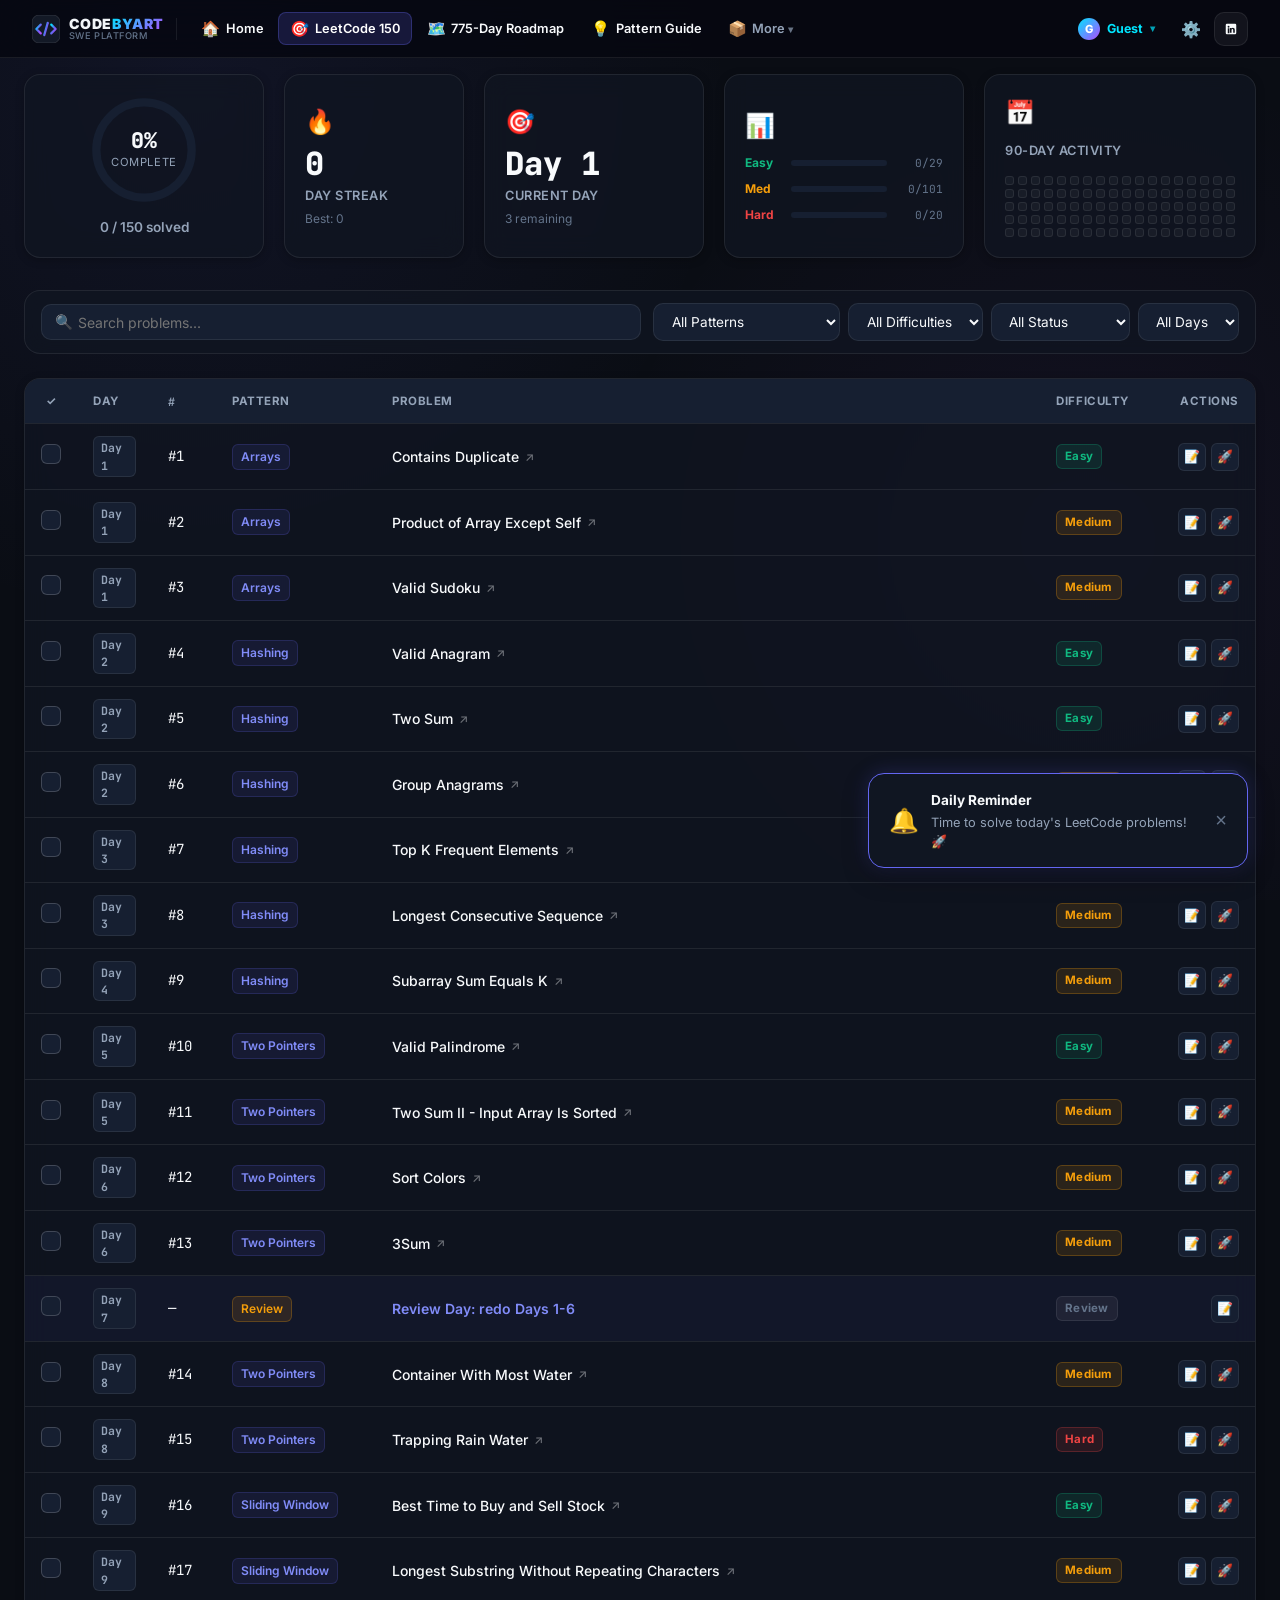
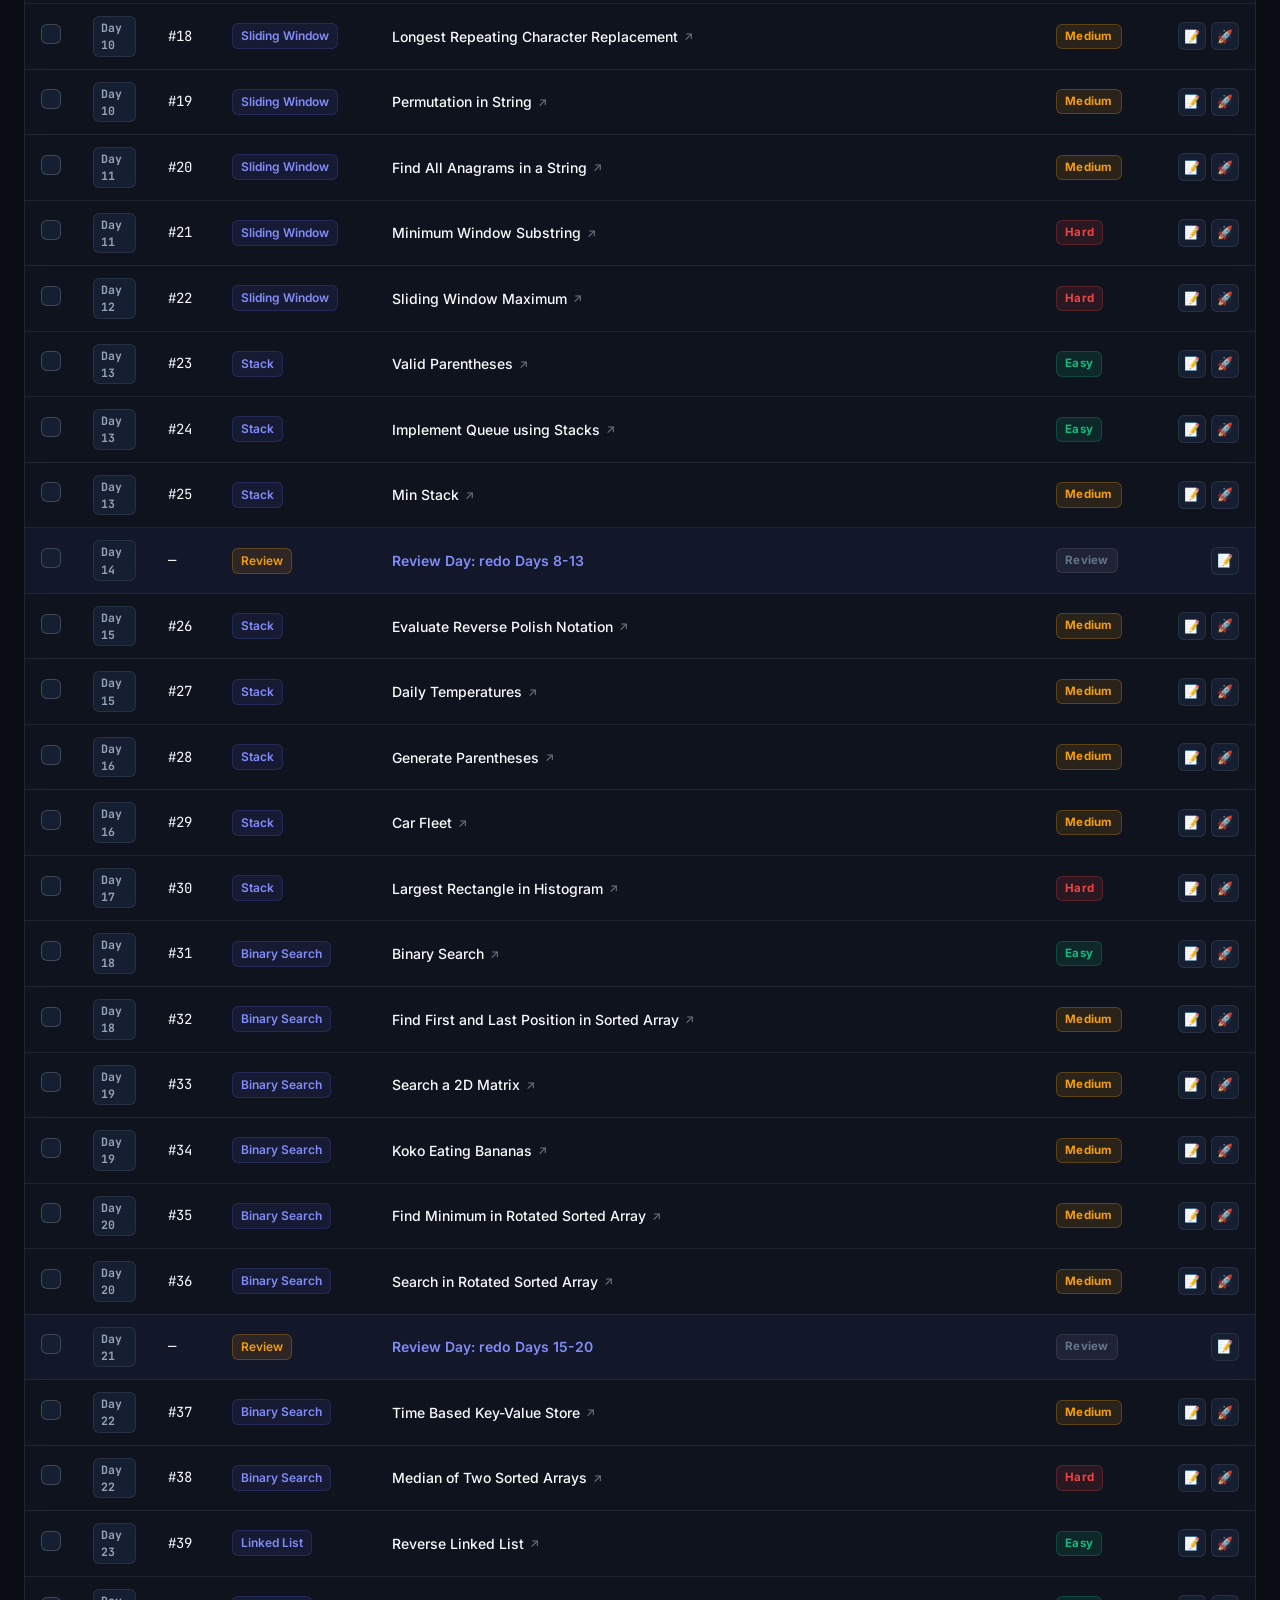
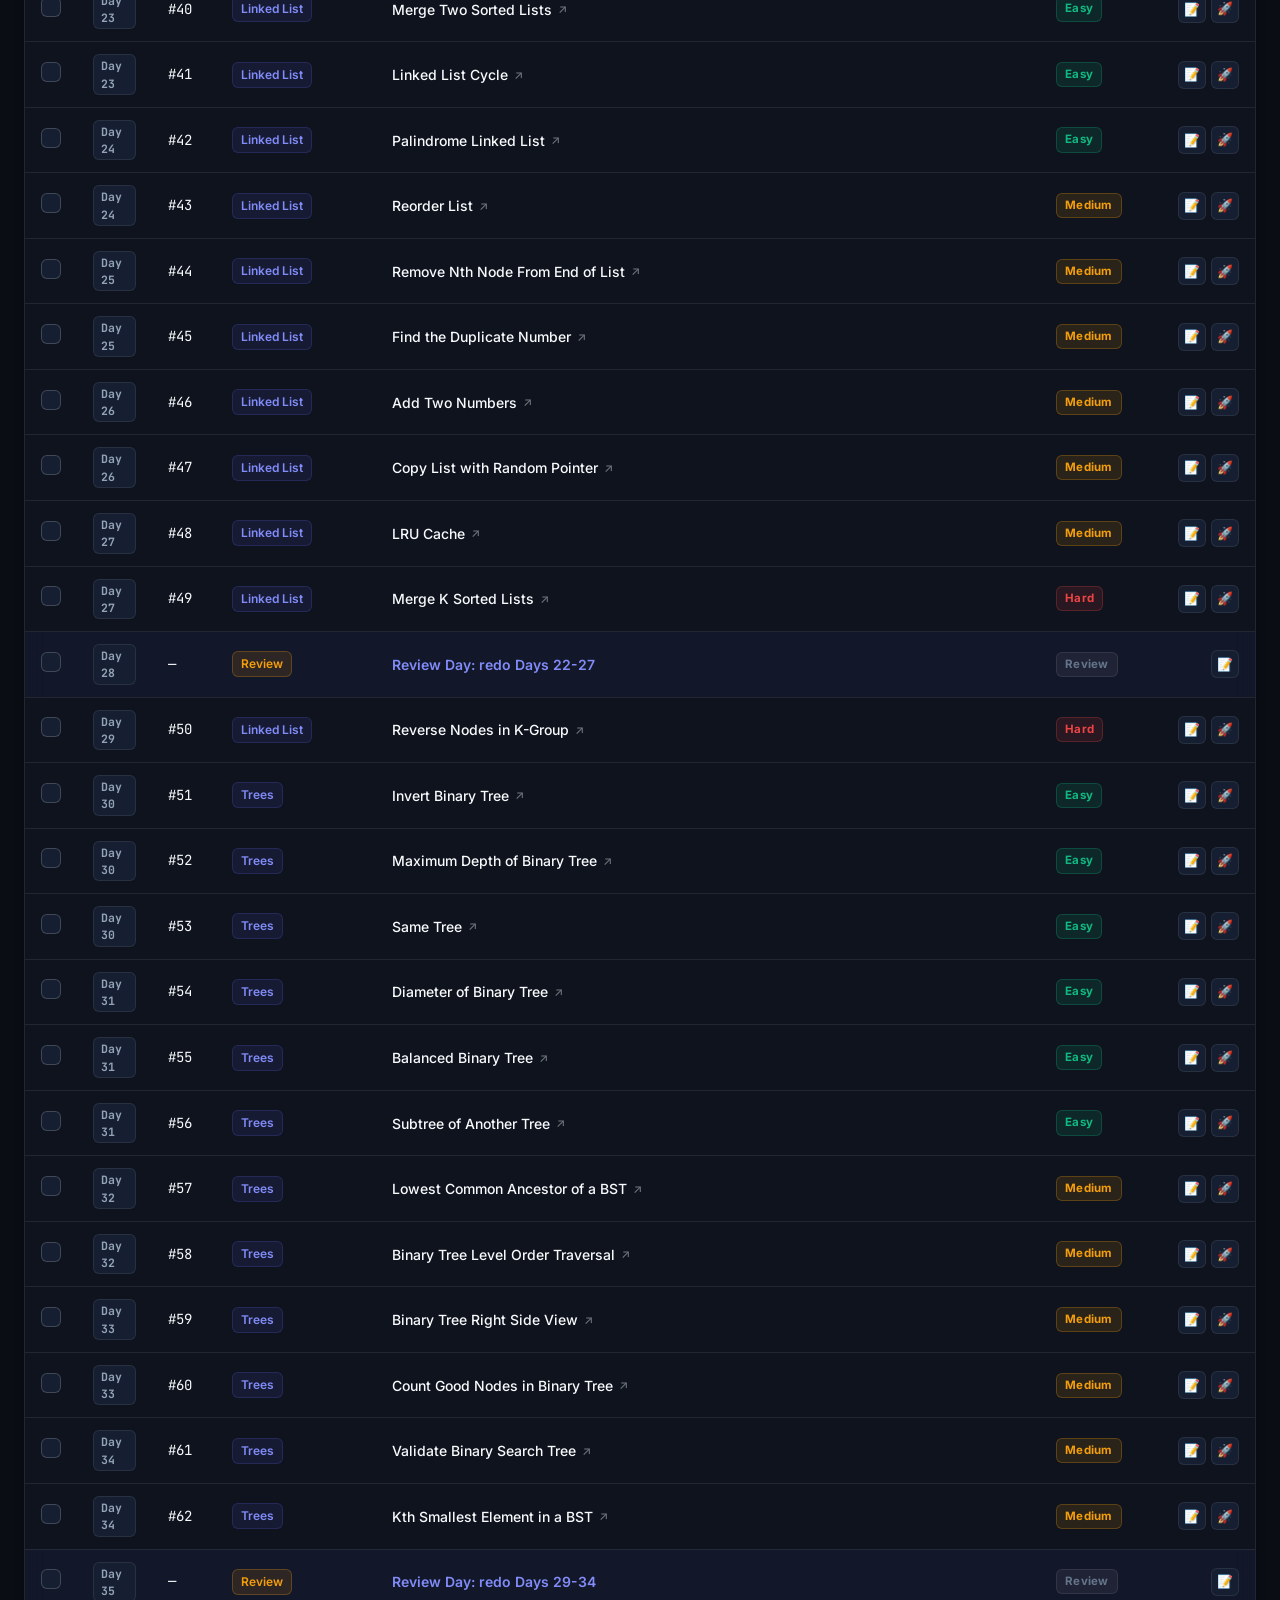
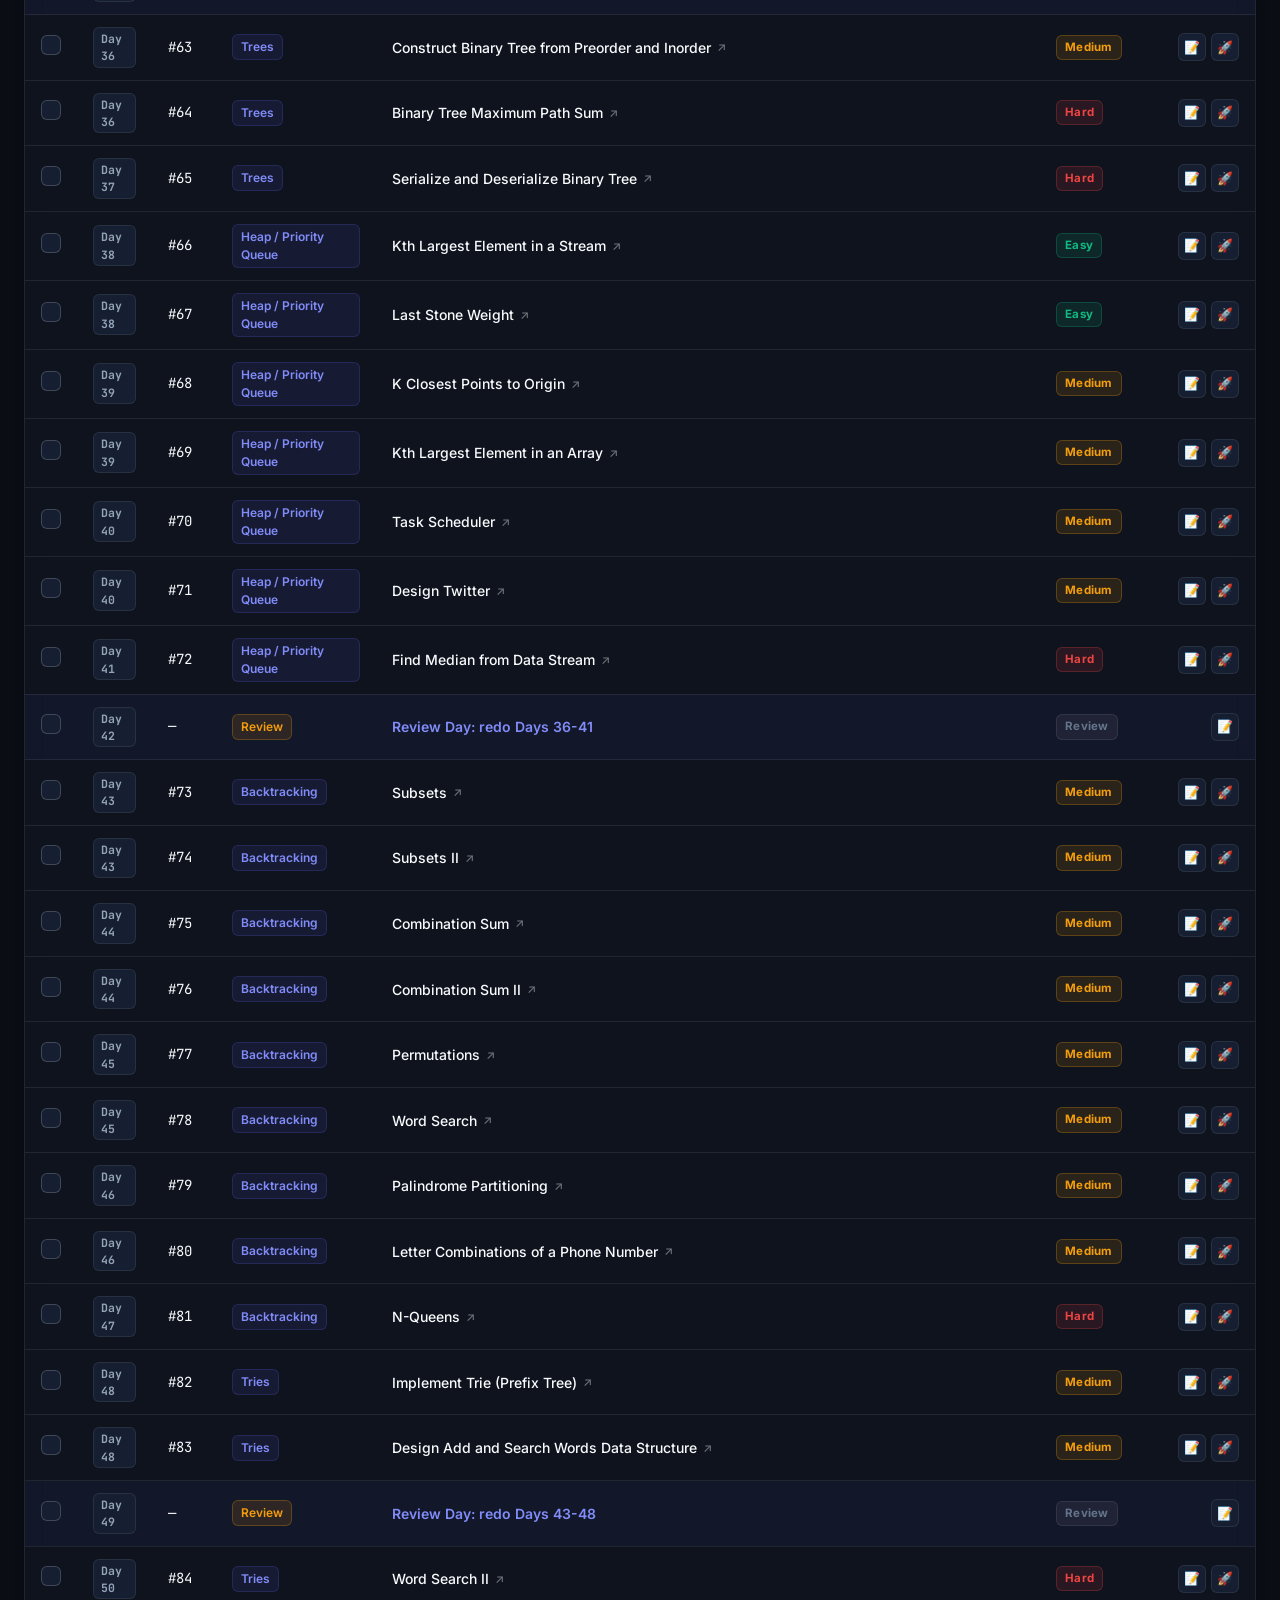
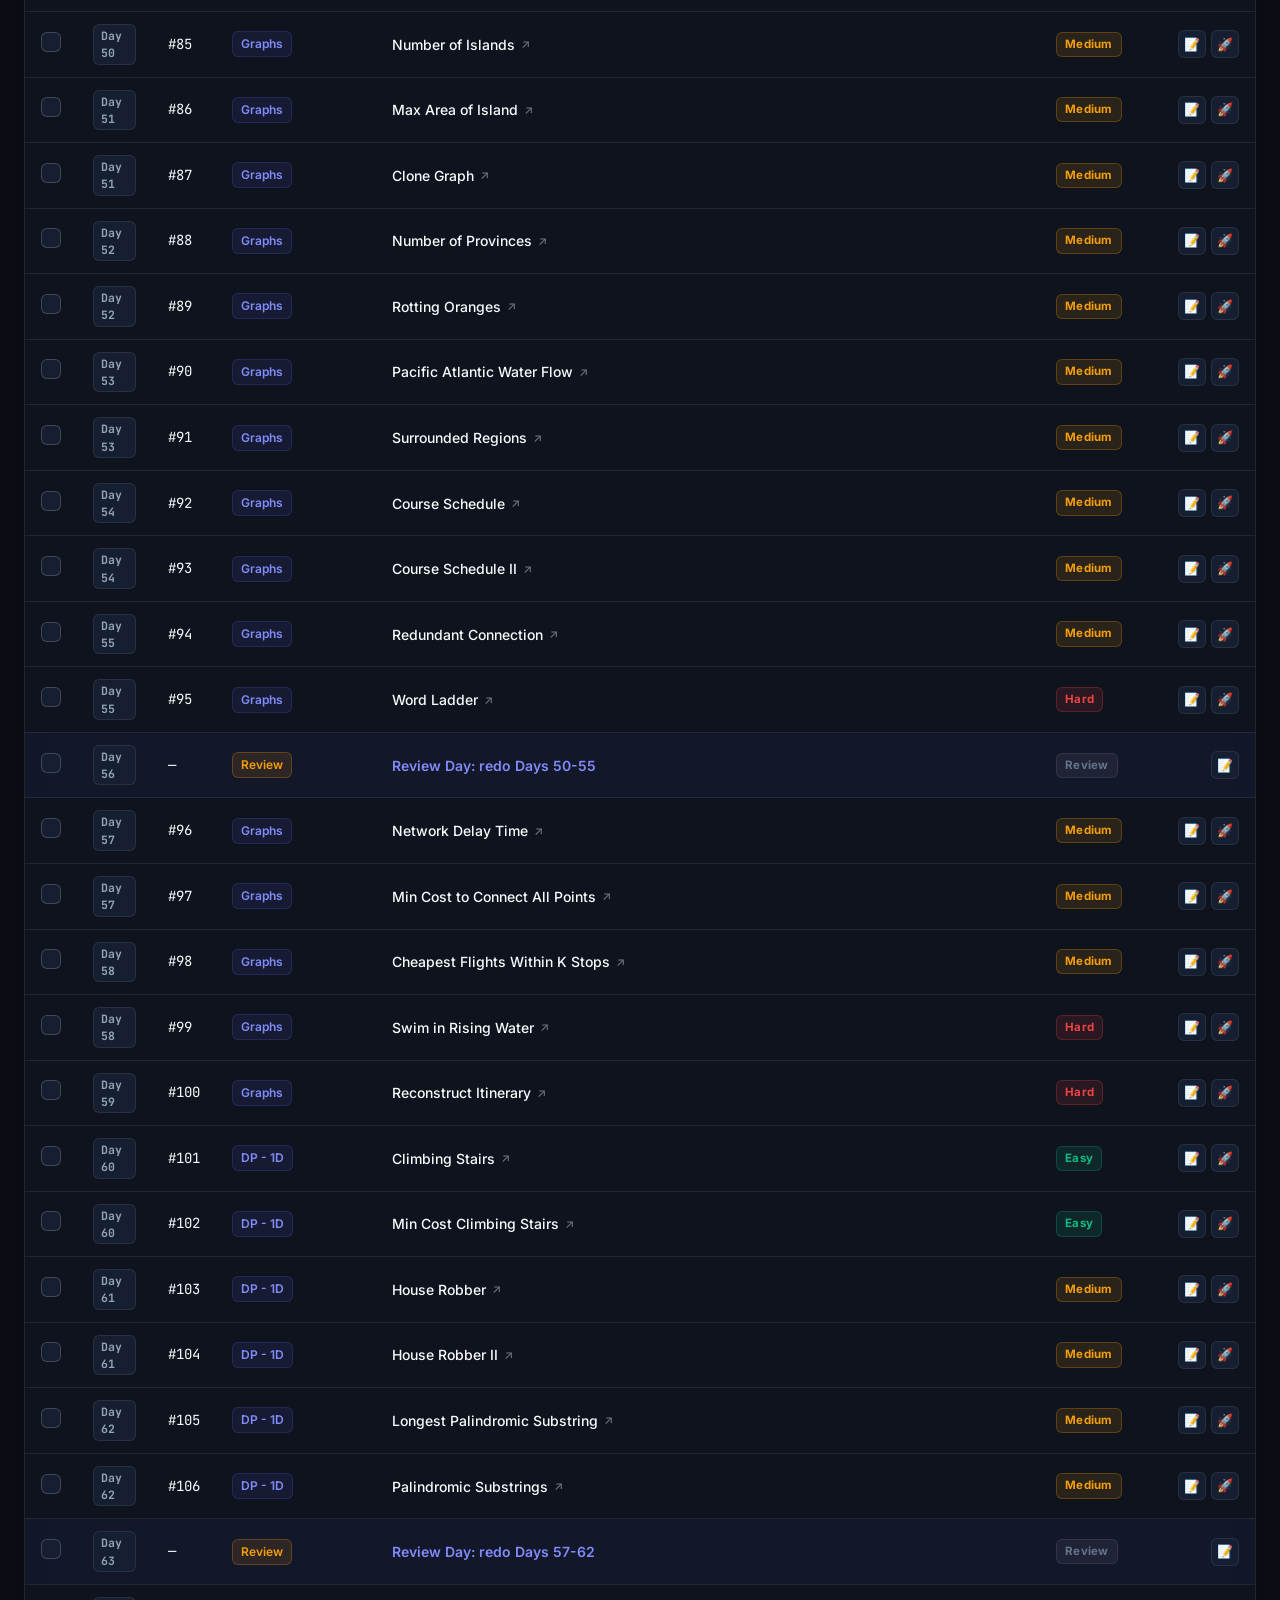
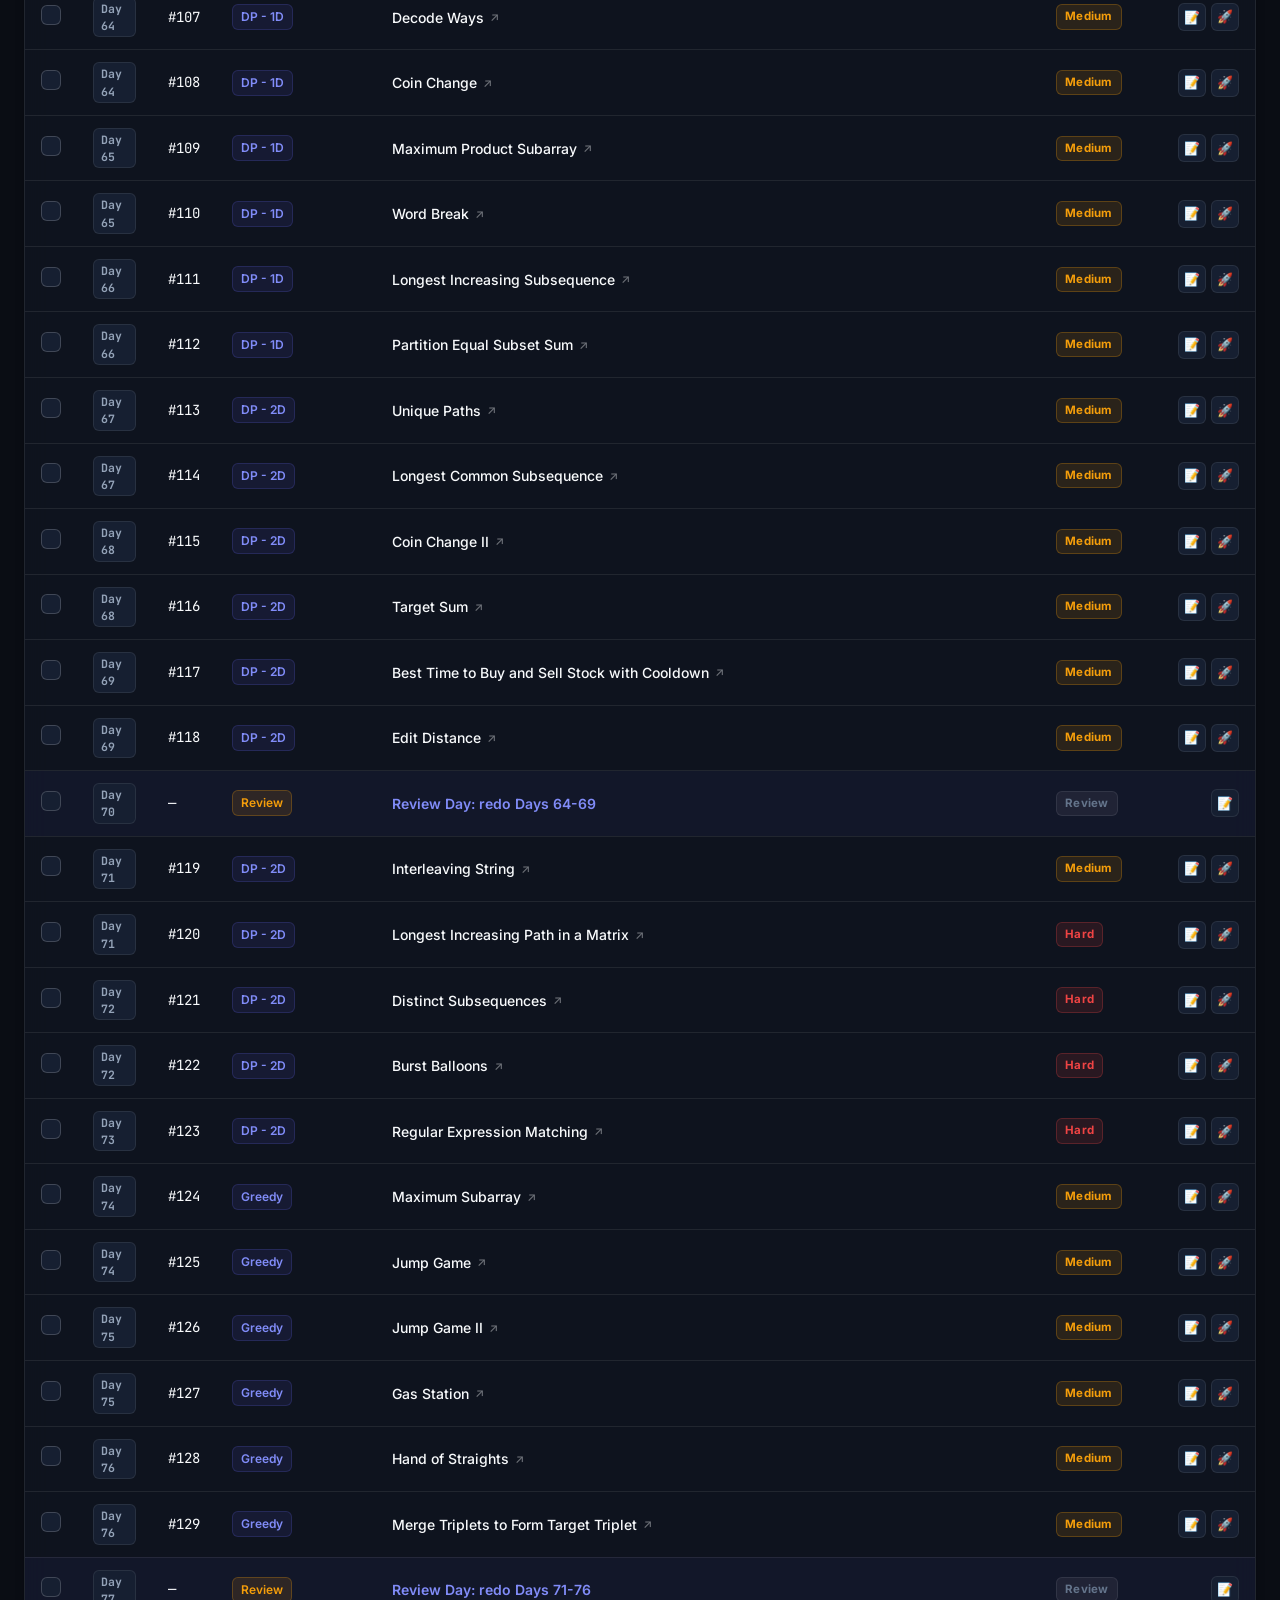
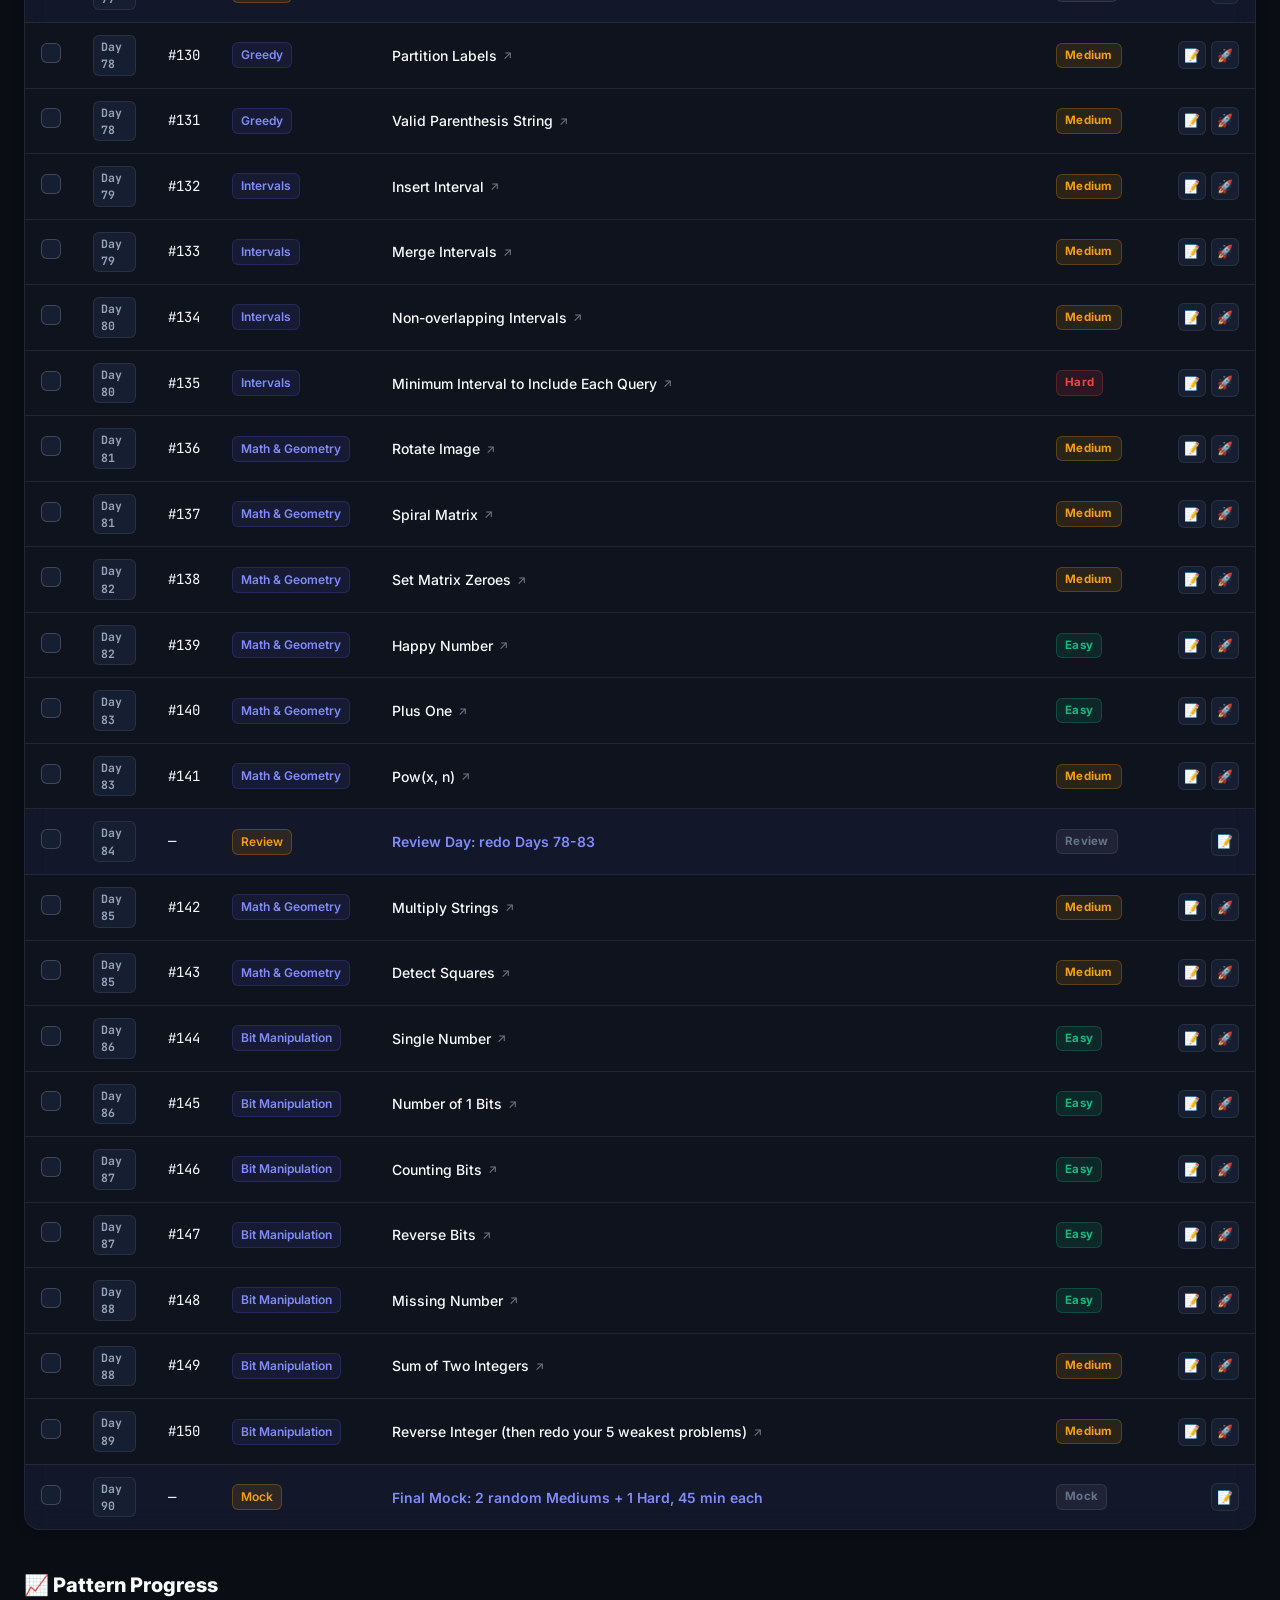
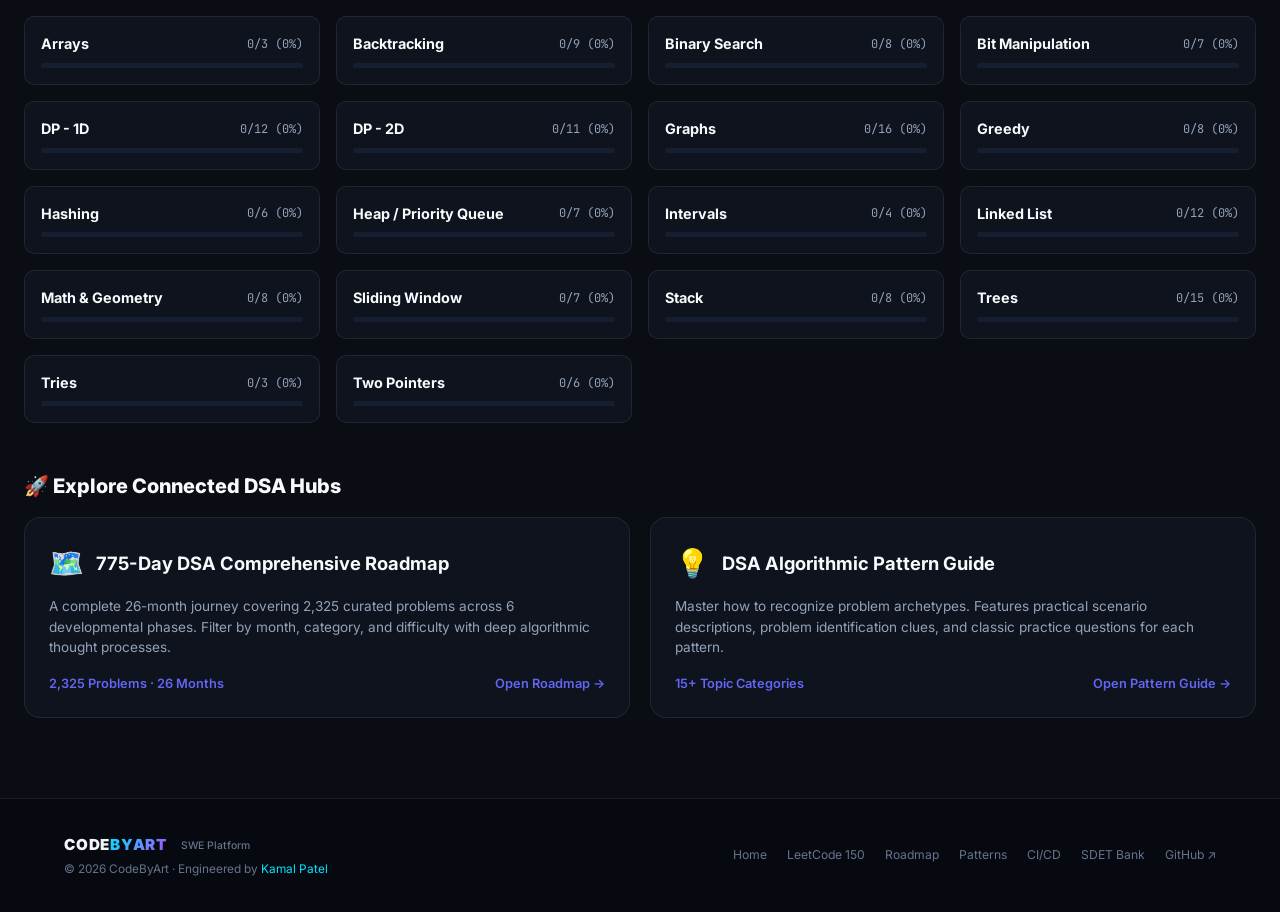
<file: index.html>
<!DOCTYPE html>
<html lang="en">

<head>
    <meta charset="UTF-8">
    <meta name="viewport" content="width=device-width, initial-scale=1.0">
    <title>DSA and Software Engineering V.0.1 | LeetCode 150</title>
    <meta name="description"
        content="DSA and Software Engineering V.0.1 — Interactive 90-day LeetCode 150 roadmap tracker with daily progress, reminders, and streak tracking.">
    <link rel="preconnect" href="https://fonts.googleapis.com">
    <link rel="preconnect" href="https://fonts.gstatic.com" crossorigin>
    <link
        href="https://fonts.googleapis.com/css2?family=Inter:wght@300;400;500;600;700;800;900&family=JetBrains+Mono:wght@400;500;600&display=swap"
        rel="stylesheet">
    <link rel="stylesheet" href="styles.css?v=0.2.0">
    <link rel="stylesheet" href="shared-nav.css?v=0.5.2">
    <style>
        /* Self-Contained Header Dropdown Styling */
        .header-dropdown {
            position: relative;
            display: inline-flex;
            align-items: center;
        }

        .dropdown-trigger {
            cursor: pointer;
            font-family: inherit;
            border: 1px solid var(--border-subtle, rgba(255, 255, 255, 0.12));
            background: var(--bg-surface-elevated, #1a2234);
            color: var(--text-secondary, #94a3b8);
            display: inline-flex;
            align-items: center;
            gap: 0.4rem;
            padding: 0.35rem 0.65rem;
            border-radius: 99px;
            font-size: 0.74rem;
            font-weight: 600;
            transition: all 0.2s ease;
            outline: none;
            -webkit-appearance: none;
            appearance: none;
        }

        .dropdown-trigger:hover,
        .header-dropdown.open .dropdown-trigger {
            color: var(--text-primary, #ffffff);
            border-color: var(--border-accent, #6366f1);
            background: var(--bg-surface, #131926);
        }

        .dropdown-caret {
            transition: transform 0.2s ease;
            opacity: 0.8;
        }

        .header-dropdown:hover .dropdown-caret,
        .header-dropdown.open .dropdown-caret {
            transform: rotate(180deg);
        }

        .dropdown-menu {
            position: absolute;
            top: calc(100% + 8px);
            right: 0;
            width: 250px;
            background: var(--bg-surface-elevated, #151c2c);
            backdrop-filter: blur(20px);
            -webkit-backdrop-filter: blur(20px);
            border: 1px solid var(--border-subtle, rgba(255, 255, 255, 0.12));
            border-radius: 12px;
            box-shadow: 0 16px 36px rgba(0, 0, 0, 0.5), 0 4px 12px rgba(0, 0, 0, 0.3);
            padding: 0.5rem;
            z-index: 1000;
            opacity: 0;
            visibility: hidden;
            transform: translateY(-6px);
            transition: opacity 0.2s cubic-bezier(0.16, 1, 0.3, 1),
                transform 0.2s cubic-bezier(0.16, 1, 0.3, 1),
                visibility 0.2s;
            pointer-events: none;
        }

        .header-dropdown:hover .dropdown-menu,
        .header-dropdown.open .dropdown-menu {
            opacity: 1;
            visibility: visible;
            transform: translateY(0);
            pointer-events: auto;
        }

        .dropdown-header {
            font-size: 0.66rem;
            font-weight: 700;
            text-transform: uppercase;
            letter-spacing: 0.08em;
            color: var(--text-muted, #64748b);
            padding: 0.4rem 0.6rem 0.25rem;
        }

        .dropdown-item {
            display: flex;
            align-items: center;
            gap: 0.65rem;
            padding: 0.55rem 0.65rem;
            border-radius: 8px;
            color: var(--text-secondary, #cbd5e1);
            text-decoration: none !important;
            transition: all 0.15s ease;
        }

        .dropdown-item:hover {
            background: rgba(99, 102, 241, 0.12);
            color: #ffffff;
            text-decoration: none !important;
        }

        .dropdown-item-icon {
            width: 22px;
            height: 22px;
            display: flex;
            align-items: center;
            justify-content: center;
            font-size: 0.95rem;
            flex-shrink: 0;
        }

        .dropdown-item-text {
            display: flex;
            flex-direction: column;
            min-width: 0;
            flex: 1;
        }

        .dropdown-item-title {
            font-weight: 600;
            font-size: 0.8rem;
            color: var(--text-primary, #f1f5f9);
            line-height: 1.25;
            white-space: nowrap;
            overflow: hidden;
            text-overflow: ellipsis;
        }

        .dropdown-item-desc {
            font-size: 0.68rem;
            color: var(--text-muted, #94a3b8);
            line-height: 1.2;
            margin-top: 2px;
        }

        .dropdown-external {
            font-size: 0.75rem;
            color: var(--text-muted, #64748b);
            margin-left: auto;
            opacity: 0.7;
        }

        .dropdown-divider {
            height: 1px;
            background: var(--border-subtle, rgba(255, 255, 255, 0.08));
            margin: 0.35rem 0;
        }

        [data-theme="light"] .dropdown-menu {
            background: #ffffff;
            border-color: rgba(0, 0, 0, 0.1);
            box-shadow: 0 12px 30px rgba(0, 0, 0, 0.12);
        }

        [data-theme="light"] .dropdown-item:hover {
            background: rgba(99, 102, 241, 0.08);
        }

        [data-theme="light"] .dropdown-item-title {
            color: #1e293b;
        }

        /* Self-Contained Nav More Dropdown Styling */
        .nav-more-dropdown {
            position: relative;
            display: inline-flex;
            align-items: center;
        }

        .nav-more-trigger {
            cursor: pointer;
            font-family: inherit;
            border: none;
            background: transparent;
            color: var(--text-secondary, #94a3b8);
            display: inline-flex;
            align-items: center;
            gap: 0.45rem;
            padding: 0.45rem 0.85rem;
            border-radius: var(--radius-sm, 6px);
            font-size: 0.825rem;
            font-weight: 600;
            transition: all 0.2s ease;
            outline: none;
            -webkit-appearance: none;
            appearance: none;
            white-space: nowrap;
            line-height: inherit;
        }

        .nav-more-trigger:hover,
        .nav-more-dropdown:hover .nav-more-trigger,
        .nav-more-dropdown.open .nav-more-trigger {
            color: var(--text-primary, #ffffff);
            background: rgba(255, 255, 255, 0.05);
        }

        .nav-more-trigger .more-caret {
            display: inline-block;
            transition: transform 0.2s ease;
            font-size: 0.65rem;
            margin-left: 0.15rem;
        }

        .nav-more-dropdown:hover .more-caret,
        .nav-more-dropdown.open .more-caret {
            transform: rotate(180deg);
        }

        .nav-more-menu {
            position: absolute;
            top: calc(100% + 8px);
            left: 0;
            width: 250px;
            background: var(--bg-surface-elevated, #161f31);
            backdrop-filter: blur(20px);
            -webkit-backdrop-filter: blur(20px);
            border: 1px solid var(--border-subtle, rgba(255, 255, 255, 0.12));
            border-radius: var(--radius-md, 10px);
            box-shadow: 0 16px 36px rgba(0, 0, 0, 0.5), 0 4px 12px rgba(0, 0, 0, 0.3);
            padding: 0.5rem;
            z-index: 1000;
            opacity: 0;
            visibility: hidden;
            transform: translateY(-6px);
            transition: opacity 0.2s cubic-bezier(0.16, 1, 0.3, 1),
                        transform 0.2s cubic-bezier(0.16, 1, 0.3, 1),
                        visibility 0.2s;
            pointer-events: none;
        }

        .nav-more-dropdown:hover .nav-more-menu,
        .nav-more-dropdown.open .nav-more-menu {
            opacity: 1;
            visibility: visible;
            transform: translateY(0);
            pointer-events: auto;
        }

        .nav-more-header {
            font-size: 0.66rem;
            font-weight: 700;
            text-transform: uppercase;
            letter-spacing: 0.08em;
            color: var(--text-muted, #64748b);
            padding: 0.4rem 0.6rem 0.25rem;
        }

        .nav-more-item {
            display: flex;
            align-items: center;
            gap: 0.65rem;
            padding: 0.55rem 0.65rem;
            border-radius: var(--radius-sm, 6px);
            color: var(--text-secondary, #cbd5e1);
            text-decoration: none !important;
            transition: all 0.15s ease;
        }

        .nav-more-item:hover {
            background: rgba(99, 102, 241, 0.12);
            color: #ffffff;
            text-decoration: none !important;
        }

        .nav-more-item.active {
            background: rgba(99, 102, 241, 0.18);
            color: var(--accent-primary, #6366f1);
        }

        .nav-more-item-icon {
            width: 22px;
            height: 22px;
            display: flex;
            align-items: center;
            justify-content: center;
            font-size: 1rem;
            flex-shrink: 0;
        }

        .nav-more-item-text {
            display: flex;
            flex-direction: column;
            min-width: 0;
            flex: 1;
        }

        .nav-more-item-title {
            font-weight: 600;
            font-size: 0.8rem;
            color: var(--text-primary, #f1f5f9);
            line-height: 1.25;
            white-space: nowrap;
            overflow: hidden;
            text-overflow: ellipsis;
        }

        .nav-more-item-desc {
            font-size: 0.68rem;
            color: var(--text-muted, #94a3b8);
            line-height: 1.2;
            margin-top: 2px;
        }

        [data-theme="light"] .nav-more-menu {
            background: #ffffff;
            border-color: rgba(0, 0, 0, 0.1);
            box-shadow: 0 12px 30px rgba(0, 0, 0, 0.12);
        }

        [data-theme="light"] .nav-more-item:hover {
            background: rgba(99, 102, 241, 0.08);
        }

        [data-theme="light"] .nav-more-item-title {
            color: #1e293b;
        }
    </style>
</head>

<body>
    <!-- Reminder Toast -->
    <div id="reminder-toast" class="reminder-toast hidden">
        <div class="toast-icon">🔔</div>
        <div class="toast-content">
            <span class="toast-title">Daily Reminder</span>
            <span class="toast-msg" id="toast-msg"></span>
        </div>
        <button class="toast-close" onclick="closeToast()" aria-label="Close">&times;</button>
    </div>

    <!-- Reminder Settings Modal -->
    <div id="reminder-modal" class="modal-overlay hidden">
        <div class="modal">
            <div class="modal-header">
                <h2>⏰ Reminder Settings</h2>
                <button class="modal-close" onclick="closeReminderModal()" aria-label="Close">&times;</button>
            </div>
            <div class="modal-body">
                <div class="form-group">
                    <label for="reminder-time">Daily Reminder Time</label>
                    <input type="time" id="reminder-time" value="09:00">
                </div>
                <div class="form-group">
                    <label class="toggle-label">
                        <span>Enable Browser Notifications</span>
                        <input type="checkbox" id="reminder-enabled" checked>
                        <span class="toggle-slider"></span>
                    </label>
                </div>
                <div class="form-group">
                    <label for="reminder-message">Custom Message</label>
                    <input type="text" id="reminder-message" placeholder="Time to solve LeetCode problems! 🚀"
                        value="Time to solve LeetCode problems! 🚀">
                </div>
                <div class="reminder-status" id="reminder-status"></div>
            </div>
            <div class="modal-footer">
                <button class="btn btn-secondary" onclick="closeReminderModal()">Cancel</button>
                <button class="btn btn-primary" onclick="saveReminderSettings()">Save & Enable</button>
            </div>
        </div>
    </div>

    <!-- Notes Modal -->
    <div id="notes-modal" class="modal-overlay hidden">
        <div class="modal">
            <div class="modal-header">
                <h2 id="notes-modal-title">📝 Problem Notes</h2>
                <button class="modal-close" onclick="closeNotesModal()" aria-label="Close">&times;</button>
            </div>
            <div class="modal-body">
                <textarea id="notes-textarea" rows="8"
                    placeholder="Write your notes, approach, time complexity, etc..."></textarea>
            </div>
            <div class="modal-footer">
                <button class="btn btn-secondary" onclick="closeNotesModal()">Cancel</button>
                <button class="btn btn-primary" onclick="saveNotes()">Save Notes</button>
            </div>
        </div>
    </div>

    <!-- Reset Confirmation Modal -->
    <div id="reset-modal" class="modal-overlay hidden">
        <div class="modal modal-sm">
            <div class="modal-header">
                <h2>⚠️ Reset All Progress</h2>
                <button class="modal-close" onclick="closeResetModal()" aria-label="Close">&times;</button>
            </div>
            <div class="modal-body">
                <p>This will permanently delete all your progress, notes, and streak data. This action cannot be undone.
                </p>
                <p style="margin-top:12px;"><strong>Type "RESET" to confirm:</strong></p>
                <input type="text" id="reset-confirm-input" placeholder="Type RESET" style="margin-top:8px;">
            </div>
            <div class="modal-footer">
                <button class="btn btn-secondary" onclick="closeResetModal()">Cancel</button>
                <button class="btn btn-danger" onclick="confirmReset()">Reset Everything</button>
            </div>
        </div>
    </div>

    <div class="app-container">

        <!-- Hero Stats Section -->
        <header class="hero">
            <div class="hero-grid">
                <!-- Progress Ring -->
                <div class="stat-card hero-card">
                    <div class="progress-ring-container">
                        <svg class="progress-ring" viewBox="0 0 120 120">
                            <circle class="progress-ring-bg" cx="60" cy="60" r="52" />
                            <circle class="progress-ring-fill" id="progress-ring" cx="60" cy="60" r="52" />
                        </svg>
                        <div class="progress-ring-text">
                            <span class="ring-value" id="ring-percent">0%</span>
                            <span class="ring-label">Complete</span>
                        </div>
                    </div>
                    <div class="stat-detail">
                        <span id="solved-count">0</span> / <span id="total-count">150</span> solved
                    </div>
                </div>

                <!-- Streak -->
                <div class="stat-card">
                    <div class="stat-icon">🔥</div>
                    <div class="stat-value" id="streak-count">0</div>
                    <div class="stat-label">Day Streak</div>
                    <div class="stat-sub" id="best-streak">Best: 0</div>
                </div>

                <!-- Today's Target -->
                <div class="stat-card">
                    <div class="stat-icon">🎯</div>
                    <div class="stat-value" id="today-day">—</div>
                    <div class="stat-label">Current Day</div>
                    <div class="stat-sub" id="today-problems">—</div>
                </div>

                <!-- Difficulty Breakdown -->
                <div class="stat-card">
                    <div class="stat-icon">📊</div>
                    <div class="difficulty-bars">
                        <div class="diff-bar-row">
                            <span class="diff-label easy">Easy</span>
                            <div class="diff-bar-track">
                                <div class="diff-bar-fill easy" id="easy-bar"></div>
                            </div>
                            <span class="diff-count" id="easy-count">0/0</span>
                        </div>
                        <div class="diff-bar-row">
                            <span class="diff-label medium">Med</span>
                            <div class="diff-bar-track">
                                <div class="diff-bar-fill medium" id="medium-bar"></div>
                            </div>
                            <span class="diff-count" id="medium-count">0/0</span>
                        </div>
                        <div class="diff-bar-row">
                            <span class="diff-label hard">Hard</span>
                            <div class="diff-bar-track">
                                <div class="diff-bar-fill hard" id="hard-bar"></div>
                            </div>
                            <span class="diff-count" id="hard-count">0/0</span>
                        </div>
                    </div>
                </div>

                <!-- Daily Heatmap (mini) -->
                <div class="stat-card stat-card-wide">
                    <div class="stat-icon">📅</div>
                    <div class="stat-label" style="margin-bottom:8px;">90-Day Activity</div>
                    <div class="heatmap" id="heatmap"></div>
                </div>
            </div>
        </header>

        <!-- Filters & Search -->
        <section class="controls-bar">
            <div class="search-box">
                <span class="search-icon">🔍</span>
                <input type="text" id="search-input" placeholder="Search problems..." oninput="renderProblems()">
            </div>
            <div class="filter-group">
                <select id="filter-pattern" onchange="renderProblems()">
                    <option value="all">All Patterns</option>
                </select>
                <select id="filter-difficulty" onchange="renderProblems()">
                    <option value="all">All Difficulties</option>
                    <option value="Easy">Easy</option>
                    <option value="Medium">Medium</option>
                    <option value="Hard">Hard</option>
                </select>
                <select id="filter-status" onchange="renderProblems()">
                    <option value="all">All Status</option>
                    <option value="done">✅ Completed</option>
                    <option value="pending">⬜ Pending</option>
                </select>
                <select id="filter-day" onchange="renderProblems()">
                    <option value="all">All Days</option>
                </select>
            </div>
        </section>

        <!-- Problems Table -->
        <main class="problems-section">
            <div class="table-container">
                <table class="problems-table" id="problems-table">
                    <thead>
                        <tr>
                            <th class="col-check">✓</th>
                            <th class="col-day">Day</th>
                            <th class="col-num">#</th>
                            <th class="col-pattern">Pattern</th>
                            <th class="col-problem">Problem</th>
                            <th class="col-diff">Difficulty</th>
                            <th class="col-actions">Actions</th>
                        </tr>
                    </thead>
                    <tbody id="problems-tbody"></tbody>
                </table>
            </div>
        </main>

        <!-- Pattern Progress Cards -->
        <section class="pattern-section">
            <h2 class="section-title">📈 Pattern Progress</h2>
            <div class="pattern-grid" id="pattern-grid"></div>
        </section>

        <!-- Companion Learning Portals -->
        <section class="companions-section">
            <h2 class="section-title">🚀 Explore Connected DSA Hubs</h2>
            <div class="companions-grid">
                <a href="dsa_roadmap.html" class="companion-card">
                    <div>
                        <div class="companion-card-header">
                            <span class="companion-icon">🗺️</span>
                            <span class="companion-title">775-Day DSA Comprehensive Roadmap</span>
                        </div>
                        <p class="companion-desc">
                            A complete 26-month journey covering 2,325 curated problems across 6 developmental phases.
                            Filter by month, category, and difficulty with deep algorithmic thought processes.
                        </p>
                    </div>
                    <div class="companion-footer">
                        <span>2,325 Problems &middot; 26 Months</span>
                        <span>Open Roadmap &rarr;</span>
                    </div>
                </a>

                <a href="dsa_pattern_guide.html" class="companion-card">
                    <div>
                        <div class="companion-card-header">
                            <span class="companion-icon">💡</span>
                            <span class="companion-title">DSA Algorithmic Pattern Guide</span>
                        </div>
                        <p class="companion-desc">
                            Master how to recognize problem archetypes. Features practical scenario descriptions,
                            problem identification clues, and classic practice questions for each pattern.
                        </p>
                    </div>
                    <div class="companion-footer">
                        <span>15+ Topic Categories</span>
                        <span>Open Pattern Guide &rarr;</span>
                    </div>
                </a>
            </div>
        </section>

    </div>

    <script src="data.js?v=0.2.0"></script>
    <script src="app.js?v=0.2.0"></script>
    <script src="shared-nav.js?v=0.5.2" data-page="leetcode"></script>
</body>

</html>
</file>
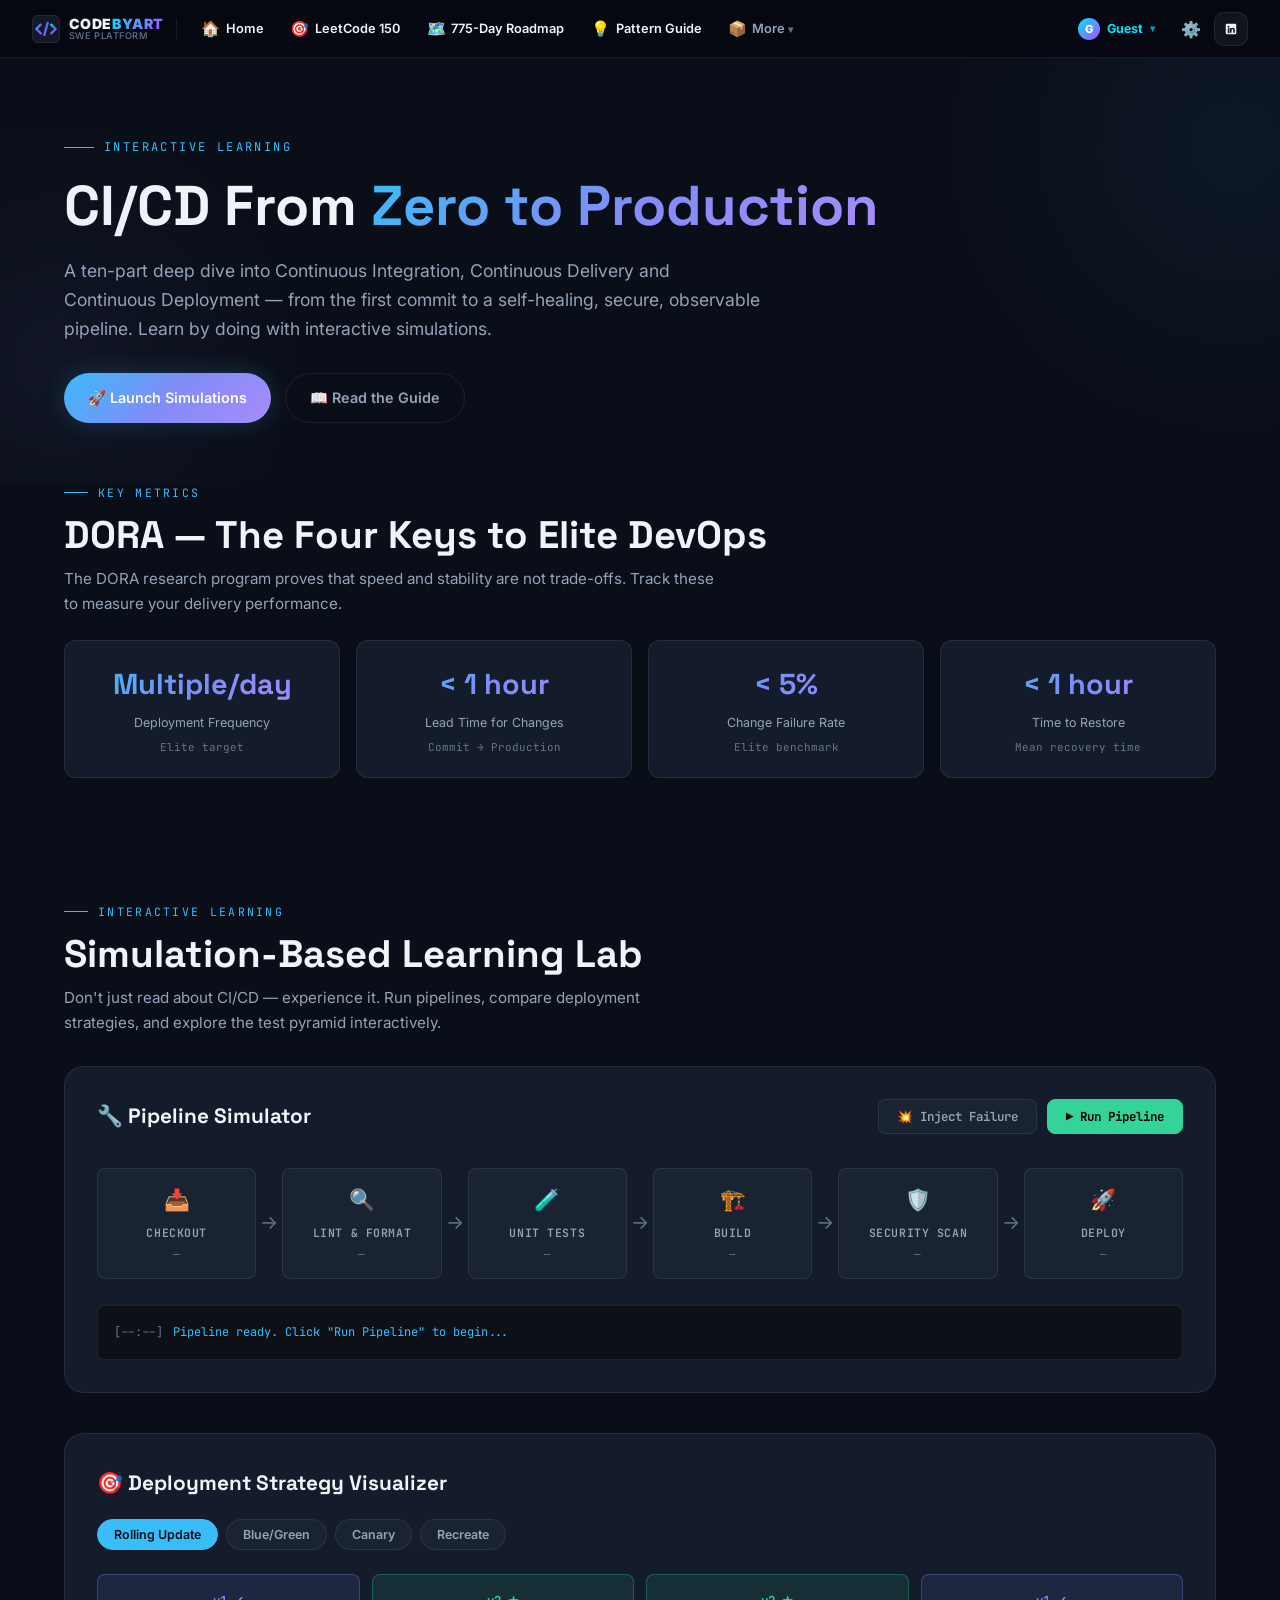
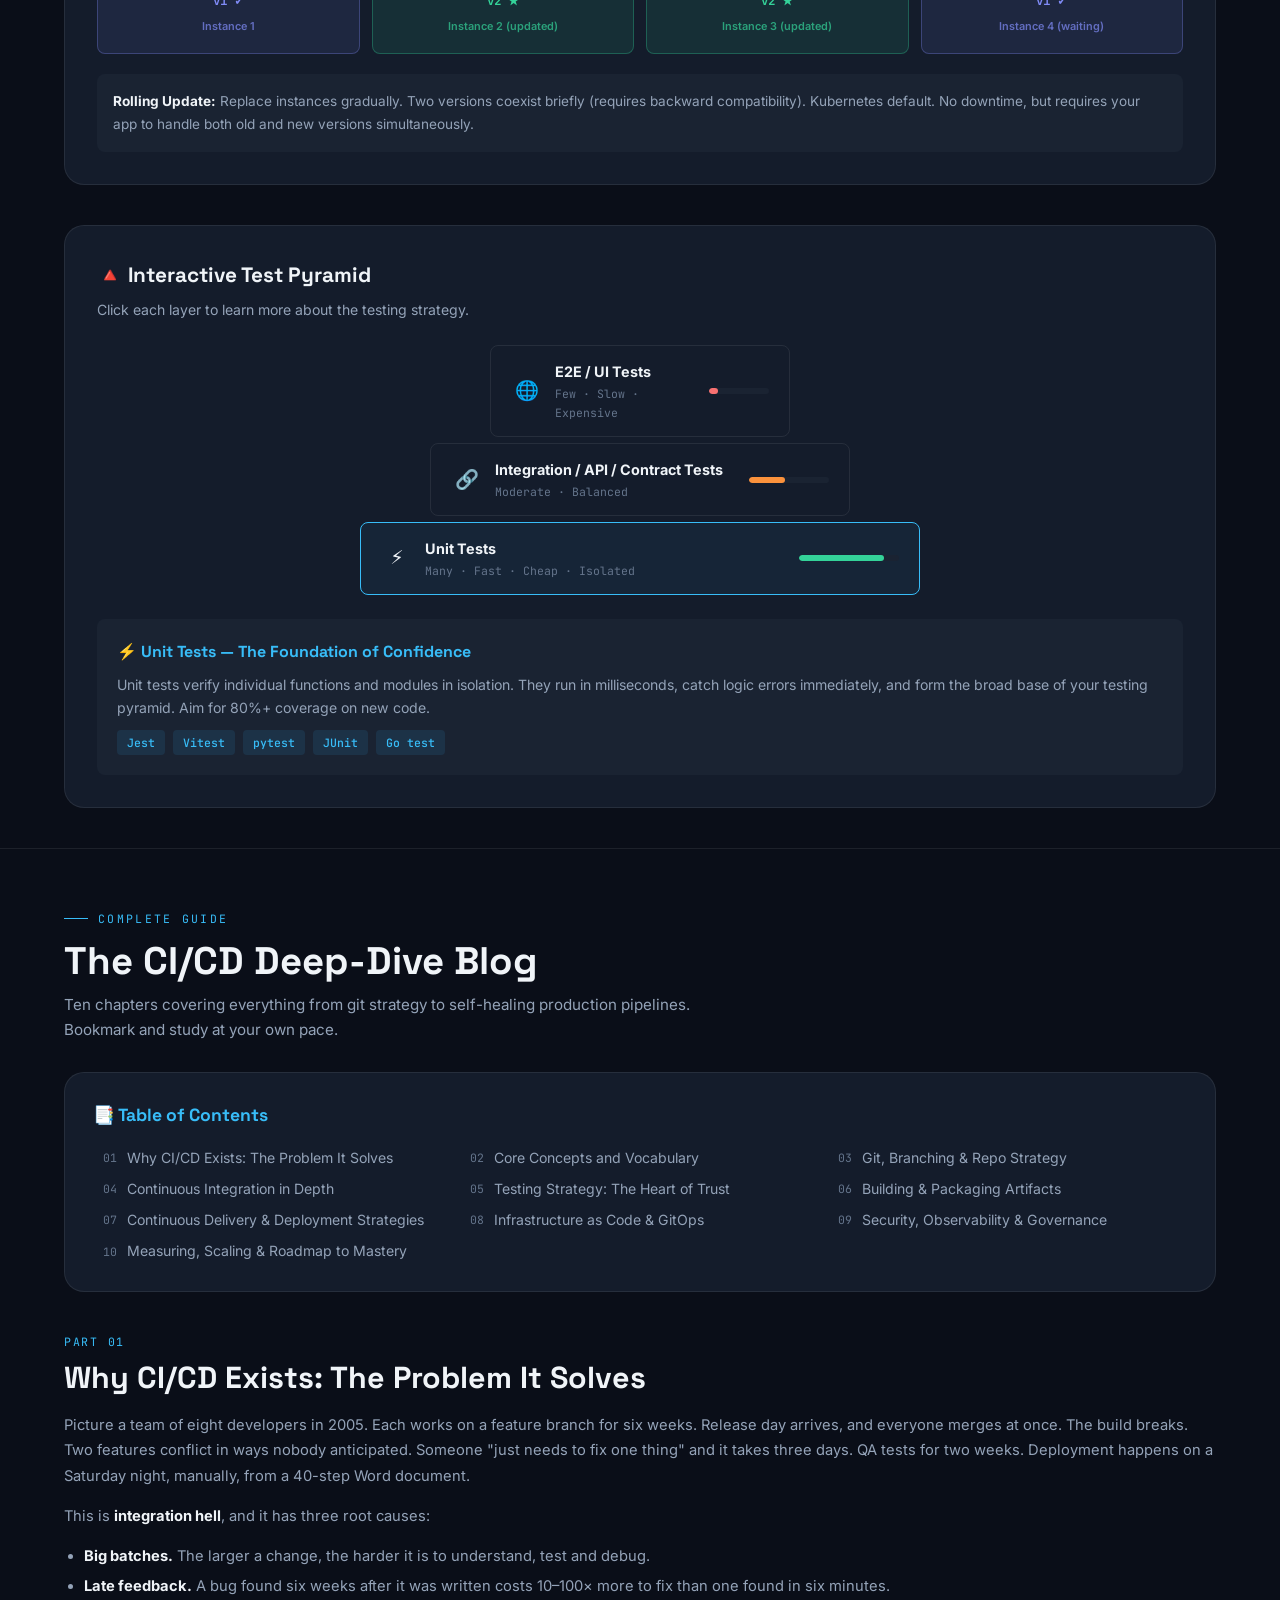
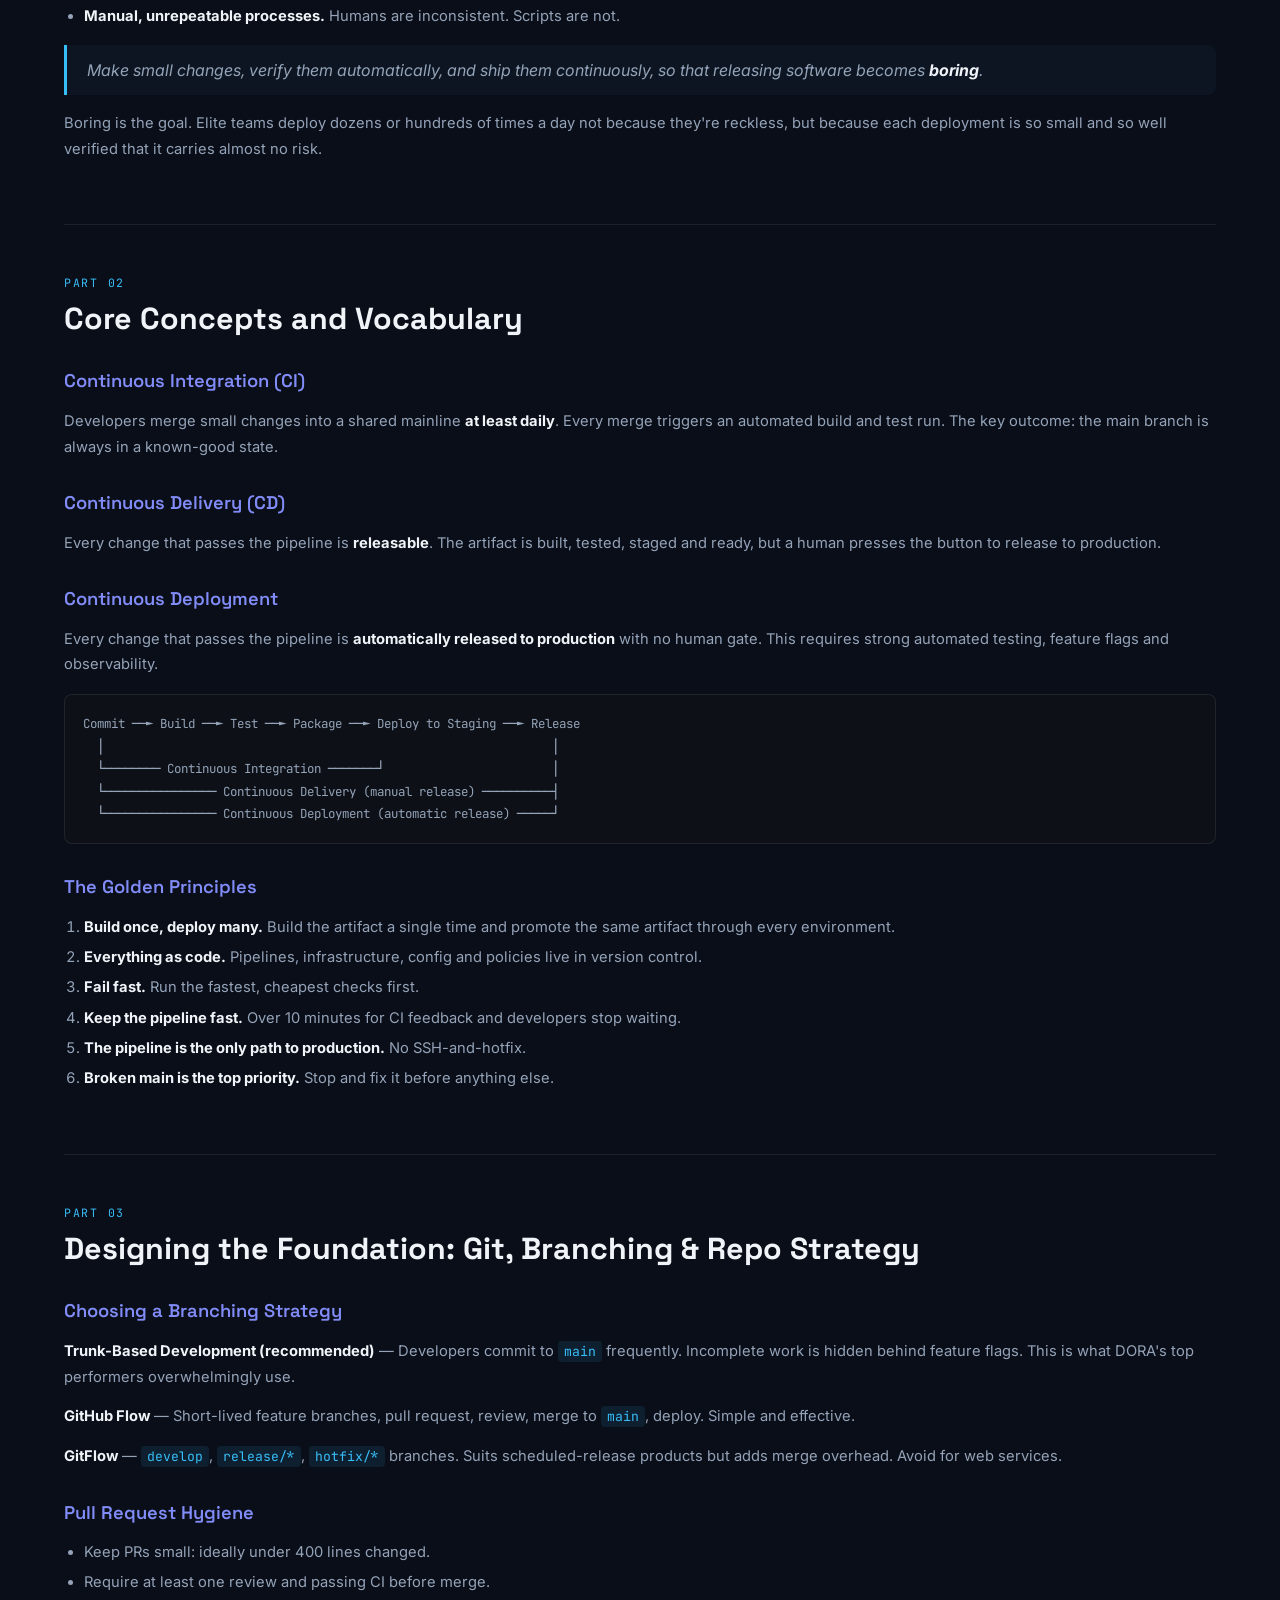
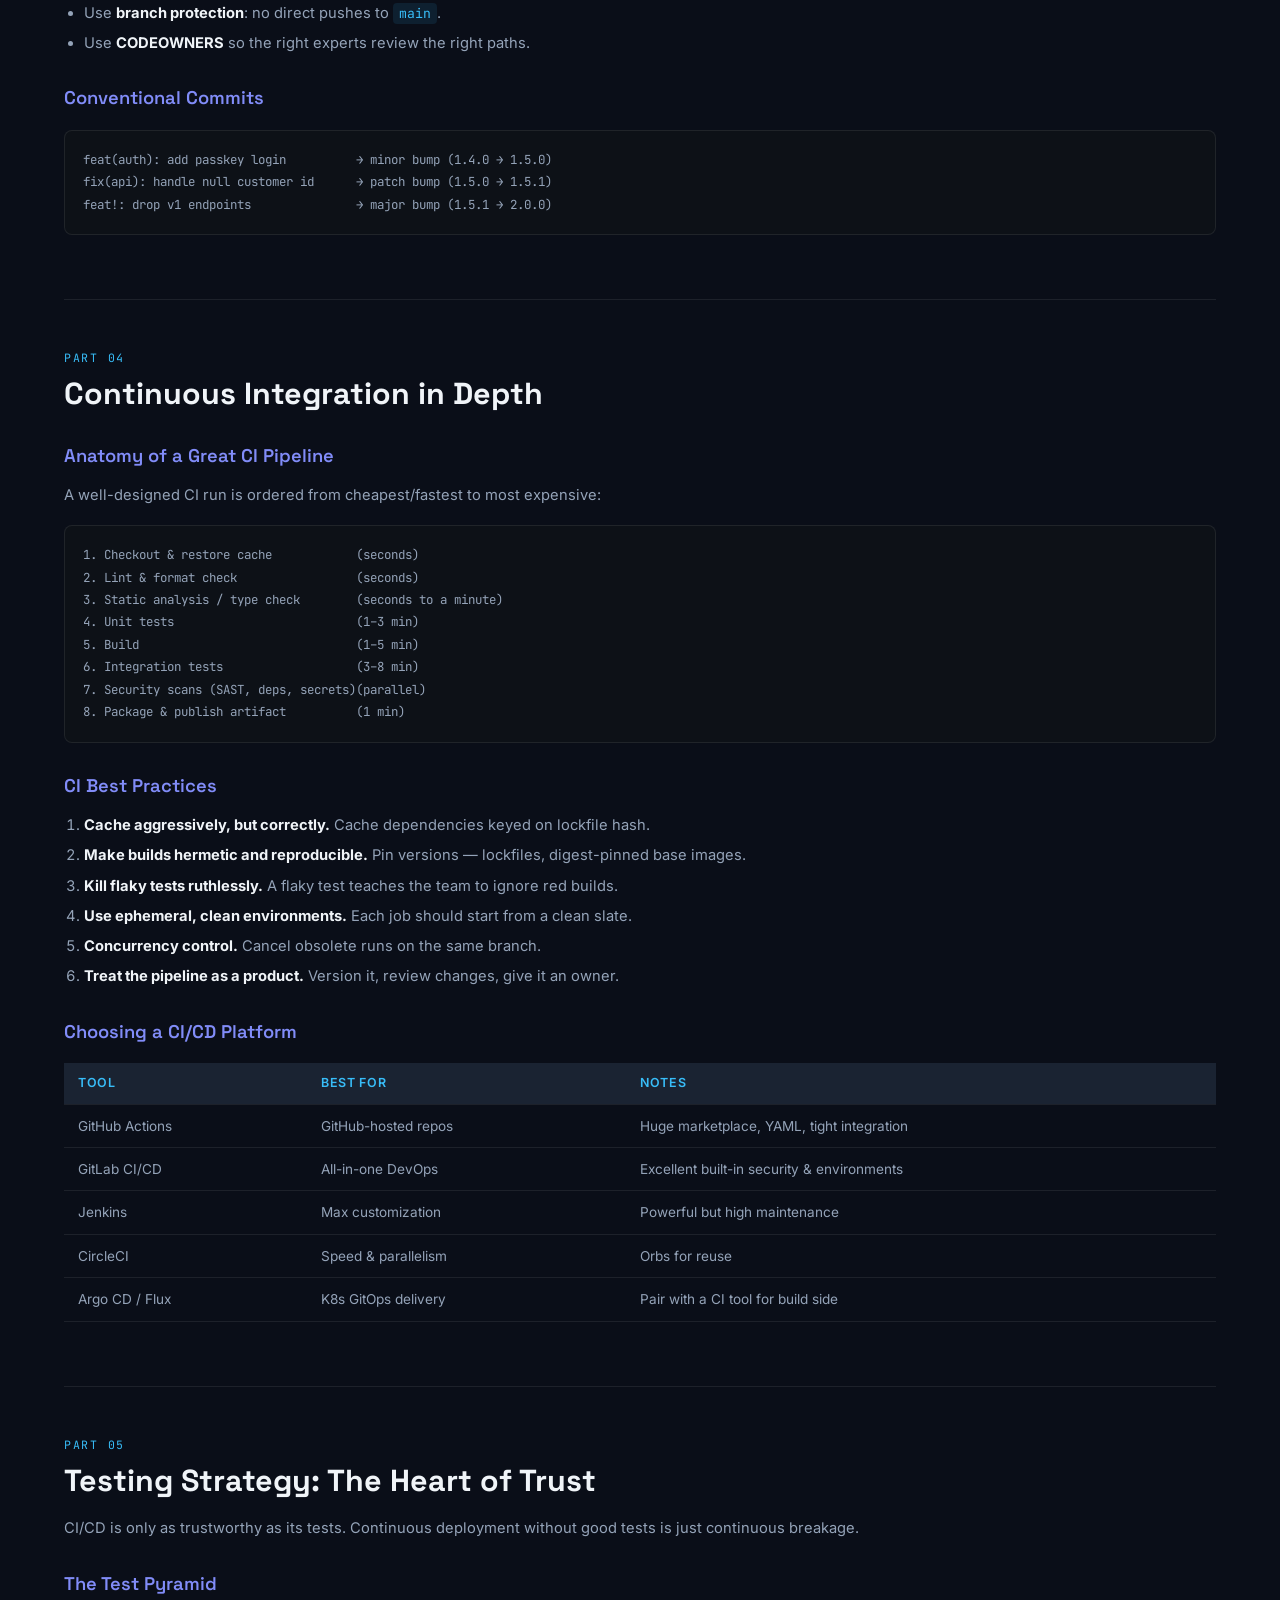
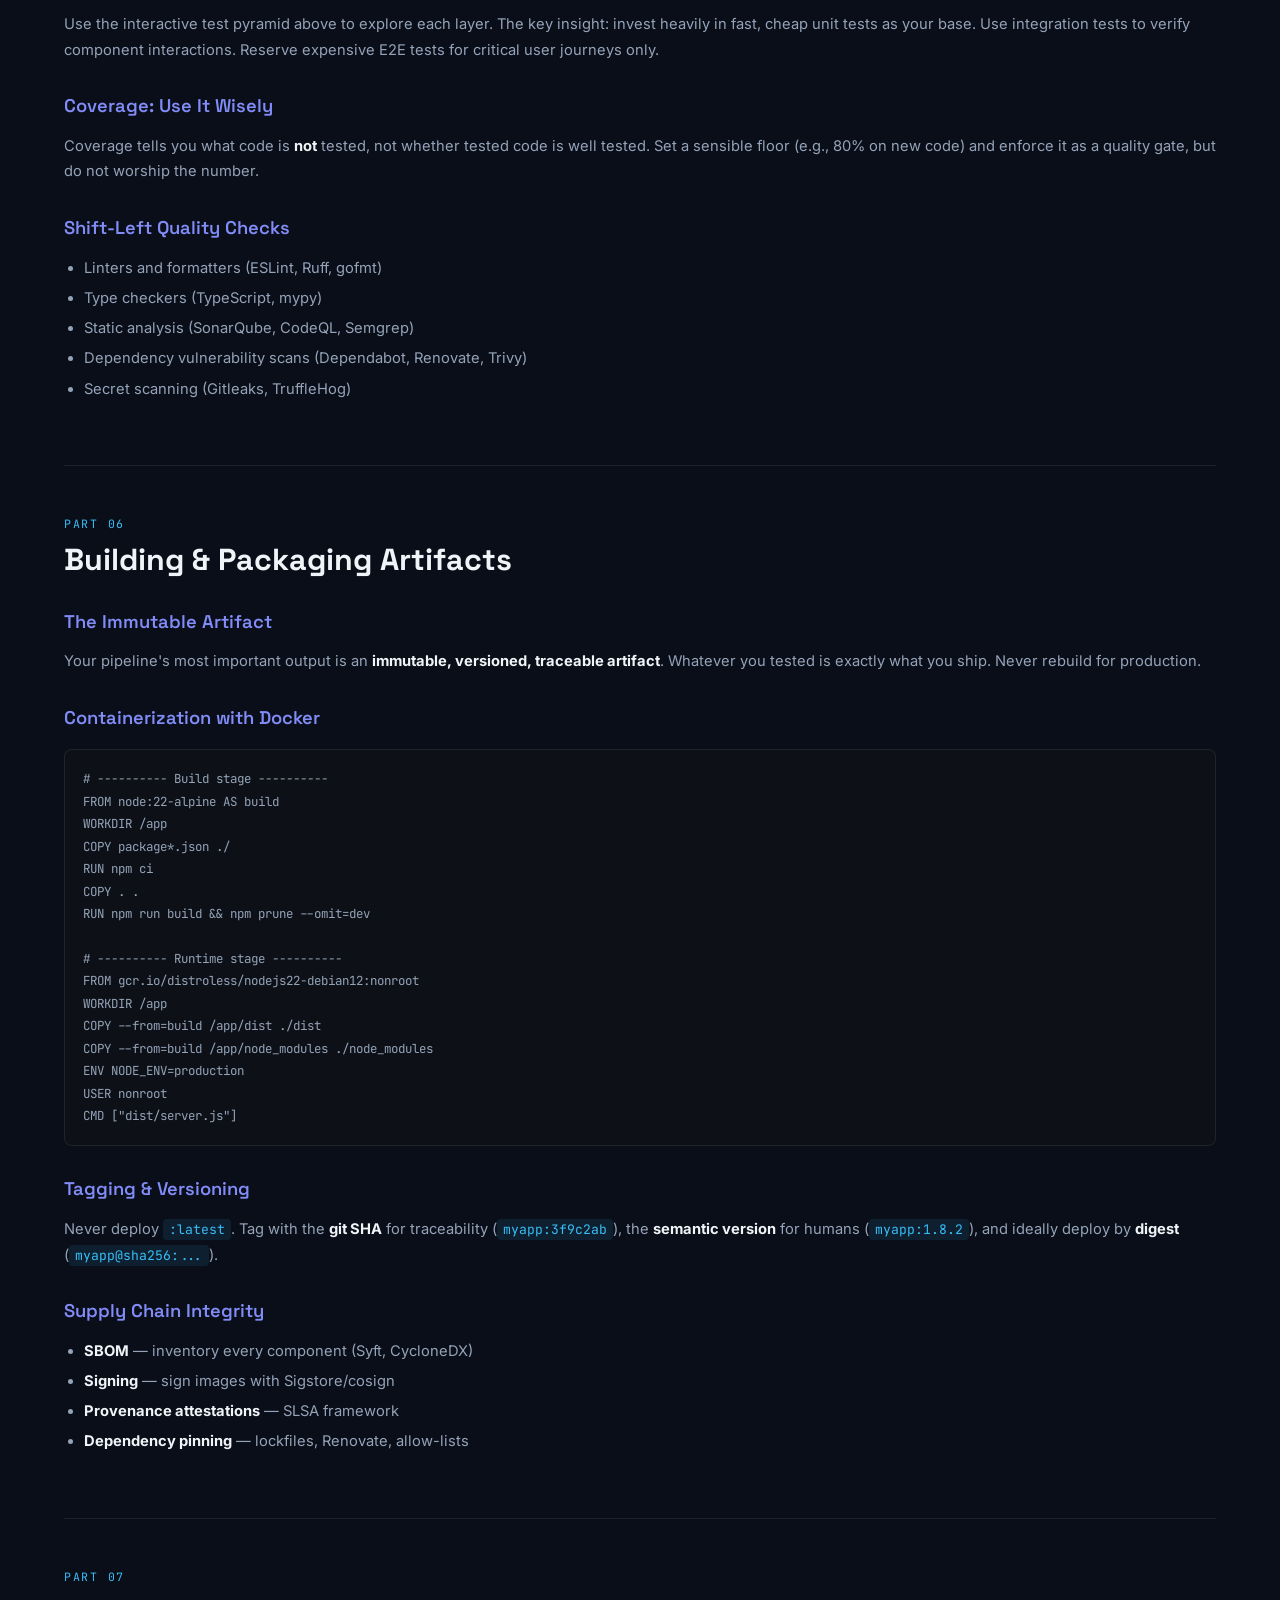
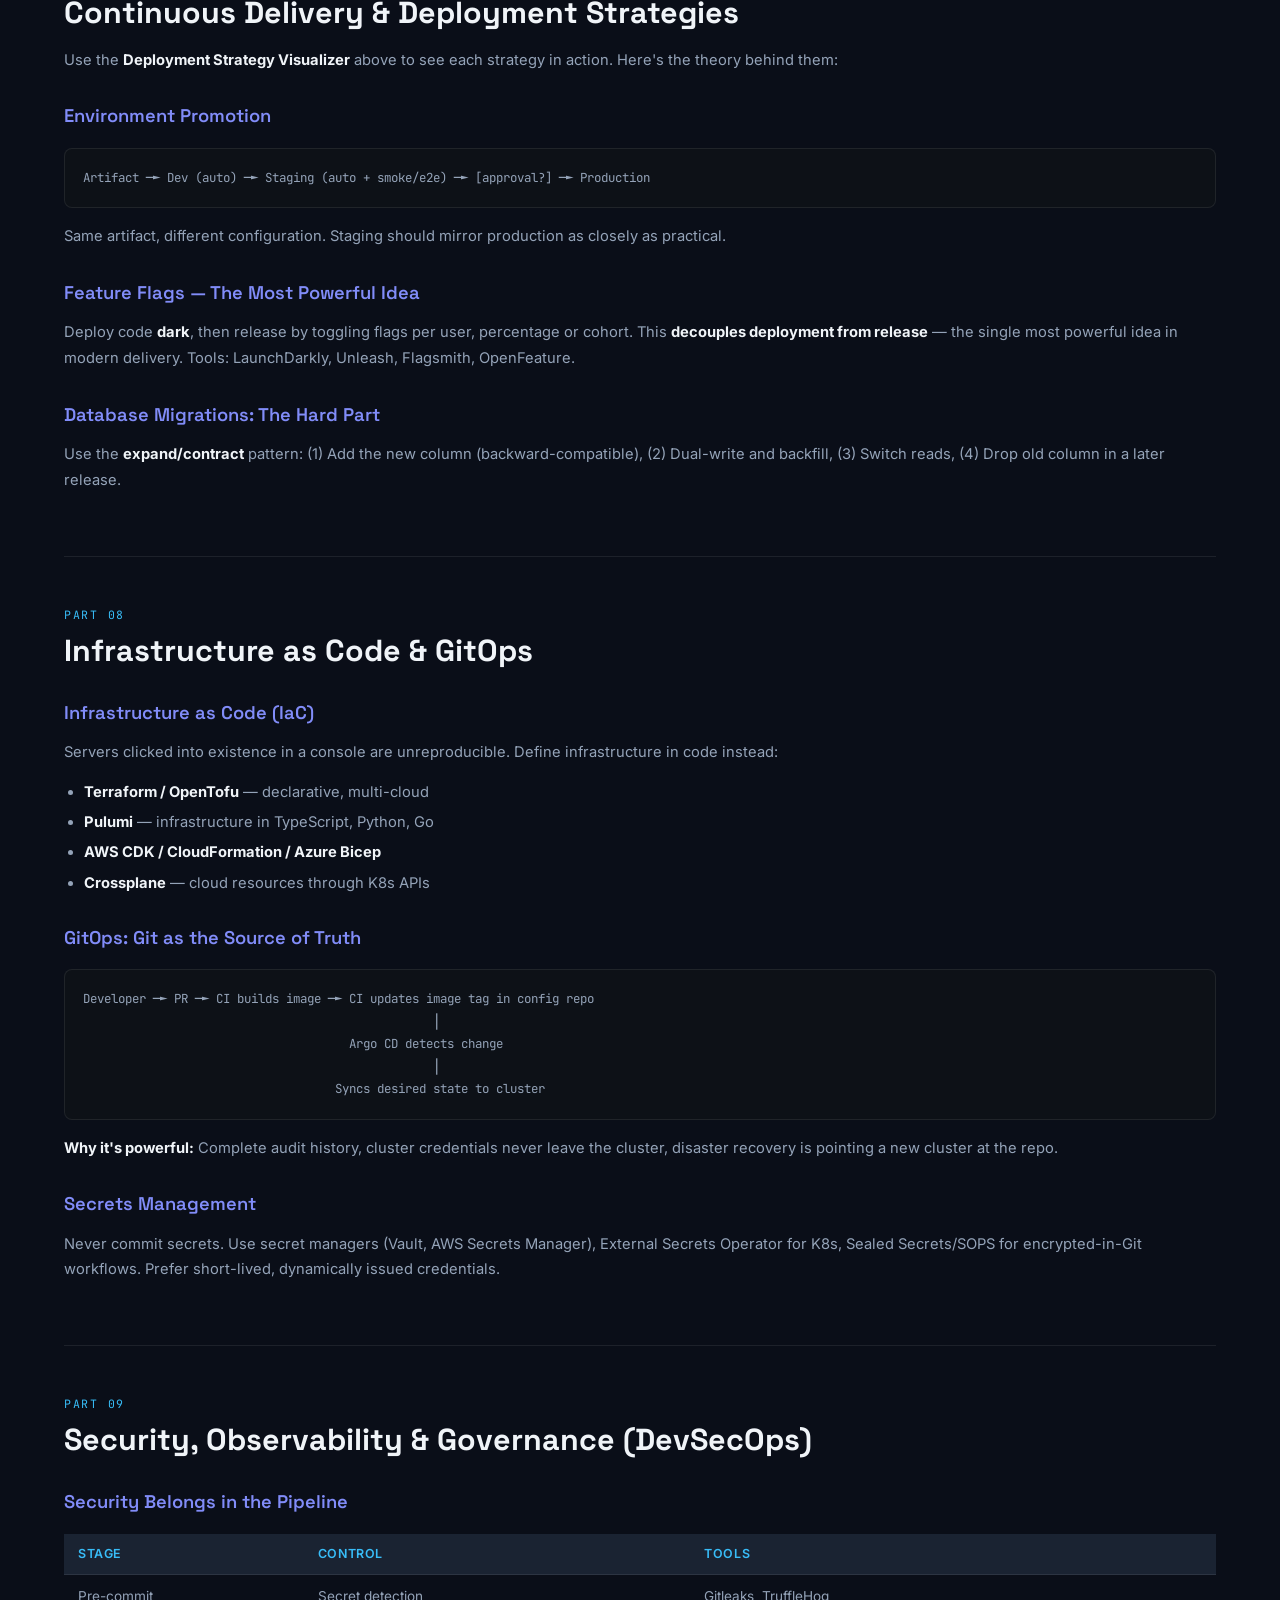
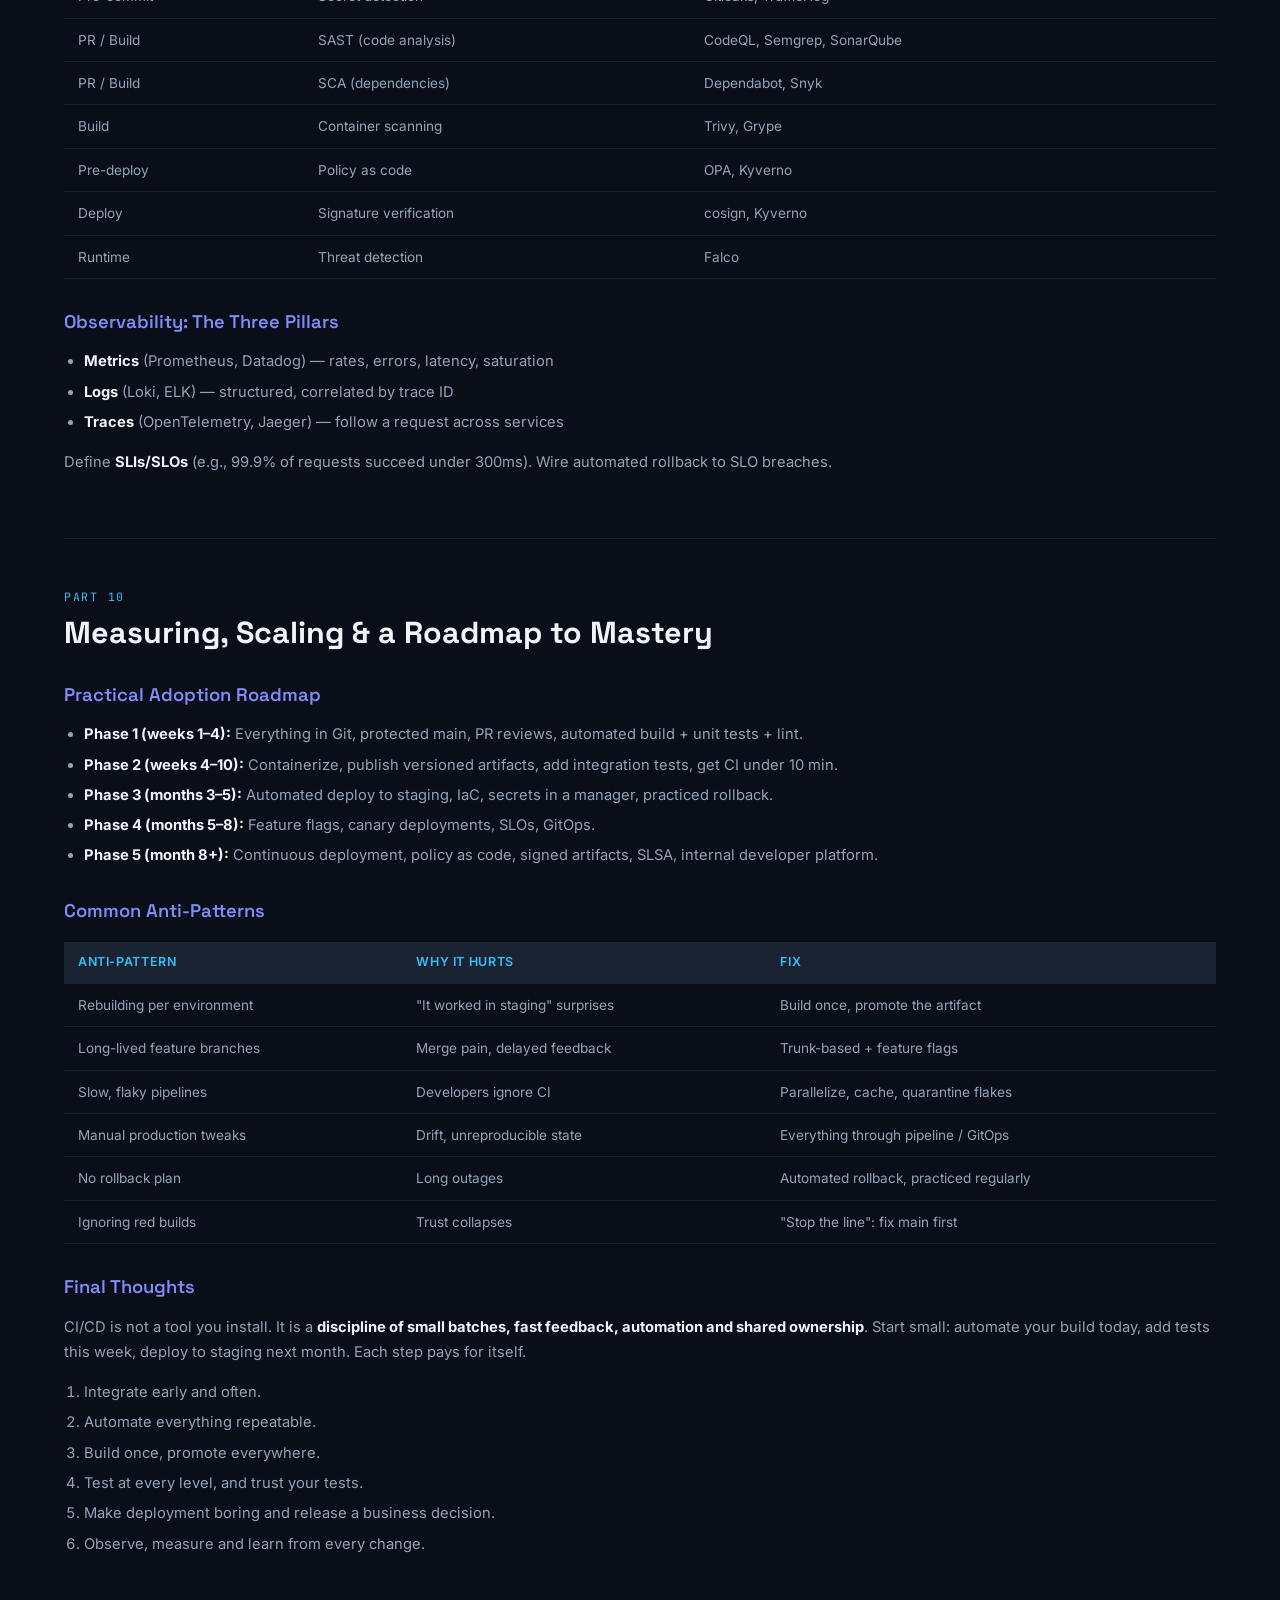
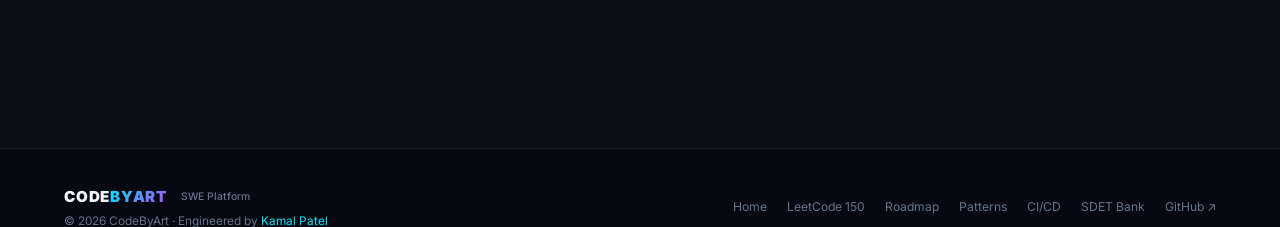
<file: cicd_guide.html>
<!DOCTYPE html>
<html lang="en">

<head>
  <meta charset="UTF-8">
  <meta name="viewport" content="width=device-width, initial-scale=1, viewport-fit=cover">
  <title>CI/CD From Zero to Production — Interactive Guide | CodeByArt</title>
  <meta name="description"
    content="Master CI/CD with interactive pipeline simulations, deployment strategy visualizations, and a comprehensive 10-part deep-dive blog. From first commit to self-healing pipelines.">
  <link rel="preconnect" href="https://fonts.googleapis.com">
  <link rel="preconnect" href="https://fonts.gstatic.com" crossorigin>
  <link
    href="https://fonts.googleapis.com/css2?family=Inter:wght@300;400;500;600;700;800;900&family=JetBrains+Mono:wght@400;500;600&family=Space+Grotesk:wght@400;500;600;700&display=swap"
    rel="stylesheet">
  <style>
    /* ===== ROOT & RESET ===== */
    :root {
      --bg: #0a0e18;
      --bg-surface: #111827;
      --bg-surface2: #1a2332;
      --bg-card: #141c2b;
      --bg-glass: rgba(17, 24, 39, 0.85);
      --border: rgba(255, 255, 255, 0.08);
      --border-hover: rgba(255, 255, 255, 0.16);
      --border-accent: rgba(56, 189, 248, 0.35);
      --text: #f0f4f8;
      --text-secondary: #94a3b8;
      --text-muted: #64748b;
      --accent: #38bdf8;
      --accent2: #818cf8;
      --accent3: #a78bfa;
      --accent-green: #34d399;
      --accent-orange: #fb923c;
      --accent-red: #f87171;
      --accent-pink: #f472b6;
      --gradient-accent: linear-gradient(135deg, #38bdf8 0%, #818cf8 50%, #a78bfa 100%);
      --gradient-warm: linear-gradient(135deg, #f472b6 0%, #fb923c 100%);
      --sans: 'Inter', system-ui, sans-serif;
      --display: 'Space Grotesk', sans-serif;
      --mono: 'JetBrains Mono', monospace;
      --ease: cubic-bezier(0.16, 1, 0.3, 1);
      --radius: 12px;
      --radius-sm: 8px;
      --radius-lg: 20px;
    }

    *,
    *::before,
    *::after {
      box-sizing: border-box;
      margin: 0;
      padding: 0;
    }

    html {
      scroll-behavior: smooth;
      scroll-padding-top: 70px;
    }

    body {
      font-family: var(--sans);
      background: var(--bg);
      color: var(--text);
      line-height: 1.65;
      -webkit-font-smoothing: antialiased;
    }

    ::selection {
      background: rgba(56, 189, 248, 0.3);
      color: #fff;
    }

    ::-webkit-scrollbar {
      width: 6px;
    }

    ::-webkit-scrollbar-track {
      background: var(--bg);
    }

    ::-webkit-scrollbar-thumb {
      background: var(--accent2);
      border-radius: 3px;
    }

    a {
      color: var(--accent);
      text-decoration: none;
    }

    a:hover {
      text-decoration: underline;
    }

    /* ===== HUB HEADER (consistent with dsa-mastery-hub) ===== */
    .hub-header {
      background: rgba(17, 24, 39, 0.88);
      backdrop-filter: blur(16px);
      -webkit-backdrop-filter: blur(16px);
      border-bottom: 1px solid var(--border);
      position: sticky;
      top: 0;
      z-index: 200;
      padding: 8px 20px;
    }

    .hub-container {
      display: flex;
      align-items: center;
      justify-content: space-between;
      max-width: 1400px;
      margin: 0 auto;
      gap: 12px;
    }

    .hub-left {
      display: flex;
      align-items: center;
      gap: 14px;
    }

    .hub-brand {
      display: flex;
      align-items: center;
      gap: 8px;
      color: var(--text);
      text-decoration: none;
      font-weight: 800;
      font-size: 1.05rem;
      letter-spacing: -0.02em;
    }

    .hub-brand:hover {
      text-decoration: none;
    }

    .hub-brand-art {
      background: linear-gradient(135deg, #00e5ff 0%, #a855f7 100%);
      -webkit-background-clip: text;
      -webkit-text-fill-color: transparent;
    }

    .hub-brand-sub {
      font-size: 0.62rem;
      font-family: var(--mono);
      color: var(--text-muted);
      text-transform: uppercase;
      letter-spacing: 0.08em;
      font-weight: 600;
      display: block;
      line-height: 1;
      margin-top: 2px;
    }

    .hub-return-btn {
      display: inline-flex;
      align-items: center;
      gap: 5px;
      padding: 4px 10px;
      border-radius: 6px;
      background: var(--bg-surface2);
      border: 1px solid var(--border);
      color: var(--text-muted);
      font-size: 0.76rem;
      font-weight: 500;
      text-decoration: none;
      transition: all 0.2s ease;
    }

    .hub-return-btn:hover {
      color: var(--accent);
      border-color: var(--accent);
      text-decoration: none;
    }

    .hub-tabs {
      display: flex;
      align-items: center;
      gap: 4px;
      background: var(--bg-surface2);
      padding: 3px;
      border-radius: 8px;
      border: 1px solid var(--border);
    }

    .hub-tab {
      padding: 5px 12px;
      border-radius: 6px;
      color: var(--text-muted);
      text-decoration: none;
      font-size: 0.8rem;
      font-weight: 500;
      transition: all 0.2s ease;
      white-space: nowrap;
    }

    .hub-tab:hover {
      color: var(--text);
      background: rgba(255, 255, 255, 0.05);
      text-decoration: none;
    }

    .hub-tab.active {
      background: var(--accent);
      color: #0a0e18;
      font-weight: 700;
    }

    /* More Dropdown in Hub Tabs */
    .hub-more-dropdown {
      position: relative;
      display: inline-flex;
    }

    .hub-more-trigger {
      padding: 5px 12px;
      border-radius: 6px;
      color: var(--text-muted);
      font-size: 0.8rem;
      font-weight: 500;
      cursor: pointer;
      background: none;
      border: none;
      font-family: inherit;
      transition: all 0.2s ease;
      white-space: nowrap;
    }

    .hub-more-trigger:hover,
    .hub-more-dropdown.open .hub-more-trigger {
      color: var(--text);
      background: rgba(255, 255, 255, 0.05);
    }

    .hub-more-trigger.active {
      background: var(--accent);
      color: #0a0e18;
      font-weight: 700;
    }

    .hub-more-trigger .caret {
      display: inline-block;
      transition: transform 0.2s ease;
      margin-left: 2px;
      font-size: 0.65rem;
    }

    .hub-more-dropdown.open .hub-more-trigger .caret {
      transform: rotate(180deg);
    }

    .hub-more-menu {
      position: absolute;
      top: calc(100% + 8px);
      left: 0;
      min-width: 220px;
      background: var(--bg-surface);
      border: 1px solid var(--border);
      border-radius: 10px;
      box-shadow: 0 12px 32px rgba(0, 0, 0, 0.5);
      padding: 6px;
      z-index: 1000;
      opacity: 0;
      visibility: hidden;
      transform: translateY(-6px);
      transition: opacity 0.2s var(--ease), transform 0.2s var(--ease), visibility 0.2s;
      pointer-events: none;
    }

    .hub-more-dropdown:hover .hub-more-menu,
    .hub-more-dropdown.open .hub-more-menu {
      opacity: 1;
      visibility: visible;
      transform: translateY(0);
      pointer-events: auto;
    }

    .hub-more-header {
      font-size: 0.62rem;
      font-weight: 700;
      text-transform: uppercase;
      letter-spacing: 0.08em;
      color: var(--text-muted);
      padding: 6px 10px 4px;
    }

    .hub-more-item {
      display: flex;
      align-items: center;
      gap: 8px;
      padding: 8px 10px;
      border-radius: 6px;
      color: var(--text-secondary);
      text-decoration: none;
      font-size: 0.8rem;
      font-weight: 500;
      transition: all 0.15s ease;
    }

    .hub-more-item:hover {
      background: rgba(56, 189, 248, 0.1);
      color: var(--text);
      text-decoration: none;
    }

    .hub-more-item.active {
      background: rgba(56, 189, 248, 0.15);
      color: var(--accent);
    }

    .hub-more-item-icon {
      font-size: 1rem;
      width: 20px;
      text-align: center;
    }

    .hub-more-divider {
      height: 1px;
      background: var(--border);
      margin: 4px 0;
    }

    /* Hub Network */
    .hub-network {
      display: flex;
      align-items: center;
      gap: 6px;
    }

    .hub-pill {
      display: inline-flex;
      align-items: center;
      gap: 5px;
      padding: 4px 10px;
      border-radius: 99px;
      background: var(--bg-surface2);
      border: 1px solid var(--border);
      color: var(--text-muted);
      text-decoration: none;
      font-size: 0.72rem;
      font-weight: 600;
      transition: all 0.2s ease;
      white-space: nowrap;
    }

    .hub-pill:hover {
      color: var(--text);
      border-color: var(--accent);
      text-decoration: none;
    }

    .hub-pill-dot {
      width: 5px;
      height: 5px;
      border-radius: 50%;
      background: #00e5ff;
    }

    .hub-pill-linkedin:hover {
      color: #38bdf8;
      border-color: #0a66c2;
    }

    .hub-dropdown {
      position: relative;
      display: inline-flex;
    }

    .hub-dropdown-menu {
      position: absolute;
      top: calc(100% + 8px);
      right: 0;
      width: 240px;
      background: var(--bg-surface);
      border: 1px solid var(--border);
      border-radius: 8px;
      box-shadow: 0 10px 25px rgba(0, 0, 0, 0.4);
      padding: 6px;
      z-index: 1000;
      opacity: 0;
      visibility: hidden;
      transform: translateY(-4px);
      transition: all 0.2s ease;
      pointer-events: none;
    }

    .hub-dropdown:hover .hub-dropdown-menu,
    .hub-dropdown.open .hub-dropdown-menu {
      opacity: 1;
      visibility: visible;
      transform: translateY(0);
      pointer-events: auto;
    }

    .hub-dropdown-item {
      display: flex;
      align-items: center;
      gap: 8px;
      padding: 8px 10px;
      border-radius: 6px;
      color: var(--text);
      text-decoration: none;
      font-size: 0.8rem;
      transition: background 0.15s ease;
    }

    .hub-dropdown-item:hover {
      background: var(--bg-surface2);
      text-decoration: none;
    }

    .hub-dropdown-header {
      font-size: 0.65rem;
      font-weight: 700;
      text-transform: uppercase;
      letter-spacing: 0.08em;
      color: var(--text-muted);
      padding: 4px 10px;
    }

    .hub-dropdown-divider {
      height: 1px;
      background: var(--border);
      margin: 4px 0;
    }

    @media (max-width: 900px) {
      .hub-container {
        flex-wrap: wrap;
      }

      .hub-network {
        display: none;
      }

      .hub-tabs {
        width: 100%;
        justify-content: flex-start;
        overflow-x: auto;
      }
    }

    /* ===== PAGE LAYOUT ===== */
    .page-container {
      max-width: 1200px;
      margin: 0 auto;
      padding: 0 24px;
    }

    /* ===== HERO SECTION ===== */
    .cicd-hero {
      position: relative;
      padding: 80px 0 60px;
      overflow: hidden;
    }

    .cicd-hero::before {
      content: '';
      position: absolute;
      top: -50%;
      right: -20%;
      width: 600px;
      height: 600px;
      background: radial-gradient(circle, rgba(56, 189, 248, 0.06) 0%, transparent 70%);
      pointer-events: none;
    }

    .cicd-hero::after {
      content: '';
      position: absolute;
      bottom: -30%;
      left: -15%;
      width: 500px;
      height: 500px;
      background: radial-gradient(circle, rgba(129, 140, 248, 0.06) 0%, transparent 70%);
      pointer-events: none;
    }

    .hero-label {
      font-family: var(--mono);
      font-size: 0.75rem;
      letter-spacing: 0.2em;
      text-transform: uppercase;
      color: var(--accent);
      display: flex;
      align-items: center;
      gap: 10px;
      margin-bottom: 16px;
    }

    .hero-label::before {
      content: '';
      width: 30px;
      height: 1px;
      background: var(--accent);
    }

    .hero-title {
      font-family: var(--display);
      font-size: clamp(2.2rem, 5vw, 3.5rem);
      font-weight: 700;
      line-height: 1.15;
      margin-bottom: 18px;
    }

    .hero-title .gradient {
      background: var(--gradient-accent);
      -webkit-background-clip: text;
      -webkit-text-fill-color: transparent;
      background-clip: text;
    }

    .hero-subtitle {
      font-size: 1.1rem;
      color: var(--text-secondary);
      max-width: 700px;
      margin-bottom: 30px;
    }

    .hero-actions {
      display: flex;
      gap: 14px;
      flex-wrap: wrap;
    }

    .btn {
      display: inline-flex;
      align-items: center;
      gap: 8px;
      padding: 12px 24px;
      border-radius: 60px;
      font-family: var(--sans);
      font-weight: 600;
      font-size: 0.9rem;
      text-decoration: none;
      cursor: pointer;
      border: none;
      transition: all 0.3s var(--ease);
    }

    .btn-primary {
      background: var(--gradient-accent);
      color: #fff;
      box-shadow: 0 0 25px rgba(56, 189, 248, 0.2);
    }

    .btn-primary:hover {
      transform: translateY(-2px);
      box-shadow: 0 0 35px rgba(56, 189, 248, 0.35);
      text-decoration: none;
    }

    .btn-outline {
      background: transparent;
      color: var(--text-secondary);
      border: 1.5px solid var(--border);
    }

    .btn-outline:hover {
      border-color: var(--accent);
      color: var(--text);
      text-decoration: none;
    }

    /* ===== SECTION TITLES ===== */
    .section-divider {
      padding: 60px 0 30px;
      position: relative;
    }

    .section-label {
      font-family: var(--mono);
      font-size: 0.72rem;
      letter-spacing: 0.2em;
      text-transform: uppercase;
      color: var(--accent);
      display: flex;
      align-items: center;
      gap: 10px;
      margin-bottom: 10px;
    }

    .section-label::before {
      content: '';
      width: 24px;
      height: 1px;
      background: var(--accent);
    }

    .section-heading {
      font-family: var(--display);
      font-size: clamp(1.6rem, 3vw, 2.4rem);
      font-weight: 700;
      line-height: 1.2;
      margin-bottom: 8px;
    }

    .section-desc {
      color: var(--text-secondary);
      font-size: 0.95rem;
      max-width: 650px;
    }

    /* ===== SIMULATION CARDS ===== */
    .sim-grid {
      display: grid;
      grid-template-columns: repeat(auto-fit, minmax(360px, 1fr));
      gap: 24px;
      margin-bottom: 60px;
    }

    .sim-card {
      background: var(--bg-card);
      border: 1px solid var(--border);
      border-radius: var(--radius-lg);
      padding: 28px;
      transition: all 0.3s var(--ease);
      position: relative;
      overflow: hidden;
    }

    .sim-card::before {
      content: '';
      position: absolute;
      top: 0;
      left: 0;
      right: 0;
      height: 3px;
      background: var(--gradient-accent);
      opacity: 0;
      transition: opacity 0.3s;
    }

    .sim-card:hover {
      border-color: var(--border-hover);
      transform: translateY(-3px);
      box-shadow: 0 12px 40px rgba(0, 0, 0, 0.3);
    }

    .sim-card:hover::before {
      opacity: 1;
    }

    .sim-card-icon {
      font-size: 2rem;
      margin-bottom: 16px;
    }

    .sim-card-title {
      font-family: var(--display);
      font-size: 1.25rem;
      font-weight: 700;
      margin-bottom: 8px;
    }

    .sim-card-desc {
      color: var(--text-secondary);
      font-size: 0.88rem;
      margin-bottom: 20px;
    }

    /* ===== PIPELINE SIMULATOR ===== */
    .pipeline-sim {
      background: var(--bg-card);
      border: 1px solid var(--border);
      border-radius: var(--radius-lg);
      padding: 32px;
      margin-bottom: 40px;
    }

    .pipeline-sim-header {
      display: flex;
      align-items: center;
      justify-content: space-between;
      margin-bottom: 24px;
      flex-wrap: wrap;
      gap: 12px;
    }

    .pipeline-sim-title {
      font-family: var(--display);
      font-size: 1.3rem;
      font-weight: 700;
    }

    .pipeline-controls {
      display: flex;
      gap: 10px;
      align-items: center;
    }

    .pipeline-btn {
      padding: 8px 18px;
      border-radius: 8px;
      border: 1px solid var(--border);
      background: var(--bg-surface2);
      color: var(--text-secondary);
      font-family: var(--mono);
      font-size: 0.78rem;
      font-weight: 600;
      cursor: pointer;
      transition: all 0.2s ease;
    }

    .pipeline-btn:hover {
      border-color: var(--accent);
      color: var(--accent);
    }

    .pipeline-btn.active {
      background: var(--accent);
      color: var(--bg);
      border-color: var(--accent);
    }

    .pipeline-btn.run-btn {
      background: var(--accent-green);
      color: #000;
      border-color: var(--accent-green);
      font-weight: 700;
    }

    .pipeline-btn.run-btn:hover {
      box-shadow: 0 0 20px rgba(52, 211, 153, 0.3);
    }

    .pipeline-btn.run-btn:disabled {
      opacity: 0.5;
      cursor: not-allowed;
    }

    .pipeline-stages {
      display: flex;
      gap: 4px;
      align-items: center;
      overflow-x: auto;
      padding: 10px 0;
      margin-bottom: 16px;
    }

    .pipeline-stage {
      flex: 1;
      min-width: 110px;
      background: var(--bg-surface2);
      border: 1px solid var(--border);
      border-radius: var(--radius-sm);
      padding: 14px;
      text-align: center;
      transition: all 0.4s var(--ease);
      position: relative;
    }

    .pipeline-stage .stage-icon {
      font-size: 1.3rem;
      margin-bottom: 6px;
    }

    .pipeline-stage .stage-name {
      font-size: 0.72rem;
      font-weight: 600;
      color: var(--text-secondary);
      font-family: var(--mono);
      text-transform: uppercase;
      letter-spacing: 0.05em;
    }

    .pipeline-stage .stage-time {
      font-size: 0.68rem;
      color: var(--text-muted);
      margin-top: 4px;
      font-family: var(--mono);
    }

    .pipeline-stage.running {
      border-color: var(--accent);
      background: rgba(56, 189, 248, 0.08);
      box-shadow: 0 0 20px rgba(56, 189, 248, 0.15);
    }

    .pipeline-stage.running .stage-name {
      color: var(--accent);
    }

    .pipeline-stage.passed {
      border-color: var(--accent-green);
      background: rgba(52, 211, 153, 0.06);
    }

    .pipeline-stage.passed .stage-name {
      color: var(--accent-green);
    }

    .pipeline-stage.failed {
      border-color: var(--accent-red);
      background: rgba(248, 113, 113, 0.06);
    }

    .pipeline-stage.failed .stage-name {
      color: var(--accent-red);
    }

    .pipeline-arrow {
      font-size: 1.2rem;
      color: var(--text-muted);
      flex-shrink: 0;
    }

    .pipeline-log {
      background: #0d1117;
      border: 1px solid var(--border);
      border-radius: var(--radius-sm);
      padding: 16px;
      font-family: var(--mono);
      font-size: 0.75rem;
      line-height: 1.8;
      max-height: 200px;
      overflow-y: auto;
      color: var(--text-secondary);
    }

    .log-line {
      display: flex;
      gap: 10px;
    }

    .log-time {
      color: var(--text-muted);
      flex-shrink: 0;
    }

    .log-msg {
      flex: 1;
    }

    .log-msg.success {
      color: var(--accent-green);
    }

    .log-msg.error {
      color: var(--accent-red);
    }

    .log-msg.warn {
      color: var(--accent-orange);
    }

    .log-msg.info {
      color: var(--accent);
    }

    /* ===== DEPLOYMENT STRATEGY SIMULATOR ===== */
    .deploy-sim {
      background: var(--bg-card);
      border: 1px solid var(--border);
      border-radius: var(--radius-lg);
      padding: 32px;
      margin-bottom: 40px;
    }

    .deploy-strategies {
      display: flex;
      gap: 8px;
      flex-wrap: wrap;
      margin-bottom: 24px;
    }

    .strategy-pill {
      padding: 7px 16px;
      border-radius: 20px;
      border: 1px solid var(--border);
      background: var(--bg-surface2);
      color: var(--text-secondary);
      font-size: 0.78rem;
      font-weight: 600;
      cursor: pointer;
      transition: all 0.2s ease;
      font-family: inherit;
    }

    .strategy-pill:hover {
      border-color: var(--accent);
      color: var(--text);
    }

    .strategy-pill.active {
      background: var(--accent);
      color: var(--bg);
      border-color: var(--accent);
    }

    .deploy-visual {
      display: flex;
      gap: 12px;
      margin-bottom: 20px;
      min-height: 80px;
      align-items: stretch;
    }

    .server-block {
      flex: 1;
      border-radius: var(--radius-sm);
      padding: 16px;
      text-align: center;
      font-size: 0.78rem;
      font-weight: 600;
      font-family: var(--mono);
      transition: all 0.5s var(--ease);
      display: flex;
      flex-direction: column;
      align-items: center;
      justify-content: center;
      gap: 6px;
      border: 1px solid var(--border);
    }

    .server-block.old {
      background: rgba(129, 140, 248, 0.1);
      border-color: rgba(129, 140, 248, 0.3);
      color: var(--accent2);
    }

    .server-block.new {
      background: rgba(52, 211, 153, 0.1);
      border-color: rgba(52, 211, 153, 0.3);
      color: var(--accent-green);
    }

    .server-block.canary {
      background: rgba(251, 146, 60, 0.1);
      border-color: rgba(251, 146, 60, 0.3);
      color: var(--accent-orange);
    }

    .server-block.down {
      background: rgba(248, 113, 113, 0.06);
      border-color: rgba(248, 113, 113, 0.2);
      color: var(--accent-red);
      opacity: 0.4;
    }

    .deploy-desc {
      background: var(--bg-surface2);
      border-radius: var(--radius-sm);
      padding: 16px;
      font-size: 0.85rem;
      color: var(--text-secondary);
      line-height: 1.7;
    }

    .deploy-desc strong {
      color: var(--text);
    }

    /* ===== TEST PYRAMID ===== */
    .pyramid-sim {
      background: var(--bg-card);
      border: 1px solid var(--border);
      border-radius: var(--radius-lg);
      padding: 32px;
      margin-bottom: 40px;
    }

    .pyramid-visual {
      display: flex;
      flex-direction: column;
      align-items: center;
      gap: 6px;
      margin: 24px 0;
    }

    .pyramid-layer {
      display: flex;
      align-items: center;
      gap: 12px;
      padding: 14px 20px;
      border-radius: var(--radius-sm);
      border: 1px solid var(--border);
      transition: all 0.3s var(--ease);
      cursor: pointer;
      width: 100%;
      max-width: 600px;
    }

    .pyramid-layer:hover {
      border-color: var(--border-hover);
      transform: translateX(6px);
    }

    .pyramid-layer.active {
      border-color: var(--accent);
      background: rgba(56, 189, 248, 0.06);
    }

    .pyramid-layer-icon {
      font-size: 1.2rem;
      width: 32px;
      text-align: center;
    }

    .pyramid-layer-info {
      flex: 1;
    }

    .pyramid-layer-name {
      font-weight: 700;
      font-size: 0.9rem;
    }

    .pyramid-layer-meta {
      font-size: 0.72rem;
      color: var(--text-muted);
      font-family: var(--mono);
    }

    .pyramid-layer-bar {
      height: 6px;
      border-radius: 3px;
      background: var(--bg-surface2);
      overflow: hidden;
      min-width: 80px;
    }

    .pyramid-layer-fill {
      height: 100%;
      border-radius: 3px;
      transition: width 0.5s var(--ease);
    }

    .pyramid-detail {
      background: var(--bg-surface2);
      border-radius: var(--radius-sm);
      padding: 20px;
      margin-top: 16px;
      display: none;
    }

    .pyramid-detail.active {
      display: block;
    }

    .pyramid-detail h4 {
      font-family: var(--display);
      margin-bottom: 8px;
      color: var(--accent);
    }

    .pyramid-detail p {
      color: var(--text-secondary);
      font-size: 0.88rem;
    }

    .pyramid-detail .tools-list {
      display: flex;
      gap: 8px;
      flex-wrap: wrap;
      margin-top: 10px;
    }

    .pyramid-detail .tool-tag {
      padding: 3px 10px;
      border-radius: 4px;
      background: rgba(56, 189, 248, 0.1);
      color: var(--accent);
      font-family: var(--mono);
      font-size: 0.72rem;
      font-weight: 500;
    }

    /* ===== DORA METRICS ===== */
    .dora-grid {
      display: grid;
      grid-template-columns: repeat(auto-fit, minmax(200px, 1fr));
      gap: 16px;
      margin: 24px 0;
    }

    .dora-card {
      background: var(--bg-card);
      border: 1px solid var(--border);
      border-radius: var(--radius);
      padding: 20px;
      text-align: center;
      transition: all 0.3s var(--ease);
    }

    .dora-card:hover {
      border-color: var(--border-hover);
      transform: translateY(-2px);
    }

    .dora-card-value {
      font-family: var(--display);
      font-size: 1.8rem;
      font-weight: 700;
      background: var(--gradient-accent);
      -webkit-background-clip: text;
      -webkit-text-fill-color: transparent;
      background-clip: text;
    }

    .dora-card-label {
      font-size: 0.78rem;
      color: var(--text-secondary);
      margin-top: 4px;
    }

    .dora-card-target {
      font-size: 0.68rem;
      color: var(--text-muted);
      font-family: var(--mono);
      margin-top: 6px;
    }

    /* ===== BLOG SECTION ===== */
    .blog-section {
      padding: 40px 0 80px;
      border-top: 1px solid var(--border);
    }

    .blog-toc {
      background: var(--bg-card);
      border: 1px solid var(--border);
      border-radius: var(--radius-lg);
      padding: 28px;
      margin-bottom: 40px;
    }

    .blog-toc-title {
      font-family: var(--display);
      font-size: 1.1rem;
      font-weight: 700;
      margin-bottom: 16px;
      color: var(--accent);
    }

    .blog-toc-list {
      list-style: none;
      display: grid;
      grid-template-columns: repeat(auto-fill, minmax(280px, 1fr));
      gap: 8px;
    }

    .blog-toc-item {
      display: flex;
      align-items: center;
      gap: 10px;
    }

    .blog-toc-item a {
      color: var(--text-secondary);
      font-size: 0.88rem;
      transition: color 0.2s;
    }

    .blog-toc-item a:hover {
      color: var(--accent);
    }

    .blog-toc-num {
      font-family: var(--mono);
      font-size: 0.72rem;
      color: var(--text-muted);
      width: 24px;
      text-align: right;
    }

    /* Blog Articles */
    .blog-article {
      margin-bottom: 48px;
      padding-bottom: 48px;
      border-bottom: 1px solid var(--border);
    }

    .blog-article:last-child {
      border-bottom: none;
    }

    .blog-part-label {
      font-family: var(--mono);
      font-size: 0.72rem;
      letter-spacing: 0.15em;
      text-transform: uppercase;
      color: var(--accent);
      margin-bottom: 8px;
    }

    .blog-article h2 {
      font-family: var(--display);
      font-size: clamp(1.4rem, 2.5vw, 1.9rem);
      font-weight: 700;
      margin-bottom: 16px;
      line-height: 1.25;
    }

    .blog-article h3 {
      font-family: var(--display);
      font-size: 1.15rem;
      font-weight: 600;
      margin: 28px 0 12px;
      color: var(--accent2);
    }

    .blog-article p {
      color: var(--text-secondary);
      font-size: 0.92rem;
      margin-bottom: 14px;
      line-height: 1.75;
    }

    .blog-article ul,
    .blog-article ol {
      margin: 12px 0 16px 20px;
      color: var(--text-secondary);
      font-size: 0.92rem;
    }

    .blog-article li {
      margin-bottom: 6px;
      line-height: 1.65;
    }

    .blog-article strong {
      color: var(--text);
    }

    .blog-article blockquote {
      border-left: 3px solid var(--accent);
      padding: 12px 20px;
      margin: 16px 0;
      background: rgba(56, 189, 248, 0.04);
      border-radius: 0 var(--radius-sm) var(--radius-sm) 0;
      color: var(--text-secondary);
      font-style: italic;
    }

    .blog-article code {
      font-family: var(--mono);
      font-size: 0.82rem;
      background: rgba(56, 189, 248, 0.1);
      padding: 2px 6px;
      border-radius: 4px;
      color: var(--accent);
    }

    .blog-article pre {
      background: #0d1117;
      border: 1px solid var(--border);
      border-radius: var(--radius-sm);
      padding: 18px;
      overflow-x: auto;
      margin: 16px 0;
    }

    .blog-article pre code {
      background: none;
      padding: 0;
      color: var(--text-secondary);
      font-size: 0.78rem;
      line-height: 1.7;
    }

    .blog-table-wrap {
      overflow-x: auto;
      margin: 16px 0;
    }

    .blog-table {
      width: 100%;
      border-collapse: collapse;
      font-size: 0.85rem;
    }

    .blog-table th,
    .blog-table td {
      padding: 10px 14px;
      text-align: left;
      border-bottom: 1px solid var(--border);
    }

    .blog-table th {
      color: var(--accent);
      font-weight: 600;
      font-size: 0.78rem;
      text-transform: uppercase;
      letter-spacing: 0.05em;
      background: var(--bg-surface2);
    }

    .blog-table td {
      color: var(--text-secondary);
    }

    .blog-table tr:hover td {
      background: rgba(56, 189, 248, 0.03);
    }

    /* ===== FOOTER ===== */
    .footer {
      background: var(--bg-surface);
      border-top: 1px solid var(--border);
      padding: 40px 0 24px;
    }

    .footer-container {
      max-width: 1200px;
      margin: 0 auto;
      padding: 0 24px;
      display: flex;
      justify-content: space-between;
      align-items: center;
      flex-wrap: wrap;
      gap: 16px;
    }

    .footer-brand-name {
      font-weight: 800;
      font-size: 1.05rem;
    }

    .footer-brand-art {
      background: linear-gradient(135deg, #00e5ff 0%, #a855f7 100%);
      -webkit-background-clip: text;
      -webkit-text-fill-color: transparent;
    }

    .footer-tagline {
      font-size: 0.78rem;
      color: var(--text-muted);
      margin-top: 4px;
    }

    .footer-links {
      display: flex;
      gap: 10px;
      flex-wrap: wrap;
    }

    .footer-pill {
      display: inline-flex;
      align-items: center;
      gap: 6px;
      padding: 6px 14px;
      border-radius: 20px;
      background: var(--bg-surface2);
      border: 1px solid var(--border);
      color: var(--text-muted);
      font-size: 0.74rem;
      font-weight: 600;
      text-decoration: none;
      transition: all 0.2s ease;
    }

    .footer-pill:hover {
      border-color: var(--accent);
      color: var(--text);
      text-decoration: none;
    }

    .footer-bottom {
      text-align: center;
      padding-top: 20px;
      border-top: 1px solid var(--border);
      margin-top: 24px;
      font-size: 0.74rem;
      color: var(--text-muted);
      max-width: 1200px;
      margin-left: auto;
      margin-right: auto;
      padding-left: 24px;
      padding-right: 24px;
    }

    /* ===== ANIMATIONS ===== */
    @keyframes pulse-ring {

      0%,
      100% {
        box-shadow: 0 0 0 0 rgba(56, 189, 248, 0.4);
      }

      50% {
        box-shadow: 0 0 0 8px rgba(56, 189, 248, 0);
      }
    }

    @keyframes slideIn {
      from {
        opacity: 0;
        transform: translateY(12px);
      }

      to {
        opacity: 1;
        transform: translateY(0);
      }
    }

    .animate-in {
      animation: slideIn 0.5s var(--ease) both;
    }

    /* ===== RESPONSIVE ===== */
    @media (max-width: 768px) {
      .sim-grid {
        grid-template-columns: 1fr;
      }

      .pipeline-stages {
        flex-direction: column;
      }

      .pipeline-arrow {
        transform: rotate(90deg);
      }

      .deploy-visual {
        flex-direction: column;
      }

      .dora-grid {
        grid-template-columns: repeat(2, 1fr);
      }

      .blog-toc-list {
        grid-template-columns: 1fr;
      }
    }
  </style>
  <link rel="stylesheet" href="shared-nav.css?v=0.5.2">
</head>

<body>

  <!-- ===== HERO ===== -->
  <section class="cicd-hero">
    <div class="page-container">
      <div class="hero-label">Interactive Learning</div>
      <h1 class="hero-title">CI/CD From <span class="gradient">Zero to Production</span></h1>
      <p class="hero-subtitle">A ten-part deep dive into Continuous Integration, Continuous Delivery and Continuous
        Deployment — from the first commit to a self-healing, secure, observable pipeline. Learn by doing with
        interactive simulations.</p>
      <div class="hero-actions">
        <a href="#simulations" class="btn btn-primary">🚀 Launch Simulations</a>
        <a href="#blog" class="btn btn-outline">📖 Read the Guide</a>
      </div>
    </div>
  </section>

  <!-- ===== DORA METRICS ===== -->
  <section class="page-container" style="padding-bottom: 40px;">
    <div class="section-label">Key Metrics</div>
    <div class="section-heading">DORA — The Four Keys to Elite DevOps</div>
    <div class="section-desc">The DORA research program proves that speed and stability are not trade-offs. Track these
      to measure your delivery performance.</div>
    <div class="dora-grid">
      <div class="dora-card">
        <div class="dora-card-value">Multiple/day</div>
        <div class="dora-card-label">Deployment Frequency</div>
        <div class="dora-card-target">Elite target</div>
      </div>
      <div class="dora-card">
        <div class="dora-card-value">&lt; 1 hour</div>
        <div class="dora-card-label">Lead Time for Changes</div>
        <div class="dora-card-target">Commit → Production</div>
      </div>
      <div class="dora-card">
        <div class="dora-card-value">&lt; 5%</div>
        <div class="dora-card-label">Change Failure Rate</div>
        <div class="dora-card-target">Elite benchmark</div>
      </div>
      <div class="dora-card">
        <div class="dora-card-value">&lt; 1 hour</div>
        <div class="dora-card-label">Time to Restore</div>
        <div class="dora-card-target">Mean recovery time</div>
      </div>
    </div>
  </section>

  <!-- ===== SIMULATIONS ===== -->
  <section id="simulations" class="page-container">
    <div class="section-divider">
      <div class="section-label">Interactive Learning</div>
      <div class="section-heading">Simulation-Based Learning Lab</div>
      <div class="section-desc">Don't just read about CI/CD — experience it. Run pipelines, compare deployment
        strategies, and explore the test pyramid interactively.</div>
    </div>

    <!-- Pipeline Simulator -->
    <div class="pipeline-sim animate-in">
      <div class="pipeline-sim-header">
        <div class="pipeline-sim-title">🔧 Pipeline Simulator</div>
        <div class="pipeline-controls">
          <button class="pipeline-btn" onclick="injectFailure()">💥 Inject Failure</button>
          <button class="pipeline-btn run-btn" id="runPipelineBtn" onclick="runPipeline()">▶ Run Pipeline</button>
        </div>
      </div>

      <div class="pipeline-stages" id="pipelineStages">
        <div class="pipeline-stage" data-stage="checkout">
          <div class="stage-icon">📥</div>
          <div class="stage-name">Checkout</div>
          <div class="stage-time">—</div>
        </div>
        <div class="pipeline-arrow">→</div>
        <div class="pipeline-stage" data-stage="lint">
          <div class="stage-icon">🔍</div>
          <div class="stage-name">Lint & Format</div>
          <div class="stage-time">—</div>
        </div>
        <div class="pipeline-arrow">→</div>
        <div class="pipeline-stage" data-stage="test">
          <div class="stage-icon">🧪</div>
          <div class="stage-name">Unit Tests</div>
          <div class="stage-time">—</div>
        </div>
        <div class="pipeline-arrow">→</div>
        <div class="pipeline-stage" data-stage="build">
          <div class="stage-icon">🏗️</div>
          <div class="stage-name">Build</div>
          <div class="stage-time">—</div>
        </div>
        <div class="pipeline-arrow">→</div>
        <div class="pipeline-stage" data-stage="security">
          <div class="stage-icon">🛡️</div>
          <div class="stage-name">Security Scan</div>
          <div class="stage-time">—</div>
        </div>
        <div class="pipeline-arrow">→</div>
        <div class="pipeline-stage" data-stage="deploy">
          <div class="stage-icon">🚀</div>
          <div class="stage-name">Deploy</div>
          <div class="stage-time">—</div>
        </div>
      </div>

      <div class="pipeline-log" id="pipelineLog">
        <div class="log-line"><span class="log-time">[--:--]</span> <span class="log-msg info">Pipeline ready.
            Click "Run Pipeline" to begin...</span></div>
      </div>
    </div>

    <!-- Deployment Strategy Simulator -->
    <div class="deploy-sim animate-in">
      <div class="pipeline-sim-title" style="margin-bottom: 18px;">🎯 Deployment Strategy Visualizer</div>
      <div class="deploy-strategies" id="deployStrategies">
        <button class="strategy-pill active" data-strategy="rolling" onclick="showStrategy('rolling')">Rolling
          Update</button>
        <button class="strategy-pill" data-strategy="bluegreen" onclick="showStrategy('bluegreen')">Blue/Green</button>
        <button class="strategy-pill" data-strategy="canary" onclick="showStrategy('canary')">Canary</button>
        <button class="strategy-pill" data-strategy="recreate" onclick="showStrategy('recreate')">Recreate</button>
      </div>
      <div class="deploy-visual" id="deployVisual"></div>
      <div class="deploy-desc" id="deployDesc"></div>
    </div>

    <!-- Test Pyramid -->
    <div class="pyramid-sim animate-in">
      <div class="pipeline-sim-title" style="margin-bottom: 6px;">🔺 Interactive Test Pyramid</div>
      <p style="color: var(--text-secondary); font-size: 0.88rem; margin-bottom: 8px;">Click each layer to learn more
        about the testing strategy.</p>

      <div class="pyramid-visual" id="pyramidVisual">
        <div class="pyramid-layer" onclick="showPyramidDetail('e2e')" data-layer="e2e"
          style="max-width: 300px;">
          <div class="pyramid-layer-icon">🌐</div>
          <div class="pyramid-layer-info">
            <div class="pyramid-layer-name">E2E / UI Tests</div>
            <div class="pyramid-layer-meta">Few · Slow · Expensive</div>
          </div>
          <div class="pyramid-layer-bar" style="min-width: 60px;">
            <div class="pyramid-layer-fill" style="width: 15%; background: var(--accent-red);"></div>
          </div>
        </div>
        <div class="pyramid-layer" onclick="showPyramidDetail('integration')" data-layer="integration"
          style="max-width: 420px;">
          <div class="pyramid-layer-icon">🔗</div>
          <div class="pyramid-layer-info">
            <div class="pyramid-layer-name">Integration / API / Contract Tests</div>
            <div class="pyramid-layer-meta">Moderate · Balanced</div>
          </div>
          <div class="pyramid-layer-bar">
            <div class="pyramid-layer-fill" style="width: 45%; background: var(--accent-orange);"></div>
          </div>
        </div>
        <div class="pyramid-layer active" onclick="showPyramidDetail('unit')" data-layer="unit"
          style="max-width: 560px;">
          <div class="pyramid-layer-icon">⚡</div>
          <div class="pyramid-layer-info">
            <div class="pyramid-layer-name">Unit Tests</div>
            <div class="pyramid-layer-meta">Many · Fast · Cheap · Isolated</div>
          </div>
          <div class="pyramid-layer-bar" style="min-width: 100px;">
            <div class="pyramid-layer-fill" style="width: 85%; background: var(--accent-green);"></div>
          </div>
        </div>
      </div>

      <div class="pyramid-detail active" id="pyramidDetail-unit">
        <h4>⚡ Unit Tests — The Foundation of Confidence</h4>
        <p>Unit tests verify individual functions and modules in isolation. They run in milliseconds, catch logic errors
          immediately, and form the broad base of your testing pyramid. Aim for 80%+ coverage on new code.</p>
        <div class="tools-list">
          <span class="tool-tag">Jest</span>
          <span class="tool-tag">Vitest</span>
          <span class="tool-tag">pytest</span>
          <span class="tool-tag">JUnit</span>
          <span class="tool-tag">Go test</span>
        </div>
      </div>
      <div class="pyramid-detail" id="pyramidDetail-integration">
        <h4>🔗 Integration Tests — Verifying Component Interaction</h4>
        <p>Integration tests check that components work together correctly — service plus a real database in a container
          (via Testcontainers), API contract tests (Pact), and cross-service communication. They catch the bugs unit
          tests miss.</p>
        <div class="tools-list">
          <span class="tool-tag">Testcontainers</span>
          <span class="tool-tag">Pact</span>
          <span class="tool-tag">Supertest</span>
          <span class="tool-tag">REST Assured</span>
        </div>
      </div>
      <div class="pyramid-detail" id="pyramidDetail-e2e">
        <h4>🌐 E2E Tests — Critical User Journeys</h4>
        <p>End-to-end tests simulate real user workflows (login → checkout → payment). Use them sparingly — only for the
          most critical paths. They're slow, expensive, and brittle, but catch the integration gaps nothing else can.</p>
        <div class="tools-list">
          <span class="tool-tag">Playwright</span>
          <span class="tool-tag">Cypress</span>
          <span class="tool-tag">Selenium</span>
          <span class="tool-tag">k6 (perf)</span>
        </div>
      </div>
    </div>
  </section>

  <!-- ===== BLOG SECTION ===== -->
  <section id="blog" class="blog-section">
    <div class="page-container">
      <div class="section-divider" style="padding-top: 20px;">
        <div class="section-label">Complete Guide</div>
        <div class="section-heading">The CI/CD Deep-Dive Blog</div>
        <div class="section-desc">Ten chapters covering everything from git strategy to self-healing production
          pipelines. Bookmark and study at your own pace.</div>
      </div>

      <!-- Table of Contents -->
      <div class="blog-toc">
        <div class="blog-toc-title">📑 Table of Contents</div>
        <ol class="blog-toc-list">
          <li class="blog-toc-item"><span class="blog-toc-num">01</span><a href="#part-1">Why CI/CD Exists: The Problem
              It Solves</a></li>
          <li class="blog-toc-item"><span class="blog-toc-num">02</span><a href="#part-2">Core Concepts and
              Vocabulary</a></li>
          <li class="blog-toc-item"><span class="blog-toc-num">03</span><a href="#part-3">Git, Branching & Repo
              Strategy</a></li>
          <li class="blog-toc-item"><span class="blog-toc-num">04</span><a href="#part-4">Continuous Integration in
              Depth</a></li>
          <li class="blog-toc-item"><span class="blog-toc-num">05</span><a href="#part-5">Testing Strategy: The Heart of
              Trust</a></li>
          <li class="blog-toc-item"><span class="blog-toc-num">06</span><a href="#part-6">Building & Packaging
              Artifacts</a></li>
          <li class="blog-toc-item"><span class="blog-toc-num">07</span><a href="#part-7">Continuous Delivery &
              Deployment Strategies</a></li>
          <li class="blog-toc-item"><span class="blog-toc-num">08</span><a href="#part-8">Infrastructure as Code &
              GitOps</a></li>
          <li class="blog-toc-item"><span class="blog-toc-num">09</span><a href="#part-9">Security, Observability &
              Governance</a></li>
          <li class="blog-toc-item"><span class="blog-toc-num">10</span><a href="#part-10">Measuring, Scaling & Roadmap
              to Mastery</a></li>
        </ol>
      </div>

      <!-- Part 1 -->
      <article class="blog-article" id="part-1">
        <div class="blog-part-label">Part 01</div>
        <h2>Why CI/CD Exists: The Problem It Solves</h2>
        <p>Picture a team of eight developers in 2005. Each works on a feature branch for six weeks. Release day arrives, and everyone merges at once. The build breaks. Two features conflict in ways nobody anticipated. Someone "just needs to fix one thing" and it takes three days. QA tests for two weeks. Deployment happens on a Saturday night, manually, from a 40-step Word document.</p>
        <p>This is <strong>integration hell</strong>, and it has three root causes:</p>
        <ul>
          <li><strong>Big batches.</strong> The larger a change, the harder it is to understand, test and debug.</li>
          <li><strong>Late feedback.</strong> A bug found six weeks after it was written costs 10–100× more to fix than one found in six minutes.</li>
          <li><strong>Manual, unrepeatable processes.</strong> Humans are inconsistent. Scripts are not.</li>
        </ul>
        <blockquote>Make small changes, verify them automatically, and ship them continuously, so that releasing software becomes <strong>boring</strong>.</blockquote>
        <p>Boring is the goal. Elite teams deploy dozens or hundreds of times a day not because they're reckless, but because each deployment is so small and so well verified that it carries almost no risk.</p>
      </article>

      <!-- Part 2 -->
      <article class="blog-article" id="part-2">
        <div class="blog-part-label">Part 02</div>
        <h2>Core Concepts and Vocabulary</h2>
        <h3>Continuous Integration (CI)</h3>
        <p>Developers merge small changes into a shared mainline <strong>at least daily</strong>. Every merge triggers an automated build and test run. The key outcome: the main branch is always in a known-good state.</p>
        <h3>Continuous Delivery (CD)</h3>
        <p>Every change that passes the pipeline is <strong>releasable</strong>. The artifact is built, tested, staged and ready, but a human presses the button to release to production.</p>
        <h3>Continuous Deployment</h3>
        <p>Every change that passes the pipeline is <strong>automatically released to production</strong> with no human gate. This requires strong automated testing, feature flags and observability.</p>
        <pre><code>Commit ──► Build ──► Test ──► Package ──► Deploy to Staging ──► Release
  │                                                                │
  └──────── Continuous Integration ───────┘                        │
  └──────────────── Continuous Delivery (manual release) ──────────┤
  └──────────────── Continuous Deployment (automatic release) ─────┘</code></pre>
        <h3>The Golden Principles</h3>
        <ol>
          <li><strong>Build once, deploy many.</strong> Build the artifact a single time and promote the same artifact through every environment.</li>
          <li><strong>Everything as code.</strong> Pipelines, infrastructure, config and policies live in version control.</li>
          <li><strong>Fail fast.</strong> Run the fastest, cheapest checks first.</li>
          <li><strong>Keep the pipeline fast.</strong> Over 10 minutes for CI feedback and developers stop waiting.</li>
          <li><strong>The pipeline is the only path to production.</strong> No SSH-and-hotfix.</li>
          <li><strong>Broken main is the top priority.</strong> Stop and fix it before anything else.</li>
        </ol>
      </article>

      <!-- Part 3 -->
      <article class="blog-article" id="part-3">
        <div class="blog-part-label">Part 03</div>
        <h2>Designing the Foundation: Git, Branching & Repo Strategy</h2>
        <h3>Choosing a Branching Strategy</h3>
        <p><strong>Trunk-Based Development (recommended)</strong> — Developers commit to <code>main</code> frequently. Incomplete work is hidden behind feature flags. This is what DORA's top performers overwhelmingly use.</p>
        <p><strong>GitHub Flow</strong> — Short-lived feature branches, pull request, review, merge to <code>main</code>, deploy. Simple and effective.</p>
        <p><strong>GitFlow</strong> — <code>develop</code>, <code>release/*</code>, <code>hotfix/*</code> branches. Suits scheduled-release products but adds merge overhead. Avoid for web services.</p>
        <h3>Pull Request Hygiene</h3>
        <ul>
          <li>Keep PRs small: ideally under 400 lines changed.</li>
          <li>Require at least one review and passing CI before merge.</li>
          <li>Use <strong>branch protection</strong>: no direct pushes to <code>main</code>.</li>
          <li>Use <strong>CODEOWNERS</strong> so the right experts review the right paths.</li>
        </ul>
        <h3>Conventional Commits</h3>
        <pre><code>feat(auth): add passkey login          → minor bump (1.4.0 → 1.5.0)
fix(api): handle null customer id      → patch bump (1.5.0 → 1.5.1)
feat!: drop v1 endpoints               → major bump (1.5.1 → 2.0.0)</code></pre>
      </article>

      <!-- Part 4 -->
      <article class="blog-article" id="part-4">
        <div class="blog-part-label">Part 04</div>
        <h2>Continuous Integration in Depth</h2>
        <h3>Anatomy of a Great CI Pipeline</h3>
        <p>A well-designed CI run is ordered from cheapest/fastest to most expensive:</p>
        <pre><code>1. Checkout & restore cache            (seconds)
2. Lint & format check                 (seconds)
3. Static analysis / type check        (seconds to a minute)
4. Unit tests                          (1–3 min)
5. Build                               (1–5 min)
6. Integration tests                   (3–8 min)
7. Security scans (SAST, deps, secrets)(parallel)
8. Package & publish artifact          (1 min)</code></pre>
        <h3>CI Best Practices</h3>
        <ol>
          <li><strong>Cache aggressively, but correctly.</strong> Cache dependencies keyed on lockfile hash.</li>
          <li><strong>Make builds hermetic and reproducible.</strong> Pin versions — lockfiles, digest-pinned base images.</li>
          <li><strong>Kill flaky tests ruthlessly.</strong> A flaky test teaches the team to ignore red builds.</li>
          <li><strong>Use ephemeral, clean environments.</strong> Each job should start from a clean slate.</li>
          <li><strong>Concurrency control.</strong> Cancel obsolete runs on the same branch.</li>
          <li><strong>Treat the pipeline as a product.</strong> Version it, review changes, give it an owner.</li>
        </ol>
        <h3>Choosing a CI/CD Platform</h3>
        <div class="blog-table-wrap">
          <table class="blog-table">
            <thead>
              <tr><th>Tool</th><th>Best For</th><th>Notes</th></tr>
            </thead>
            <tbody>
              <tr><td>GitHub Actions</td><td>GitHub-hosted repos</td><td>Huge marketplace, YAML, tight integration</td></tr>
              <tr><td>GitLab CI/CD</td><td>All-in-one DevOps</td><td>Excellent built-in security & environments</td></tr>
              <tr><td>Jenkins</td><td>Max customization</td><td>Powerful but high maintenance</td></tr>
              <tr><td>CircleCI</td><td>Speed & parallelism</td><td>Orbs for reuse</td></tr>
              <tr><td>Argo CD / Flux</td><td>K8s GitOps delivery</td><td>Pair with a CI tool for build side</td></tr>
            </tbody>
          </table>
        </div>
      </article>

      <!-- Part 5 -->
      <article class="blog-article" id="part-5">
        <div class="blog-part-label">Part 05</div>
        <h2>Testing Strategy: The Heart of Trust</h2>
        <p>CI/CD is only as trustworthy as its tests. Continuous deployment without good tests is just continuous breakage.</p>
        <h3>The Test Pyramid</h3>
        <p>Use the interactive test pyramid above to explore each layer. The key insight: invest heavily in fast, cheap unit tests as your base. Use integration tests to verify component interactions. Reserve expensive E2E tests for critical user journeys only.</p>
        <h3>Coverage: Use It Wisely</h3>
        <p>Coverage tells you what code is <strong>not</strong> tested, not whether tested code is well tested. Set a sensible floor (e.g., 80% on new code) and enforce it as a quality gate, but do not worship the number.</p>
        <h3>Shift-Left Quality Checks</h3>
        <ul>
          <li>Linters and formatters (ESLint, Ruff, gofmt)</li>
          <li>Type checkers (TypeScript, mypy)</li>
          <li>Static analysis (SonarQube, CodeQL, Semgrep)</li>
          <li>Dependency vulnerability scans (Dependabot, Renovate, Trivy)</li>
          <li>Secret scanning (Gitleaks, TruffleHog)</li>
        </ul>
      </article>

      <!-- Part 6 -->
      <article class="blog-article" id="part-6">
        <div class="blog-part-label">Part 06</div>
        <h2>Building & Packaging Artifacts</h2>
        <h3>The Immutable Artifact</h3>
        <p>Your pipeline's most important output is an <strong>immutable, versioned, traceable artifact</strong>. Whatever you tested is exactly what you ship. Never rebuild for production.</p>
        <h3>Containerization with Docker</h3>
        <pre><code># ---------- Build stage ----------
FROM node:22-alpine AS build
WORKDIR /app
COPY package*.json ./
RUN npm ci
COPY . .
RUN npm run build && npm prune --omit=dev

# ---------- Runtime stage ----------
FROM gcr.io/distroless/nodejs22-debian12:nonroot
WORKDIR /app
COPY --from=build /app/dist ./dist
COPY --from=build /app/node_modules ./node_modules
ENV NODE_ENV=production
USER nonroot
CMD ["dist/server.js"]</code></pre>
        <h3>Tagging & Versioning</h3>
        <p>Never deploy <code>:latest</code>. Tag with the <strong>git SHA</strong> for traceability (<code>myapp:3f9c2ab</code>), the <strong>semantic version</strong> for humans (<code>myapp:1.8.2</code>), and ideally deploy by <strong>digest</strong> (<code>myapp@sha256:...</code>).</p>
        <h3>Supply Chain Integrity</h3>
        <ul>
          <li><strong>SBOM</strong> — inventory every component (Syft, CycloneDX)</li>
          <li><strong>Signing</strong> — sign images with Sigstore/cosign</li>
          <li><strong>Provenance attestations</strong> — SLSA framework</li>
          <li><strong>Dependency pinning</strong> — lockfiles, Renovate, allow-lists</li>
        </ul>
      </article>

      <!-- Part 7 -->
      <article class="blog-article" id="part-7">
        <div class="blog-part-label">Part 07</div>
        <h2>Continuous Delivery & Deployment Strategies</h2>
        <p>Use the <strong>Deployment Strategy Visualizer</strong> above to see each strategy in action. Here's the theory behind them:</p>
        <h3>Environment Promotion</h3>
        <pre><code>Artifact ─► Dev (auto) ─► Staging (auto + smoke/e2e) ─► [approval?] ─► Production</code></pre>
        <p>Same artifact, different configuration. Staging should mirror production as closely as practical.</p>
        <h3>Feature Flags — The Most Powerful Idea</h3>
        <p>Deploy code <strong>dark</strong>, then release by toggling flags per user, percentage or cohort. This <strong>decouples deployment from release</strong> — the single most powerful idea in modern delivery. Tools: LaunchDarkly, Unleash, Flagsmith, OpenFeature.</p>
        <h3>Database Migrations: The Hard Part</h3>
        <p>Use the <strong>expand/contract</strong> pattern: (1) Add the new column (backward-compatible), (2) Dual-write and backfill, (3) Switch reads, (4) Drop old column in a later release.</p>
      </article>

      <!-- Part 8 -->
      <article class="blog-article" id="part-8">
        <div class="blog-part-label">Part 08</div>
        <h2>Infrastructure as Code & GitOps</h2>
        <h3>Infrastructure as Code (IaC)</h3>
        <p>Servers clicked into existence in a console are unreproducible. Define infrastructure in code instead:</p>
        <ul>
          <li><strong>Terraform / OpenTofu</strong> — declarative, multi-cloud</li>
          <li><strong>Pulumi</strong> — infrastructure in TypeScript, Python, Go</li>
          <li><strong>AWS CDK / CloudFormation / Azure Bicep</strong></li>
          <li><strong>Crossplane</strong> — cloud resources through K8s APIs</li>
        </ul>
        <h3>GitOps: Git as the Source of Truth</h3>
        <pre><code>Developer ─► PR ─► CI builds image ─► CI updates image tag in config repo
                                                  │
                                      Argo CD detects change
                                                  │
                                    Syncs desired state to cluster</code></pre>
        <p><strong>Why it's powerful:</strong> Complete audit history, cluster credentials never leave the cluster, disaster recovery is pointing a new cluster at the repo.</p>
        <h3>Secrets Management</h3>
        <p>Never commit secrets. Use secret managers (Vault, AWS Secrets Manager), External Secrets Operator for K8s, Sealed Secrets/SOPS for encrypted-in-Git workflows. Prefer short-lived, dynamically issued credentials.</p>
      </article>

      <!-- Part 9 -->
      <article class="blog-article" id="part-9">
        <div class="blog-part-label">Part 09</div>
        <h2>Security, Observability & Governance (DevSecOps)</h2>
        <h3>Security Belongs in the Pipeline</h3>
        <div class="blog-table-wrap">
          <table class="blog-table">
            <thead>
              <tr><th>Stage</th><th>Control</th><th>Tools</th></tr>
            </thead>
            <tbody>
              <tr><td>Pre-commit</td><td>Secret detection</td><td>Gitleaks, TruffleHog</td></tr>
              <tr><td>PR / Build</td><td>SAST (code analysis)</td><td>CodeQL, Semgrep, SonarQube</td></tr>
              <tr><td>PR / Build</td><td>SCA (dependencies)</td><td>Dependabot, Snyk</td></tr>
              <tr><td>Build</td><td>Container scanning</td><td>Trivy, Grype</td></tr>
              <tr><td>Pre-deploy</td><td>Policy as code</td><td>OPA, Kyverno</td></tr>
              <tr><td>Deploy</td><td>Signature verification</td><td>cosign, Kyverno</td></tr>
              <tr><td>Runtime</td><td>Threat detection</td><td>Falco</td></tr>
            </tbody>
          </table>
        </div>
        <h3>Observability: The Three Pillars</h3>
        <ul>
          <li><strong>Metrics</strong> (Prometheus, Datadog) — rates, errors, latency, saturation</li>
          <li><strong>Logs</strong> (Loki, ELK) — structured, correlated by trace ID</li>
          <li><strong>Traces</strong> (OpenTelemetry, Jaeger) — follow a request across services</li>
        </ul>
        <p>Define <strong>SLIs/SLOs</strong> (e.g., 99.9% of requests succeed under 300ms). Wire automated rollback to SLO breaches.</p>
      </article>

      <!-- Part 10 -->
      <article class="blog-article" id="part-10">
        <div class="blog-part-label">Part 10</div>
        <h2>Measuring, Scaling & a Roadmap to Mastery</h2>
        <h3>Practical Adoption Roadmap</h3>
        <ul>
          <li><strong>Phase 1 (weeks 1–4):</strong> Everything in Git, protected main, PR reviews, automated build + unit tests + lint.</li>
          <li><strong>Phase 2 (weeks 4–10):</strong> Containerize, publish versioned artifacts, add integration tests, get CI under 10 min.</li>
          <li><strong>Phase 3 (months 3–5):</strong> Automated deploy to staging, IaC, secrets in a manager, practiced rollback.</li>
          <li><strong>Phase 4 (months 5–8):</strong> Feature flags, canary deployments, SLOs, GitOps.</li>
          <li><strong>Phase 5 (month 8+):</strong> Continuous deployment, policy as code, signed artifacts, SLSA, internal developer platform.</li>
        </ul>
        <h3>Common Anti-Patterns</h3>
        <div class="blog-table-wrap">
          <table class="blog-table">
            <thead>
              <tr><th>Anti-Pattern</th><th>Why It Hurts</th><th>Fix</th></tr>
            </thead>
            <tbody>
              <tr><td>Rebuilding per environment</td><td>"It worked in staging" surprises</td><td>Build once, promote the artifact</td></tr>
              <tr><td>Long-lived feature branches</td><td>Merge pain, delayed feedback</td><td>Trunk-based + feature flags</td></tr>
              <tr><td>Slow, flaky pipelines</td><td>Developers ignore CI</td><td>Parallelize, cache, quarantine flakes</td></tr>
              <tr><td>Manual production tweaks</td><td>Drift, unreproducible state</td><td>Everything through pipeline / GitOps</td></tr>
              <tr><td>No rollback plan</td><td>Long outages</td><td>Automated rollback, practiced regularly</td></tr>
              <tr><td>Ignoring red builds</td><td>Trust collapses</td><td>"Stop the line": fix main first</td></tr>
            </tbody>
          </table>
        </div>
        <h3>Final Thoughts</h3>
        <p>CI/CD is not a tool you install. It is a <strong>discipline of small batches, fast feedback, automation and shared ownership</strong>. Start small: automate your build today, add tests this week, deploy to staging next month. Each step pays for itself.</p>
        <ol>
          <li>Integrate early and often.</li>
          <li>Automate everything repeatable.</li>
          <li>Build once, promote everywhere.</li>
          <li>Test at every level, and trust your tests.</li>
          <li>Make deployment boring and release a business decision.</li>
          <li>Observe, measure and learn from every change.</li>
        </ol>
      </article>
    </div>
  </section>



  <script>
    // ===== PIPELINE SIMULATOR =====
    let pipelineRunning = false;
    let shouldFail = false;
    let failStage = '';

    const stages = [
      { id: 'checkout', name: 'Checkout', duration: 800, logs: ['Cloning repository...', 'Restoring cache (npm, 284MB)...', 'Cache restored in 1.2s'] },
      { id: 'lint', name: 'Lint & Format', duration: 1200, logs: ['Running ESLint on 847 files...', 'Running Prettier check...', '0 errors, 0 warnings ✓'] },
      { id: 'test', name: 'Unit Tests', duration: 2000, logs: ['Running 1,247 tests across 12 suites...', 'Test Suites: 12 passed, 12 total', 'Tests: 1,247 passed, Coverage: 87.3%'] },
      { id: 'build', name: 'Build', duration: 1500, logs: ['Building production bundle...', 'Multi-stage Docker build (node:22-alpine)...', 'Image: ghcr.io/acme/app:a3f9c2b (42MB)'] },
      { id: 'security', name: 'Security Scan', duration: 1800, logs: ['Running Trivy container scan...', 'Running CodeQL SAST analysis...', '0 critical, 0 high vulnerabilities ✓'] },
      { id: 'deploy', name: 'Deploy', duration: 1000, logs: ['Deploying to staging environment...', 'Running smoke tests (12/12 passed)...', 'Deployment successful! Health check: OK ✓'] }
    ];

    function getLogEl() { return document.getElementById('pipelineLog'); }
    function getStageEl(id) { return document.querySelector(`.pipeline-stage[data-stage="${id}"]`); }

    function addLog(time, msg, type = '') {
      const log = getLogEl();
      const line = document.createElement('div');
      line.className = 'log-line';
      line.innerHTML = `<span class="log-time">[${time}]</span> <span class="log-msg ${type}">${msg}</span>`;
      log.appendChild(line);
      log.scrollTop = log.scrollHeight;
    }

    function resetPipeline() {
      const log = getLogEl();
      log.innerHTML = '<div class="log-line"><span class="log-time">[--:--]</span> <span class="log-msg info">Pipeline ready. Click "Run Pipeline" to begin...</span></div>';
      document.querySelectorAll('.pipeline-stage').forEach(s => {
        s.classList.remove('running', 'passed', 'failed');
        s.querySelector('.stage-time').textContent = '—';
      });
    }

    function formatTime(ms) {
      const s = Math.floor(ms / 1000);
      return `${String(Math.floor(s / 60)).padStart(2, '0')}:${String(s % 60).padStart(2, '0')}`;
    }

    async function runPipeline() {
      if (pipelineRunning) return;
      pipelineRunning = true;
      const btn = document.getElementById('runPipelineBtn');
      btn.disabled = true;
      btn.textContent = '⏳ Running...';

      resetPipeline();
      addLog('00:00', '🚀 Pipeline triggered by push to main', 'info');

      let totalTime = 0;
      let failed = false;

      for (const stage of stages) {
        if (failed) break;
        const el = getStageEl(stage.id);
        el.classList.add('running');
        addLog(formatTime(totalTime), `▶ Starting ${stage.name}...`, 'info');

        for (const logMsg of stage.logs) {
          await sleep(stage.duration / stage.logs.length);
          totalTime += stage.duration / stage.logs.length;

          if (shouldFail && stage.id === failStage && logMsg === stage.logs[stage.logs.length - 1]) {
            addLog(formatTime(totalTime), `✗ ${stage.name} FAILED: ${getFailureMsg(stage.id)}`, 'error');
            el.classList.remove('running');
            el.classList.add('failed');
            el.querySelector('.stage-time').textContent = 'FAILED';
            failed = true;
            break;
          }

          addLog(formatTime(totalTime), `  ${logMsg}`, '');
        }

        if (!failed) {
          el.classList.remove('running');
          el.classList.add('passed');
          el.querySelector('.stage-time').textContent = `${(stage.duration / 1000).toFixed(1)}s`;
          addLog(formatTime(totalTime), `✓ ${stage.name} passed`, 'success');
        }
      }

      if (!failed) {
        addLog(formatTime(totalTime), '🎉 Pipeline completed successfully!', 'success');
      } else {
        addLog(formatTime(totalTime), '❌ Pipeline failed. Fix and re-run.', 'error');
      }

      shouldFail = false;
      pipelineRunning = false;
      btn.disabled = false;
      btn.textContent = '▶ Run Pipeline';
    }

    function injectFailure() {
      const stageIds = ['lint', 'test', 'build', 'security'];
      failStage = stageIds[Math.floor(Math.random() * stageIds.length)];
      shouldFail = true;
      const log = getLogEl();
      addLog('--:--', `💥 Failure injection armed for: ${failStage.toUpperCase()}`, 'warn');
    }

    function getFailureMsg(stageId) {
      const msgs = {
        lint: 'ESLint found 3 errors in src/api/handler.ts',
        test: 'FAIL src/auth.test.ts — Expected 200 but received 401',
        build: 'TypeScript compilation error: Property "user" does not exist on type',
        security: 'CRITICAL: CVE-2026-1234 found in lodash@4.17.20'
      };
      return msgs[stageId] || 'Unknown error';
    }

    function sleep(ms) { return new Promise(r => setTimeout(r, ms)); }

    // ===== DEPLOYMENT STRATEGY SIMULATOR =====
    const deployData = {
      rolling: {
        visual: [
          { label: 'v1 ✓', cls: 'old', sub: 'Instance 1' },
          { label: 'v2 ★', cls: 'new', sub: 'Instance 2 (updated)' },
          { label: 'v2 ★', cls: 'new', sub: 'Instance 3 (updated)' },
          { label: 'v1 ✓', cls: 'old', sub: 'Instance 4 (waiting)' }
        ],
        desc: '<strong>Rolling Update:</strong> Replace instances gradually. Two versions coexist briefly (requires backward compatibility). Kubernetes default. No downtime, but requires your app to handle both old and new versions simultaneously.'
      },
      bluegreen: {
        visual: [
          { label: 'v1 (Blue)', cls: 'old', sub: 'Current — receiving traffic' },
          { label: 'v2 (Green)', cls: 'new', sub: 'Idle — tested & ready' }
        ],
        desc: '<strong>Blue/Green:</strong> Run two identical environments. Deploy to idle "Green", test it, then switch traffic from "Blue" instantly. Rollback is just a router flip. Cost: double capacity during the switch.'
      },
      canary: {
        visual: [
          { label: 'v1 (95%)', cls: 'old', sub: 'Stable — majority traffic' },
          { label: 'v2 (5%)', cls: 'canary', sub: 'Canary — monitored closely' }
        ],
        desc: '<strong>Canary:</strong> Route a small percentage (1%→5%→25%→100%) to the new version while automatically comparing error rate and latency against the baseline. Abort automatically on regression. Tools: Argo Rollouts, Flagger, Istio.'
      },
      recreate: {
        visual: [
          { label: 'v1 ✗', cls: 'down', sub: 'Stopped' },
          { label: 'v2 ★', cls: 'new', sub: 'Starting...' }
        ],
        desc: '<strong>Recreate:</strong> Stop the old version completely, then start the new one. Simplest strategy but causes <strong>downtime</strong> between stop and start. Only suitable for dev environments or batch processing systems.'
      }
    };

    function showStrategy(strategy) {
      document.querySelectorAll('.strategy-pill').forEach(p => p.classList.remove('active'));
      document.querySelector(`.strategy-pill[data-strategy="${strategy}"]`).classList.add('active');

      const data = deployData[strategy];
      const visual = document.getElementById('deployVisual');
      visual.innerHTML = data.visual.map(v =>
        `<div class="server-block ${v.cls}"><div>${v.label}</div><div style="font-size:0.68rem;opacity:0.7;font-family:var(--sans);">${v.sub}</div></div>`
      ).join('');

      document.getElementById('deployDesc').innerHTML = data.desc;
    }

    // ===== TEST PYRAMID =====
    function showPyramidDetail(layer) {
      document.querySelectorAll('.pyramid-layer').forEach(l => l.classList.remove('active'));
      document.querySelector(`.pyramid-layer[data-layer="${layer}"]`).classList.add('active');
      document.querySelectorAll('.pyramid-detail').forEach(d => d.classList.remove('active'));
      document.getElementById(`pyramidDetail-${layer}`).classList.add('active');
    }

    // ===== DROPDOWN CLOSE ON OUTSIDE CLICK =====
    document.addEventListener('click', function (e) {
      document.querySelectorAll('.hub-dropdown.open, .hub-more-dropdown.open').forEach(dd => {
        if (!dd.contains(e.target)) dd.classList.remove('open');
      });
    });

    // Initialize
    showStrategy('rolling');
  </script>
  <script src="shared-nav.js?v=0.5.2" data-page="cicd"></script>
</body>

</html>
</file>
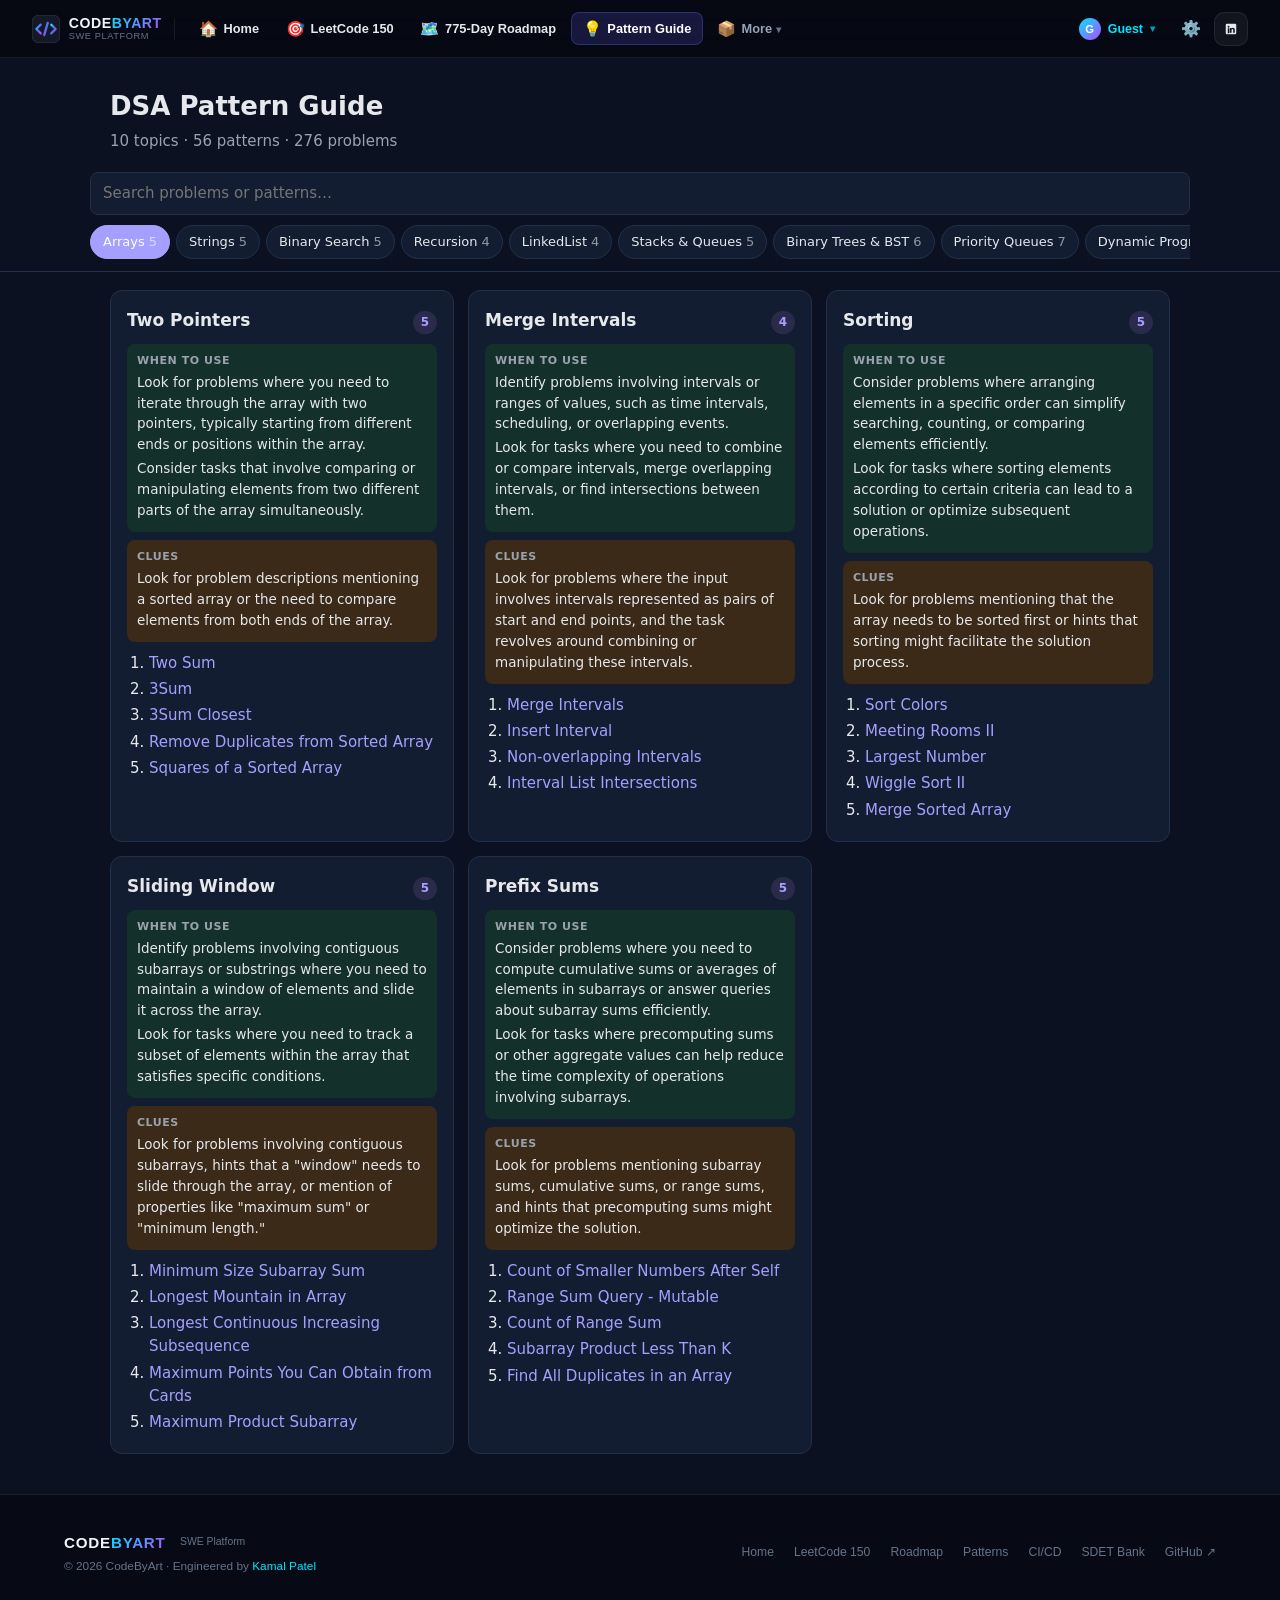
<file: DSA Pattern Guide.html>
<!DOCTYPE html>
<html lang="en"><head><meta charset="utf-8">
<meta name="viewport" content="width=device-width, initial-scale=1, viewport-fit=cover">
<title>DSA Pattern Guide</title>
<style>
:root{box-sizing:border-box;padding-top:env(safe-area-inset-top,0px);padding-bottom:env(safe-area-inset-bottom,0px);--bg:#0b1120;--card:#131d31;--tx:#e6e8eb;--mut:#9aa3ad;--bd:#223049;--ac:#a5a0ff;--acbg:#2a2a4a;--sc:#13302a;--cl:#3a2a17}
:root[data-theme="dark"]{--bg:#0b1120;--card:#131d31;--tx:#e6e8eb;--mut:#9aa3ad;--bd:#223049;--ac:#a5a0ff;--acbg:#2a2a4a;--sc:#13302a;--cl:#3a2a17}
:root[data-theme="light"]{--bg:#f7f6f2;--card:#fff;--tx:#1f2328;--mut:#656d76;--bd:#e3e1da;--ac:#4f46e5;--acbg:#eeedfd;--sc:#ecfdf5;--cl:#fff7ed}
html{scroll-padding-top:env(safe-area-inset-top,0px)}
*{box-sizing:border-box}
body{margin:0;background:var(--bg);color:var(--tx);font:15px/1.55 system-ui,-apple-system,"Segoe UI",Roboto,sans-serif}
header{padding:28px 20px 8px;max-width:1100px;margin:0 auto}
h1{margin:0 0 4px;font-size:26px}
header p{margin:0;color:var(--mut)}
.bar{position:sticky;top:env(safe-area-inset-top,0px);background:var(--bg);z-index:5;border-bottom:1px solid var(--bd);padding:10px 20px}
.bar-in{max-width:1100px;margin:0 auto}
#q{width:100%;padding:9px 12px;border:1px solid var(--bd);border-radius:8px;background:var(--card);color:var(--tx);font:inherit;margin-bottom:10px}
.tabs{display:flex;gap:6px;overflow-x:auto;padding-bottom:2px}
.tab{flex:none;padding:6px 12px;border:1px solid var(--bd);border-radius:999px;background:var(--card);color:var(--tx);font:inherit;font-size:13px;cursor:pointer}
.tab.on{background:var(--ac);color:#fff;border-color:var(--ac)}
.tab span{opacity:.6;margin-left:4px}
main{max-width:1100px;margin:0 auto;padding:18px 20px 40px;display:grid;gap:14px;grid-template-columns:repeat(auto-fill,minmax(min(100%,320px),1fr))}
.card{background:var(--card);border:1px solid var(--bd);border-radius:12px;padding:16px}
.card h3{margin:0 0 10px;font-size:17px;display:flex;justify-content:space-between;gap:8px;align-items:baseline}
.cnt{font-size:12px;color:var(--ac);background:var(--acbg);padding:2px 8px;border-radius:999px;white-space:nowrap}
.box{border-radius:8px;padding:8px 10px;margin:8px 0;font-size:13.5px}
.box b{display:block;font-size:11px;text-transform:uppercase;letter-spacing:.05em;color:var(--mut);margin-bottom:2px}
.box p{margin:3px 0}
.sc{background:var(--sc)}.cl{background:var(--cl)}
ol{margin:10px 0 0;padding-left:22px}
li{margin:3px 0}
a{color:var(--ac);text-decoration:none}a:hover{text-decoration:underline}
.empty{grid-column:1/-1;text-align:center;color:var(--mut);padding:40px}
mark{background:#fde68a;color:#000;border-radius:2px}

/* Hub Global Header */
.hub-header {
  background: var(--card);
  border-bottom: 1px solid var(--bd);
  position: sticky;
  top: 0;
  z-index: 200;
  padding: 8px 20px;
}
.hub-container {
  display: flex;
  align-items: center;
  justify-content: space-between;
  max-width: 1100px;
  margin: 0 auto;
  gap: 12px;
}
.hub-left {
  display: flex;
  align-items: center;
  gap: 14px;
}
.hub-brand {
  display: flex;
  align-items: center;
  gap: 8px;
  color: var(--tx);
  text-decoration: none;
  font-weight: 800;
  font-size: 1.05rem;
  letter-spacing: -0.02em;
}
.hub-brand:hover { text-decoration: none; }
.hub-brand-art {
  background: linear-gradient(135deg, #00e5ff 0%, #a855f7 100%);
  -webkit-background-clip: text;
  -webkit-text-fill-color: transparent;
}
.hub-brand-sub {
  font-size: 0.62rem;
  font-family: monospace;
  color: var(--mut);
  text-transform: uppercase;
  letter-spacing: 0.08em;
  font-weight: 600;
  display: block;
  line-height: 1;
  margin-top: 2px;
}
.hub-return-btn {
  display: inline-flex;
  align-items: center;
  gap: 5px;
  padding: 4px 10px;
  border-radius: 6px;
  background: var(--bg);
  border: 1px solid var(--bd);
  color: var(--mut);
  font-size: 0.76rem;
  font-weight: 500;
  text-decoration: none;
  transition: all 0.2s ease;
}
.hub-return-btn:hover {
  color: var(--ac);
  border-color: var(--ac);
  text-decoration: none;
}
.hub-tabs {
  display: flex;
  align-items: center;
  gap: 4px;
  background: var(--bg);
  padding: 3px;
  border-radius: 8px;
  border: 1px solid var(--bd);
}
.hub-tab {
  padding: 5px 12px;
  border-radius: 6px;
  color: var(--mut);
  text-decoration: none;
  font-size: 0.8rem;
  font-weight: 500;
  transition: all 0.2s ease;
  white-space: nowrap;
}
.hub-tab:hover {
  color: var(--tx);
  text-decoration: none;
}
.hub-tab.active {
  background: var(--ac);
  color: #fff;
  font-weight: 700;
}
/* Hub More Dropdown */
.hub-more-dropdown { position: relative; display: inline-flex; }
.hub-more-trigger {
  padding: 5px 12px; border-radius: 6px; color: var(--mut); font-size: 0.8rem; font-weight: 500;
  cursor: pointer; background: none; border: none; font-family: inherit; transition: all 0.2s ease; white-space: nowrap;
}
.hub-more-trigger:hover, .hub-more-dropdown.open .hub-more-trigger, .hub-more-dropdown:hover .hub-more-trigger {
  color: var(--tx); background: rgba(255, 255, 255, 0.05);
}
.hub-more-trigger .caret { display: inline-block; transition: transform 0.2s ease; margin-left: 2px; font-size: 0.65rem; }
.hub-more-dropdown.open .hub-more-trigger .caret, .hub-more-dropdown:hover .hub-more-trigger .caret { transform: rotate(180deg); }
.hub-more-menu {
  position: absolute; top: calc(100% + 8px); left: 0; min-width: 230px; background: var(--card);
  border: 1px solid var(--bd); border-radius: 10px; box-shadow: 0 12px 32px rgba(0, 0, 0, 0.5);
  padding: 6px; z-index: 1000; opacity: 0; visibility: hidden; transform: translateY(-6px);
  transition: opacity 0.2s var(--ease), transform 0.2s var(--ease), visibility 0.2s; pointer-events: none;
}
.hub-more-dropdown:hover .hub-more-menu, .hub-more-dropdown.open .hub-more-menu {
  opacity: 1; visibility: visible; transform: translateY(0); pointer-events: auto;
}
.hub-more-header {
  font-size: 0.62rem; font-weight: 700; text-transform: uppercase; letter-spacing: 0.08em; color: var(--mut); padding: 6px 10px 4px;
}
.hub-more-item {
  display: flex; align-items: center; gap: 8px; padding: 8px 10px; border-radius: 6px; color: var(--tx);
  text-decoration: none; font-size: 0.8rem; font-weight: 500; transition: all 0.15s ease;
}
.hub-more-item:hover { background: rgba(99, 102, 241, 0.12); color: #fff; text-decoration: none; }
.hub-more-item.active { background: rgba(99, 102, 241, 0.18); color: var(--ac); }
.hub-more-item-icon { font-size: 1rem; width: 20px; text-align: center; }
.hub-network {
  display: flex;
  align-items: center;
  gap: 6px;
}
.hub-pill {
  display: inline-flex;
  align-items: center;
  gap: 5px;
  padding: 4px 10px;
  border-radius: 99px;
  background: var(--bg);
  border: 1px solid var(--bd);
  color: var(--mut);
  text-decoration: none;
  font-size: 0.72rem;
  font-weight: 600;
  transition: all 0.2s ease;
  white-space: nowrap;
}
.hub-pill:hover {
  color: var(--tx);
  border-color: var(--ac);
  text-decoration: none;
}
.hub-pill-dot {
  width: 5px;
  height: 5px;
  border-radius: 50%;
  background: #00e5ff;
}
.hub-pill-linkedin:hover {
  color: #38bdf8;
  border-color: #0a66c2;
}
.hub-dropdown {
  position: relative;
  display: inline-flex;
}
.hub-dropdown-menu {
  position: absolute;
  top: calc(100% + 8px);
  right: 0;
  width: 240px;
  background: var(--card);
  border: 1px solid var(--bd);
  border-radius: 8px;
  box-shadow: 0 10px 25px rgba(0,0,0,0.3);
  padding: 6px;
  z-index: 1000;
  opacity: 0;
  visibility: hidden;
  transform: translateY(-4px);
  transition: all 0.2s ease;
  pointer-events: none;
}
.hub-dropdown:hover .hub-dropdown-menu,
.hub-dropdown.open .hub-dropdown-menu {
  opacity: 1;
  visibility: visible;
  transform: translateY(0);
  pointer-events: auto;
}
.hub-dropdown-item {
  display: flex;
  align-items: center;
  gap: 8px;
  padding: 8px 10px;
  border-radius: 6px;
  color: var(--tx);
  text-decoration: none;
  font-size: 0.8rem;
  transition: background 0.15s ease;
}
.hub-dropdown-item:hover {
  background: var(--bg);
  text-decoration: none;
}
.hub-dropdown-header {
  font-size: 0.65rem;
  font-weight: 700;
  text-transform: uppercase;
  letter-spacing: 0.08em;
  color: var(--mut);
  padding: 4px 10px;
}
.hub-dropdown-divider {
  height: 1px;
  background: var(--bd);
  margin: 4px 0;
}
.bar { top: 52px !important; }

@media (max-width: 900px) {
  .hub-container { flex-wrap: wrap; }
  .hub-network { display: none; }
  .hub-tabs { width: 100%; justify-content: flex-start; overflow-x: auto; }
  .bar { top: 86px !important; }
</style><link rel="stylesheet" href="shared-nav.css?v=0.5.2"></head><body>
<header><h1>DSA Pattern Guide</h1><p id="sub"></p></header>
<div class="bar"><div class="bar-in"><input id="q" type="search" placeholder="Search problems or patterns…"><div class="tabs" id="tabs"></div></div></div>
<main id="main"></main>
<script>
const DATA=[{"topic": "Arrays", "pats": [{"name": "Two Pointers", "scen": ["Look for problems where you need to iterate through the array with two pointers, typically starting from different ends or positions within the array.", "Consider tasks that involve comparing or manipulating elements from two different parts of the array simultaneously."], "clue": ["Look for problem descriptions mentioning a sorted array or the need to compare elements from both ends of the array."], "qs": [["Two Sum", "https://leetcode.com/problems/two-sum/"], ["3Sum", "https://leetcode.com/problems/3sum/"], ["3Sum Closest", "https://leetcode.com/problems/3sum-closest/"], ["Remove Duplicates from Sorted Array", "https://leetcode.com/problems/remove-duplicates-from-sorted-array/"], ["Squares of a Sorted Array", "https://leetcode.com/problems/squares-of-a-sorted-array/"]]}, {"name": "Merge Intervals", "scen": ["Identify problems involving intervals or ranges of values, such as time intervals, scheduling, or overlapping events.", "Look for tasks where you need to combine or compare intervals, merge overlapping intervals, or find intersections between them."], "clue": ["Look for problems where the input involves intervals represented as pairs of start and end points, and the task revolves around combining or manipulating these intervals."], "qs": [["Merge Intervals", "https://leetcode.com/problems/merge-intervals/"], ["Insert Interval", "https://leetcode.com/problems/insert-interval/"], ["Non-overlapping Intervals", "https://leetcode.com/problems/non-overlapping-intervals/"], ["Interval List Intersections", "https://leetcode.com/problems/interval-list-intersections/"]]}, {"name": "Sorting", "scen": ["Consider problems where arranging elements in a specific order can simplify searching, counting, or comparing elements efficiently.", "Look for tasks where sorting elements according to certain criteria can lead to a solution or optimize subsequent operations."], "clue": ["Look for problems mentioning that the array needs to be sorted first or hints that sorting might facilitate the solution process."], "qs": [["Sort Colors", "https://leetcode.com/problems/sort-colors/"], ["Meeting Rooms II", "https://leetcode.com/problems/meeting-rooms-ii/"], ["Largest Number", "https://leetcode.com/problems/largest-number/"], ["Wiggle Sort II", "https://leetcode.com/problems/wiggle-sort-ii/"], ["Merge Sorted Array", "https://leetcode.com/problems/merge-sorted-array/"]]}, {"name": "Sliding Window", "scen": ["Identify problems involving contiguous subarrays or substrings where you need to maintain a window of elements and slide it across the array.", "Look for tasks where you need to track a subset of elements within the array that satisfies specific conditions."], "clue": ["Look for problems involving contiguous subarrays, hints that a \"window\" needs to slide through the array, or mention of properties like \"maximum sum\" or \"minimum length.\""], "qs": [["Minimum Size Subarray Sum", "https://leetcode.com/problems/minimum-size-subarray-sum/"], ["Longest Mountain in Array", "https://leetcode.com/problems/longest-mountain-in-array/"], ["Longest Continuous Increasing Subsequence", "https://leetcode.com/problems/longest-continuous-increasing-subsequence/"], ["Maximum Points You Can Obtain from Cards", "https://leetcode.com/problems/maximum-points-you-can-obtain-from-cards/"], ["Maximum Product Subarray", "https://leetcode.com/problems/maximum-product-subarray/"]]}, {"name": "Prefix Sums", "scen": ["Consider problems where you need to compute cumulative sums or averages of elements in subarrays or answer queries about subarray sums efficiently.", "Look for tasks where precomputing sums or other aggregate values can help reduce the time complexity of operations involving subarrays."], "clue": ["Look for problems mentioning subarray sums, cumulative sums, or range sums, and hints that precomputing sums might optimize the solution."], "qs": [["Count of Smaller Numbers After Self", "https://leetcode.com/problems/count-of-smaller-numbers-after-self/"], ["Range Sum Query - Mutable", "https://leetcode.com/problems/range-sum-query-mutable/"], ["Count of Range Sum", "https://leetcode.com/problems/count-of-range-sum/"], ["Subarray Product Less Than K", "https://leetcode.com/problems/subarray-product-less-than-k/"], ["Find All Duplicates in an Array", "https://leetcode.com/problems/find-all-duplicates-in-an-array/"]]}]}, {"topic": "Strings", "pats": [{"name": "Two Pointers", "scen": ["Utilize two pointers when the problem involves searching for pairs or triplets of characters within a string that satisfy specific conditions, particularly in sorted strings or when the order matters."], "clue": ["Look for problem descriptions mentioning the need to compare characters from both ends of the string or to traverse the string simultaneously with two pointers.", "Phrases like \"pair of characters,\" \"triplet of characters,\" or \"sorted string\" indicate the potential application of two pointers."], "qs": [["Valid Palindrome", "https://leetcode.com/problems/valid-palindrome/"], ["Reverse Words in a String", "https://leetcode.com/problems/reverse-words-in-a-string/"], ["Longest Palindromic Substring", "https://leetcode.com/problems/longest-palindromic-substring/"], ["Implement strStr()", "https://leetcode.com/problems/implement-strstr/"], ["Remove Duplicates from Sorted Array", "https://leetcode.com/problems/remove-duplicates-from-sorted-array/"]]}, {"name": "Sliding Window", "scen": ["Apply sliding window technique when you need to find a contiguous substring within the string with specific properties (e.g., maximum sum, minimum size, longest length) and you can adjust the window size dynamically as you traverse the string."], "clue": ["Problems involving contiguous substrings often hint at the use of sliding window technique.", "Look for phrases like \"substring,\" \"contiguous characters,\" \"sliding window,\" or hints that a window needs to slide through the string."], "qs": [["Minimum Window Substring", "https://leetcode.com/problems/minimum-window-substring/"], ["Longest Substring Without Repeating Characters", "https://leetcode.com/problems/longest-substring-without-repeating-characters/"], ["Longest Substring with At Most K Distinct Characters", "https://leetcode.com/problems/longest-substring-with-at-most-k-distinct-characters/"], ["Find All Anagrams in a String", "https://leetcode.com/problems/find-all-anagrams-in-a-string/"], ["Longest Repeating Character Replacement", "https://leetcode.com/problems/longest-repeating-character-replacement/"]]}, {"name": "Hashmaps", "scen": ["Employ hashmaps when the problem involves frequency counting, grouping characters based on some property, or checking for the existence of certain characters in the string. Hashmaps offer efficient storage and retrieval of characters by keys."], "clue": ["Phrases like \"count,\" \"frequency,\" \"group,\" or \"exist\" suggest the potential use of hashmaps in the problem.", "Problems requiring counting occurrences, grouping similar characters, or checking for the presence of specific characters often indicate the application of hashmaps."], "qs": [["Group Anagrams", "https://leetcode.com/problems/group-anagrams/"], ["First Unique Character in a String", "https://leetcode.com/problems/first-unique-character-in-a-string/"], ["Valid Anagram", "https://leetcode.com/problems/valid-anagram/"], ["Longest Palindromic Substring", "https://leetcode.com/problems/longest-palindromic-substring/"], ["String Compression", "https://leetcode.com/problems/string-compression/"]]}, {"name": "String Manipulation", "scen": ["Utilize string manipulation techniques when tasked with operations such as reversing, splitting, joining, or converting strings into different formats. These techniques are useful for parsing input, formatting output, or transforming strings according to specific rules."], "clue": ["Problem descriptions mentioning operations like \"manipulate,\" \"convert,\" \"parse,\" or specific string operations (e.g., reversing, splitting) indicate the need for string manipulation techniques."], "qs": [["Reverse String", "https://leetcode.com/problems/reverse-string/"], ["Reverse Integer", "https://leetcode.com/problems/reverse-integer/"], ["String to Integer (atoi)", "https://leetcode.com/problems/string-to-integer-atoi/"], ["Count and Say", "https://leetcode.com/problems/count-and-say/"], ["Implement strStr()", "https://leetcode.com/problems/implement-strstr/"]]}, {"name": "Regular Expressions", "scen": ["Apply regular expressions when the problem involves pattern matching or string validation based on specific rules, especially complex patterns or constraints. Regular expressions provide a powerful way to search, validate, and manipulate text efficiently."], "clue": ["Look for phrases like \"pattern,\" \"validation,\" \"matching,\" or specific patterns (e.g., email addresses, phone numbers) in problem descriptions.", "Problems requiring validation of input strings against specific patterns or constraints often suggest the application of regular expressions."], "qs": [["Regular Expression Matching", "https://leetcode.com/problems/regular-expression-matching/"], ["Regular Expression Matching (with support for '.' and '*')", "https://leetcode.com/problems/regular-expression-matching/"], ["Wildcard Matching", "https://leetcode.com/problems/wildcard-matching/"], ["Decode String", "https://leetcode.com/problems/decode-string/"], ["Validate IP Address", "https://leetcode.com/problems/validate-ip-address/"]]}]}, {"topic": "Binary Search", "pats": [{"name": "Basic Binary Search", "scen": ["Involves searching for a target element in a sorted array by repeatedly dividing the search interval in half."], "clue": ["Look for scenarios where the array is sorted, and you need to find a specific element efficiently."], "qs": [["Search Insert Position", "https://leetcode.com/problems/search-insert-position/"], ["Find Minimum in Rotated Sorted Array", "https://leetcode.com/problems/find-minimum-in-rotated-sorted-array/"], ["Peak Index in a Mountain Array", "https://leetcode.com/problems/peak-index-in-a-mountain-array/"], ["Find Smallest Letter Greater Than Target", "https://leetcode.com/problems/find-smallest-letter-greater-than-target/"], ["Valid Perfect Square", "https://leetcode.com/problems/valid-perfect-square/"]]}, {"name": "Range Search", "scen": ["Involves searching for the maximum or minimum value that satisfies a specific condition within a given range."], "clue": ["Look for scenarios where you need to optimize a value within a given range, such as maximizing or minimizing a certain condition."], "qs": [["Split Array Largest Sum", "https://leetcode.com/problems/split-array-largest-sum/"], ["Find Kth Smallest Element in a Sorted Matrix", "https://leetcode.com/problems/kth-smallest-element-in-a-sorted-matrix/"], ["Capacity To Ship Packages Within D Days", "https://leetcode.com/problems/capacity-to-ship-packages-within-d-days/"], ["Maximum Average Subarray I", "https://leetcode.com/problems/maximum-average-subarray-i/"]]}, {"name": "Allocation Problems", "scen": ["Involves dividing resources or items among multiple entities while optimizing a certain criterion."], "clue": ["Look for scenarios where resources need to be distributed among entities with certain constraints, and the goal is to optimize a certain criterion, such as minimizing the maximum or maximizing the minimum."], "qs": [["Allocate Minimum Number of Pages", "https://www.interviewbit.com/problems/allocate-books/"], ["Minimize Maximum Pair Sum in Array", "https://leetcode.com/problems/minimize-maximum-pair-sum-in-array/"], ["Divide Chocolate", "https://leetcode.com/problems/divide-chocolate/"], ["Maximum Distance to Gas Station", "https://leetcode.com/problems/minimize-max-distance-to-gas-station/"]]}, {"name": "Counting Occurences", "scen": ["Involves counting the number of occurrences of a specific value or satisfying a certain condition."], "clue": ["Look for scenarios where you need to count occurrences or determine the frequency of certain elements/values in a sorted array or range."], "qs": [["Find First and Last Position of Element in Sorted Array", "https://leetcode.com/problems/find-first-and-last-position-of-element-in-sorted-array/"], ["Count Negative Numbers in a Sorted Matrix", "https://leetcode.com/problems/count-negative-numbers-in-a-sorted-matrix/"], ["Search a 2D Matrix II", "https://leetcode.com/problems/search-a-2d-matrix-ii/"], ["Find Minimum in Rotated Sorted Array II", "https://leetcode.com/problems/find-minimum-in-rotated-sorted-array-ii/"], ["Count Primes", "https://leetcode.com/problems/count-primes/"]]}, {"name": "Bitonic Array Search", "scen": ["Involves searching for an element in a bitonic array, which first increases and then decreases (or vice versa)."], "clue": ["Look for scenarios where the array exhibits a bitonic behavior, and you need to find an element within it efficiently."], "qs": [["Find Peak Element", "https://leetcode.com/problems/find-peak-element/"], ["Find in Mountain Array", "https://leetcode.com/problems/find-in-mountain-array/"], ["Longest Mountain in Array", "https://leetcode.com/problems/longest-mountain-in-array/"], ["Peak Index in a Mountain Array", "https://leetcode.com/problems/peak-index-in-a-mountain-array/"], ["Maximum Value at a Given Index in a Bounded Array", "https://leetcode.com/problems/maximum-value-at-a-given-index-in-a-bounded-array/"]]}]}, {"topic": "Recursion", "pats": [{"name": "Basic Recursive Functions", "scen": ["Implement basic recursive functions that solve a problem by dividing it into smaller instances of the same problem until a base case is reached."], "clue": ["Problems where the solution can be naturally expressed in terms of smaller instances of the same problem, such as factorial calculation, Fibonacci sequence generation, or exponentiation."], "qs": [["Factorial", "https://leetcode.com/problems/factorial/"], ["Fibonacci Number", "https://leetcode.com/problems/fibonacci-number/"], ["Pow(x, n)", "https://leetcode.com/problems/powx-n/"], ["Greatest Common Divisor of Strings", "https://leetcode.com/problems/greatest-common-divisor-of-strings/"], ["Minimum Moves to Move a Box to Their Target Location", "https://leetcode.com/problems/minimum-moves-to-move-a-box-to-their-target-location/"]]}, {"name": "Divide & Conquer", "scen": ["Break down a problem into smaller subproblems of the same type, solve each subproblem recursively, and combine their solutions to solve the original problem."], "clue": ["Tasks where the solution to a larger problem can be obtained by recursively combining solutions to smaller instances of the same problem, such as binary search or finding maximum or minimum elements in an array."], "qs": [["Binary Search", "https://leetcode.com/problems/binary-search/"], ["Merge Sort", "https://leetcode.com/problems/sort-an-array/"], ["Quick Sort", "https://leetcode.com/problems/sort-an-array/"], ["Maximum Subarray", "https://leetcode.com/problems/maximum-subarray/"]]}, {"name": "Backtracking", "scen": ["Explore all potential solutions to a problem by trying out different choices and backtracking when a dead-end is reached, undoing choices and trying alternative paths."], "clue": ["Problems where you need to find all permutations, combinations, or subsets of elements while satisfying specific constraints."], "qs": [["Generate Parentheses", "https://leetcode.com/problems/generate-parentheses/"], ["Combination Sum", "https://leetcode.com/problems/combination-sum/"], ["N-Queens", "https://leetcode.com/problems/n-queens/"], ["Letter Combinations of a Phone Number", "https://leetcode.com/problems/letter-combinations-of-a-phone-number/"], ["Word Search", "https://leetcode.com/problems/word-search/"]]}, {"name": "Recursive Search", "scen": ["Search for a target element or solution recursively by exploring different branches of a search space until the target is found or the search space is exhausted."], "clue": ["Problems involving searching for specific elements or solutions in a structured or unstructured search space.", "Tasks requiring finding paths in mazes, solving Sudoku puzzles, or searching for elements in a tree or graph."], "qs": [["Sudoku Solver", "https://leetcode.com/problems/sudoku-solver/"], ["Number of Islands", "https://leetcode.com/problems/number-of-islands/"], ["Path Sum", "https://leetcode.com/problems/path-sum/"], ["Word Search II", "https://leetcode.com/problems/word-search-ii/"]]}]}, {"topic": "LinkedList", "pats": [{"name": "Fast and Slow Pointers", "scen": ["You have a problem where you need to find pairs of elements that meet certain conditions, such as the midpoint of the linked list, detecting cycles, or removing specific elements."], "clue": ["Look for problems that involve traversing the linked list efficiently using two pointers simultaneously, often requiring pointer manipulation or comparison."], "qs": [["Middle of the Linked List", "https://leetcode.com/problems/middle-of-the-linked-list/"], ["Intersection of Two Linked Lists", "https://leetcode.com/problems/intersection-of-two-linked-lists/"], ["Linked List Cycle", "https://leetcode.com/problems/linked-list-cycle/"], ["Remove Nth Node From End of List", "https://leetcode.com/problems/remove-nth-node-from-end-of-list/"], ["Odd Even Linked List", "https://leetcode.com/problems/odd-even-linked-list/"], ["Linked List Cycle II", "https://leetcode.com/problems/linked-list-cycle-ii/"]]}, {"name": "Dummy Node Technique", "scen": ["You need to simplify edge cases, such as handling an empty list or adding/removing elements at the beginning."], "clue": ["Problems often involve scenarios where dealing with the head of the linked list is cumbersome or requires special treatment."], "qs": [["Add Two Numbers", "https://leetcode.com/problems/add-two-numbers/"], ["Merge Two Sorted Lists", "https://leetcode.com/problems/merge-two-sorted-lists/"], ["Partition List", "https://leetcode.com/problems/partition-list/"], ["Remove Duplicates from Sorted List", "https://leetcode.com/problems/remove-duplicates-from-sorted-list/"]]}, {"name": "Recursion Technique", "scen": ["Solving problems that require traversal or manipulation of the linked list structure in a recursive manner."], "clue": ["Look for problems where a recursive approach provides an elegant solution, such as dividing it into subproblems."], "qs": [["Swap Nodes in Pairs", "https://leetcode.com/problems/swap-nodes-in-pairs/"], ["Palindrome Linked List", "https://leetcode.com/problems/palindrome-linked-list/"], ["Remove Duplicates from Sorted List II", "https://leetcode.com/problems/remove-duplicates-from-sorted-list-ii/"], ["Flatten a Multilevel Doubly Linked List", "https://leetcode.com/problems/flatten-a-multilevel-doubly-linked-list/"]]}, {"name": "In-Place Reversal Technique", "scen": ["You need to reverse the linked list in-place without using extra space, typically by modifying the pointers iteratively."], "clue": ["Problems where you're asked to reverse the linked list or perform operations on segments without using additional data structures."], "qs": [["Reverse Linked List", "https://leetcode.com/problems/reverse-linked-list/"], ["Swap Nodes in Pairs", "https://leetcode.com/problems/swap-nodes-in-pairs/"], ["Rotate List", "https://leetcode.com/problems/rotate-list/"], ["Reorder List", "https://leetcode.com/problems/reorder-list/"], ["Split Linked List in Parts", "https://leetcode.com/problems/split-linked-list-in-parts/"], ["Reverse Nodes in k-Group", "https://leetcode.com/problems/reverse-nodes-in-k-group/"]]}]}, {"topic": "Stacks & Queues", "pats": [{"name": "Design Problems", "scen": ["When you need to design and implement a custom data structure based on stacks."], "clue": ["Look for problems that require you to design a stack-based system or implement specific functionalities."], "qs": [["Implement Queue using Stacks", "https://leetcode.com/problems/implement-queue-using-stacks/"], ["Implement Stack using Queues", "https://leetcode.com/problems/implement-stack-using-queues/"], ["Design Browser History", "https://leetcode.com/problems/design-browser-history/"], ["Design Hit Counter", "https://leetcode.com/problems/design-hit-counter/"], ["Design Circular Queue", "https://leetcode.com/problems/design-circular-queue/"], ["Design Twitter", "https://leetcode.com/problems/design-twitter/"], ["Design Snake Game", "https://leetcode.com/problems/design-snake-game/"]]}, {"name": "Monotonic Stack", "scen": ["You encounter a problem where you need to find the nearest smaller or greater element to the left or right in an array. For example, finding the nearest greater element on the right in an array."], "clue": ["Look for problems where you need to maintain a monotonic increasing or decreasing stack to efficiently track elements' positions or values."], "qs": [["Next Greater Element I", "https://leetcode.com/problems/next-greater-element-i/"], ["Largest Rectangle in Histogram", "https://leetcode.com/problems/largest-rectangle-in-histogram/"], ["Online Stock Span", "https://leetcode.com/problems/online-stock-span/"], ["Daily Temperatures", "https://leetcode.com/problems/daily-temperatures/"], ["Remove Duplicate Letters", "https://leetcode.com/problems/remove-duplicate-letters/"]]}, {"name": "Expression Evaluation", "scen": ["You encounter problems involving arithmetic or logical expression evaluation, where you need to parse and compute expressions."], "clue": ["Look for problems that involve evaluating arithmetic expressions or postfix notation"], "qs": [["Basic Calculator II", "https://leetcode.com/problems/basic-calculator-ii/"], ["Evaluate Division", "https://leetcode.com/problems/evaluate-division/"], ["Simplify Path", "https://leetcode.com/problems/simplify-path/"], ["Basic Calculator", "https://leetcode.com/problems/basic-calculator/"], ["Decode String", "https://leetcode.com/problems/decode-string/"]]}, {"name": "Two Stacks", "scen": ["You need to maintain a specific order or perform operations efficiently by utilizing two stacks, such as simulating a queue using two stacks."], "clue": ["Look for problems where you can simulate a specific behavior or implement operations efficiently by employing two stacks."], "qs": [["Evaluate Reverse Polish Notation", "https://leetcode.com/problems/evaluate-reverse-polish-notation/"], ["Min Stack", "https://leetcode.com/problems/min-stack/"], ["Design a Stack With Increment Operation", "https://leetcode.com/problems/design-a-stack-with-increment-operation/"], ["Baseball Game", "https://leetcode.com/problems/baseball-game/"], ["Backspace String Compare", "https://leetcode.com/problems/backspace-string-compare/"]]}, {"name": "Sliding Window & Monotonic Queue", "scen": ["You need to maintain a sliding window or find the maximum/minimum element in a window efficiently, often used in problems involving data stream processing or window-based statistics."], "clue": ["Look for problems where you need to process elements in a sliding window or maintain monotonicity in a queue, especially in array-related or streaming problems."], "qs": [["Sliding Window Maximum", "https://leetcode.com/problems/sliding-window-maximum/"], ["Design Circular Deque", "https://leetcode.com/problems/design-circular-deque/"], ["Moving Average from Data Stream", "https://leetcode.com/problems/moving-average-from-data-stream/"], ["First Unique Number", "https://leetcode.com/problems/first-unique-number/"], ["Max Sum of Rectangle No Larger Than K", "https://leetcode.com/problems/max-sum-of-rectangle-no-larger-than-k/"]]}]}, {"topic": "Binary Trees & BST", "pats": [{"name": "Traversal", "scen": ["You need to visit each node in the tree exactly once, exploring all nodes in a specific order (e.g., inorder, preorder, postorder)."], "clue": ["Look for problems where you must visit each node systematically without missing any, often requiring recursion or iteration."], "qs": [["Binary Tree Inorder Traversal", "https://leetcode.com/problems/binary-tree-inorder-traversal/"], ["Binary Tree Preorder Traversal", "https://leetcode.com/problems/binary-tree-preorder-traversal/"], ["Binary Tree Postorder Traversal", "https://leetcode.com/problems/binary-tree-postorder-traversal/"], ["Binary Tree Level Order Traversal", "https://leetcode.com/problems/binary-tree-level-order-traversal/"], ["Binary Tree Zigzag Level Order Traversal", "https://leetcode.com/problems/binary-tree-zigzag-level-order-traversal/"]]}, {"name": "Construction", "scen": ["You need to create a binary tree from given input data, such as an array, inorder and preorder/postorder traversal sequences, or level order traversal."], "clue": ["Explore problems where you must build a binary tree based on provided specifications, reconstructing the tree from its serialized form or given traversal sequences."], "qs": [["Construct Binary Tree from Preorder and Inorder Traversal", "https://leetcode.com/problems/construct-binary-tree-from-preorder-and-inorder-traversal/"], ["Construct Binary Tree from Inorder and Postorder Traversal", "https://leetcode.com/problems/construct-binary-tree-from-inorder-and-postorder-traversal/"], ["Construct Binary Tree from Preorder and Postorder Traversal", "https://leetcode.com/problems/construct-binary-tree-from-preorder-and-postorder-traversal/"], ["Daily Temperatures", "https://leetcode.com/problems/daily-temperatures/"], ["Remove Duplicate Letters", "https://leetcode.com/problems/remove-duplicate-letters/"]]}, {"name": "Mirror & Symmetry", "scen": ["You are tasked with determining whether a binary tree is symmetric or transforming it into its mirror image."], "clue": ["Look for problems where you compare the left and right subtrees recursively or swap the left and right children to achieve symmetry."], "qs": [["Invert Binary Tree", "https://leetcode.com/problems/invert-binary-tree/"], ["Symmetric Tree", "https://leetcode.com/problems/symmetric-tree/"], ["Flip Equivalent Binary Trees", "https://leetcode.com/problems/flip-equivalent-binary-trees/"], ["Convert Sorted Array to Binary Search Tree", "https://leetcode.com/problems/convert-sorted-array-to-binary-search-tree/"], ["Convert Sorted List to Binary Search Tree", "https://leetcode.com/problems/convert-sorted-list-to-binary-search-tree/"]]}, {"name": "Path Sum & Root to Leaf", "scen": ["You need to find paths in a binary tree that sum up to a target value or enumerate all root-to-leaf paths."], "clue": ["Explore problems where you traverse the tree while keeping track of the path and its sum, recursively exploring all possible paths."], "qs": [["Path Sum", "https://leetcode.com/problems/path-sum/"], ["Path Sum II", "https://leetcode.com/problems/path-sum-ii/"], ["Sum Root to Leaf Numbers", "https://leetcode.com/problems/sum-root-to-leaf-numbers/"], ["Binary Tree Maximum Path Sum", "https://leetcode.com/problems/binary-tree-maximum-path-sum/"], ["Path Sum III", "https://leetcode.com/problems/path-sum-iii/"]]}, {"name": "Traversal & Search", "scen": ["You need to search for a specific value or perform other queries on a binary tree, such as finding the lowest common ancestor or the kth smallest/largest element."], "clue": ["Look for problems where you apply different traversal techniques or search algorithms specific to binary trees, such as inorder traversal or binary search."], "qs": [["Lowest Common Ancestor of a Binary Tree", "https://leetcode.com/problems/lowest-common-ancestor-of-a-binary-tree/"], ["Binary Tree Level Order Traversal II", "https://leetcode.com/problems/binary-tree-level-order-traversal-ii/"], ["Search in a Binary Search Tree", "https://leetcode.com/problems/search-in-a-binary-search-tree/"], ["Validate Binary Search Tree", "https://leetcode.com/problems/validate-binary-search-tree/"], ["Closest Binary Search Tree Value", "https://leetcode.com/problems/closest-binary-search-tree-value/"]]}, {"name": "Validation & Properties", "scen": ["You need to validate properties of a binary tree, such as whether it's a binary search tree or a balanced tree."], "clue": ["Explore problems where you verify specific conditions or properties of binary trees, such as BST validation, balancedness checks, or identifying the diameter of the tree."], "qs": [["Diameter of Binary Tree", "https://leetcode.com/problems/diameter-of-binary-tree/"], ["Count Complete Tree Nodes", "https://leetcode.com/problems/count-complete-tree-nodes/"], ["Balanced Binary Tree", "https://leetcode.com/problems/balanced-binary-tree/"], ["Binary Tree Longest Consecutive Sequence", "https://leetcode.com/problems/binary-tree-longest-consecutive-sequence/"], ["Subtree of Another Tree", "https://leetcode.com/problems/subtree-of-another-tree/"]]}]}, {"topic": "Priority Queues", "pats": [{"name": "Finding Kth Largest/Smallest", "scen": ["You have a large dataset, and you need to efficiently find the Kth largest or smallest element."], "clue": ["Look for problems where you need to track the K largest or smallest elements while processing the dataset."], "qs": [["Kth Largest Element in an Array", "https://leetcode.com/problems/kth-largest-element-in-an-array/"], ["Kth Smallest Element in a Sorted Matrix", "https://leetcode.com/problems/kth-smallest-element-in-a-sorted-matrix/"], ["Find Median from Data Stream", "https://leetcode.com/problems/find-median-from-data-stream/"], ["K Closest Points to Origin", "https://leetcode.com/problems/k-closest-points-to-origin/"], ["Kth Largest Element in a Stream", "https://leetcode.com/problems/kth-largest-element-in-a-stream/"]]}, {"name": "Top K Frequent Elements", "scen": ["You're analyzing data and need to identify the most frequently occurring elements."], "clue": ["Look for problems where you need to track element frequencies and select the top K elements based on occurrence count."], "qs": [["Top K Frequent Elements", "https://leetcode.com/problems/top-k-frequent-elements/"], ["Sort Characters By Frequency", "https://leetcode.com/problems/sort-characters-by-frequency/"], ["Top K Frequent Words", "https://leetcode.com/problems/top-k-frequent-words/"], ["Top K Frequent Elements in a Sorted Matrix", "https://leetcode.com/problems/top-k-frequent-elements-in-a-sorted-matrix/"], ["Maximum Frequency Stack", "https://leetcode.com/problems/maximum-frequency-stack/"]]}, {"name": "Merge K Lists", "scen": ["You have K sorted lists and need to merge them into a single sorted list."], "clue": ["Look for problems where you're required to merge multiple sorted sequences while maintaining order."], "qs": [["Merge k Sorted Lists", "https://leetcode.com/problems/merge-k-sorted-lists/"], ["Merge Sorted Array", "https://leetcode.com/problems/merge-sorted-array/"], ["Merge Intervals", "https://leetcode.com/problems/merge-intervals/"], ["Find Smallest Common Number", "https://leetcode.com/problems/find-smallest-common-number/"], ["Smallest Range Covering Elements from K Lists", "https://leetcode.com/problems/smallest-range-covering-elements-from-k-lists/"]]}, {"name": "Sliding Window Maximum/Minimum", "scen": ["You need to find the maximum or minimum element in all contiguous subarrays of size K."], "clue": ["Look for problems where you maintain a sliding window of fixed size and efficiently find the maximum or minimum element."], "qs": [["Sliding Window Maximum", "https://leetcode.com/problems/sliding-window-maximum/"], ["Maximum Sum of Subarray of Size K", "https://leetcode.com/problems/maximum-sum-of-subarray-of-size-k/"], ["Minimum Window Substring", "https://leetcode.com/problems/minimum-window-substring/"], ["Max Consecutive Ones III", "https://leetcode.com/problems/max-consecutive-ones-iii/"], ["Longest Continuous Subarray With Absolute Diff Less Than or Equal to Limit", "https://leetcode.com/problems/longest-continuous-subarray-with-absolute-diff-less-than-or-equal-to-limit/"]]}, {"name": "Design Problems", "scen": ["You're tasked with designing a custom data structure using priority queues to solve specific problems efficiently."], "clue": ["Look for problems where you need to design a data structure using priority queues for various functionalities."], "qs": [["Design Twitter", "https://leetcode.com/problems/design-twitter/"], ["Design Hit Counter", "https://leetcode.com/problems/design-hit-counter/"], ["Design Browser History", "https://leetcode.com/problems/design-browser-history/"], ["Design Snake Game", "https://leetcode.com/problems/design-snake-game/"], ["Design a Leaderboard", "https://leetcode.com/problems/design-a-leaderboard/"]]}, {"name": "Construction and Manipulation", "scen": ["You need to construct, modify, or manipulate data structures using priority queues efficiently."], "clue": ["Look for problems where you construct or manipulate data structures based on specific rules using priority queues."], "qs": [["Task Scheduler", "https://leetcode.com/problems/task-scheduler/"], ["Rearrange String k Distance Apart", "https://leetcode.com/problems/rearrange-string-k-distance-apart/"], ["Reorganize String", "https://leetcode.com/problems/reorganize-string/"], ["Distant Barcodes", "https://leetcode.com/problems/distant-barcodes/"], ["Rearrange Words in a Sentence", "https://leetcode.com/problems/rearrange-words-in-a-sentence/"]]}, {"name": "With Graphs", "scen": ["You need to solve graph-related problems efficiently using priority queues for operations like Dijkstra's algorithm or finding minimum spanning trees."], "clue": ["Look for problems where you process nodes or edges based on their weights or distances in graph-related scenarios."], "qs": [["Network Delay Time", "https://leetcode.com/problems/network-delay-time/"], ["Cheapest Flights Within K Stops", "https://leetcode.com/problems/cheapest-flights-within-k-stops/"], ["Path with Maximum Probability", "https://leetcode.com/problems/path-with-maximum-probability/"], ["The Maze II", "https://leetcode.com/problems/the-maze-ii/"], ["Kth Smallest Element in a Sorted Matrix", "https://leetcode.com/problems/kth-smallest-element-in-a-sorted-matrix/"]]}]}, {"topic": "Dynamic Programming", "pats": [{"name": "Basic Dynamic Programming", "scen": ["You encounter a problem where recursive calls result in redundant computations, leading to inefficiency. The problem can be optimized by storing the results of previous computations in a data structure."], "clue": ["Look for recursive problems where subproblems are overlapping or repetitive."], "qs": [["Fibonacci Number", "https://leetcode.com/problems/fibonacci-number/"], ["Climbing Stairs", "https://leetcode.com/problems/climbing-stairs/"], ["House Robber", "https://leetcode.com/problems/house-robber/"], ["Unique Paths", "https://leetcode.com/problems/unique-paths/"], ["Minimum Path Sum", "https://leetcode.com/problems/minimum-path-sum/"]]}, {"name": "Optimal Substructure", "scen": ["You encounter a problem where an optimal solution can be constructed from optimal solutions of its subproblems."], "clue": ["Look for problems where the optimal solution to the problem can be formed by combining optimal solutions of its subproblems."], "qs": [["Maximum Subarray", "https://leetcode.com/problems/maximum-subarray/"], ["Longest Increasing Subsequence", "https://leetcode.com/problems/longest-increasing-subsequence/"], ["Coin Change", "https://leetcode.com/problems/coin-change/"], ["Edit Distance", "https://leetcode.com/problems/edit-distance/"], ["Longest Common Subsequence", "https://leetcode.com/problems/longest-common-subsequence/"]]}, {"name": "Interval/Range DP", "scen": ["You encounter a problem where you need to find optimal solutions for subintervals within a larger interval."], "clue": ["Look for problems where the optimal solution for a given interval can be derived from optimal solutions of its subintervals."], "qs": [["Minimum Falling Path Sum", "https://leetcode.com/problems/minimum-falling-path-sum/"], ["Burst Balloons", "https://leetcode.com/problems/burst-balloons/"], ["Partition Equal Subset Sum", "https://leetcode.com/problems/partition-equal-subset-sum/"], ["Strange Printer", "https://leetcode.com/problems/strange-printer/"], ["Maximum Vacation Days", "https://leetcode.com/problems/maximum-vacation-days/"]]}, {"name": "Knapsack Problems", "scen": ["You encounter a problem where you need to optimize the allocation of resources to maximize or minimize a value, subject to capacity constraints."], "clue": ["Look for problems where you need to select items from a set to maximize or minimize a value without exceeding capacity constraints."], "qs": [["0/1 Knapsack", "https://leetcode.com/problems/01-knapsack/"], ["Partition Equal Subset Sum", "https://leetcode.com/problems/partition-equal-subset-sum/"], ["Target Sum", "https://leetcode.com/problems/target-sum/"], ["Minimum Subset Sum Difference", "https://leetcode.com/problems/partition-equal-subset-sum/"], ["Equal Subset Sum Partition", "https://leetcode.com/problems/partition-equal-subset-sum/"]]}, {"name": "Prefix Sums", "scen": ["You encounter a problem where you need to efficiently compute cumulative sums or counts over a range of elements."], "clue": ["Look for problems where you can preprocess the array to compute prefix sums or counts, enabling fast query operations."], "qs": [["Subarray Sum Equals K", "https://leetcode.com/problems/subarray-sum-equals-k/"], ["Range Sum Query - Immutable", "https://leetcode.com/problems/range-sum-query-immutable/"], ["Count of Range Sum", "https://leetcode.com/problems/count-of-range-sum/"], ["Number of Submatrices That Sum to Target", "https://leetcode.com/problems/number-of-submatrices-that-sum-to-target/"], ["Subarray Sums Divisible by K", "https://leetcode.com/problems/subarray-sums-divisible-by-k/"]]}, {"name": "Counting Problems", "scen": ["You encounter a problem where you need to count the number of ways to achieve a certain outcome, subject to certain constraints."], "clue": ["Look for problems where you can define states representing counts, and transitions between states correspond to valid outcomes."], "qs": [["Unique Paths III", "https://leetcode.com/problems/unique-paths-iii/"], ["Distinct Subsequences", "https://leetcode.com/problems/distinct-subsequences/"], ["Count Different Palindromic Subsequences", "https://leetcode.com/problems/count-different-palindromic-subsequences/"], ["Count Numbers with Unique Digits", "https://leetcode.com/problems/count-numbers-with-unique-digits/"], ["Count of Smaller Numbers After Self", "https://leetcode.com/problems/count-of-smaller-numbers-after-self/"]]}, {"name": "Interval Partitioning", "scen": ["You encounter a problem where you need to divide a set of intervals into the minimum number of non-overlapping subsets."], "clue": ["Look for problems where you can sort the intervals by their endpoints and use dynamic programming to find the optimal partitioning."], "qs": [["Non-overlapping Intervals", "https://leetcode.com/problems/non-overlapping-intervals/"], ["Partition Labels", "https://leetcode.com/problems/partition-labels/"], ["Maximum Number of Non-Overlapping Subarrays With Sum Equals Target", "https://leetcode.com/problems/maximum-number-of-non-overlapping-subarrays-with-sum-equals-target/"], ["Split Array into Consecutive Subsequences", "https://leetcode.com/problems/split-array-into-consecutive-subsequences/"], ["Longest Continuous Increasing Subsequence", "https://leetcode.com/problems/longest-continuous-increasing-subsequence/"]]}, {"name": "Probability & Expectations", "scen": ["You encounter a problem where you need to compute the probability of certain events or the expected value of a random variable."], "clue": ["Look for problems where you can model the problem using probability distributions or expected values and use dynamic programming to compute them efficiently."], "qs": [["Knight Probability in Chessboard", "https://leetcode.com/problems/knight-probability-in-chessboard/"], ["Dice Roll Simulation", "https://leetcode.com/problems/dice-roll-simulation/"], ["Stone Game VII", "https://leetcode.com/problems/stone-game-vii/"], ["Predict the Winner", "https://leetcode.com/problems/predict-the-winner/"], ["Cherry Pickup", "https://leetcode.com/problems/cherry-pickup/"]]}]}, {"topic": "Graphs", "pats": [{"name": "Finding Connected Components", "scen": ["You're given a graph, and you need to identify distinct subgraphs where all vertices are connected to each other by paths."], "clue": ["Look for problems where you need to group nodes based on their connectivity, often involving DFS or BFS traversal."], "qs": [["Number of Islands", "https://leetcode.com/problems/number-of-islands/"], ["Connected Components in Undirected Graph", "https://leetcode.com/problems/number-of-connected-components-in-an-undirected-graph/"], ["Friend Circles", "https://leetcode.com/problems/friend-circles/"], ["Accounts Merge", "https://leetcode.com/problems/accounts-merge/"], ["Redundant Connection", "https://leetcode.com/problems/redundant-connection/"]]}, {"name": "Shortest Path Finding", "scen": ["Given a graph with weighted edges, you're tasked with finding the shortest path between two nodes."], "clue": ["Look for problems where you need to optimize distance or traversal time between two points, typically using Dijkstra's or Floyd-Warshall algorithms."], "qs": [["Network Delay Time", "https://leetcode.com/problems/network-delay-time/"], ["Cheapest Flights Within K Stops", "https://leetcode.com/problems/cheapest-flights-within-k-stops/"], ["Shortest Path in Binary Matrix", "https://leetcode.com/problems/shortest-path-in-binary-matrix/"], ["Word Ladder", "https://leetcode.com/problems/word-ladder/"], ["Maze", "https://leetcode.com/problems/the-maze/"]]}, {"name": "Cycle Detection", "scen": ["You're required to detect whether a graph contains cycles or not."], "clue": ["Look for problems where you need to ensure that no node is visited more than once during traversal, employing DFS or BFS to detect back edges."], "qs": [["Course Schedule", "https://leetcode.com/problems/course-schedule/"], ["Find Eventual Safe States", "https://leetcode.com/problems/find-eventual-safe-states/"], ["Course Schedule II", "https://leetcode.com/problems/course-schedule-ii/"], ["Detect Cycle in Directed Graph", "https://leetcode.com/problems/find-eventual-safe-states/"], ["Redundant Connection II", "https://leetcode.com/problems/redundant-connection-ii/"]]}, {"name": "Bipartite Graph Check", "scen": ["You need to determine if a given undirected graph is bipartite, i.e., it's possible to split the vertices into two independent sets such that no edge connects vertices of the same set."], "clue": ["Look for problems where you need to color nodes alternatively while traversing the graph to detect any conflicts."], "qs": [["Is Graph Bipartite?", "https://leetcode.com/problems/is-graph-bipartite/"], ["Possible Bipartition", "https://leetcode.com/problems/possible-bipartition/"], ["Bipartite", "https://leetcode.com/problems/bipartite-graph/"], ["Graph Coloring", "https://leetcode.com/problems/graph-coloring/"], ["Matching Bipartite Graph", "https://leetcode.com/problems/matching-bipartite-graph/"]]}, {"name": "Minimum Spanning Tree", "scen": ["You're tasked with finding the minimum weight connected subtree that connects all vertices in a graph."], "clue": ["Look for problems involving weighted edges and the need to minimize the total weight to connect all nodes."], "qs": [["Minimum Spanning Tree", "https://leetcode.com/problems/graph-valid-tree/"], ["Connecting Cities With Minimum Cost", "https://leetcode.com/problems/connecting-cities-with-minimum-cost/"], ["Campus Bikes II", "https://leetcode.com/problems/campus-bikes-ii/"], ["Optimal Division", "https://leetcode.com/problems/optimal-division/"], ["Redundant Connection II", "https://leetcode.com/problems/redundant-connection-ii/"]]}, {"name": "Directed Acyclic Graph (DAG) Traversal", "scen": ["You're given a directed graph without cycles, and you need to traverse it efficiently."], "clue": ["Look for problems where you need to perform a topological sort or find the longest path without revisiting nodes."], "qs": [["Alien Dictionary", "https://leetcode.com/problems/alien-dictionary/"], ["Longest Increasing Path in a Matrix", "https://leetcode.com/problems/longest-increasing-path-in-a-matrix/"], ["Course Schedule III", "https://leetcode.com/problems/course-schedule-iii/"], ["Sequence Reconstruction", "https://leetcode.com/problems/sequence-reconstruction/"], ["All Paths from Source Lead to Destination", "https://leetcode.com/problems/all-paths-from-source-lead-to-destination/"]]}, {"name": "Graph Coloring", "scen": ["You need to assign colors to the vertices of a graph such that no two adjacent vertices have the same color."], "clue": ["Look for problems where you need to color the graph with a minimum number of colors without violating the coloring rule."], "qs": [["Graph Coloring", "https://leetcode.com/problems/graph-coloring/"], ["Course Schedule IV", "https://leetcode.com/problems/course-schedule-iv/"], ["Minimum Number of Vertices to Reach All Nodes", "https://leetcode.com/problems/minimum-number-of-vertices-to-reach-all-nodes/"], ["Flower Planting With No Adjacent", "https://leetcode.com/problems/flower-planting-with-no-adjacent/"]]}]}];
let cur=0;
const $=id=>document.getElementById(id);
const esc=s=>s.replace(/[&<>"]/g,c=>({'&':'&amp;','<':'&lt;','>':'&gt;','"':'&quot;'}[c]));
const total=DATA.reduce((a,d)=>a+d.pats.reduce((b,p)=>b+p.qs.length,0),0);
$('sub').textContent=DATA.length+' topics · '+DATA.reduce((a,d)=>a+d.pats.length,0)+' patterns · '+total+' problems';
function tabs(){
  $('tabs').innerHTML=DATA.map((d,i)=>`<button class="tab ${i===cur?'on':''}" data-i="${i}">${esc(d.topic)}<span>${d.pats.length}</span></button>`).join('');
  document.querySelectorAll('.tab').forEach(b=>b.onclick=()=>{cur=+b.dataset.i;$('q').value='';render()});
}
function box(cls,label,arr){
  return arr.length?`<div class="box ${cls}"><b>${label}</b>${arr.map(t=>`<p>${esc(t)}</p>`).join('')}</div>`:'';
}
function render(){
  tabs();
  const q=$('q').value.trim().toLowerCase();
  const list=q?DATA.flatMap(d=>d.pats.map(p=>({...p,topic:d.topic}))):DATA[cur].pats;
  const hl=t=>{t=esc(t);if(!q)return t;const i=t.toLowerCase().indexOf(esc(q));return i<0?t:t.slice(0,i)+'<mark>'+t.slice(i,i+esc(q).length)+'</mark>'+t.slice(i+esc(q).length)};
  let out=list.map(p=>{
    const qs=q&&!p.name.toLowerCase().includes(q)?p.qs.filter(x=>x[0].toLowerCase().includes(q)):p.qs;
    if(q&&!qs.length)return'';
    return `<section class="card"><h3><span>${hl(p.name)}${p.topic?` <small style="color:var(--mut);font-weight:400">· ${esc(p.topic)}</small>`:''}</span><span class="cnt">${qs.length}</span></h3>
    ${box('sc','When to use',p.scen)}${box('cl','Clues',p.clue)}
    <ol>${qs.map(x=>`<li><a href="${esc(x[1])}" target="_blank" rel="noopener">${hl(x[0])}</a></li>`).join('')}</ol></section>`;
  }).join('');
  $('main').innerHTML=out||'<div class="empty">No matches.</div>';
}
$('q').oninput=render;
render();
document.addEventListener('click', (e) => {
  const more = document.getElementById('hubMoreDropdown');
  if (more && !more.contains(e.target)) more.classList.remove('open');
  const conn = document.getElementById('hubDropdown');
  if (conn && !conn.contains(e.target)) conn.classList.remove('open');
});

</script><script src="shared-nav.js?v=0.5.2" data-page="patterns"></script></body></html>
</file>
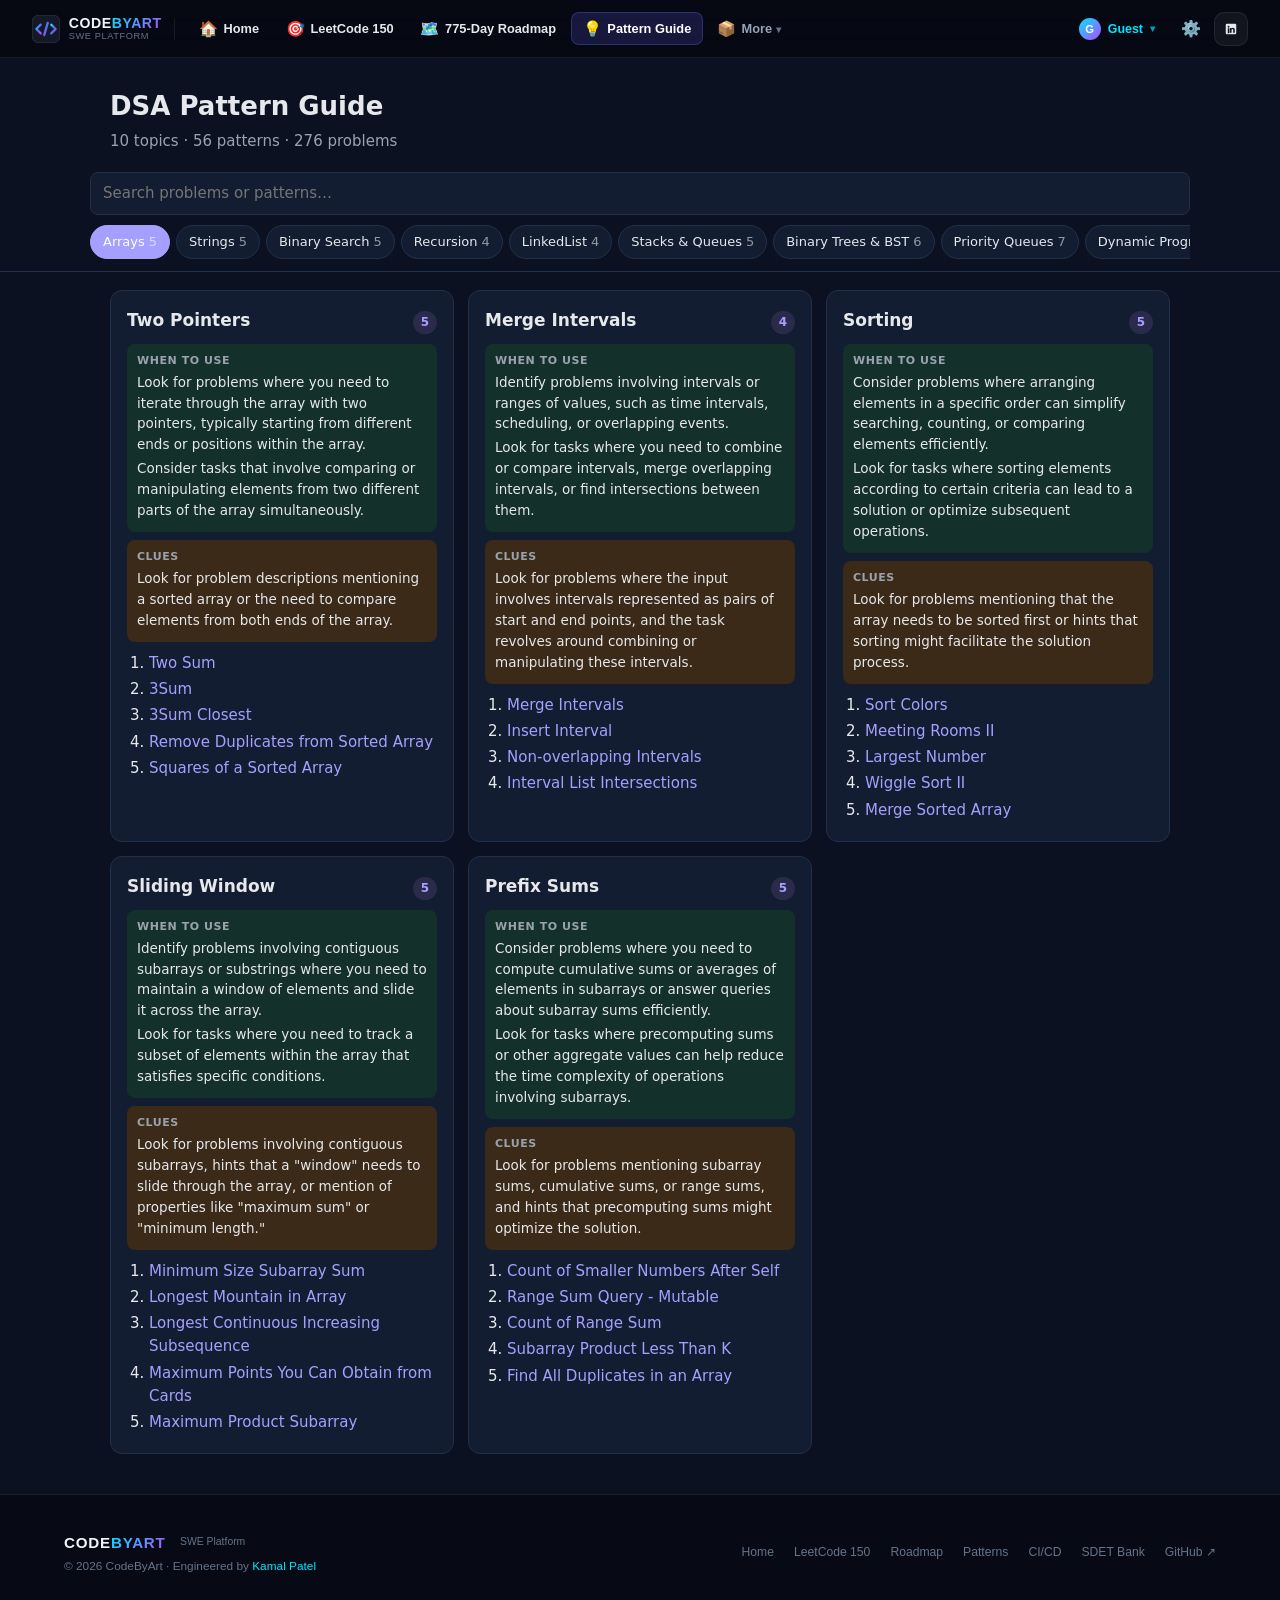
<file: dsa_pattern_guide.html>
<!DOCTYPE html>
<html lang="en">

<head>
  <meta charset="utf-8">
  <meta name="viewport" content="width=device-width, initial-scale=1, viewport-fit=cover">
  <title>DSA Pattern Guide</title>
  <style>
    :root {
      box-sizing: border-box;
      padding-top: env(safe-area-inset-top, 0px);
      padding-bottom: env(safe-area-inset-bottom, 0px);
      --bg: #0b1120;
      --card: #131d31;
      --tx: #e6e8eb;
      --mut: #9aa3ad;
      --bd: #223049;
      --ac: #a5a0ff;
      --acbg: #2a2a4a;
      --sc: #13302a;
      --cl: #3a2a17;
    }

    :root[data-theme="dark"] {
      --bg: #0b1120;
      --card: #131d31;
      --tx: #e6e8eb;
      --mut: #9aa3ad;
      --bd: #223049;
      --ac: #a5a0ff;
      --acbg: #2a2a4a;
      --sc: #13302a;
      --cl: #3a2a17;
    }

    :root[data-theme="light"] {
      --bg: #f7f6f2;
      --card: #fff;
      --tx: #1f2328;
      --mut: #656d76;
      --bd: #e3e1da;
      --ac: #4f46e5;
      --acbg: #eeedfd;
      --sc: #ecfdf5;
      --cl: #fff7ed;
    }

    html {
      scroll-padding-top: env(safe-area-inset-top, 0px)
    }

    * {
      box-sizing: border-box
    }

    body {
      margin: 0;
      background: var(--bg);
      color: var(--tx);
      font: 15px/1.55 system-ui, -apple-system, "Segoe UI", Roboto, sans-serif
    }

    header {
      padding: 28px 20px 8px;
      max-width: 1100px;
      margin: 0 auto
    }

    h1 {
      margin: 0 0 4px;
      font-size: 26px
    }

    header p {
      margin: 0;
      color: var(--mut)
    }

    .bar {
      position: sticky;
      top: env(safe-area-inset-top, 0px);
      background: var(--bg);
      z-index: 5;
      border-bottom: 1px solid var(--bd);
      padding: 10px 20px
    }

    .bar-in {
      max-width: 1100px;
      margin: 0 auto
    }

    #q {
      width: 100%;
      padding: 9px 12px;
      border: 1px solid var(--bd);
      border-radius: 8px;
      background: var(--card);
      color: var(--tx);
      font: inherit;
      margin-bottom: 10px
    }

    .tabs {
      display: flex;
      gap: 6px;
      overflow-x: auto;
      padding-bottom: 2px
    }

    .tab {
      flex: none;
      padding: 6px 12px;
      border: 1px solid var(--bd);
      border-radius: 999px;
      background: var(--card);
      color: var(--tx);
      font: inherit;
      font-size: 13px;
      cursor: pointer
    }

    .tab.on {
      background: var(--ac);
      color: #fff;
      border-color: var(--ac)
    }

    .tab span {
      opacity: .6;
      margin-left: 4px
    }

    main {
      max-width: 1100px;
      margin: 0 auto;
      padding: 18px 20px 40px;
      display: grid;
      gap: 14px;
      grid-template-columns: repeat(auto-fill, minmax(min(100%, 320px), 1fr))
    }

    .card {
      background: var(--card);
      border: 1px solid var(--bd);
      border-radius: 12px;
      padding: 16px
    }

    .card h3 {
      margin: 0 0 10px;
      font-size: 17px;
      display: flex;
      justify-content: space-between;
      gap: 8px;
      align-items: baseline
    }

    .cnt {
      font-size: 12px;
      color: var(--ac);
      background: var(--acbg);
      padding: 2px 8px;
      border-radius: 999px;
      white-space: nowrap
    }

    .box {
      border-radius: 8px;
      padding: 8px 10px;
      margin: 8px 0;
      font-size: 13.5px
    }

    .box b {
      display: block;
      font-size: 11px;
      text-transform: uppercase;
      letter-spacing: .05em;
      color: var(--mut);
      margin-bottom: 2px
    }

    .box p {
      margin: 3px 0
    }

    .sc {
      background: var(--sc)
    }

    .cl {
      background: var(--cl)
    }

    ol {
      margin: 10px 0 0;
      padding-left: 22px
    }

    li {
      margin: 3px 0
    }

    a {
      color: var(--ac);
      text-decoration: none
    }

    a:hover {
      text-decoration: underline
    }

    .empty {
      grid-column: 1/-1;
      text-align: center;
      color: var(--mut);
      padding: 40px
    }

    mark {
      background: #fde68a;
      color: #000;
      border-radius: 2px
    }

    /* Hub Global Header */
    .hub-header {
      background: var(--card);
      border-bottom: 1px solid var(--bd);
      position: sticky;
      top: 0;
      z-index: 200;
      padding: 8px 20px;
    }

    .hub-container {
      display: flex;
      align-items: center;
      justify-content: space-between;
      max-width: 1100px;
      margin: 0 auto;
      gap: 12px;
    }

    .hub-left {
      display: flex;
      align-items: center;
      gap: 14px;
    }

    .hub-brand {
      display: flex;
      align-items: center;
      gap: 8px;
      color: var(--tx);
      text-decoration: none;
      font-weight: 800;
      font-size: 1.05rem;
      letter-spacing: -0.02em;
    }

    .hub-brand:hover {
      text-decoration: none;
    }

    .hub-brand-art {
      background: linear-gradient(135deg, #00e5ff 0%, #a855f7 100%);
      -webkit-background-clip: text;
      -webkit-text-fill-color: transparent;
    }

    .hub-brand-sub {
      font-size: 0.62rem;
      font-family: monospace;
      color: var(--mut);
      text-transform: uppercase;
      letter-spacing: 0.08em;
      font-weight: 600;
      display: block;
      line-height: 1;
      margin-top: 2px;
    }

    .hub-return-btn {
      display: inline-flex;
      align-items: center;
      gap: 5px;
      padding: 4px 10px;
      border-radius: 6px;
      background: var(--bg);
      border: 1px solid var(--bd);
      color: var(--mut);
      font-size: 0.76rem;
      font-weight: 500;
      text-decoration: none;
      transition: all 0.2s ease;
    }

    .hub-return-btn:hover {
      color: var(--ac);
      border-color: var(--ac);
      text-decoration: none;
    }

    .hub-tabs {
      display: flex;
      align-items: center;
      gap: 4px;
      background: var(--bg);
      padding: 3px;
      border-radius: 8px;
      border: 1px solid var(--bd);
    }

    .hub-tab {
      padding: 5px 12px;
      border-radius: 6px;
      color: var(--mut);
      text-decoration: none;
      font-size: 0.8rem;
      font-weight: 500;
      transition: all 0.2s ease;
      white-space: nowrap;
    }

    .hub-tab:hover {
      color: var(--tx);
      text-decoration: none;
    }

    .hub-tab.active {
      background: var(--ac);
      color: #fff;
      font-weight: 700;
    }

    /* Hub More Dropdown */
    .hub-more-dropdown {
      position: relative;
      display: inline-flex;
    }

    .hub-more-trigger {
      padding: 5px 12px;
      border-radius: 6px;
      color: var(--mut);
      font-size: 0.8rem;
      font-weight: 500;
      cursor: pointer;
      background: none;
      border: none;
      font-family: inherit;
      transition: all 0.2s ease;
      white-space: nowrap;
    }

    .hub-more-trigger:hover,
    .hub-more-dropdown.open .hub-more-trigger,
    .hub-more-dropdown:hover .hub-more-trigger {
      color: var(--tx);
      background: rgba(255, 255, 255, 0.05);
    }

    .hub-more-trigger .caret {
      display: inline-block;
      transition: transform 0.2s ease;
      margin-left: 2px;
      font-size: 0.65rem;
    }

    .hub-more-dropdown.open .hub-more-trigger .caret,
    .hub-more-dropdown:hover .hub-more-trigger .caret {
      transform: rotate(180deg);
    }

    .hub-more-menu {
      position: absolute;
      top: calc(100% + 8px);
      left: 0;
      min-width: 230px;
      background: var(--card);
      border: 1px solid var(--bd);
      border-radius: 10px;
      box-shadow: 0 12px 32px rgba(0, 0, 0, 0.5);
      padding: 6px;
      z-index: 1000;
      opacity: 0;
      visibility: hidden;
      transform: translateY(-6px);
      transition: opacity 0.2s var(--ease), transform 0.2s var(--ease), visibility 0.2s;
      pointer-events: none;
    }

    .hub-more-dropdown:hover .hub-more-menu,
    .hub-more-dropdown.open .hub-more-menu {
      opacity: 1;
      visibility: visible;
      transform: translateY(0);
      pointer-events: auto;
    }

    .hub-more-header {
      font-size: 0.62rem;
      font-weight: 700;
      text-transform: uppercase;
      letter-spacing: 0.08em;
      color: var(--mut);
      padding: 6px 10px 4px;
    }

    .hub-more-item {
      display: flex;
      align-items: center;
      gap: 8px;
      padding: 8px 10px;
      border-radius: 6px;
      color: var(--tx);
      text-decoration: none;
      font-size: 0.8rem;
      font-weight: 500;
      transition: all 0.15s ease;
    }

    .hub-more-item:hover {
      background: rgba(99, 102, 241, 0.12);
      color: #fff;
      text-decoration: none;
    }

    .hub-more-item.active {
      background: rgba(99, 102, 241, 0.18);
      color: var(--ac);
    }

    .hub-more-item-icon {
      font-size: 1rem;
      width: 20px;
      text-align: center;
    }

    .hub-network {
      display: flex;
      align-items: center;
      gap: 6px;
    }

    .hub-pill {
      display: inline-flex;
      align-items: center;
      gap: 5px;
      padding: 4px 10px;
      border-radius: 99px;
      background: var(--bg);
      border: 1px solid var(--bd);
      color: var(--mut);
      text-decoration: none;
      font-size: 0.72rem;
      font-weight: 600;
      transition: all 0.2s ease;
      white-space: nowrap;
    }

    .hub-pill:hover {
      color: var(--tx);
      border-color: var(--ac);
      text-decoration: none;
    }

    .hub-pill-dot {
      width: 5px;
      height: 5px;
      border-radius: 50%;
      background: #00e5ff;
    }

    .hub-pill-linkedin:hover {
      color: #38bdf8;
      border-color: #0a66c2;
    }

    .hub-dropdown {
      position: relative;
      display: inline-flex;
    }

    .hub-dropdown-menu {
      position: absolute;
      top: calc(100% + 8px);
      right: 0;
      width: 240px;
      background: var(--card);
      border: 1px solid var(--bd);
      border-radius: 8px;
      box-shadow: 0 10px 25px rgba(0, 0, 0, 0.3);
      padding: 6px;
      z-index: 1000;
      opacity: 0;
      visibility: hidden;
      transform: translateY(-4px);
      transition: all 0.2s ease;
      pointer-events: none;
    }

    .hub-dropdown:hover .hub-dropdown-menu,
    .hub-dropdown.open .hub-dropdown-menu {
      opacity: 1;
      visibility: visible;
      transform: translateY(0);
      pointer-events: auto;
    }

    .hub-dropdown-item {
      display: flex;
      align-items: center;
      gap: 8px;
      padding: 8px 10px;
      border-radius: 6px;
      color: var(--tx);
      text-decoration: none;
      font-size: 0.8rem;
      transition: background 0.15s ease;
    }

    .hub-dropdown-item:hover {
      background: var(--bg);
      text-decoration: none;
    }

    .hub-dropdown-header {
      font-size: 0.65rem;
      font-weight: 700;
      text-transform: uppercase;
      letter-spacing: 0.08em;
      color: var(--mut);
      padding: 4px 10px;
    }

    .hub-dropdown-divider {
      height: 1px;
      background: var(--bd);
      margin: 4px 0;
    }

    .bar {
      top: 52px !important;
    }

    @media (max-width: 900px) {
      .hub-container {
        flex-wrap: wrap;
      }

      .hub-network {
        display: none;
      }

      .hub-tabs {
        width: 100%;
        justify-content: flex-start;
        overflow-x: auto;
      }

      .bar {
        top: 86px !important;
      }
    }
  </style>
  <link rel="stylesheet" href="shared-nav.css?v=0.5.2">
</head>

<body>
  <header>
    <h1>DSA Pattern Guide</h1>
    <p id="sub"></p>
  </header>
  <div class="bar">
    <div class="bar-in"><input id="q" type="search" placeholder="Search problems or patterns…">
      <div class="tabs" id="tabs"></div>
    </div>
  </div>
  <main id="main"></main>
  <script>
    const DATA = [{ "topic": "Arrays", "pats": [{ "name": "Two Pointers", "scen": ["Look for problems where you need to iterate through the array with two pointers, typically starting from different ends or positions within the array.", "Consider tasks that involve comparing or manipulating elements from two different parts of the array simultaneously."], "clue": ["Look for problem descriptions mentioning a sorted array or the need to compare elements from both ends of the array."], "qs": [["Two Sum", "https://leetcode.com/problems/two-sum/"], ["3Sum", "https://leetcode.com/problems/3sum/"], ["3Sum Closest", "https://leetcode.com/problems/3sum-closest/"], ["Remove Duplicates from Sorted Array", "https://leetcode.com/problems/remove-duplicates-from-sorted-array/"], ["Squares of a Sorted Array", "https://leetcode.com/problems/squares-of-a-sorted-array/"]] }, { "name": "Merge Intervals", "scen": ["Identify problems involving intervals or ranges of values, such as time intervals, scheduling, or overlapping events.", "Look for tasks where you need to combine or compare intervals, merge overlapping intervals, or find intersections between them."], "clue": ["Look for problems where the input involves intervals represented as pairs of start and end points, and the task revolves around combining or manipulating these intervals."], "qs": [["Merge Intervals", "https://leetcode.com/problems/merge-intervals/"], ["Insert Interval", "https://leetcode.com/problems/insert-interval/"], ["Non-overlapping Intervals", "https://leetcode.com/problems/non-overlapping-intervals/"], ["Interval List Intersections", "https://leetcode.com/problems/interval-list-intersections/"]] }, { "name": "Sorting", "scen": ["Consider problems where arranging elements in a specific order can simplify searching, counting, or comparing elements efficiently.", "Look for tasks where sorting elements according to certain criteria can lead to a solution or optimize subsequent operations."], "clue": ["Look for problems mentioning that the array needs to be sorted first or hints that sorting might facilitate the solution process."], "qs": [["Sort Colors", "https://leetcode.com/problems/sort-colors/"], ["Meeting Rooms II", "https://leetcode.com/problems/meeting-rooms-ii/"], ["Largest Number", "https://leetcode.com/problems/largest-number/"], ["Wiggle Sort II", "https://leetcode.com/problems/wiggle-sort-ii/"], ["Merge Sorted Array", "https://leetcode.com/problems/merge-sorted-array/"]] }, { "name": "Sliding Window", "scen": ["Identify problems involving contiguous subarrays or substrings where you need to maintain a window of elements and slide it across the array.", "Look for tasks where you need to track a subset of elements within the array that satisfies specific conditions."], "clue": ["Look for problems involving contiguous subarrays, hints that a \"window\" needs to slide through the array, or mention of properties like \"maximum sum\" or \"minimum length.\""], "qs": [["Minimum Size Subarray Sum", "https://leetcode.com/problems/minimum-size-subarray-sum/"], ["Longest Mountain in Array", "https://leetcode.com/problems/longest-mountain-in-array/"], ["Longest Continuous Increasing Subsequence", "https://leetcode.com/problems/longest-continuous-increasing-subsequence/"], ["Maximum Points You Can Obtain from Cards", "https://leetcode.com/problems/maximum-points-you-can-obtain-from-cards/"], ["Maximum Product Subarray", "https://leetcode.com/problems/maximum-product-subarray/"]] }, { "name": "Prefix Sums", "scen": ["Consider problems where you need to compute cumulative sums or averages of elements in subarrays or answer queries about subarray sums efficiently.", "Look for tasks where precomputing sums or other aggregate values can help reduce the time complexity of operations involving subarrays."], "clue": ["Look for problems mentioning subarray sums, cumulative sums, or range sums, and hints that precomputing sums might optimize the solution."], "qs": [["Count of Smaller Numbers After Self", "https://leetcode.com/problems/count-of-smaller-numbers-after-self/"], ["Range Sum Query - Mutable", "https://leetcode.com/problems/range-sum-query-mutable/"], ["Count of Range Sum", "https://leetcode.com/problems/count-of-range-sum/"], ["Subarray Product Less Than K", "https://leetcode.com/problems/subarray-product-less-than-k/"], ["Find All Duplicates in an Array", "https://leetcode.com/problems/find-all-duplicates-in-an-array/"]] }] }, { "topic": "Strings", "pats": [{ "name": "Two Pointers", "scen": ["Utilize two pointers when the problem involves searching for pairs or triplets of characters within a string that satisfy specific conditions, particularly in sorted strings or when the order matters."], "clue": ["Look for problem descriptions mentioning the need to compare characters from both ends of the string or to traverse the string simultaneously with two pointers.", "Phrases like \"pair of characters,\" \"triplet of characters,\" or \"sorted string\" indicate the potential application of two pointers."], "qs": [["Valid Palindrome", "https://leetcode.com/problems/valid-palindrome/"], ["Reverse Words in a String", "https://leetcode.com/problems/reverse-words-in-a-string/"], ["Longest Palindromic Substring", "https://leetcode.com/problems/longest-palindromic-substring/"], ["Implement strStr()", "https://leetcode.com/problems/implement-strstr/"], ["Remove Duplicates from Sorted Array", "https://leetcode.com/problems/remove-duplicates-from-sorted-array/"]] }, { "name": "Sliding Window", "scen": ["Apply sliding window technique when you need to find a contiguous substring within the string with specific properties (e.g., maximum sum, minimum size, longest length) and you can adjust the window size dynamically as you traverse the string."], "clue": ["Problems involving contiguous substrings often hint at the use of sliding window technique.", "Look for phrases like \"substring,\" \"contiguous characters,\" \"sliding window,\" or hints that a window needs to slide through the string."], "qs": [["Minimum Window Substring", "https://leetcode.com/problems/minimum-window-substring/"], ["Longest Substring Without Repeating Characters", "https://leetcode.com/problems/longest-substring-without-repeating-characters/"], ["Longest Substring with At Most K Distinct Characters", "https://leetcode.com/problems/longest-substring-with-at-most-k-distinct-characters/"], ["Find All Anagrams in a String", "https://leetcode.com/problems/find-all-anagrams-in-a-string/"], ["Longest Repeating Character Replacement", "https://leetcode.com/problems/longest-repeating-character-replacement/"]] }, { "name": "Hashmaps", "scen": ["Employ hashmaps when the problem involves frequency counting, grouping characters based on some property, or checking for the existence of certain characters in the string. Hashmaps offer efficient storage and retrieval of characters by keys."], "clue": ["Phrases like \"count,\" \"frequency,\" \"group,\" or \"exist\" suggest the potential use of hashmaps in the problem.", "Problems requiring counting occurrences, grouping similar characters, or checking for the presence of specific characters often indicate the application of hashmaps."], "qs": [["Group Anagrams", "https://leetcode.com/problems/group-anagrams/"], ["First Unique Character in a String", "https://leetcode.com/problems/first-unique-character-in-a-string/"], ["Valid Anagram", "https://leetcode.com/problems/valid-anagram/"], ["Longest Palindromic Substring", "https://leetcode.com/problems/longest-palindromic-substring/"], ["String Compression", "https://leetcode.com/problems/string-compression/"]] }, { "name": "String Manipulation", "scen": ["Utilize string manipulation techniques when tasked with operations such as reversing, splitting, joining, or converting strings into different formats. These techniques are useful for parsing input, formatting output, or transforming strings according to specific rules."], "clue": ["Problem descriptions mentioning operations like \"manipulate,\" \"convert,\" \"parse,\" or specific string operations (e.g., reversing, splitting) indicate the need for string manipulation techniques."], "qs": [["Reverse String", "https://leetcode.com/problems/reverse-string/"], ["Reverse Integer", "https://leetcode.com/problems/reverse-integer/"], ["String to Integer (atoi)", "https://leetcode.com/problems/string-to-integer-atoi/"], ["Count and Say", "https://leetcode.com/problems/count-and-say/"], ["Implement strStr()", "https://leetcode.com/problems/implement-strstr/"]] }, { "name": "Regular Expressions", "scen": ["Apply regular expressions when the problem involves pattern matching or string validation based on specific rules, especially complex patterns or constraints. Regular expressions provide a powerful way to search, validate, and manipulate text efficiently."], "clue": ["Look for phrases like \"pattern,\" \"validation,\" \"matching,\" or specific patterns (e.g., email addresses, phone numbers) in problem descriptions.", "Problems requiring validation of input strings against specific patterns or constraints often suggest the application of regular expressions."], "qs": [["Regular Expression Matching", "https://leetcode.com/problems/regular-expression-matching/"], ["Regular Expression Matching (with support for '.' and '*')", "https://leetcode.com/problems/regular-expression-matching/"], ["Wildcard Matching", "https://leetcode.com/problems/wildcard-matching/"], ["Decode String", "https://leetcode.com/problems/decode-string/"], ["Validate IP Address", "https://leetcode.com/problems/validate-ip-address/"]] }] }, { "topic": "Binary Search", "pats": [{ "name": "Basic Binary Search", "scen": ["Involves searching for a target element in a sorted array by repeatedly dividing the search interval in half."], "clue": ["Look for scenarios where the array is sorted, and you need to find a specific element efficiently."], "qs": [["Search Insert Position", "https://leetcode.com/problems/search-insert-position/"], ["Find Minimum in Rotated Sorted Array", "https://leetcode.com/problems/find-minimum-in-rotated-sorted-array/"], ["Peak Index in a Mountain Array", "https://leetcode.com/problems/peak-index-in-a-mountain-array/"], ["Find Smallest Letter Greater Than Target", "https://leetcode.com/problems/find-smallest-letter-greater-than-target/"], ["Valid Perfect Square", "https://leetcode.com/problems/valid-perfect-square/"]] }, { "name": "Range Search", "scen": ["Involves searching for the maximum or minimum value that satisfies a specific condition within a given range."], "clue": ["Look for scenarios where you need to optimize a value within a given range, such as maximizing or minimizing a certain condition."], "qs": [["Split Array Largest Sum", "https://leetcode.com/problems/split-array-largest-sum/"], ["Find Kth Smallest Element in a Sorted Matrix", "https://leetcode.com/problems/kth-smallest-element-in-a-sorted-matrix/"], ["Capacity To Ship Packages Within D Days", "https://leetcode.com/problems/capacity-to-ship-packages-within-d-days/"], ["Maximum Average Subarray I", "https://leetcode.com/problems/maximum-average-subarray-i/"]] }, { "name": "Allocation Problems", "scen": ["Involves dividing resources or items among multiple entities while optimizing a certain criterion."], "clue": ["Look for scenarios where resources need to be distributed among entities with certain constraints, and the goal is to optimize a certain criterion, such as minimizing the maximum or maximizing the minimum."], "qs": [["Allocate Minimum Number of Pages", "https://www.interviewbit.com/problems/allocate-books/"], ["Minimize Maximum Pair Sum in Array", "https://leetcode.com/problems/minimize-maximum-pair-sum-in-array/"], ["Divide Chocolate", "https://leetcode.com/problems/divide-chocolate/"], ["Maximum Distance to Gas Station", "https://leetcode.com/problems/minimize-max-distance-to-gas-station/"]] }, { "name": "Counting Occurences", "scen": ["Involves counting the number of occurrences of a specific value or satisfying a certain condition."], "clue": ["Look for scenarios where you need to count occurrences or determine the frequency of certain elements/values in a sorted array or range."], "qs": [["Find First and Last Position of Element in Sorted Array", "https://leetcode.com/problems/find-first-and-last-position-of-element-in-sorted-array/"], ["Count Negative Numbers in a Sorted Matrix", "https://leetcode.com/problems/count-negative-numbers-in-a-sorted-matrix/"], ["Search a 2D Matrix II", "https://leetcode.com/problems/search-a-2d-matrix-ii/"], ["Find Minimum in Rotated Sorted Array II", "https://leetcode.com/problems/find-minimum-in-rotated-sorted-array-ii/"], ["Count Primes", "https://leetcode.com/problems/count-primes/"]] }, { "name": "Bitonic Array Search", "scen": ["Involves searching for an element in a bitonic array, which first increases and then decreases (or vice versa)."], "clue": ["Look for scenarios where the array exhibits a bitonic behavior, and you need to find an element within it efficiently."], "qs": [["Find Peak Element", "https://leetcode.com/problems/find-peak-element/"], ["Find in Mountain Array", "https://leetcode.com/problems/find-in-mountain-array/"], ["Longest Mountain in Array", "https://leetcode.com/problems/longest-mountain-in-array/"], ["Peak Index in a Mountain Array", "https://leetcode.com/problems/peak-index-in-a-mountain-array/"], ["Maximum Value at a Given Index in a Bounded Array", "https://leetcode.com/problems/maximum-value-at-a-given-index-in-a-bounded-array/"]] }] }, { "topic": "Recursion", "pats": [{ "name": "Basic Recursive Functions", "scen": ["Implement basic recursive functions that solve a problem by dividing it into smaller instances of the same problem until a base case is reached."], "clue": ["Problems where the solution can be naturally expressed in terms of smaller instances of the same problem, such as factorial calculation, Fibonacci sequence generation, or exponentiation."], "qs": [["Factorial", "https://leetcode.com/problems/factorial/"], ["Fibonacci Number", "https://leetcode.com/problems/fibonacci-number/"], ["Pow(x, n)", "https://leetcode.com/problems/powx-n/"], ["Greatest Common Divisor of Strings", "https://leetcode.com/problems/greatest-common-divisor-of-strings/"], ["Minimum Moves to Move a Box to Their Target Location", "https://leetcode.com/problems/minimum-moves-to-move-a-box-to-their-target-location/"]] }, { "name": "Divide & Conquer", "scen": ["Break down a problem into smaller subproblems of the same type, solve each subproblem recursively, and combine their solutions to solve the original problem."], "clue": ["Tasks where the solution to a larger problem can be obtained by recursively combining solutions to smaller instances of the same problem, such as binary search or finding maximum or minimum elements in an array."], "qs": [["Binary Search", "https://leetcode.com/problems/binary-search/"], ["Merge Sort", "https://leetcode.com/problems/sort-an-array/"], ["Quick Sort", "https://leetcode.com/problems/sort-an-array/"], ["Maximum Subarray", "https://leetcode.com/problems/maximum-subarray/"]] }, { "name": "Backtracking", "scen": ["Explore all potential solutions to a problem by trying out different choices and backtracking when a dead-end is reached, undoing choices and trying alternative paths."], "clue": ["Problems where you need to find all permutations, combinations, or subsets of elements while satisfying specific constraints."], "qs": [["Generate Parentheses", "https://leetcode.com/problems/generate-parentheses/"], ["Combination Sum", "https://leetcode.com/problems/combination-sum/"], ["N-Queens", "https://leetcode.com/problems/n-queens/"], ["Letter Combinations of a Phone Number", "https://leetcode.com/problems/letter-combinations-of-a-phone-number/"], ["Word Search", "https://leetcode.com/problems/word-search/"]] }, { "name": "Recursive Search", "scen": ["Search for a target element or solution recursively by exploring different branches of a search space until the target is found or the search space is exhausted."], "clue": ["Problems involving searching for specific elements or solutions in a structured or unstructured search space.", "Tasks requiring finding paths in mazes, solving Sudoku puzzles, or searching for elements in a tree or graph."], "qs": [["Sudoku Solver", "https://leetcode.com/problems/sudoku-solver/"], ["Number of Islands", "https://leetcode.com/problems/number-of-islands/"], ["Path Sum", "https://leetcode.com/problems/path-sum/"], ["Word Search II", "https://leetcode.com/problems/word-search-ii/"]] }] }, { "topic": "LinkedList", "pats": [{ "name": "Fast and Slow Pointers", "scen": ["You have a problem where you need to find pairs of elements that meet certain conditions, such as the midpoint of the linked list, detecting cycles, or removing specific elements."], "clue": ["Look for problems that involve traversing the linked list efficiently using two pointers simultaneously, often requiring pointer manipulation or comparison."], "qs": [["Middle of the Linked List", "https://leetcode.com/problems/middle-of-the-linked-list/"], ["Intersection of Two Linked Lists", "https://leetcode.com/problems/intersection-of-two-linked-lists/"], ["Linked List Cycle", "https://leetcode.com/problems/linked-list-cycle/"], ["Remove Nth Node From End of List", "https://leetcode.com/problems/remove-nth-node-from-end-of-list/"], ["Odd Even Linked List", "https://leetcode.com/problems/odd-even-linked-list/"], ["Linked List Cycle II", "https://leetcode.com/problems/linked-list-cycle-ii/"]] }, { "name": "Dummy Node Technique", "scen": ["You need to simplify edge cases, such as handling an empty list or adding/removing elements at the beginning."], "clue": ["Problems often involve scenarios where dealing with the head of the linked list is cumbersome or requires special treatment."], "qs": [["Add Two Numbers", "https://leetcode.com/problems/add-two-numbers/"], ["Merge Two Sorted Lists", "https://leetcode.com/problems/merge-two-sorted-lists/"], ["Partition List", "https://leetcode.com/problems/partition-list/"], ["Remove Duplicates from Sorted List", "https://leetcode.com/problems/remove-duplicates-from-sorted-list/"]] }, { "name": "Recursion Technique", "scen": ["Solving problems that require traversal or manipulation of the linked list structure in a recursive manner."], "clue": ["Look for problems where a recursive approach provides an elegant solution, such as dividing it into subproblems."], "qs": [["Swap Nodes in Pairs", "https://leetcode.com/problems/swap-nodes-in-pairs/"], ["Palindrome Linked List", "https://leetcode.com/problems/palindrome-linked-list/"], ["Remove Duplicates from Sorted List II", "https://leetcode.com/problems/remove-duplicates-from-sorted-list-ii/"], ["Flatten a Multilevel Doubly Linked List", "https://leetcode.com/problems/flatten-a-multilevel-doubly-linked-list/"]] }, { "name": "In-Place Reversal Technique", "scen": ["You need to reverse the linked list in-place without using extra space, typically by modifying the pointers iteratively."], "clue": ["Problems where you're asked to reverse the linked list or perform operations on segments without using additional data structures."], "qs": [["Reverse Linked List", "https://leetcode.com/problems/reverse-linked-list/"], ["Swap Nodes in Pairs", "https://leetcode.com/problems/swap-nodes-in-pairs/"], ["Rotate List", "https://leetcode.com/problems/rotate-list/"], ["Reorder List", "https://leetcode.com/problems/reorder-list/"], ["Split Linked List in Parts", "https://leetcode.com/problems/split-linked-list-in-parts/"], ["Reverse Nodes in k-Group", "https://leetcode.com/problems/reverse-nodes-in-k-group/"]] }] }, { "topic": "Stacks & Queues", "pats": [{ "name": "Design Problems", "scen": ["When you need to design and implement a custom data structure based on stacks."], "clue": ["Look for problems that require you to design a stack-based system or implement specific functionalities."], "qs": [["Implement Queue using Stacks", "https://leetcode.com/problems/implement-queue-using-stacks/"], ["Implement Stack using Queues", "https://leetcode.com/problems/implement-stack-using-queues/"], ["Design Browser History", "https://leetcode.com/problems/design-browser-history/"], ["Design Hit Counter", "https://leetcode.com/problems/design-hit-counter/"], ["Design Circular Queue", "https://leetcode.com/problems/design-circular-queue/"], ["Design Twitter", "https://leetcode.com/problems/design-twitter/"], ["Design Snake Game", "https://leetcode.com/problems/design-snake-game/"]] }, { "name": "Monotonic Stack", "scen": ["You encounter a problem where you need to find the nearest smaller or greater element to the left or right in an array. For example, finding the nearest greater element on the right in an array."], "clue": ["Look for problems where you need to maintain a monotonic increasing or decreasing stack to efficiently track elements' positions or values."], "qs": [["Next Greater Element I", "https://leetcode.com/problems/next-greater-element-i/"], ["Largest Rectangle in Histogram", "https://leetcode.com/problems/largest-rectangle-in-histogram/"], ["Online Stock Span", "https://leetcode.com/problems/online-stock-span/"], ["Daily Temperatures", "https://leetcode.com/problems/daily-temperatures/"], ["Remove Duplicate Letters", "https://leetcode.com/problems/remove-duplicate-letters/"]] }, { "name": "Expression Evaluation", "scen": ["You encounter problems involving arithmetic or logical expression evaluation, where you need to parse and compute expressions."], "clue": ["Look for problems that involve evaluating arithmetic expressions or postfix notation"], "qs": [["Basic Calculator II", "https://leetcode.com/problems/basic-calculator-ii/"], ["Evaluate Division", "https://leetcode.com/problems/evaluate-division/"], ["Simplify Path", "https://leetcode.com/problems/simplify-path/"], ["Basic Calculator", "https://leetcode.com/problems/basic-calculator/"], ["Decode String", "https://leetcode.com/problems/decode-string/"]] }, { "name": "Two Stacks", "scen": ["You need to maintain a specific order or perform operations efficiently by utilizing two stacks, such as simulating a queue using two stacks."], "clue": ["Look for problems where you can simulate a specific behavior or implement operations efficiently by employing two stacks."], "qs": [["Evaluate Reverse Polish Notation", "https://leetcode.com/problems/evaluate-reverse-polish-notation/"], ["Min Stack", "https://leetcode.com/problems/min-stack/"], ["Design a Stack With Increment Operation", "https://leetcode.com/problems/design-a-stack-with-increment-operation/"], ["Baseball Game", "https://leetcode.com/problems/baseball-game/"], ["Backspace String Compare", "https://leetcode.com/problems/backspace-string-compare/"]] }, { "name": "Sliding Window & Monotonic Queue", "scen": ["You need to maintain a sliding window or find the maximum/minimum element in a window efficiently, often used in problems involving data stream processing or window-based statistics."], "clue": ["Look for problems where you need to process elements in a sliding window or maintain monotonicity in a queue, especially in array-related or streaming problems."], "qs": [["Sliding Window Maximum", "https://leetcode.com/problems/sliding-window-maximum/"], ["Design Circular Deque", "https://leetcode.com/problems/design-circular-deque/"], ["Moving Average from Data Stream", "https://leetcode.com/problems/moving-average-from-data-stream/"], ["First Unique Number", "https://leetcode.com/problems/first-unique-number/"], ["Max Sum of Rectangle No Larger Than K", "https://leetcode.com/problems/max-sum-of-rectangle-no-larger-than-k/"]] }] }, { "topic": "Binary Trees & BST", "pats": [{ "name": "Traversal", "scen": ["You need to visit each node in the tree exactly once, exploring all nodes in a specific order (e.g., inorder, preorder, postorder)."], "clue": ["Look for problems where you must visit each node systematically without missing any, often requiring recursion or iteration."], "qs": [["Binary Tree Inorder Traversal", "https://leetcode.com/problems/binary-tree-inorder-traversal/"], ["Binary Tree Preorder Traversal", "https://leetcode.com/problems/binary-tree-preorder-traversal/"], ["Binary Tree Postorder Traversal", "https://leetcode.com/problems/binary-tree-postorder-traversal/"], ["Binary Tree Level Order Traversal", "https://leetcode.com/problems/binary-tree-level-order-traversal/"], ["Binary Tree Zigzag Level Order Traversal", "https://leetcode.com/problems/binary-tree-zigzag-level-order-traversal/"]] }, { "name": "Construction", "scen": ["You need to create a binary tree from given input data, such as an array, inorder and preorder/postorder traversal sequences, or level order traversal."], "clue": ["Explore problems where you must build a binary tree based on provided specifications, reconstructing the tree from its serialized form or given traversal sequences."], "qs": [["Construct Binary Tree from Preorder and Inorder Traversal", "https://leetcode.com/problems/construct-binary-tree-from-preorder-and-inorder-traversal/"], ["Construct Binary Tree from Inorder and Postorder Traversal", "https://leetcode.com/problems/construct-binary-tree-from-inorder-and-postorder-traversal/"], ["Construct Binary Tree from Preorder and Postorder Traversal", "https://leetcode.com/problems/construct-binary-tree-from-preorder-and-postorder-traversal/"], ["Daily Temperatures", "https://leetcode.com/problems/daily-temperatures/"], ["Remove Duplicate Letters", "https://leetcode.com/problems/remove-duplicate-letters/"]] }, { "name": "Mirror & Symmetry", "scen": ["You are tasked with determining whether a binary tree is symmetric or transforming it into its mirror image."], "clue": ["Look for problems where you compare the left and right subtrees recursively or swap the left and right children to achieve symmetry."], "qs": [["Invert Binary Tree", "https://leetcode.com/problems/invert-binary-tree/"], ["Symmetric Tree", "https://leetcode.com/problems/symmetric-tree/"], ["Flip Equivalent Binary Trees", "https://leetcode.com/problems/flip-equivalent-binary-trees/"], ["Convert Sorted Array to Binary Search Tree", "https://leetcode.com/problems/convert-sorted-array-to-binary-search-tree/"], ["Convert Sorted List to Binary Search Tree", "https://leetcode.com/problems/convert-sorted-list-to-binary-search-tree/"]] }, { "name": "Path Sum & Root to Leaf", "scen": ["You need to find paths in a binary tree that sum up to a target value or enumerate all root-to-leaf paths."], "clue": ["Explore problems where you traverse the tree while keeping track of the path and its sum, recursively exploring all possible paths."], "qs": [["Path Sum", "https://leetcode.com/problems/path-sum/"], ["Path Sum II", "https://leetcode.com/problems/path-sum-ii/"], ["Sum Root to Leaf Numbers", "https://leetcode.com/problems/sum-root-to-leaf-numbers/"], ["Binary Tree Maximum Path Sum", "https://leetcode.com/problems/binary-tree-maximum-path-sum/"], ["Path Sum III", "https://leetcode.com/problems/path-sum-iii/"]] }, { "name": "Traversal & Search", "scen": ["You need to search for a specific value or perform other queries on a binary tree, such as finding the lowest common ancestor or the kth smallest/largest element."], "clue": ["Look for problems where you apply different traversal techniques or search algorithms specific to binary trees, such as inorder traversal or binary search."], "qs": [["Lowest Common Ancestor of a Binary Tree", "https://leetcode.com/problems/lowest-common-ancestor-of-a-binary-tree/"], ["Binary Tree Level Order Traversal II", "https://leetcode.com/problems/binary-tree-level-order-traversal-ii/"], ["Search in a Binary Search Tree", "https://leetcode.com/problems/search-in-a-binary-search-tree/"], ["Validate Binary Search Tree", "https://leetcode.com/problems/validate-binary-search-tree/"], ["Closest Binary Search Tree Value", "https://leetcode.com/problems/closest-binary-search-tree-value/"]] }, { "name": "Validation & Properties", "scen": ["You need to validate properties of a binary tree, such as whether it's a binary search tree or a balanced tree."], "clue": ["Explore problems where you verify specific conditions or properties of binary trees, such as BST validation, balancedness checks, or identifying the diameter of the tree."], "qs": [["Diameter of Binary Tree", "https://leetcode.com/problems/diameter-of-binary-tree/"], ["Count Complete Tree Nodes", "https://leetcode.com/problems/count-complete-tree-nodes/"], ["Balanced Binary Tree", "https://leetcode.com/problems/balanced-binary-tree/"], ["Binary Tree Longest Consecutive Sequence", "https://leetcode.com/problems/binary-tree-longest-consecutive-sequence/"], ["Subtree of Another Tree", "https://leetcode.com/problems/subtree-of-another-tree/"]] }] }, { "topic": "Priority Queues", "pats": [{ "name": "Finding Kth Largest/Smallest", "scen": ["You have a large dataset, and you need to efficiently find the Kth largest or smallest element."], "clue": ["Look for problems where you need to track the K largest or smallest elements while processing the dataset."], "qs": [["Kth Largest Element in an Array", "https://leetcode.com/problems/kth-largest-element-in-an-array/"], ["Kth Smallest Element in a Sorted Matrix", "https://leetcode.com/problems/kth-smallest-element-in-a-sorted-matrix/"], ["Find Median from Data Stream", "https://leetcode.com/problems/find-median-from-data-stream/"], ["K Closest Points to Origin", "https://leetcode.com/problems/k-closest-points-to-origin/"], ["Kth Largest Element in a Stream", "https://leetcode.com/problems/kth-largest-element-in-a-stream/"]] }, { "name": "Top K Frequent Elements", "scen": ["You're analyzing data and need to identify the most frequently occurring elements."], "clue": ["Look for problems where you need to track element frequencies and select the top K elements based on occurrence count."], "qs": [["Top K Frequent Elements", "https://leetcode.com/problems/top-k-frequent-elements/"], ["Sort Characters By Frequency", "https://leetcode.com/problems/sort-characters-by-frequency/"], ["Top K Frequent Words", "https://leetcode.com/problems/top-k-frequent-words/"], ["Top K Frequent Elements in a Sorted Matrix", "https://leetcode.com/problems/top-k-frequent-elements-in-a-sorted-matrix/"], ["Maximum Frequency Stack", "https://leetcode.com/problems/maximum-frequency-stack/"]] }, { "name": "Merge K Lists", "scen": ["You have K sorted lists and need to merge them into a single sorted list."], "clue": ["Look for problems where you're required to merge multiple sorted sequences while maintaining order."], "qs": [["Merge k Sorted Lists", "https://leetcode.com/problems/merge-k-sorted-lists/"], ["Merge Sorted Array", "https://leetcode.com/problems/merge-sorted-array/"], ["Merge Intervals", "https://leetcode.com/problems/merge-intervals/"], ["Find Smallest Common Number", "https://leetcode.com/problems/find-smallest-common-number/"], ["Smallest Range Covering Elements from K Lists", "https://leetcode.com/problems/smallest-range-covering-elements-from-k-lists/"]] }, { "name": "Sliding Window Maximum/Minimum", "scen": ["You need to find the maximum or minimum element in all contiguous subarrays of size K."], "clue": ["Look for problems where you maintain a sliding window of fixed size and efficiently find the maximum or minimum element."], "qs": [["Sliding Window Maximum", "https://leetcode.com/problems/sliding-window-maximum/"], ["Maximum Sum of Subarray of Size K", "https://leetcode.com/problems/maximum-sum-of-subarray-of-size-k/"], ["Minimum Window Substring", "https://leetcode.com/problems/minimum-window-substring/"], ["Max Consecutive Ones III", "https://leetcode.com/problems/max-consecutive-ones-iii/"], ["Longest Continuous Subarray With Absolute Diff Less Than or Equal to Limit", "https://leetcode.com/problems/longest-continuous-subarray-with-absolute-diff-less-than-or-equal-to-limit/"]] }, { "name": "Design Problems", "scen": ["You're tasked with designing a custom data structure using priority queues to solve specific problems efficiently."], "clue": ["Look for problems where you need to design a data structure using priority queues for various functionalities."], "qs": [["Design Twitter", "https://leetcode.com/problems/design-twitter/"], ["Design Hit Counter", "https://leetcode.com/problems/design-hit-counter/"], ["Design Browser History", "https://leetcode.com/problems/design-browser-history/"], ["Design Snake Game", "https://leetcode.com/problems/design-snake-game/"], ["Design a Leaderboard", "https://leetcode.com/problems/design-a-leaderboard/"]] }, { "name": "Construction and Manipulation", "scen": ["You need to construct, modify, or manipulate data structures using priority queues efficiently."], "clue": ["Look for problems where you construct or manipulate data structures based on specific rules using priority queues."], "qs": [["Task Scheduler", "https://leetcode.com/problems/task-scheduler/"], ["Rearrange String k Distance Apart", "https://leetcode.com/problems/rearrange-string-k-distance-apart/"], ["Reorganize String", "https://leetcode.com/problems/reorganize-string/"], ["Distant Barcodes", "https://leetcode.com/problems/distant-barcodes/"], ["Rearrange Words in a Sentence", "https://leetcode.com/problems/rearrange-words-in-a-sentence/"]] }, { "name": "With Graphs", "scen": ["You need to solve graph-related problems efficiently using priority queues for operations like Dijkstra's algorithm or finding minimum spanning trees."], "clue": ["Look for problems where you process nodes or edges based on their weights or distances in graph-related scenarios."], "qs": [["Network Delay Time", "https://leetcode.com/problems/network-delay-time/"], ["Cheapest Flights Within K Stops", "https://leetcode.com/problems/cheapest-flights-within-k-stops/"], ["Path with Maximum Probability", "https://leetcode.com/problems/path-with-maximum-probability/"], ["The Maze II", "https://leetcode.com/problems/the-maze-ii/"], ["Kth Smallest Element in a Sorted Matrix", "https://leetcode.com/problems/kth-smallest-element-in-a-sorted-matrix/"]] }] }, { "topic": "Dynamic Programming", "pats": [{ "name": "Basic Dynamic Programming", "scen": ["You encounter a problem where recursive calls result in redundant computations, leading to inefficiency. The problem can be optimized by storing the results of previous computations in a data structure."], "clue": ["Look for recursive problems where subproblems are overlapping or repetitive."], "qs": [["Fibonacci Number", "https://leetcode.com/problems/fibonacci-number/"], ["Climbing Stairs", "https://leetcode.com/problems/climbing-stairs/"], ["House Robber", "https://leetcode.com/problems/house-robber/"], ["Unique Paths", "https://leetcode.com/problems/unique-paths/"], ["Minimum Path Sum", "https://leetcode.com/problems/minimum-path-sum/"]] }, { "name": "Optimal Substructure", "scen": ["You encounter a problem where an optimal solution can be constructed from optimal solutions of its subproblems."], "clue": ["Look for problems where the optimal solution to the problem can be formed by combining optimal solutions of its subproblems."], "qs": [["Maximum Subarray", "https://leetcode.com/problems/maximum-subarray/"], ["Longest Increasing Subsequence", "https://leetcode.com/problems/longest-increasing-subsequence/"], ["Coin Change", "https://leetcode.com/problems/coin-change/"], ["Edit Distance", "https://leetcode.com/problems/edit-distance/"], ["Longest Common Subsequence", "https://leetcode.com/problems/longest-common-subsequence/"]] }, { "name": "Interval/Range DP", "scen": ["You encounter a problem where you need to find optimal solutions for subintervals within a larger interval."], "clue": ["Look for problems where the optimal solution for a given interval can be derived from optimal solutions of its subintervals."], "qs": [["Minimum Falling Path Sum", "https://leetcode.com/problems/minimum-falling-path-sum/"], ["Burst Balloons", "https://leetcode.com/problems/burst-balloons/"], ["Partition Equal Subset Sum", "https://leetcode.com/problems/partition-equal-subset-sum/"], ["Strange Printer", "https://leetcode.com/problems/strange-printer/"], ["Maximum Vacation Days", "https://leetcode.com/problems/maximum-vacation-days/"]] }, { "name": "Knapsack Problems", "scen": ["You encounter a problem where you need to optimize the allocation of resources to maximize or minimize a value, subject to capacity constraints."], "clue": ["Look for problems where you need to select items from a set to maximize or minimize a value without exceeding capacity constraints."], "qs": [["0/1 Knapsack", "https://leetcode.com/problems/01-knapsack/"], ["Partition Equal Subset Sum", "https://leetcode.com/problems/partition-equal-subset-sum/"], ["Target Sum", "https://leetcode.com/problems/target-sum/"], ["Minimum Subset Sum Difference", "https://leetcode.com/problems/partition-equal-subset-sum/"], ["Equal Subset Sum Partition", "https://leetcode.com/problems/partition-equal-subset-sum/"]] }, { "name": "Prefix Sums", "scen": ["You encounter a problem where you need to efficiently compute cumulative sums or counts over a range of elements."], "clue": ["Look for problems where you can preprocess the array to compute prefix sums or counts, enabling fast query operations."], "qs": [["Subarray Sum Equals K", "https://leetcode.com/problems/subarray-sum-equals-k/"], ["Range Sum Query - Immutable", "https://leetcode.com/problems/range-sum-query-immutable/"], ["Count of Range Sum", "https://leetcode.com/problems/count-of-range-sum/"], ["Number of Submatrices That Sum to Target", "https://leetcode.com/problems/number-of-submatrices-that-sum-to-target/"], ["Subarray Sums Divisible by K", "https://leetcode.com/problems/subarray-sums-divisible-by-k/"]] }, { "name": "Counting Problems", "scen": ["You encounter a problem where you need to count the number of ways to achieve a certain outcome, subject to certain constraints."], "clue": ["Look for problems where you can define states representing counts, and transitions between states correspond to valid outcomes."], "qs": [["Unique Paths III", "https://leetcode.com/problems/unique-paths-iii/"], ["Distinct Subsequences", "https://leetcode.com/problems/distinct-subsequences/"], ["Count Different Palindromic Subsequences", "https://leetcode.com/problems/count-different-palindromic-subsequences/"], ["Count Numbers with Unique Digits", "https://leetcode.com/problems/count-numbers-with-unique-digits/"], ["Count of Smaller Numbers After Self", "https://leetcode.com/problems/count-of-smaller-numbers-after-self/"]] }, { "name": "Interval Partitioning", "scen": ["You encounter a problem where you need to divide a set of intervals into the minimum number of non-overlapping subsets."], "clue": ["Look for problems where you can sort the intervals by their endpoints and use dynamic programming to find the optimal partitioning."], "qs": [["Non-overlapping Intervals", "https://leetcode.com/problems/non-overlapping-intervals/"], ["Partition Labels", "https://leetcode.com/problems/partition-labels/"], ["Maximum Number of Non-Overlapping Subarrays With Sum Equals Target", "https://leetcode.com/problems/maximum-number-of-non-overlapping-subarrays-with-sum-equals-target/"], ["Split Array into Consecutive Subsequences", "https://leetcode.com/problems/split-array-into-consecutive-subsequences/"], ["Longest Continuous Increasing Subsequence", "https://leetcode.com/problems/longest-continuous-increasing-subsequence/"]] }, { "name": "Probability & Expectations", "scen": ["You encounter a problem where you need to compute the probability of certain events or the expected value of a random variable."], "clue": ["Look for problems where you can model the problem using probability distributions or expected values and use dynamic programming to compute them efficiently."], "qs": [["Knight Probability in Chessboard", "https://leetcode.com/problems/knight-probability-in-chessboard/"], ["Dice Roll Simulation", "https://leetcode.com/problems/dice-roll-simulation/"], ["Stone Game VII", "https://leetcode.com/problems/stone-game-vii/"], ["Predict the Winner", "https://leetcode.com/problems/predict-the-winner/"], ["Cherry Pickup", "https://leetcode.com/problems/cherry-pickup/"]] }] }, { "topic": "Graphs", "pats": [{ "name": "Finding Connected Components", "scen": ["You're given a graph, and you need to identify distinct subgraphs where all vertices are connected to each other by paths."], "clue": ["Look for problems where you need to group nodes based on their connectivity, often involving DFS or BFS traversal."], "qs": [["Number of Islands", "https://leetcode.com/problems/number-of-islands/"], ["Connected Components in Undirected Graph", "https://leetcode.com/problems/number-of-connected-components-in-an-undirected-graph/"], ["Friend Circles", "https://leetcode.com/problems/friend-circles/"], ["Accounts Merge", "https://leetcode.com/problems/accounts-merge/"], ["Redundant Connection", "https://leetcode.com/problems/redundant-connection/"]] }, { "name": "Shortest Path Finding", "scen": ["Given a graph with weighted edges, you're tasked with finding the shortest path between two nodes."], "clue": ["Look for problems where you need to optimize distance or traversal time between two points, typically using Dijkstra's or Floyd-Warshall algorithms."], "qs": [["Network Delay Time", "https://leetcode.com/problems/network-delay-time/"], ["Cheapest Flights Within K Stops", "https://leetcode.com/problems/cheapest-flights-within-k-stops/"], ["Shortest Path in Binary Matrix", "https://leetcode.com/problems/shortest-path-in-binary-matrix/"], ["Word Ladder", "https://leetcode.com/problems/word-ladder/"], ["Maze", "https://leetcode.com/problems/the-maze/"]] }, { "name": "Cycle Detection", "scen": ["You're required to detect whether a graph contains cycles or not."], "clue": ["Look for problems where you need to ensure that no node is visited more than once during traversal, employing DFS or BFS to detect back edges."], "qs": [["Course Schedule", "https://leetcode.com/problems/course-schedule/"], ["Find Eventual Safe States", "https://leetcode.com/problems/find-eventual-safe-states/"], ["Course Schedule II", "https://leetcode.com/problems/course-schedule-ii/"], ["Detect Cycle in Directed Graph", "https://leetcode.com/problems/find-eventual-safe-states/"], ["Redundant Connection II", "https://leetcode.com/problems/redundant-connection-ii/"]] }, { "name": "Bipartite Graph Check", "scen": ["You need to determine if a given undirected graph is bipartite, i.e., it's possible to split the vertices into two independent sets such that no edge connects vertices of the same set."], "clue": ["Look for problems where you need to color nodes alternatively while traversing the graph to detect any conflicts."], "qs": [["Is Graph Bipartite?", "https://leetcode.com/problems/is-graph-bipartite/"], ["Possible Bipartition", "https://leetcode.com/problems/possible-bipartition/"], ["Bipartite", "https://leetcode.com/problems/bipartite-graph/"], ["Graph Coloring", "https://leetcode.com/problems/graph-coloring/"], ["Matching Bipartite Graph", "https://leetcode.com/problems/matching-bipartite-graph/"]] }, { "name": "Minimum Spanning Tree", "scen": ["You're tasked with finding the minimum weight connected subtree that connects all vertices in a graph."], "clue": ["Look for problems involving weighted edges and the need to minimize the total weight to connect all nodes."], "qs": [["Minimum Spanning Tree", "https://leetcode.com/problems/graph-valid-tree/"], ["Connecting Cities With Minimum Cost", "https://leetcode.com/problems/connecting-cities-with-minimum-cost/"], ["Campus Bikes II", "https://leetcode.com/problems/campus-bikes-ii/"], ["Optimal Division", "https://leetcode.com/problems/optimal-division/"], ["Redundant Connection II", "https://leetcode.com/problems/redundant-connection-ii/"]] }, { "name": "Directed Acyclic Graph (DAG) Traversal", "scen": ["You're given a directed graph without cycles, and you need to traverse it efficiently."], "clue": ["Look for problems where you need to perform a topological sort or find the longest path without revisiting nodes."], "qs": [["Alien Dictionary", "https://leetcode.com/problems/alien-dictionary/"], ["Longest Increasing Path in a Matrix", "https://leetcode.com/problems/longest-increasing-path-in-a-matrix/"], ["Course Schedule III", "https://leetcode.com/problems/course-schedule-iii/"], ["Sequence Reconstruction", "https://leetcode.com/problems/sequence-reconstruction/"], ["All Paths from Source Lead to Destination", "https://leetcode.com/problems/all-paths-from-source-lead-to-destination/"]] }, { "name": "Graph Coloring", "scen": ["You need to assign colors to the vertices of a graph such that no two adjacent vertices have the same color."], "clue": ["Look for problems where you need to color the graph with a minimum number of colors without violating the coloring rule."], "qs": [["Graph Coloring", "https://leetcode.com/problems/graph-coloring/"], ["Course Schedule IV", "https://leetcode.com/problems/course-schedule-iv/"], ["Minimum Number of Vertices to Reach All Nodes", "https://leetcode.com/problems/minimum-number-of-vertices-to-reach-all-nodes/"], ["Flower Planting With No Adjacent", "https://leetcode.com/problems/flower-planting-with-no-adjacent/"]] }] }];
    let cur = 0;
    const $ = id => document.getElementById(id);
    const esc = s => s.replace(/[&<>"]/g, c => ({ '&': '&amp;', '<': '&lt;', '>': '&gt;', '"': '&quot;' }[c]));
    const total = DATA.reduce((a, d) => a + d.pats.reduce((b, p) => b + p.qs.length, 0), 0);
    $('sub').textContent = DATA.length + ' topics · ' + DATA.reduce((a, d) => a + d.pats.length, 0) + ' patterns · ' + total + ' problems';
    function tabs() {
      $('tabs').innerHTML = DATA.map((d, i) => `<button class="tab ${i === cur ? 'on' : ''}" data-i="${i}">${esc(d.topic)}<span>${d.pats.length}</span></button>`).join('');
      document.querySelectorAll('.tab').forEach(b => b.onclick = () => { cur = +b.dataset.i; $('q').value = ''; render() });
    }
    function box(cls, label, arr) {
      return arr.length ? `<div class="box ${cls}"><b>${label}</b>${arr.map(t => `<p>${esc(t)}</p>`).join('')}</div>` : '';
    }
    function render() {
      tabs();
      const q = $('q').value.trim().toLowerCase();
      const list = q ? DATA.flatMap(d => d.pats.map(p => ({ ...p, topic: d.topic }))) : DATA[cur].pats;
      const hl = t => { t = esc(t); if (!q) return t; const i = t.toLowerCase().indexOf(esc(q)); return i < 0 ? t : t.slice(0, i) + '<mark>' + t.slice(i, i + esc(q).length) + '</mark>' + t.slice(i + esc(q).length) };
      let out = list.map(p => {
        const qs = q && !p.name.toLowerCase().includes(q) ? p.qs.filter(x => x[0].toLowerCase().includes(q)) : p.qs;
        if (q && !qs.length) return '';
        return `<section class="card"><h3><span>${hl(p.name)}${p.topic ? ` <small style="color:var(--mut);font-weight:400">· ${esc(p.topic)}</small>` : ''}</span><span class="cnt">${qs.length}</span></h3>
    ${box('sc', 'When to use', p.scen)}${box('cl', 'Clues', p.clue)}
    <ol>${qs.map(x => `<li><a href="${esc(x[1])}" target="_blank" rel="noopener">${hl(x[0])}</a></li>`).join('')}</ol></section>`;
      }).join('');
      $('main').innerHTML = out || '<div class="empty">No matches.</div>';
    }
    $('q').oninput = render;
    render();

  </script>
  <script src="shared-nav.js?v=0.5.2" data-page="patterns"></script>
</body>

</html>
</file>
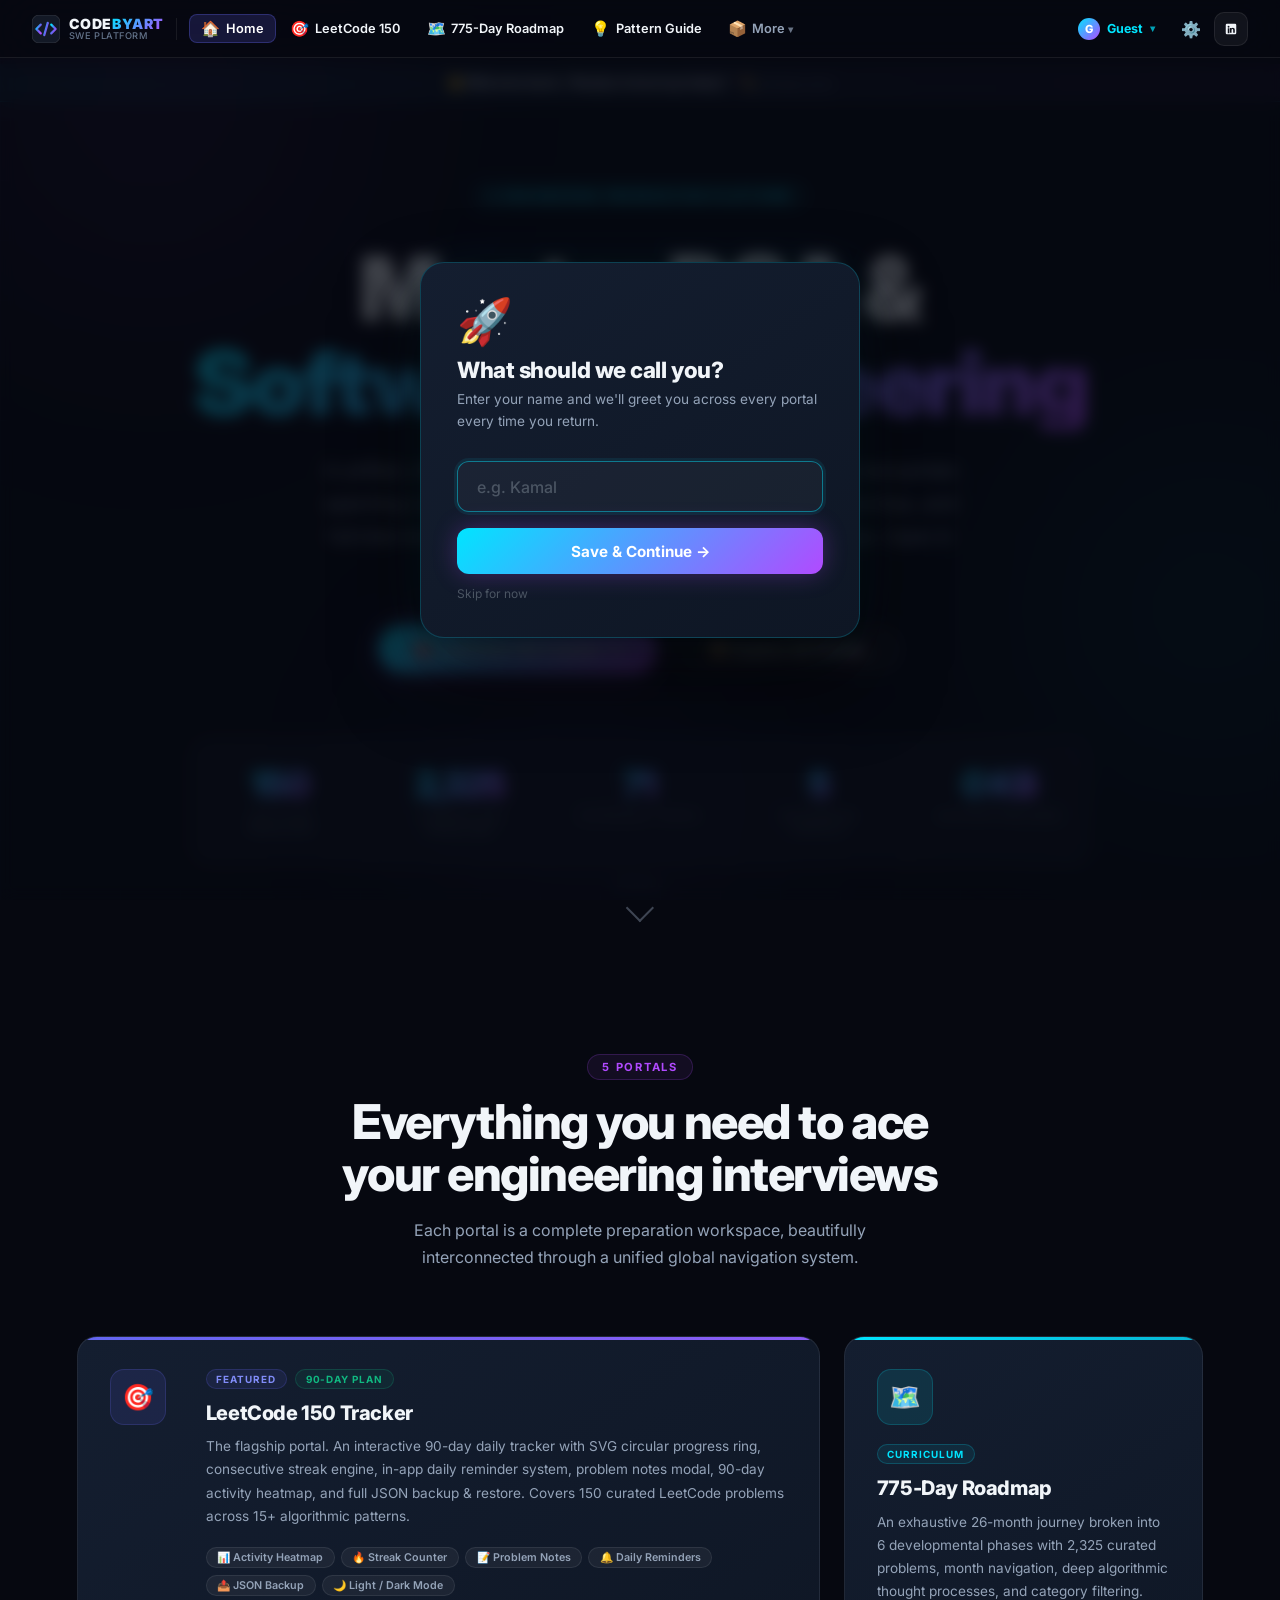
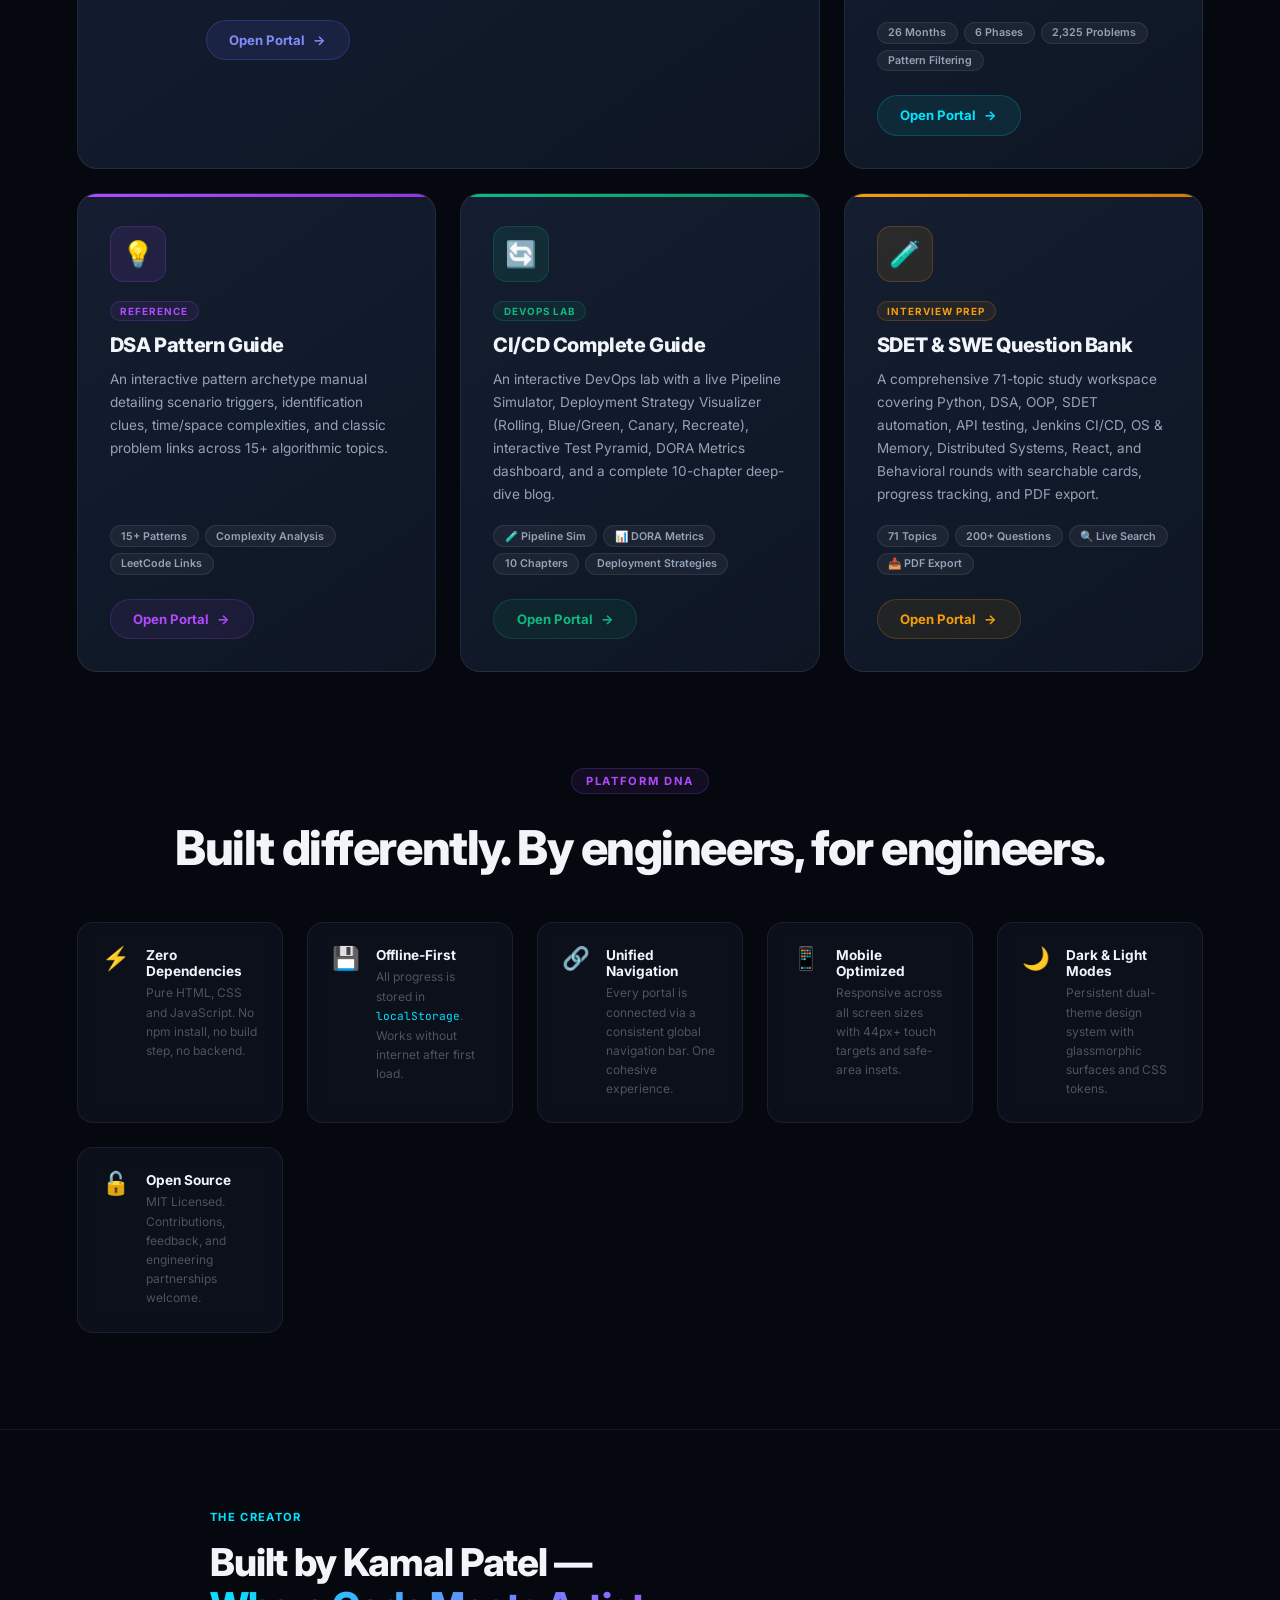
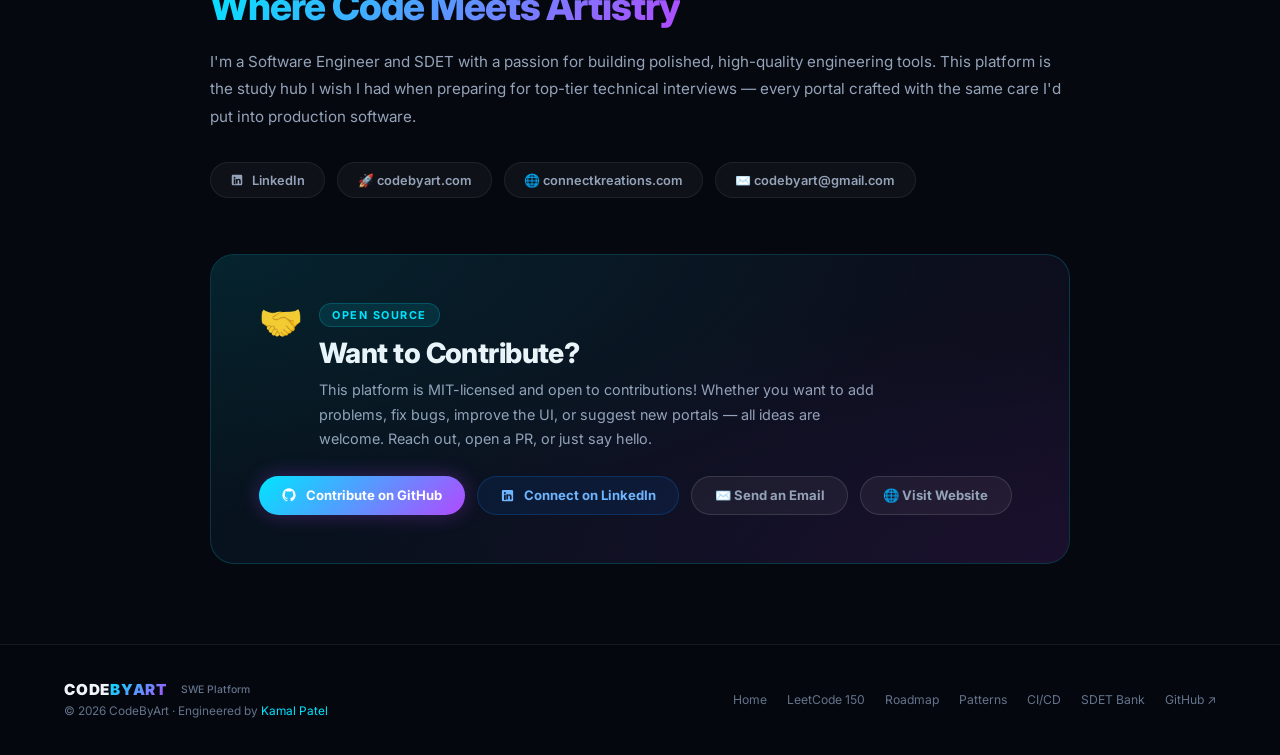
<file: home.html>
<!DOCTYPE html>
<html lang="en">
<head>
  <meta charset="UTF-8">
  <meta name="viewport" content="width=device-width, initial-scale=1.0, viewport-fit=cover">
  <title>CodeByArt — DSA & Software Engineering Platform</title>
  <meta name="description" content="CodeByArt DSA & Software Engineering Platform — a unified engineering hub featuring a LeetCode 150 Tracker, 775-Day Curriculum, Pattern Guide, CI/CD Lab, and SDET Interview Question Bank. Zero dependencies. Offline-first.">
  <meta name="keywords" content="DSA, LeetCode, Software Engineering, SDET, CI/CD, Interview Preparation, CodeByArt">
  <meta name="author" content="Kamal Patel — CodeByArt">

  <!-- Open Graph -->
  <meta property="og:title" content="CodeByArt — DSA & Software Engineering Platform">
  <meta property="og:description" content="A professional engineering preparation hub with 5 interconnected portals. Zero dependencies. Offline-first.">
  <meta property="og:type" content="website">

  <!-- Fonts -->
  <link rel="preconnect" href="https://fonts.googleapis.com">
  <link rel="preconnect" href="https://fonts.gstatic.com" crossorigin>
  <link href="https://fonts.googleapis.com/css2?family=Inter:wght@300;400;500;600;700;800;900&family=JetBrains+Mono:wght@400;500;600&display=swap" rel="stylesheet">

  <style>
    /* ============================================================
       DESIGN SYSTEM TOKENS
       ============================================================ */
    :root {
      --bg-void:    #060810;
      --bg-base:    #0b1120;
      --bg-surface: #111827;
      --bg-card:    #141e30;
      --bg-card-hover: #1a2540;

      --border:      rgba(255,255,255,0.07);
      --border-hover: rgba(99,102,241,0.45);
      --border-glow:  rgba(0,229,255,0.3);

      --text:        #f1f5f9;
      --text-sub:    #94a3b8;
      --text-muted:  #4b5563;

      --cyan:   #00E5FF;
      --violet: #B14AFF;
      --indigo: #6366f1;
      --emerald:#10b981;
      --amber:  #f59e0b;
      --rose:   #f43f5e;

      --grad-brand: linear-gradient(135deg, var(--cyan) 0%, var(--violet) 100%);
      --grad-card:  linear-gradient(145deg, #141e30 0%, #0e1624 100%);

      --font-sans: 'Inter', -apple-system, BlinkMacSystemFont, 'Segoe UI', Roboto, sans-serif;
      --font-mono: 'JetBrains Mono', monospace;

      --ease-out: cubic-bezier(0.16, 1, 0.3, 1);
      --ease-spring: cubic-bezier(0.34, 1.56, 0.64, 1);
    }

    /* ============================================================
       RESET & BASE
       ============================================================ */
    *, *::before, *::after { box-sizing: border-box; margin: 0; padding: 0; }

    html { scroll-behavior: smooth; }

    body {
      font-family: var(--font-sans);
      background: var(--bg-void);
      color: var(--text);
      min-height: 100vh;
      min-height: 100dvh;
      overflow-x: hidden;
      -webkit-font-smoothing: antialiased;
      -moz-osx-font-smoothing: grayscale;
      -webkit-tap-highlight-color: transparent;
    }

    a { text-decoration: none; color: inherit; }

    /* ============================================================
       ANIMATED BACKGROUND
       ============================================================ */
    .bg-canvas {
      position: fixed;
      inset: 0;
      z-index: 0;
      pointer-events: none;
      overflow: hidden;
    }

    .orb {
      position: absolute;
      border-radius: 50%;
      filter: blur(120px);
      opacity: 0.18;
      animation: drift linear infinite;
    }
    .orb-1 {
      width: 600px; height: 600px;
      background: radial-gradient(circle, #B14AFF, transparent 70%);
      top: -200px; left: -150px;
      animation-duration: 25s;
    }
    .orb-2 {
      width: 500px; height: 500px;
      background: radial-gradient(circle, #00E5FF, transparent 70%);
      top: 40%; right: -180px;
      animation-duration: 32s;
      animation-direction: reverse;
    }
    .orb-3 {
      width: 400px; height: 400px;
      background: radial-gradient(circle, #6366f1, transparent 70%);
      bottom: -100px; left: 30%;
      animation-duration: 40s;
    }

    @keyframes drift {
      0%   { transform: translate(0, 0)    scale(1); }
      33%  { transform: translate(40px, 30px)  scale(1.08); }
      66%  { transform: translate(-30px, 50px) scale(0.95); }
      100% { transform: translate(0, 0)    scale(1); }
    }

    /* Grid overlay */
    .bg-grid {
      position: fixed;
      inset: 0;
      z-index: 0;
      pointer-events: none;
      background-image:
        linear-gradient(rgba(99,102,241,0.04) 1px, transparent 1px),
        linear-gradient(90deg, rgba(99,102,241,0.04) 1px, transparent 1px);
      background-size: 60px 60px;
    }

    /* ============================================================
       NAV
       ============================================================ */
    .top-nav {
      position: fixed;
      top: 0; left: 0; right: 0;
      z-index: 100;
      display: flex;
      align-items: center;
      justify-content: space-between;
      padding: 0 clamp(1rem, 4vw, 4rem);
      padding-top: env(safe-area-inset-top, 0px);
      padding-left: max(clamp(1rem, 4vw, 4rem), env(safe-area-inset-left, 0px));
      padding-right: max(clamp(1rem, 4vw, 4rem), env(safe-area-inset-right, 0px));
      height: calc(64px + env(safe-area-inset-top, 0px));
      background: rgba(6, 8, 16, 0.7);
      backdrop-filter: blur(20px) saturate(180%);
      -webkit-backdrop-filter: blur(20px) saturate(180%);
      border-bottom: 1px solid var(--border);
      transition: all 0.3s ease;
    }

    .nav-brand {
      display: flex;
      align-items: center;
      gap: 0.65rem;
      font-weight: 900;
      font-size: 1.1rem;
      letter-spacing: 0.05em;
    }
    .nav-brand-word { color: var(--text); }
    .nav-brand-art {
      background: var(--grad-brand);
      -webkit-background-clip: text;
      -webkit-text-fill-color: transparent;
      background-clip: text;
    }

    .nav-badge {
      font-size: 0.65rem;
      font-weight: 700;
      padding: 0.15rem 0.55rem;
      border-radius: 99px;
      background: rgba(0,229,255,0.1);
      border: 1px solid rgba(0,229,255,0.25);
      color: var(--cyan);
      letter-spacing: 0.08em;
      text-transform: uppercase;
    }

    .nav-links {
      display: flex;
      align-items: center;
      gap: 0.5rem;
    }

    .nav-link {
      font-size: 0.78rem;
      font-weight: 500;
      color: var(--text-sub);
      padding: 0.4rem 0.9rem;
      border-radius: 99px;
      transition: all 0.2s ease;
      border: 1px solid transparent;
    }
    .nav-link:hover {
      color: var(--text);
      background: rgba(255,255,255,0.05);
      border-color: var(--border);
    }

    .nav-cta {
      font-size: 0.78rem;
      font-weight: 700;
      color: var(--bg-base);
      padding: 0.45rem 1.2rem;
      border-radius: 99px;
      background: var(--grad-brand);
      letter-spacing: 0.02em;
      transition: transform 0.2s var(--ease-spring), box-shadow 0.2s ease;
      box-shadow: 0 0 20px rgba(177,74,255,0.3);
    }
    .nav-cta:hover {
      transform: translateY(-1px) scale(1.03);
      box-shadow: 0 0 30px rgba(0,229,255,0.4);
    }

    /* ============================================================
       HERO
       ============================================================ */
    .hero {
      position: relative;
      z-index: 1;
      min-height: 100vh;
      display: flex;
      flex-direction: column;
      align-items: center;
      justify-content: center;
      text-align: center;
      padding: 7rem clamp(1.5rem, 6vw, 5rem) 5rem;
    }

    .hero-eyebrow {
      display: inline-flex;
      align-items: center;
      gap: 0.5rem;
      font-size: 0.72rem;
      font-weight: 700;
      letter-spacing: 0.15em;
      text-transform: uppercase;
      color: var(--cyan);
      background: rgba(0,229,255,0.08);
      border: 1px solid rgba(0,229,255,0.2);
      padding: 0.4rem 1rem;
      border-radius: 99px;
      margin-bottom: 2rem;
      animation: fadeUp 0.8s var(--ease-out) both;
    }

    .hero-eyebrow-dot {
      width: 6px; height: 6px;
      border-radius: 50%;
      background: var(--cyan);
      animation: pulse 2s ease infinite;
    }

    @keyframes pulse {
      0%, 100% { opacity: 1; transform: scale(1); }
      50% { opacity: 0.5; transform: scale(0.7); }
    }

    .hero-title {
      font-size: clamp(2.8rem, 7vw, 6rem);
      font-weight: 900;
      line-height: 1.05;
      letter-spacing: -0.03em;
      margin-bottom: 1.5rem;
      animation: fadeUp 0.8s var(--ease-out) 0.1s both;
    }

    .hero-title-line { display: block; }
    .hero-title-gradient {
      background: var(--grad-brand);
      -webkit-background-clip: text;
      -webkit-text-fill-color: transparent;
      background-clip: text;
    }

    .hero-desc {
      font-size: clamp(1rem, 2vw, 1.2rem);
      line-height: 1.7;
      color: var(--text-sub);
      max-width: 640px;
      margin: 0 auto 2.5rem;
      animation: fadeUp 0.8s var(--ease-out) 0.2s both;
    }

    .hero-actions {
      display: flex;
      flex-wrap: wrap;
      gap: 1rem;
      justify-content: center;
      margin-bottom: 4rem;
      animation: fadeUp 0.8s var(--ease-out) 0.3s both;
    }

    .btn-primary {
      display: inline-flex;
      align-items: center;
      gap: 0.5rem;
      font-weight: 700;
      font-size: 0.95rem;
      padding: 0.85rem 2.2rem;
      border-radius: 99px;
      background: var(--grad-brand);
      color: #fff;
      box-shadow: 0 0 30px rgba(177,74,255,0.35), 0 4px 20px rgba(0,0,0,0.4);
      transition: transform 0.2s var(--ease-spring), box-shadow 0.2s ease;
    }
    .btn-primary:hover {
      transform: translateY(-2px) scale(1.04);
      box-shadow: 0 0 45px rgba(0,229,255,0.45), 0 8px 30px rgba(0,0,0,0.5);
    }

    .btn-secondary {
      display: inline-flex;
      align-items: center;
      gap: 0.5rem;
      font-weight: 600;
      font-size: 0.95rem;
      padding: 0.85rem 2.2rem;
      border-radius: 99px;
      background: rgba(255,255,255,0.05);
      border: 1px solid rgba(255,255,255,0.12);
      color: var(--text);
      transition: all 0.2s ease;
    }
    .btn-secondary:hover {
      background: rgba(255,255,255,0.09);
      border-color: rgba(255,255,255,0.25);
      transform: translateY(-1px);
    }

    /* ============================================================
       STATS BAR
       ============================================================ */
    .stats-bar {
      display: flex;
      flex-wrap: wrap;
      gap: 0;
      justify-content: center;
      background: rgba(17,24,39,0.6);
      border: 1px solid var(--border);
      border-radius: 20px;
      backdrop-filter: blur(20px);
      -webkit-backdrop-filter: blur(20px);
      overflow: hidden;
      max-width: 900px;
      width: 100%;
      margin: 0 auto;
      animation: fadeUp 0.8s var(--ease-out) 0.4s both;
    }

    .stat-item {
      flex: 1 1 160px;
      display: flex;
      flex-direction: column;
      align-items: center;
      padding: 1.8rem 1.5rem;
      border-right: 1px solid var(--border);
      position: relative;
    }
    .stat-item:last-child { border-right: none; }

    .stat-value {
      font-size: 2.2rem;
      font-weight: 900;
      letter-spacing: -0.03em;
      background: var(--grad-brand);
      -webkit-background-clip: text;
      -webkit-text-fill-color: transparent;
      background-clip: text;
      line-height: 1;
      margin-bottom: 0.4rem;
    }

    .stat-label {
      font-size: 0.72rem;
      font-weight: 500;
      color: var(--text-muted);
      letter-spacing: 0.05em;
      text-transform: uppercase;
    }

    /* ============================================================
       PORTALS SECTION
       ============================================================ */
    .section {
      position: relative;
      z-index: 1;
      padding: 6rem clamp(1.5rem, 6vw, 5rem);
    }

    .section-header {
      text-align: center;
      margin-bottom: 4rem;
    }

    .section-tag {
      display: inline-block;
      font-size: 0.7rem;
      font-weight: 700;
      letter-spacing: 0.15em;
      text-transform: uppercase;
      color: var(--violet);
      background: rgba(177,74,255,0.08);
      border: 1px solid rgba(177,74,255,0.2);
      padding: 0.3rem 0.9rem;
      border-radius: 99px;
      margin-bottom: 1rem;
    }

    .section-title {
      font-size: clamp(2rem, 4vw, 3rem);
      font-weight: 800;
      letter-spacing: -0.03em;
      line-height: 1.1;
      margin-bottom: 1rem;
    }

    .section-desc {
      font-size: 1rem;
      color: var(--text-sub);
      max-width: 560px;
      margin: 0 auto;
      line-height: 1.7;
    }

    /* Portal Cards Grid */
    .portals-grid {
      display: grid;
      grid-template-columns: repeat(auto-fill, minmax(340px, 1fr));
      gap: 1.5rem;
      max-width: 1200px;
      margin: 0 auto;
    }

    .portal-card {
      position: relative;
      display: flex;
      flex-direction: column;
      background: var(--grad-card);
      border: 1px solid var(--border);
      border-radius: 20px;
      padding: 2rem;
      overflow: hidden;
      transition: transform 0.3s var(--ease-spring), border-color 0.3s ease, box-shadow 0.3s ease;
      cursor: pointer;
    }

    .portal-card::before {
      content: '';
      position: absolute;
      inset: 0;
      border-radius: 20px;
      opacity: 0;
      transition: opacity 0.3s ease;
      background: radial-gradient(circle at 50% 0%, rgba(99,102,241,0.08) 0%, transparent 70%);
    }

    .portal-card:hover {
      transform: translateY(-6px);
      border-color: var(--border-hover);
      box-shadow: 0 20px 60px rgba(0,0,0,0.5), 0 0 40px rgba(99,102,241,0.12);
    }

    .portal-card:hover::before { opacity: 1; }

    /* Accent top bar on each card */
    .portal-card-accent {
      position: absolute;
      top: 0; left: 0; right: 0;
      height: 3px;
      border-radius: 20px 20px 0 0;
    }

    /* Card icon */
    .portal-icon {
      width: 56px; height: 56px;
      border-radius: 14px;
      display: flex;
      align-items: center;
      justify-content: center;
      font-size: 1.6rem;
      margin-bottom: 1.2rem;
      position: relative;
      z-index: 1;
    }

    .portal-meta {
      display: flex;
      align-items: center;
      gap: 0.5rem;
      margin-bottom: 0.75rem;
    }

    .portal-badge {
      font-size: 0.62rem;
      font-weight: 700;
      letter-spacing: 0.1em;
      text-transform: uppercase;
      padding: 0.2rem 0.6rem;
      border-radius: 99px;
    }

    .portal-title {
      font-size: 1.25rem;
      font-weight: 800;
      letter-spacing: -0.02em;
      line-height: 1.2;
      margin-bottom: 0.65rem;
      position: relative;
      z-index: 1;
    }

    .portal-desc {
      font-size: 0.85rem;
      line-height: 1.7;
      color: var(--text-sub);
      flex: 1;
      position: relative;
      z-index: 1;
    }

    .portal-features {
      display: flex;
      flex-wrap: wrap;
      gap: 0.4rem;
      margin-top: 1.2rem;
      margin-bottom: 1.5rem;
      position: relative;
      z-index: 1;
    }

    .portal-feature {
      font-size: 0.67rem;
      font-weight: 600;
      padding: 0.2rem 0.65rem;
      border-radius: 99px;
      background: rgba(255,255,255,0.05);
      border: 1px solid rgba(255,255,255,0.08);
      color: var(--text-sub);
    }

    .portal-link {
      display: inline-flex;
      align-items: center;
      gap: 0.5rem;
      font-size: 0.82rem;
      font-weight: 700;
      padding: 0.7rem 1.4rem;
      border-radius: 99px;
      transition: all 0.2s var(--ease-spring);
      align-self: flex-start;
      position: relative;
      z-index: 1;
    }
    .portal-link:hover { transform: translateX(4px); }

    .portal-link-arrow {
      transition: transform 0.2s var(--ease-spring);
    }
    .portal-link:hover .portal-link-arrow { transform: translateX(4px); }

    /* Featured card (spans 2 cols) */
    .portal-card.featured {
      grid-column: span 2;
      flex-direction: row;
      gap: 2.5rem;
      align-items: flex-start;
    }
    .portal-card.featured .portal-left { flex: 0 0 auto; }
    .portal-card.featured .portal-right { flex: 1; }

    /* Color themes per portal */
    .theme-indigo .portal-card-accent  { background: linear-gradient(90deg, #6366f1, #8b5cf6); }
    .theme-indigo .portal-icon         { background: rgba(99,102,241,0.12); border: 1px solid rgba(99,102,241,0.2); }
    .theme-indigo .portal-badge        { background: rgba(99,102,241,0.1); border: 1px solid rgba(99,102,241,0.2); color: #818cf8; }
    .theme-indigo .portal-link         { background: rgba(99,102,241,0.12); border: 1px solid rgba(99,102,241,0.25); color: #818cf8; }
    .theme-indigo .portal-link:hover   { background: rgba(99,102,241,0.22); }

    .theme-cyan .portal-card-accent    { background: linear-gradient(90deg, #00E5FF, #06b6d4); }
    .theme-cyan .portal-icon           { background: rgba(0,229,255,0.1); border: 1px solid rgba(0,229,255,0.18); }
    .theme-cyan .portal-badge          { background: rgba(0,229,255,0.08); border: 1px solid rgba(0,229,255,0.2); color: var(--cyan); }
    .theme-cyan .portal-link           { background: rgba(0,229,255,0.08); border: 1px solid rgba(0,229,255,0.2); color: var(--cyan); }
    .theme-cyan .portal-link:hover     { background: rgba(0,229,255,0.15); }

    .theme-violet .portal-card-accent  { background: linear-gradient(90deg, #B14AFF, #9333ea); }
    .theme-violet .portal-icon         { background: rgba(177,74,255,0.1); border: 1px solid rgba(177,74,255,0.2); }
    .theme-violet .portal-badge        { background: rgba(177,74,255,0.08); border: 1px solid rgba(177,74,255,0.2); color: var(--violet); }
    .theme-violet .portal-link         { background: rgba(177,74,255,0.08); border: 1px solid rgba(177,74,255,0.2); color: var(--violet); }
    .theme-violet .portal-link:hover   { background: rgba(177,74,255,0.15); }

    .theme-emerald .portal-card-accent { background: linear-gradient(90deg, #10b981, #059669); }
    .theme-emerald .portal-icon        { background: rgba(16,185,129,0.1); border: 1px solid rgba(16,185,129,0.2); }
    .theme-emerald .portal-badge       { background: rgba(16,185,129,0.08); border: 1px solid rgba(16,185,129,0.2); color: var(--emerald); }
    .theme-emerald .portal-link        { background: rgba(16,185,129,0.08); border: 1px solid rgba(16,185,129,0.2); color: var(--emerald); }
    .theme-emerald .portal-link:hover  { background: rgba(16,185,129,0.15); }

    .theme-amber .portal-card-accent   { background: linear-gradient(90deg, #f59e0b, #d97706); }
    .theme-amber .portal-icon          { background: rgba(245,158,11,0.1); border: 1px solid rgba(245,158,11,0.2); }
    .theme-amber .portal-badge         { background: rgba(245,158,11,0.08); border: 1px solid rgba(245,158,11,0.2); color: var(--amber); }
    .theme-amber .portal-link          { background: rgba(245,158,11,0.08); border: 1px solid rgba(245,158,11,0.2); color: var(--amber); }
    .theme-amber .portal-link:hover    { background: rgba(245,158,11,0.15); }

    /* ============================================================
       FEATURE STRIP
       ============================================================ */
    .features-strip {
      position: relative;
      z-index: 1;
      padding: 0 clamp(1.5rem, 6vw, 5rem) 6rem;
    }

    .features-inner {
      max-width: 1200px;
      margin: 0 auto;
      display: grid;
      grid-template-columns: repeat(auto-fill, minmax(200px, 1fr));
      gap: 1.5rem;
    }

    .feature-pill {
      display: flex;
      align-items: flex-start;
      gap: 1rem;
      padding: 1.5rem;
      background: rgba(17,24,39,0.5);
      border: 1px solid var(--border);
      border-radius: 16px;
      backdrop-filter: blur(10px);
      -webkit-backdrop-filter: blur(10px);
      transition: border-color 0.2s ease, background 0.2s ease;
    }
    .feature-pill:hover {
      border-color: rgba(255,255,255,0.14);
      background: rgba(17,24,39,0.8);
    }

    .feature-icon {
      font-size: 1.4rem;
      flex-shrink: 0;
      line-height: 1;
    }

    .feature-text h4 {
      font-size: 0.85rem;
      font-weight: 700;
      margin-bottom: 0.25rem;
      color: var(--text);
    }
    .feature-text p {
      font-size: 0.75rem;
      color: var(--text-muted);
      line-height: 1.6;
    }

    /* ============================================================
       ABOUT / CREATOR SECTION
       ============================================================ */
    .about-section {
      position: relative;
      z-index: 1;
      padding: 5rem clamp(1.5rem, 6vw, 5rem);
      border-top: 1px solid var(--border);
    }

    .about-inner {
      max-width: 860px;
      margin: 0 auto;
      display: flex;
      flex-direction: column;
      gap: 3.5rem;
    }

    .about-label {
      font-size: 0.7rem;
      font-weight: 700;
      letter-spacing: 0.12em;
      text-transform: uppercase;
      color: var(--cyan);
      margin-bottom: 1rem;
    }

    .about-title {
      font-size: clamp(1.8rem, 3vw, 2.5rem);
      font-weight: 800;
      letter-spacing: -0.03em;
      line-height: 1.15;
      margin-bottom: 1.25rem;
    }

    .about-body {
      font-size: 0.95rem;
      line-height: 1.8;
      color: var(--text-sub);
      margin-bottom: 2rem;
    }

    .about-socials {
      display: flex;
      flex-wrap: wrap;
      gap: 0.75rem;
    }

    .social-btn {
      display: inline-flex;
      align-items: center;
      gap: 0.5rem;
      font-size: 0.8rem;
      font-weight: 600;
      padding: 0.6rem 1.2rem;
      border-radius: 99px;
      border: 1px solid var(--border);
      background: rgba(255,255,255,0.04);
      color: var(--text-sub);
      transition: all 0.2s ease;
      white-space: nowrap;
    }
    .social-btn:hover {
      color: var(--text);
      border-color: rgba(255,255,255,0.18);
      background: rgba(255,255,255,0.08);
      transform: translateY(-2px);
    }

    /* ============================================================
       CONTRIBUTE SECTION
       ============================================================ */
    .contribute-card {
      position: relative;
      overflow: hidden;
      background: linear-gradient(135deg, rgba(0,229,255,0.06) 0%, rgba(177,74,255,0.06) 100%);
      border: 1px solid rgba(0,229,255,0.18);
      border-radius: 24px;
      padding: clamp(2rem, 5vw, 3rem);
      display: flex;
      flex-direction: column;
      gap: 1.5rem;
    }
    .contribute-card::before {
      content: '';
      position: absolute;
      inset: 0;
      background: radial-gradient(ellipse at top left, rgba(0,229,255,0.07) 0%, transparent 60%),
                  radial-gradient(ellipse at bottom right, rgba(177,74,255,0.07) 0%, transparent 60%);
      pointer-events: none;
    }
    .contribute-header {
      display: flex;
      align-items: flex-start;
      gap: 1rem;
      flex-wrap: wrap;
    }
    .contribute-icon {
      font-size: 2.2rem;
      line-height: 1;
      flex-shrink: 0;
    }
    .contribute-heading {
      flex: 1;
    }
    .contribute-tag {
      display: inline-block;
      font-size: 0.68rem;
      font-weight: 700;
      letter-spacing: 0.14em;
      text-transform: uppercase;
      color: var(--cyan);
      background: rgba(0,229,255,0.1);
      border: 1px solid rgba(0,229,255,0.2);
      padding: 0.25rem 0.75rem;
      border-radius: 99px;
      margin-bottom: 0.6rem;
    }
    .contribute-title {
      font-size: clamp(1.35rem, 2.5vw, 1.75rem);
      font-weight: 800;
      letter-spacing: -0.02em;
      line-height: 1.2;
      margin-bottom: 0.5rem;
    }
    .contribute-desc {
      font-size: 0.9rem;
      line-height: 1.7;
      color: var(--text-sub);
      max-width: 560px;
    }
    .contribute-links {
      display: flex;
      flex-wrap: wrap;
      gap: 0.75rem;
      position: relative;
      z-index: 1;
    }
    .contribute-btn {
      display: inline-flex;
      align-items: center;
      gap: 0.55rem;
      font-size: 0.82rem;
      font-weight: 700;
      padding: 0.65rem 1.4rem;
      border-radius: 99px;
      transition: all 0.22s var(--ease-spring);
      white-space: nowrap;
    }
    .contribute-btn-primary {
      background: var(--grad-brand);
      color: #fff;
      box-shadow: 0 0 20px rgba(177,74,255,0.3);
    }
    .contribute-btn-primary:hover {
      transform: translateY(-2px) scale(1.04);
      box-shadow: 0 0 36px rgba(0,229,255,0.45);
    }
    .contribute-btn-secondary {
      background: rgba(255,255,255,0.05);
      border: 1px solid rgba(255,255,255,0.12);
      color: var(--text-sub);
    }
    .contribute-btn-secondary:hover {
      background: rgba(255,255,255,0.10);
      border-color: rgba(255,255,255,0.22);
      color: var(--text);
      transform: translateY(-2px);
    }
    .contribute-btn-linkedin {
      background: rgba(10,102,194,0.12);
      border: 1px solid rgba(10,102,194,0.3);
      color: #6eb5ff;
    }
    .contribute-btn-linkedin:hover {
      background: rgba(10,102,194,0.22);
      border-color: rgba(10,102,194,0.5);
      color: #a8d4ff;
      transform: translateY(-2px);
    }

    /* ============================================================
       FOOTER
       ============================================================ */
    .site-footer {
      position: relative;
      z-index: 1;
      border-top: 1px solid var(--border);
      padding: 3rem clamp(1.5rem, 6vw, 5rem);
    }

    .footer-inner {
      max-width: 1200px;
      margin: 0 auto;
      display: flex;
      align-items: center;
      justify-content: space-between;
      flex-wrap: wrap;
      gap: 1.5rem;
    }

    .footer-brand {
      display: flex;
      align-items: center;
      gap: 0.65rem;
    }
    .footer-brand-name {
      font-weight: 900;
      font-size: 1rem;
      letter-spacing: 0.05em;
    }
    .footer-brand-art {
      background: var(--grad-brand);
      -webkit-background-clip: text;
      -webkit-text-fill-color: transparent;
      background-clip: text;
    }

    .footer-copy {
      font-size: 0.78rem;
      color: var(--text-muted);
      line-height: 1.5;
    }

    .footer-links {
      display: flex;
      gap: 1.5rem;
    }
    .footer-links a {
      font-size: 0.78rem;
      color: var(--text-muted);
      transition: color 0.2s;
    }
    .footer-links a:hover { color: var(--text-sub); }

    /* ============================================================
       ANIMATIONS
       ============================================================ */
    @keyframes fadeUp {
      from { opacity: 0; transform: translateY(24px); }
      to   { opacity: 1; transform: translateY(0); }
    }

    .reveal {
      opacity: 0;
      transform: translateY(32px);
      transition: opacity 0.7s var(--ease-out), transform 0.7s var(--ease-out);
    }
    .reveal.visible {
      opacity: 1;
      transform: translateY(0);
    }

    /* Stagger children */
    .stagger > * { transition-delay: calc(var(--i, 0) * 80ms); }

    /* ============================================================
       SCROLL INDICATOR
       ============================================================ */
    .scroll-hint {
      position: absolute;
      bottom: 2.5rem;
      left: 50%;
      transform: translateX(-50%);
      display: flex;
      flex-direction: column;
      align-items: center;
      gap: 0.5rem;
      opacity: 0.4;
      animation: bounce 2s ease infinite;
    }
    .scroll-hint span { font-size: 0.65rem; font-weight: 500; letter-spacing: 0.1em; text-transform: uppercase; color: var(--text-sub); }
    .scroll-arrow { width: 20px; height: 20px; border-right: 2px solid var(--text-sub); border-bottom: 2px solid var(--text-sub); transform: rotate(45deg); }

    @keyframes bounce {
      0%, 100% { transform: translateX(-50%) translateY(0); }
      50%       { transform: translateX(-50%) translateY(8px); }
    }

    /* ============================================================
       PROGRESS BAR (page load)
       ============================================================ */
    .page-progress {
      position: fixed;
      top: 0; left: 0;
      height: 2px;
      background: var(--grad-brand);
      z-index: 999;
      transition: width 0.1s ease;
      box-shadow: 0 0 10px rgba(0,229,255,0.8);
    }

    /* ============================================================
       WELCOME CARD
       ============================================================ */
    .welcome-bar {
      position: fixed;
      top: calc(64px + env(safe-area-inset-top, 0px));
      left: 0; right: 0;
      z-index: 90;
      display: flex;
      align-items: center;
      justify-content: center;
      padding: 0.65rem 1rem;
      background: linear-gradient(90deg, rgba(0,229,255,0.08) 0%, rgba(177,74,255,0.08) 100%);
      border-bottom: 1px solid rgba(0,229,255,0.15);
      backdrop-filter: blur(12px);
      -webkit-backdrop-filter: blur(12px);
      animation: slideDown 0.5s var(--ease-out) both;
      gap: 0.75rem;
      flex-wrap: wrap;
      text-align: center;
    }
    @keyframes slideDown {
      from { transform: translateY(-100%); opacity: 0; }
      to   { transform: translateY(0);    opacity: 1; }
    }
    .welcome-bar-text {
      font-size: 0.82rem;
      font-weight: 600;
      color: var(--text);
    }
    .welcome-bar-text strong {
      background: var(--grad-brand);
      -webkit-background-clip: text;
      -webkit-text-fill-color: transparent;
      background-clip: text;
    }
    .welcome-bar-edit {
      font-size: 0.72rem;
      font-weight: 500;
      color: var(--text-muted);
      cursor: pointer;
      border: none;
      background: transparent;
      text-decoration: underline;
      text-underline-offset: 3px;
      font-family: inherit;
      -webkit-appearance: none;
      transition: color 0.2s;
    }
    .welcome-bar-edit:hover { color: var(--text-sub); }

    /* Name modal overlay */
    .name-modal-overlay {
      position: fixed;
      inset: 0;
      z-index: 200;
      background: rgba(6,8,16,0.75);
      backdrop-filter: blur(8px);
      -webkit-backdrop-filter: blur(8px);
      display: flex;
      align-items: center;
      justify-content: center;
      padding: max(1.25rem, env(safe-area-inset-top, 0px)) max(1.25rem, env(safe-area-inset-right, 0px)) max(1.25rem, env(safe-area-inset-bottom, 0px)) max(1.25rem, env(safe-area-inset-left, 0px));
      animation: fadeIn 0.25s ease both;
    }
    .name-modal-overlay.hidden { display: none; }
    @keyframes fadeIn {
      from { opacity: 0; }
      to   { opacity: 1; }
    }
    .name-modal {
      background: linear-gradient(145deg, #141e30, #0e1624);
      border: 1px solid rgba(0,229,255,0.2);
      border-radius: 24px;
      padding: 2.25rem;
      max-width: 440px;
      width: 100%;
      box-shadow: 0 40px 80px rgba(0,0,0,0.6), 0 0 60px rgba(0,229,255,0.06);
      animation: popIn 0.35s var(--ease-spring) both;
    }
    @keyframes popIn {
      from { transform: scale(0.9) translateY(20px); opacity: 0; }
      to   { transform: scale(1) translateY(0);      opacity: 1; }
    }
    .name-modal-emoji { font-size: 2.8rem; margin-bottom: 0.75rem; line-height: 1; }
    .name-modal-title {
      font-size: 1.4rem;
      font-weight: 800;
      letter-spacing: -0.02em;
      margin-bottom: 0.4rem;
    }
    .name-modal-sub {
      font-size: 0.85rem;
      color: var(--text-sub);
      margin-bottom: 1.8rem;
      line-height: 1.6;
    }
    .name-input-wrap {
      position: relative;
      margin-bottom: 1rem;
    }
    .name-input {
      width: 100%;
      padding: 0.9rem 1.2rem;
      background: rgba(255,255,255,0.04);
      border: 1px solid rgba(255,255,255,0.12);
      border-radius: 12px;
      color: var(--text);
      font-size: 16px; /* 16px explicitly prevents iOS Safari auto-zoom on focus */
      font-family: var(--font-sans);
      font-weight: 500;
      outline: none;
      -webkit-appearance: none;
      transition: border-color 0.2s, box-shadow 0.2s;
    }
    .name-input::placeholder { color: var(--text-muted); }
    .name-input:focus {
      border-color: rgba(0,229,255,0.45);
      box-shadow: 0 0 0 3px rgba(0,229,255,0.08);
    }
    .name-modal-save {
      width: 100%;
      padding: 0.85rem;
      background: var(--grad-brand);
      border: none;
      border-radius: 12px;
      color: #fff;
      font-size: 0.95rem;
      font-weight: 700;
      font-family: var(--font-sans);
      cursor: pointer;
      -webkit-appearance: none;
      box-shadow: 0 0 25px rgba(177,74,255,0.3);
      transition: transform 0.2s var(--ease-spring), box-shadow 0.2s ease;
    }
    .name-modal-save:hover {
      transform: translateY(-2px) scale(1.02);
      box-shadow: 0 0 40px rgba(0,229,255,0.4);
    }
    .name-modal-skip {
      display: block;
      text-align: center;
      margin-top: 0.75rem;
      font-size: 0.75rem;
      color: var(--text-muted);
      cursor: pointer;
      border: none;
      background: transparent;
      font-family: inherit;
      -webkit-appearance: none;
      transition: color 0.2s;
    }
    .name-modal-skip:hover { color: var(--text-sub); }

    /* Hero shifts down when welcome bar is visible */
    .hero.has-welcome-bar { padding-top: calc(8.5rem + env(safe-area-inset-top, 0px)); }

    /* ============================================================
       RESPONSIVE & MOBILE ERGONOMICS
       ============================================================ */
    @media (max-width: 900px) {
      .portal-card.featured {
        grid-column: span 1;
        flex-direction: column;
        gap: 0;
      }
      .contribute-header { flex-direction: column; }
    }

    @media (max-width: 600px) {
      .hero {
        padding: calc(5.5rem + env(safe-area-inset-top, 0px)) 1.25rem 3.5rem;
      }
      .hero.has-welcome-bar {
        padding-top: calc(9.5rem + env(safe-area-inset-top, 0px));
      }
      .hero-title {
        font-size: clamp(2rem, 8vw, 3.2rem);
        word-break: break-word;
      }
      .hero-desc {
        font-size: 0.95rem;
        padding: 0 0.25rem;
      }
      .hero-actions {
        flex-direction: column;
        width: 100%;
        max-width: 320px;
        gap: 0.75rem;
      }
      .btn-primary, .btn-secondary {
        width: 100%;
        justify-content: center;
      }
      .portals-grid { grid-template-columns: 1fr; }
      .nav-links .nav-link { display: none; }
      .stat-item { flex: 1 1 130px; padding: 1.2rem 1rem; }
      .name-modal {
        padding: 1.75rem 1.25rem;
        border-radius: 20px;
        margin: 1rem;
      }
      .about-socials { gap: 0.5rem; }
      .contribute-links { gap: 0.5rem; }
      .contribute-btn { font-size: 0.78rem; padding: 0.6rem 1.1rem; }
    }

    @media (max-width: 400px) {
      .stat-item {
        flex: 1 1 100%;
        border-right: none;
        border-bottom: 1px solid var(--border);
      }
      .stat-item:last-child { border-bottom: none; }
      .contribute-btn { width: 100%; justify-content: center; }
    }
  </style>
  <link rel="stylesheet" href="shared-nav.css?v=0.5.2">
</head>
<body>

  <!-- Progress bar -->
  <div class="page-progress" id="pageProgress"></div>

  <!-- Animated BG -->
  <div class="bg-canvas" aria-hidden="true">
    <div class="orb orb-1"></div>
    <div class="orb orb-2"></div>
    <div class="orb orb-3"></div>
  </div>
  <div class="bg-grid" aria-hidden="true"></div>



  <!-- Welcome bar (shown when name is set) -->
  <div class="welcome-bar hidden" id="welcomeBar" role="status" aria-live="polite">
    <span class="welcome-bar-text">👋 Welcome back, <strong id="welcomeName"></strong>! Ready to level up today?</span>
    <button class="welcome-bar-edit" id="welcomeEdit" aria-label="Change your name">✏️ Change name</button>
  </div>

  <!-- Name modal -->
  <div class="name-modal-overlay" id="nameModalOverlay" role="dialog" aria-modal="true" aria-labelledby="nameModalTitle">
    <div class="name-modal">
      <div class="name-modal-emoji" aria-hidden="true">🚀</div>
      <h2 class="name-modal-title" id="nameModalTitle">What should we call you?</h2>
      <p class="name-modal-sub">Enter your name and we'll greet you across every portal every time you return.</p>
      <div class="name-input-wrap">
        <input
          type="text"
          class="name-input"
          id="nameInput"
          placeholder="e.g. Kamal"
          maxlength="40"
          autocomplete="given-name"
          aria-label="Your first name"
        >
      </div>
      <button class="name-modal-save" id="nameSaveBtn">Save &amp; Continue →</button>
      <button class="name-modal-skip" id="nameSkipBtn">Skip for now</button>
    </div>
  </div>

  <!-- ================================================================
       HERO SECTION
       ================================================================ -->
  <section class="hero" aria-labelledby="hero-title">
    <div class="hero-eyebrow">
      <span class="hero-eyebrow-dot" aria-hidden="true"></span>
      Engineering Preparation Platform
    </div>

    <h1 class="hero-title" id="hero-title">
      <span class="hero-title-line">Master DSA &amp;</span>
      <span class="hero-title-line hero-title-gradient">Software Engineering</span>
    </h1>

    <p class="hero-desc">
      A unified, offline-first engineering platform with 5 interconnected portals spanning 
      LeetCode problem-solving, algorithmic patterns, DevOps, and full interview preparation. 
      Zero dependencies. Zero build steps. Open in your browser &mdash; start now.
    </p>

    <div class="hero-actions">
      <a href="index.html" class="btn-primary">
        🎯 LeetCode 150 Tracker
        <span aria-hidden="true">→</span>
      </a>
      <a href="#portals" class="btn-secondary">
        📦 Explore All Portals
      </a>
    </div>

    <!-- Stats bar -->
    <div class="stats-bar" role="region" aria-label="Platform statistics">
      <div class="stat-item">
        <span class="stat-value" data-count="150">0</span>
        <span class="stat-label">LeetCode Problems</span>
      </div>
      <div class="stat-item">
        <span class="stat-value" data-count="2325">0</span>
        <span class="stat-label">Curriculum Problems</span>
      </div>
      <div class="stat-item">
        <span class="stat-value" data-count="71">0</span>
        <span class="stat-label">Interview Topics</span>
      </div>
      <div class="stat-item">
        <span class="stat-value" data-count="5">0</span>
        <span class="stat-label">Integrated Portals</span>
      </div>
      <div class="stat-item">
        <span class="stat-value">0 KB</span>
        <span class="stat-label">Backend Required</span>
      </div>
    </div>

    <div class="scroll-hint" aria-hidden="true">
      <span>Scroll</span>
      <div class="scroll-arrow"></div>
    </div>
  </section>

  <!-- ================================================================
       PORTALS SECTION
       ================================================================ -->
  <section class="section" id="portals" aria-labelledby="portals-title">
    <div class="section-header reveal">
      <div class="section-tag">5 Portals</div>
      <h2 class="section-title" id="portals-title">Everything you need to ace<br>your engineering interviews</h2>
      <p class="section-desc">Each portal is a complete preparation workspace, beautifully interconnected through a unified global navigation system.</p>
    </div>

    <div class="portals-grid stagger">

      <!-- ---- LeetCode 150 — FEATURED (wide) ---- -->
      <article class="portal-card featured theme-indigo reveal" style="--i:0">
        <div class="portal-card-accent"></div>
        <div class="portal-left">
          <div class="portal-icon" aria-hidden="true">🎯</div>
        </div>
        <div class="portal-right">
          <div class="portal-meta">
            <span class="portal-badge">Featured</span>
            <span class="portal-badge" style="background:rgba(16,185,129,0.08);border-color:rgba(16,185,129,0.2);color:#10b981;">90-Day Plan</span>
          </div>
          <h3 class="portal-title">LeetCode 150 Tracker</h3>
          <p class="portal-desc">The flagship portal. An interactive 90-day daily tracker with SVG circular progress ring, consecutive streak engine, in-app daily reminder system, problem notes modal, 90-day activity heatmap, and full JSON backup & restore. Covers 150 curated LeetCode problems across 15+ algorithmic patterns.</p>
          <div class="portal-features">
            <span class="portal-feature">📊 Activity Heatmap</span>
            <span class="portal-feature">🔥 Streak Counter</span>
            <span class="portal-feature">📝 Problem Notes</span>
            <span class="portal-feature">🔔 Daily Reminders</span>
            <span class="portal-feature">📤 JSON Backup</span>
            <span class="portal-feature">🌙 Light / Dark Mode</span>
          </div>
          <a href="index.html" class="portal-link" id="open-leetcode-150">
            Open Portal <span class="portal-link-arrow" aria-hidden="true">→</span>
          </a>
        </div>
      </article>

      <!-- ---- 775-Day Roadmap ---- -->
      <article class="portal-card theme-cyan reveal" style="--i:1">
        <div class="portal-card-accent"></div>
        <div class="portal-icon" aria-hidden="true">🗺️</div>
        <div class="portal-meta">
          <span class="portal-badge">Curriculum</span>
        </div>
        <h3 class="portal-title">775-Day Roadmap</h3>
        <p class="portal-desc">An exhaustive 26-month journey broken into 6 developmental phases with 2,325 curated problems, month navigation, deep algorithmic thought processes, and category filtering.</p>
        <div class="portal-features">
          <span class="portal-feature">26 Months</span>
          <span class="portal-feature">6 Phases</span>
          <span class="portal-feature">2,325 Problems</span>
          <span class="portal-feature">Pattern Filtering</span>
        </div>
        <a href="dsa_roadmap.html" class="portal-link" id="open-dsa-roadmap">
          Open Portal <span class="portal-link-arrow" aria-hidden="true">→</span>
        </a>
      </article>

      <!-- ---- DSA Pattern Guide ---- -->
      <article class="portal-card theme-violet reveal" style="--i:2">
        <div class="portal-card-accent"></div>
        <div class="portal-icon" aria-hidden="true">💡</div>
        <div class="portal-meta">
          <span class="portal-badge">Reference</span>
        </div>
        <h3 class="portal-title">DSA Pattern Guide</h3>
        <p class="portal-desc">An interactive pattern archetype manual detailing scenario triggers, identification clues, time/space complexities, and classic problem links across 15+ algorithmic topics.</p>
        <div class="portal-features">
          <span class="portal-feature">15+ Patterns</span>
          <span class="portal-feature">Complexity Analysis</span>
          <span class="portal-feature">LeetCode Links</span>
        </div>
        <a href="dsa_pattern_guide.html" class="portal-link" id="open-dsa-patterns">
          Open Portal <span class="portal-link-arrow" aria-hidden="true">→</span>
        </a>
      </article>

      <!-- ---- CI/CD Guide ---- -->
      <article class="portal-card theme-emerald reveal" style="--i:3">
        <div class="portal-card-accent"></div>
        <div class="portal-icon" aria-hidden="true">🔄</div>
        <div class="portal-meta">
          <span class="portal-badge">DevOps Lab</span>
        </div>
        <h3 class="portal-title">CI/CD Complete Guide</h3>
        <p class="portal-desc">An interactive DevOps lab with a live Pipeline Simulator, Deployment Strategy Visualizer (Rolling, Blue/Green, Canary, Recreate), interactive Test Pyramid, DORA Metrics dashboard, and a complete 10-chapter deep-dive blog.</p>
        <div class="portal-features">
          <span class="portal-feature">🧪 Pipeline Sim</span>
          <span class="portal-feature">📊 DORA Metrics</span>
          <span class="portal-feature">10 Chapters</span>
          <span class="portal-feature">Deployment Strategies</span>
        </div>
        <a href="cicd_guide.html" class="portal-link" id="open-cicd-guide">
          Open Portal <span class="portal-link-arrow" aria-hidden="true">→</span>
        </a>
      </article>

      <!-- ---- SDET Question Bank ---- -->
      <article class="portal-card theme-amber reveal" style="--i:4">
        <div class="portal-card-accent"></div>
        <div class="portal-icon" aria-hidden="true">🧪</div>
        <div class="portal-meta">
          <span class="portal-badge">Interview Prep</span>
        </div>
        <h3 class="portal-title">SDET &amp; SWE Question Bank</h3>
        <p class="portal-desc">A comprehensive 71-topic study workspace covering Python, DSA, OOP, SDET automation, API testing, Jenkins CI/CD, OS &amp; Memory, Distributed Systems, React, and Behavioral rounds with searchable cards, progress tracking, and PDF export.</p>
        <div class="portal-features">
          <span class="portal-feature">71 Topics</span>
          <span class="portal-feature">200+ Questions</span>
          <span class="portal-feature">🔍 Live Search</span>
          <span class="portal-feature">📥 PDF Export</span>
        </div>
        <a href="sdet_software_engineering_interview_question_bank.html" class="portal-link" id="open-sdet-bank">
          Open Portal <span class="portal-link-arrow" aria-hidden="true">→</span>
        </a>
      </article>

    </div>
  </section>

  <!-- ================================================================
       FEATURES STRIP
       ================================================================ -->
  <section class="features-strip" id="features" aria-labelledby="features-title">
    <div style="text-align:center; margin-bottom:3rem;" class="reveal">
      <div class="section-tag">Platform DNA</div>
      <h2 class="section-title" id="features-title" style="margin-top:0.75rem;">Built differently. By engineers, for engineers.</h2>
    </div>

    <div class="features-inner stagger">
      <div class="feature-pill reveal" style="--i:0">
        <div class="feature-icon">⚡</div>
        <div class="feature-text">
          <h4>Zero Dependencies</h4>
          <p>Pure HTML, CSS and JavaScript. No npm install, no build step, no backend.</p>
        </div>
      </div>
      <div class="feature-pill reveal" style="--i:1">
        <div class="feature-icon">💾</div>
        <div class="feature-text">
          <h4>Offline-First</h4>
          <p>All progress is stored in <code style="font-family:var(--font-mono);font-size:0.7rem;color:var(--cyan)">localStorage</code>. Works without internet after first load.</p>
        </div>
      </div>
      <div class="feature-pill reveal" style="--i:2">
        <div class="feature-icon">🔗</div>
        <div class="feature-text">
          <h4>Unified Navigation</h4>
          <p>Every portal is connected via a consistent global navigation bar. One cohesive experience.</p>
        </div>
      </div>
      <div class="feature-pill reveal" style="--i:3">
        <div class="feature-icon">📱</div>
        <div class="feature-text">
          <h4>Mobile Optimized</h4>
          <p>Responsive across all screen sizes with 44px+ touch targets and safe-area insets.</p>
        </div>
      </div>
      <div class="feature-pill reveal" style="--i:4">
        <div class="feature-icon">🌙</div>
        <div class="feature-text">
          <h4>Dark &amp; Light Modes</h4>
          <p>Persistent dual-theme design system with glassmorphic surfaces and CSS tokens.</p>
        </div>
      </div>
      <div class="feature-pill reveal" style="--i:5">
        <div class="feature-icon">🔓</div>
        <div class="feature-text">
          <h4>Open Source</h4>
          <p>MIT Licensed. Contributions, feedback, and engineering partnerships welcome.</p>
        </div>
      </div>
    </div>
  </section>

  <!-- ================================================================
       ABOUT SECTION
       ================================================================ -->
  <section class="about-section" id="about" aria-labelledby="about-title">
    <div class="about-inner">

      <!-- Creator Info -->
      <div class="about-left reveal">
        <div class="about-label">The Creator</div>
        <h2 class="about-title" id="about-title">Built by Kamal Patel &mdash;<br>
          <span style="background:var(--grad-brand);-webkit-background-clip:text;-webkit-text-fill-color:transparent;background-clip:text;">Where Code Meets Artistry</span>
        </h2>
        <p class="about-body">
          I'm a Software Engineer and SDET with a passion for building polished, high-quality engineering tools. 
          This platform is the study hub I wish I had when preparing for top-tier technical interviews &mdash; 
          every portal crafted with the same care I'd put into production software.
        </p>
        <div class="about-socials">
          <a href="https://www.linkedin.com/in/kamal-patel-dev/" target="_blank" rel="noopener noreferrer" class="social-btn" id="linkedin-profile">
            <svg width="14" height="14" viewBox="0 0 24 24" fill="currentColor" aria-hidden="true"><path d="M19 3a2 2 0 0 1 2 2v14a2 2 0 0 1-2 2H5a2 2 0 0 1-2-2V5a2 2 0 0 1 2-2h14m-.5 15.5v-5.3a3.26 3.26 0 0 0-3.26-3.26c-.85 0-1.84.52-2.28 1.3v-1.11h-2.79v8.37h2.79v-4.93c0-.77.62-1.4 1.39-1.4a1.4 1.4 0 0 1 1.4 1.4v4.93h2.75M6.46 10.9v8.37H9.2V10.9H6.46M7.83 6.45a1.6 1.6 0 1 0 0 3.2 1.6 1.6 0 0 0 0-3.2Z"/></svg>
            LinkedIn
          </a>
          <a href="https://codebyart.com" target="_blank" rel="noopener noreferrer" class="social-btn" id="codebyart-website">
            🚀 codebyart.com
          </a>
          <a href="https://connectkreations.com" target="_blank" rel="noopener noreferrer" class="social-btn" id="connectkreations-website">
            🌐 connectkreations.com
          </a>
          <a href="mailto:codebyart@gmail.com" class="social-btn" id="contact-email">
            ✉️ codebyart@gmail.com
          </a>
        </div>
      </div>

      <!-- Want to Contribute? -->
      <div class="contribute-card reveal">
        <div class="contribute-header">
          <div class="contribute-icon" aria-hidden="true">🤝</div>
          <div class="contribute-heading">
            <div class="contribute-tag">Open Source</div>
            <h3 class="contribute-title">Want to Contribute?</h3>
            <p class="contribute-desc">
              This platform is MIT-licensed and open to contributions! Whether you want to add problems, 
              fix bugs, improve the UI, or suggest new portals — all ideas are welcome. 
              Reach out, open a PR, or just say hello.
            </p>
          </div>
        </div>
        <div class="contribute-links">
          <a href="https://github.com/techiekamal21/dsa-mastery-hub" target="_blank" rel="noopener noreferrer" class="contribute-btn contribute-btn-primary" id="contribute-github">
            <svg width="16" height="16" viewBox="0 0 24 24" fill="currentColor" aria-hidden="true"><path d="M12 2A10 10 0 0 0 2 12c0 4.42 2.87 8.17 6.84 9.5.5.08.66-.23.66-.5v-1.69c-2.77.6-3.36-1.34-3.36-1.34-.46-1.16-1.11-1.47-1.11-1.47-.91-.62.07-.6.07-.6 1 .07 1.53 1.03 1.53 1.03.87 1.52 2.34 1.07 2.91.83.09-.65.35-1.09.63-1.34-2.22-.25-4.55-1.11-4.55-4.92 0-1.11.38-2 1.03-2.71-.1-.25-.45-1.29.1-2.64 0 0 .84-.27 2.75 1.02.79-.22 1.65-.33 2.5-.33.85 0 1.71.11 2.5.33 1.91-1.29 2.75-1.02 2.75-1.02.55 1.35.2 2.39.1 2.64.65.71 1.03 1.6 1.03 2.71 0 3.82-2.34 4.66-4.57 4.91.36.31.69.92.69 1.85V21c0 .27.16.59.67.5C19.14 20.16 22 16.42 22 12A10 10 0 0 0 12 2z"/></svg>
            Contribute on GitHub
          </a>
          <a href="https://www.linkedin.com/in/kamal-patel-dev/" target="_blank" rel="noopener noreferrer" class="contribute-btn contribute-btn-linkedin" id="contribute-linkedin">
            <svg width="15" height="15" viewBox="0 0 24 24" fill="currentColor" aria-hidden="true"><path d="M19 3a2 2 0 0 1 2 2v14a2 2 0 0 1-2 2H5a2 2 0 0 1-2-2V5a2 2 0 0 1 2-2h14m-.5 15.5v-5.3a3.26 3.26 0 0 0-3.26-3.26c-.85 0-1.84.52-2.28 1.3v-1.11h-2.79v8.37h2.79v-4.93c0-.77.62-1.4 1.39-1.4a1.4 1.4 0 0 1 1.4 1.4v4.93h2.75M6.46 10.9v8.37H9.2V10.9H6.46M7.83 6.45a1.6 1.6 0 1 0 0 3.2 1.6 1.6 0 0 0 0-3.2Z"/></svg>
            Connect on LinkedIn
          </a>
          <a href="mailto:codebyart@gmail.com" class="contribute-btn contribute-btn-secondary" id="contribute-email">
            ✉️ Send an Email
          </a>
          <a href="https://codebyart.com" target="_blank" rel="noopener noreferrer" class="contribute-btn contribute-btn-secondary" id="contribute-website">
            🌐 Visit Website
          </a>
        </div>
      </div>

    </div>
  </section>



  <script>
    /* ================================================================
       PAGE PROGRESS BAR
       ================================================================ */
    (function () {
      const bar = document.getElementById('pageProgress');
      function updateBar() {
        const scrolled = window.scrollY;
        const total    = document.body.scrollHeight - window.innerHeight;
        bar.style.width = (total > 0 ? (scrolled / total) * 100 : 0) + '%';
      }
      window.addEventListener('scroll', updateBar, { passive: true });
    }());

    /* ================================================================
       SCROLL REVEAL
       ================================================================ */
    (function () {
      const els = document.querySelectorAll('.reveal');
      const io  = new IntersectionObserver(function (entries) {
        entries.forEach(function (entry) {
          if (entry.isIntersecting) {
            entry.target.classList.add('visible');
            io.unobserve(entry.target);
          }
        });
      }, { threshold: 0.12, rootMargin: '0px 0px -40px 0px' });
      els.forEach(function (el) { io.observe(el); });
    }());

    /* ================================================================
       COUNTER ANIMATION (stats bar)
       ================================================================ */
    (function () {
      function easeOut(t) { return 1 - Math.pow(1 - t, 3); }

      const counters = document.querySelectorAll('[data-count]');
      const io = new IntersectionObserver(function (entries) {
        entries.forEach(function (entry) {
          if (!entry.isIntersecting) return;
          io.unobserve(entry.target);
          const el    = entry.target;
          const end   = parseInt(el.getAttribute('data-count'), 10);
          const dur   = 1600;
          const start = performance.now();

          function tick(now) {
            const progress = Math.min((now - start) / dur, 1);
            const val = Math.round(easeOut(progress) * end);
            el.textContent = val.toLocaleString();
            if (progress < 1) requestAnimationFrame(tick);
          }
          requestAnimationFrame(tick);
        });
      }, { threshold: 0.5 });

      counters.forEach(function (c) { io.observe(c); });
    }());

    /* ================================================================
       NAV SCROLL SHADOW
       ================================================================ */
    (function () {
      const nav = document.getElementById('topNav');
      window.addEventListener('scroll', function () {
        if (window.scrollY > 20) {
          nav.style.boxShadow = '0 4px 30px rgba(0,0,0,0.4)';
        } else {
          nav.style.boxShadow = 'none';
        }
      }, { passive: true });
    }());

    /* ================================================================
       CARD TILT EFFECT (subtle 3D on hover)
       ================================================================ */
    (function () {
      document.querySelectorAll('.portal-card').forEach(function (card) {
        card.addEventListener('mousemove', function (e) {
          const rect   = card.getBoundingClientRect();
          const cx     = rect.left + rect.width  / 2;
          const cy     = rect.top  + rect.height / 2;
          const dx     = (e.clientX - cx) / (rect.width  / 2);
          const dy     = (e.clientY - cy) / (rect.height / 2);
          const tiltX  = dy * -4;
          const tiltY  = dx *  4;
          card.style.transform = 'translateY(-6px) perspective(600px) rotateX(' + tiltX + 'deg) rotateY(' + tiltY + 'deg)';
        });
        card.addEventListener('mouseleave', function () {
          card.style.transform = '';
          card.style.transition = 'transform 0.5s cubic-bezier(0.16,1,0.3,1)';
        });
        card.addEventListener('mouseenter', function () {
          card.style.transition = 'transform 0.1s ease';
        });
      });
    }());
    /* ================================================================
       WELCOME NAME LOGIC
       ================================================================ */
    (function () {
      var STORAGE_KEY = 'cba-user-name';
      var overlay  = document.getElementById('nameModalOverlay');
      var bar      = document.getElementById('welcomeBar');
      var nameEl   = document.getElementById('welcomeName');
      var input    = document.getElementById('nameInput');
      var saveBtn  = document.getElementById('nameSaveBtn');
      var skipBtn  = document.getElementById('nameSkipBtn');
      var editBtn  = document.getElementById('welcomeEdit');
      var hero     = document.querySelector('.hero');
      var navBtn   = document.getElementById('topNavWelcome');
      var navName  = document.getElementById('topNavName');

      function sanitize(str) {
        return (str || '').replace(/[<>"'&]/g, '').trim().slice(0, 40);
      }

      function showWelcomeBar(name) {
        nameEl.textContent = name;
        bar.classList.remove('hidden');
        overlay.classList.add('hidden');
        if (hero) hero.classList.add('has-welcome-bar');
        if (navBtn && navName) {
          navName.textContent = name;
          navBtn.style.display = 'inline-flex';
        }
      }

      function openModal() {
        overlay.classList.remove('hidden');
        bar.classList.add('hidden');
        if (hero) hero.classList.remove('has-welcome-bar');
        setTimeout(function () { input.focus(); }, 120);
      }

      function saveName() {
        var name = sanitize(input.value);
        if (!name) { input.focus(); input.style.borderColor = 'rgba(244,63,94,0.6)'; return; }
        input.style.borderColor = '';
        try { localStorage.setItem(STORAGE_KEY, name); } catch (e) {}
        showWelcomeBar(name);
        if (typeof window.cbaUpdateProfile === 'function') {
          window.cbaUpdateProfile(name);
        }
      }

      // On load
      var saved = '';
      try { saved = sanitize(localStorage.getItem(STORAGE_KEY) || ''); } catch (e) {}

      if (saved) {
        overlay.classList.add('hidden');
        showWelcomeBar(saved);
        input.value = saved;
      } else {
        // New visitor — show modal with a short delay so hero loads first
        setTimeout(openModal, 800);
      }

      saveBtn.addEventListener('click', saveName);
      input.addEventListener('keydown', function (e) {
        if (e.key === 'Enter') saveName();
        if (e.key === 'Escape') skipBtn.click();
      });
      skipBtn.addEventListener('click', function () {
        overlay.classList.add('hidden');
      });
      editBtn.addEventListener('click', openModal);
      if (navBtn) navBtn.addEventListener('click', openModal);

      // Close overlay clicking outside modal box
      overlay.addEventListener('click', function (e) {
        if (e.target === overlay) overlay.classList.add('hidden');
      });
    }());
  </script>
  <script src="shared-nav.js?v=0.5.2" data-page="home"></script>
</body>
</html>
</file>
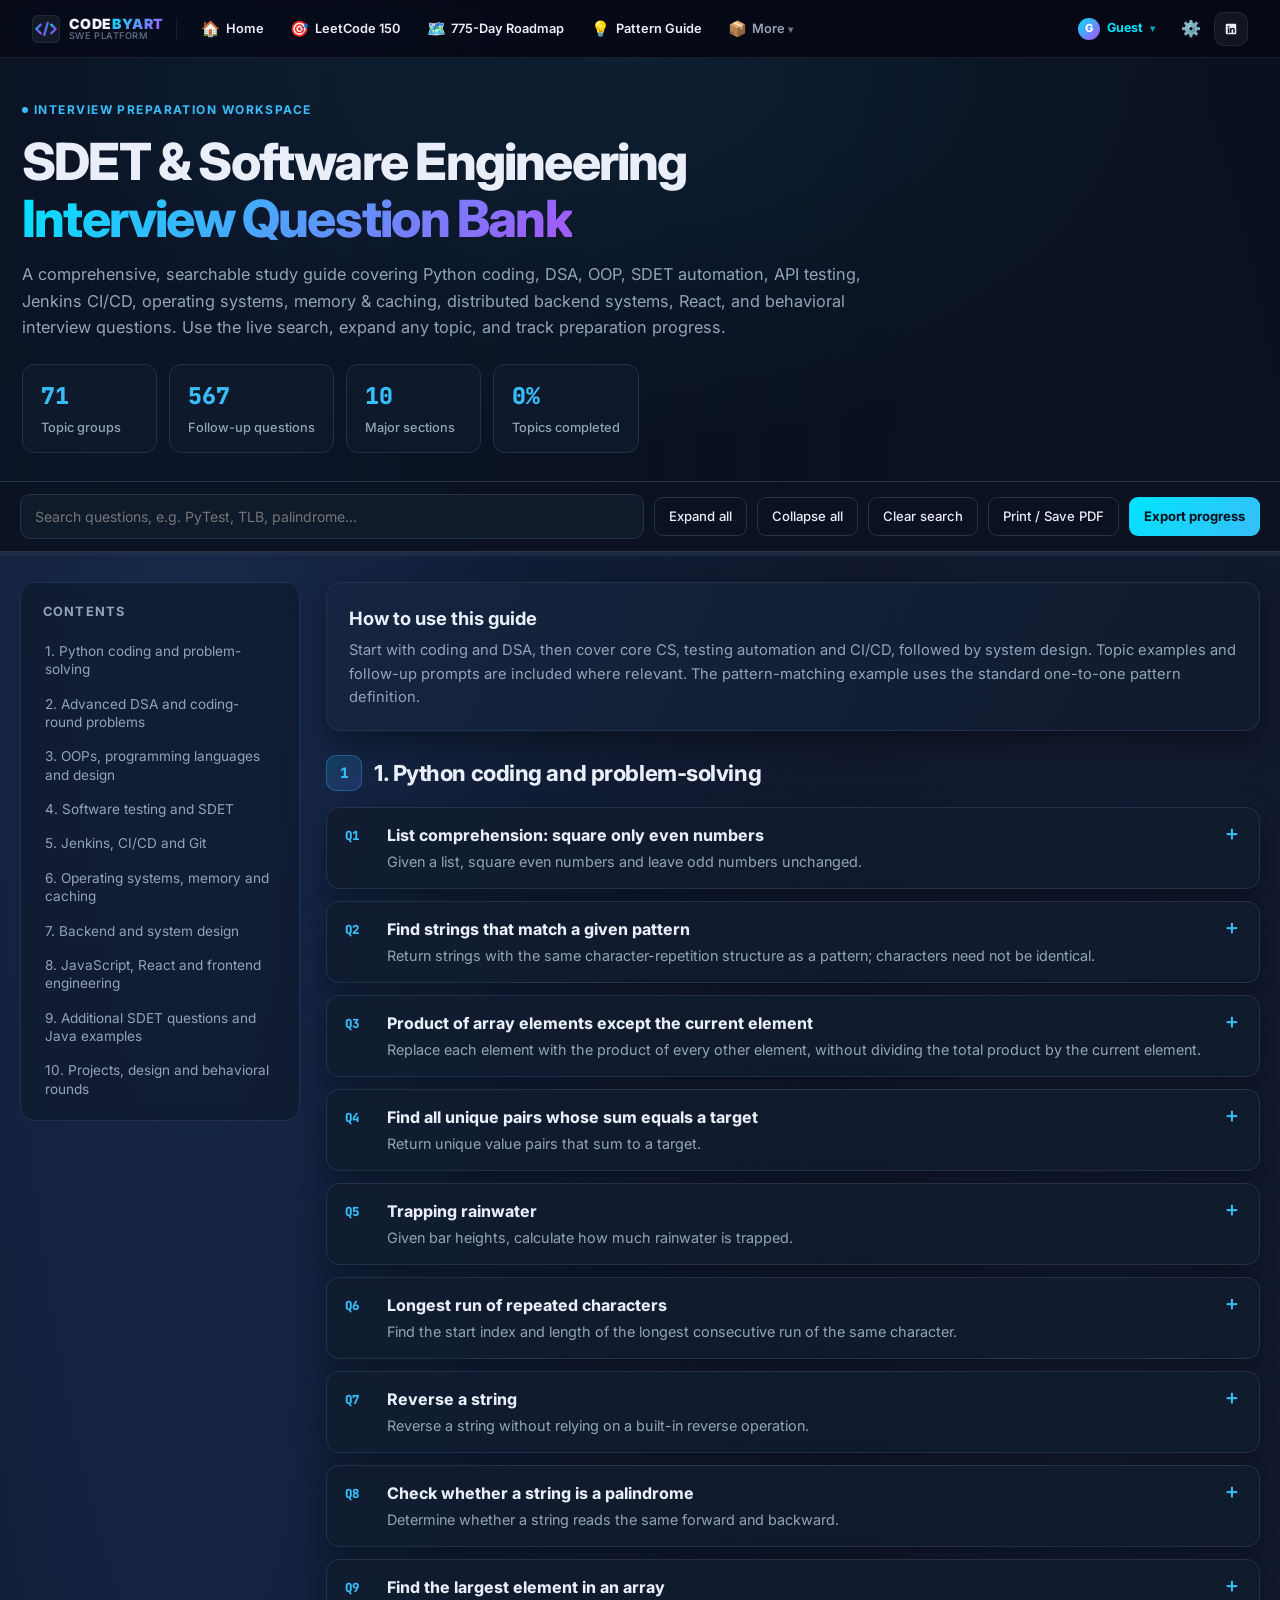
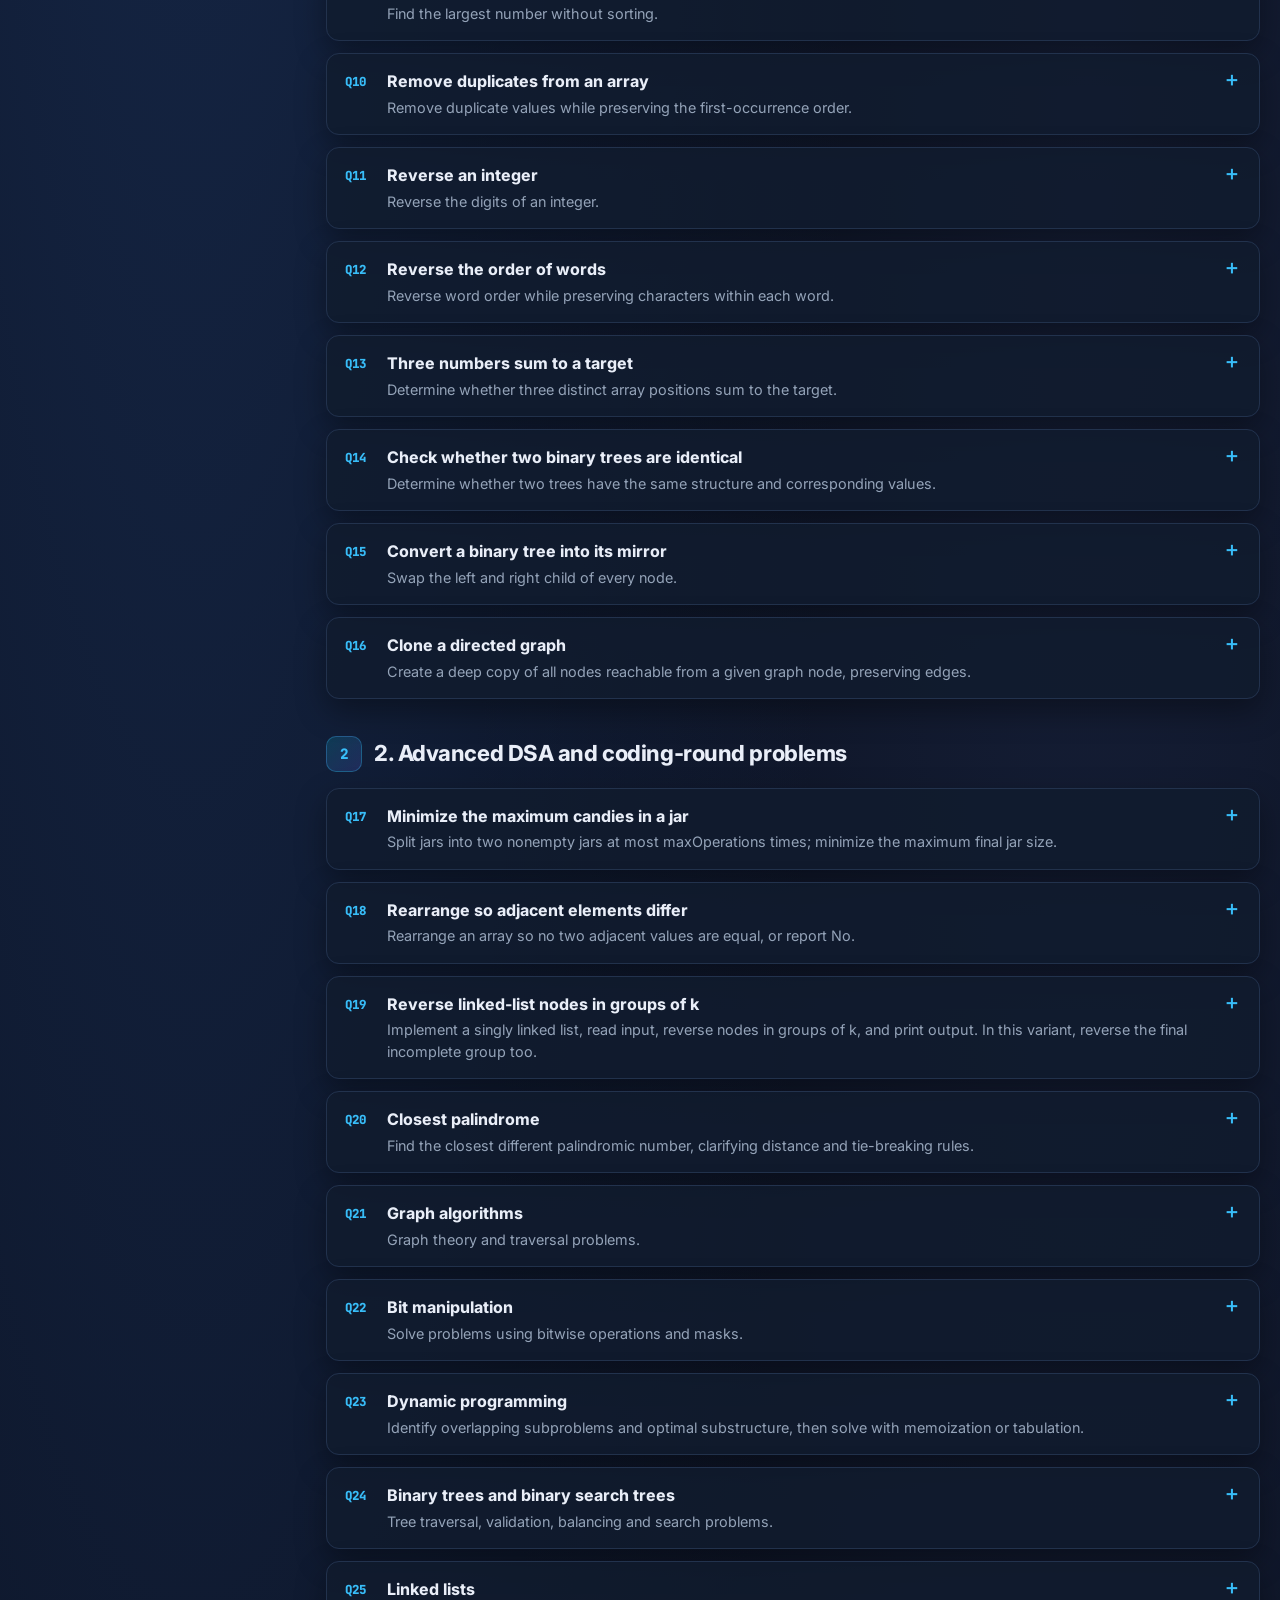
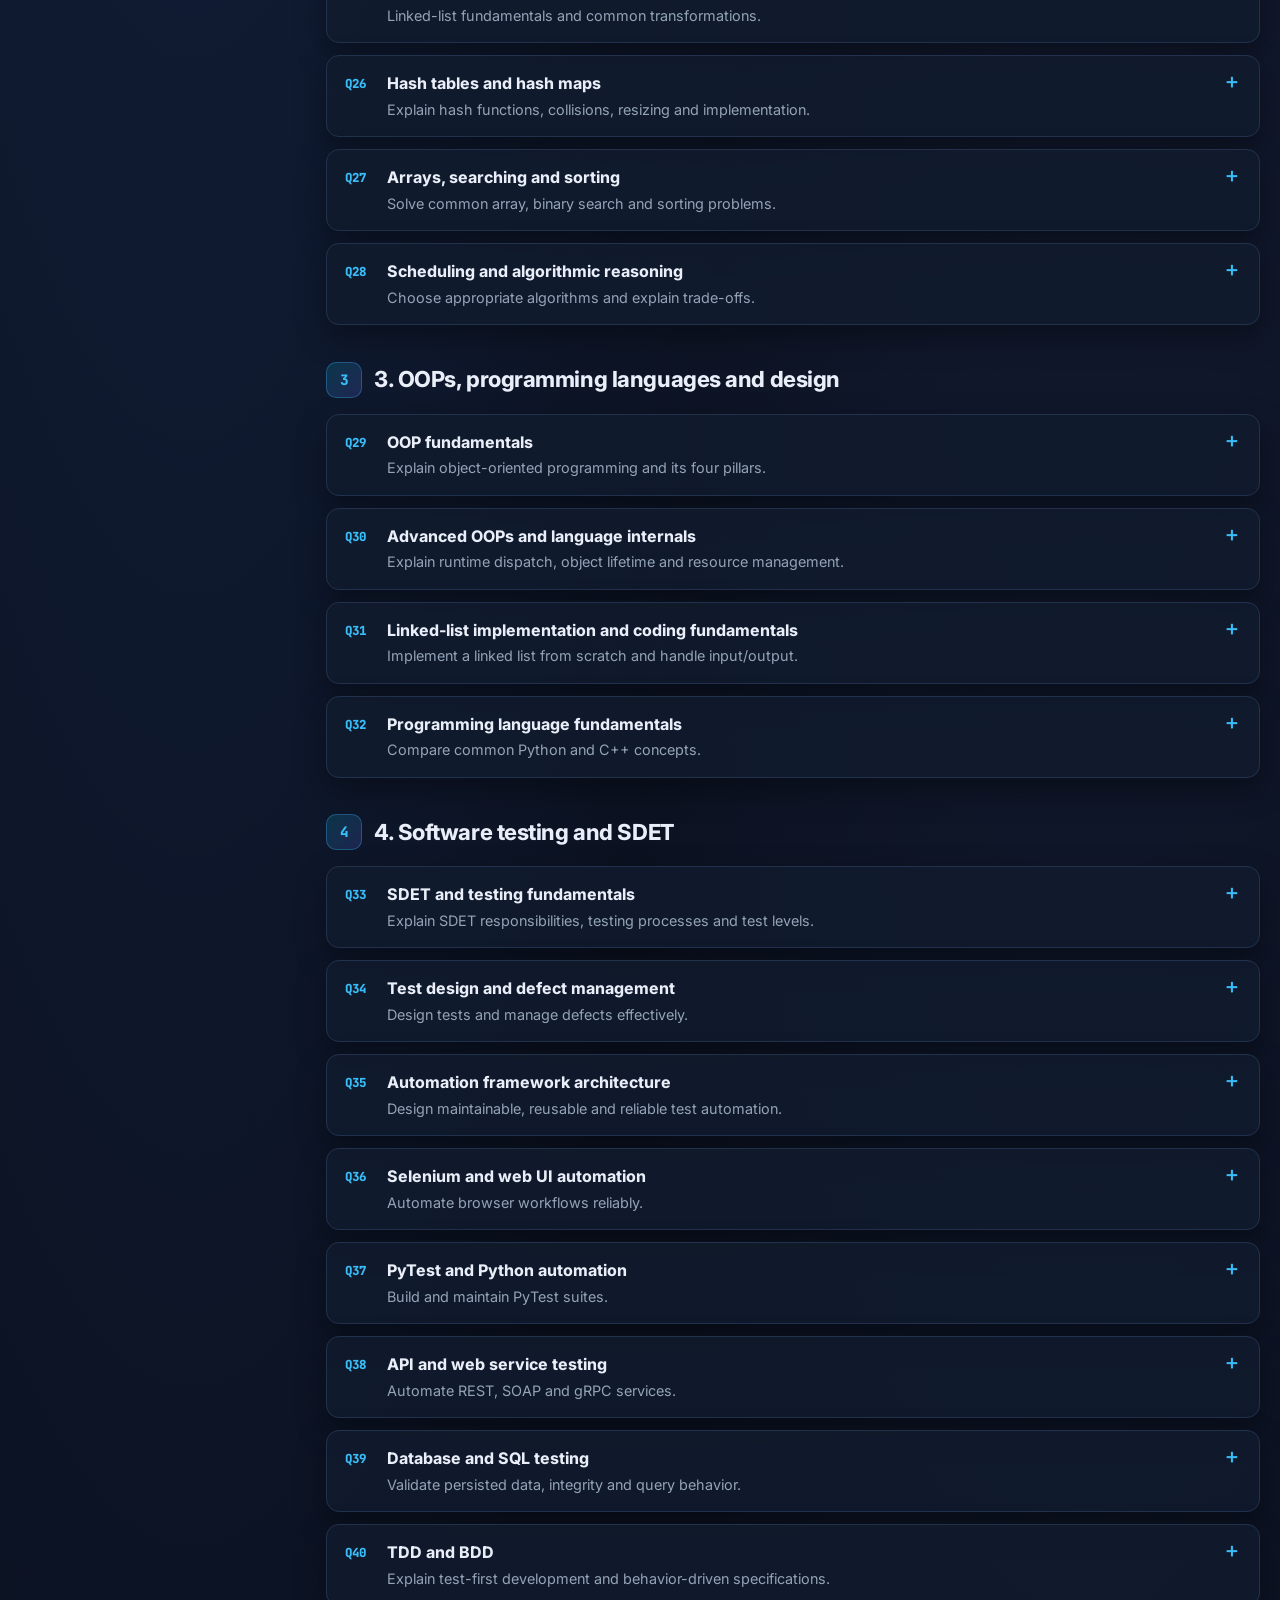
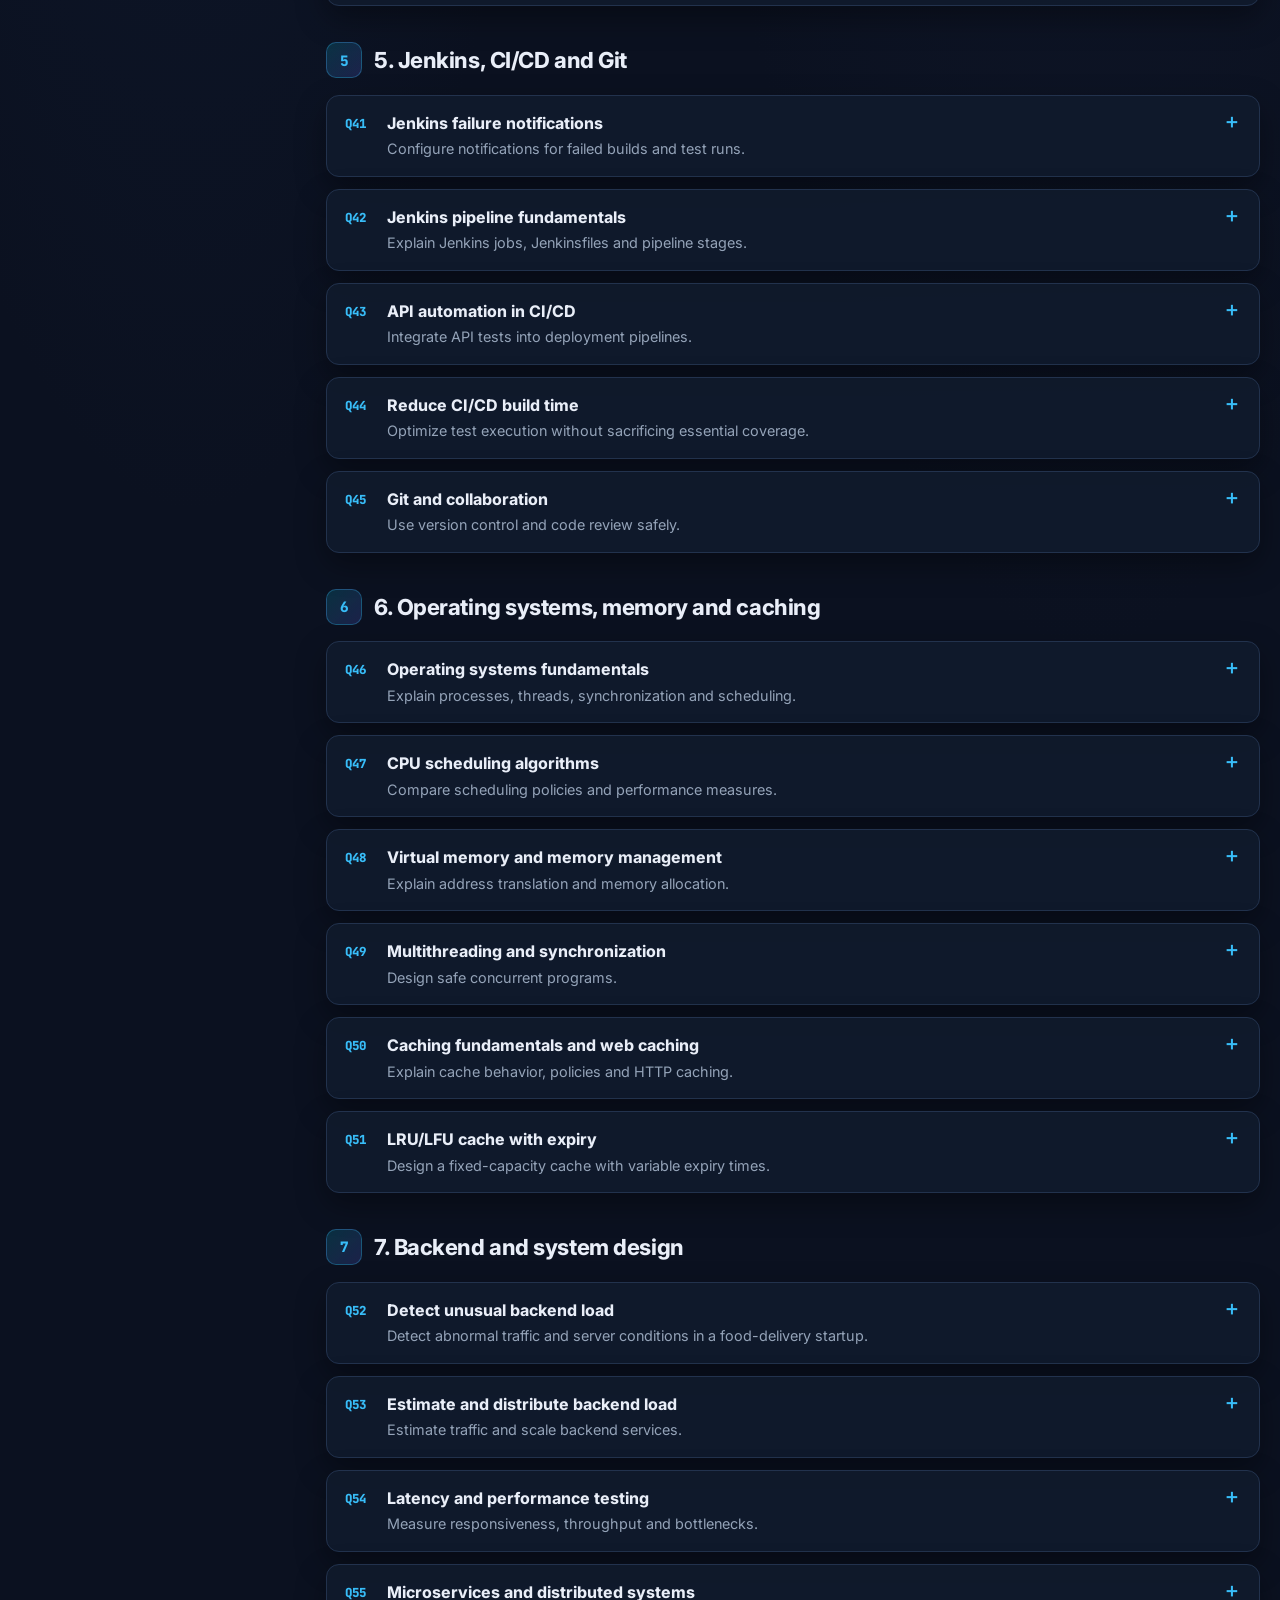
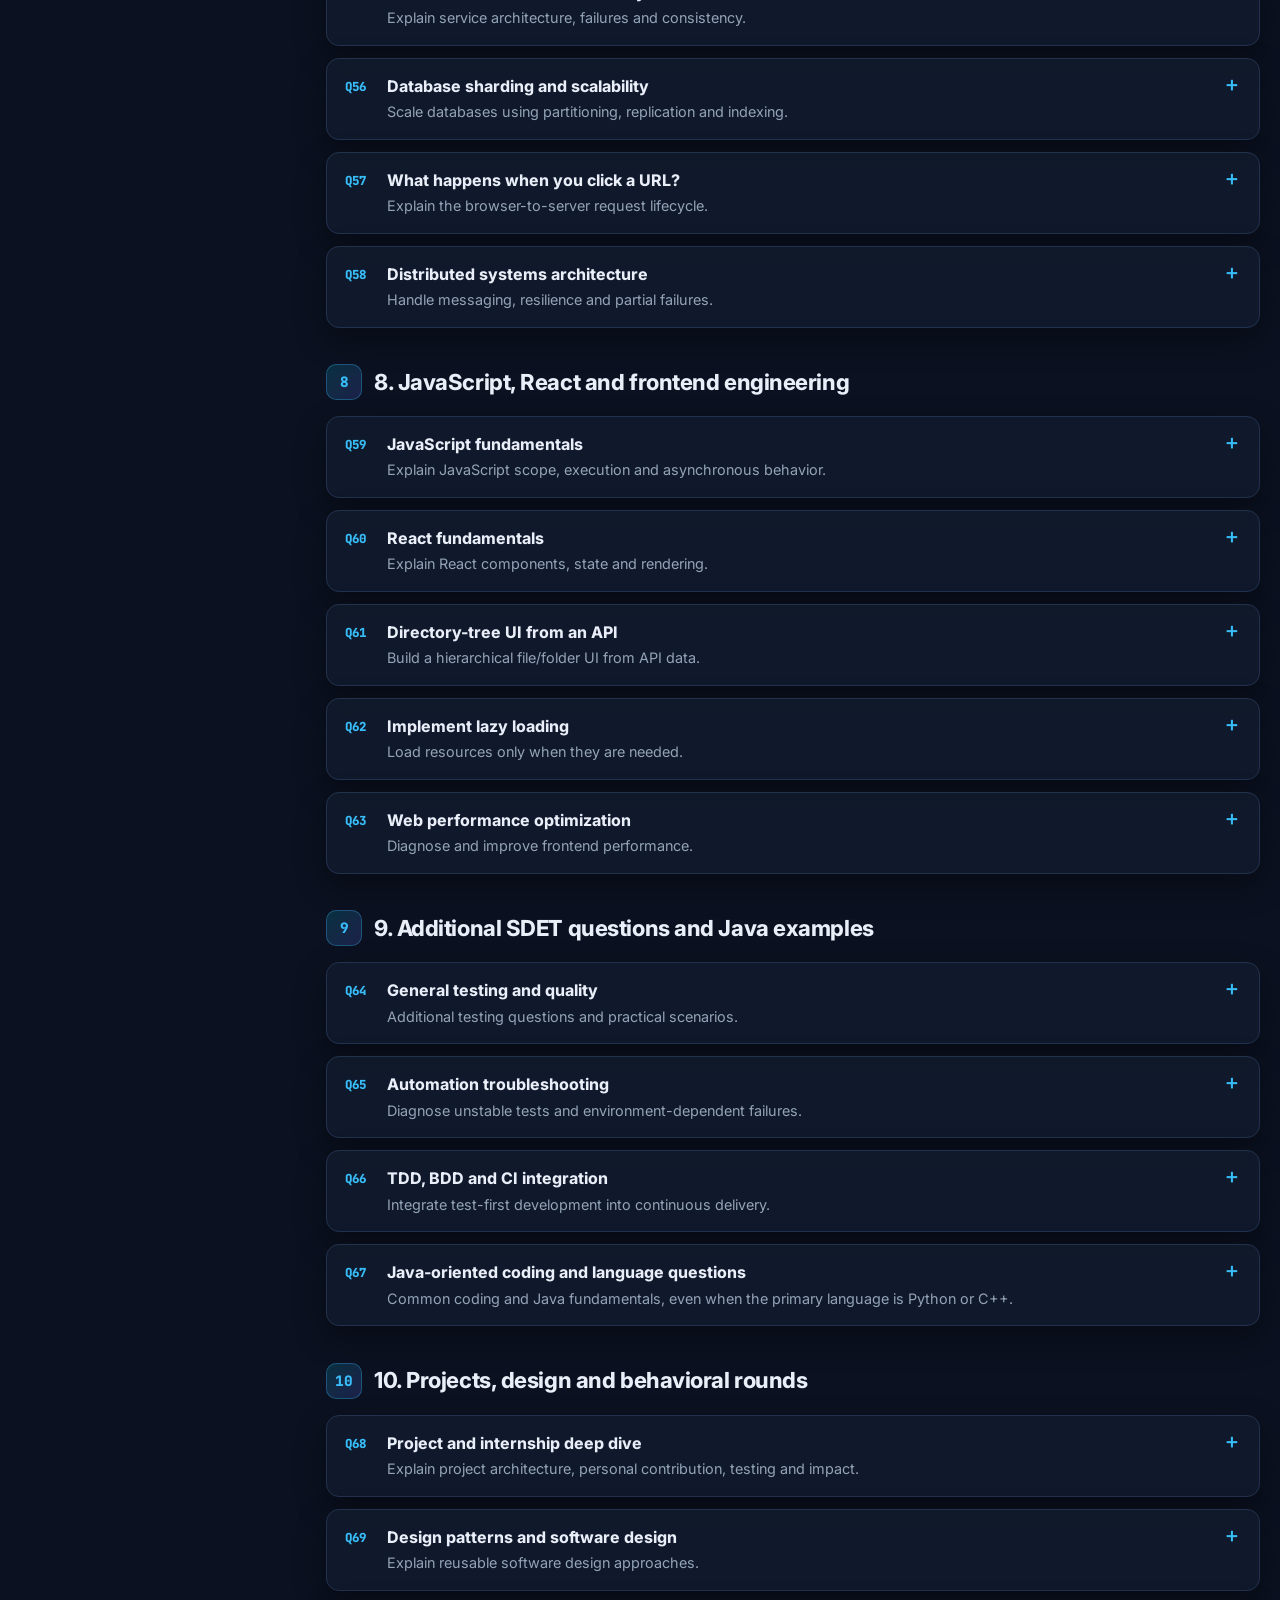
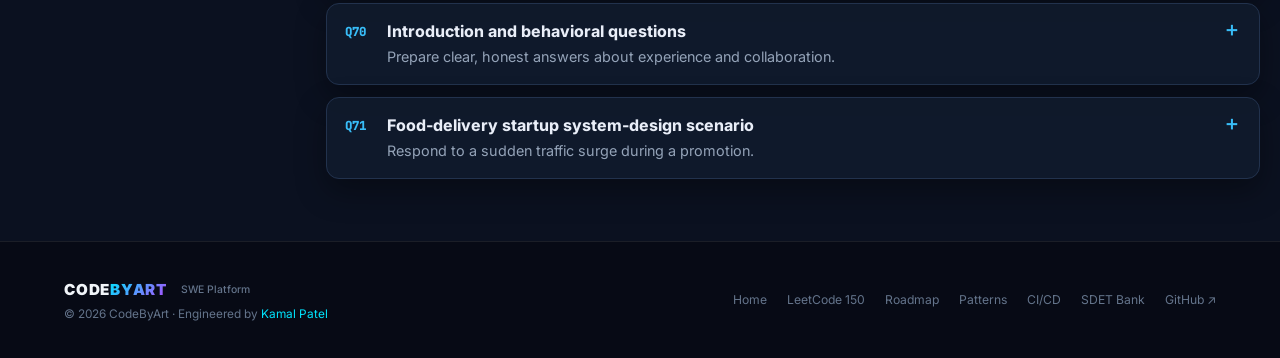
<file: sdet_software_engineering_interview_question_bank.html>
<!doctype html>
<html lang="en">
<head>
<meta charset="utf-8">
<meta name="viewport" content="width=device-width, initial-scale=1, viewport-fit=cover">
<meta name="theme-color" content="#0b1120">
<title>SDET &amp; Software Engineering Interview Question Bank — CodeByArt</title>
<link rel="preconnect" href="https://fonts.googleapis.com">
<link rel="preconnect" href="https://fonts.gstatic.com" crossorigin>
<link href="https://fonts.googleapis.com/css2?family=Inter:wght@400;500;600;700;800&family=JetBrains+Mono:wght@400;500;600&display=swap" rel="stylesheet">
<style>
:root{--bg:#0b1120;--panel:#111b2e;--panel2:#16233a;--text:#e9eef8;--muted:#94a3b8;--line:#22324d;--line-light:rgba(255,255,255,0.08);--accent:#38bdf8;--accent2:#818cf8;--green:#4ade80;--shadow:0 12px 30px rgba(0,0,0,0.35);--sans:'Inter',system-ui,-apple-system,BlinkMacSystemFont,"Segoe UI",sans-serif;--mono:'JetBrains Mono',monospace}
*{box-sizing:border-box}html{scroll-behavior:smooth;scroll-padding-top:110px}
body{margin:0;background:radial-gradient(ellipse at 15% 0%,#172a4d 0,transparent 45%),radial-gradient(ellipse at 85% 20%,#151e36 0,transparent 40%),var(--bg);color:var(--text);font:15px/1.65 var(--sans);min-height:100vh}
button,input{font:inherit}button{cursor:pointer}
a{color:var(--accent);text-decoration:none}a:hover{text-decoration:underline}

/* Hub Global Header (Unified CodeByArt) */
.hub-header{background:rgba(11,17,32,0.92);backdrop-filter:blur(16px);-webkit-backdrop-filter:blur(16px);border-bottom:1px solid var(--line);position:sticky;top:0;z-index:200;padding:8px 20px}
.hub-container{display:flex;align-items:center;justify-content:space-between;max-width:1350px;margin:0 auto;gap:12px}
.hub-left{display:flex;align-items:center;gap:14px}
.hub-brand{display:flex;align-items:center;gap:8px;color:var(--text);text-decoration:none;font-weight:800;font-size:1.05rem;letter-spacing:-0.02em}
.hub-brand:hover{text-decoration:none}
.hub-brand-art{background:linear-gradient(135deg,#00e5ff 0%,#a855f7 100%);-webkit-background-clip:text;-webkit-text-fill-color:transparent}
.hub-brand-sub{font-size:0.62rem;font-family:var(--mono);color:var(--muted);text-transform:uppercase;letter-spacing:0.08em;font-weight:600;display:block;line-height:1;margin-top:2px}
.hub-return-btn{display:inline-flex;align-items:center;gap:5px;padding:4px 10px;border-radius:6px;background:var(--panel2);border:1px solid var(--line);color:var(--muted);font-size:0.76rem;font-weight:500;text-decoration:none;transition:all 0.2s ease}
.hub-return-btn:hover{color:var(--accent);border-color:var(--accent);text-decoration:none}
.hub-tabs{display:flex;align-items:center;gap:4px;background:var(--panel2);padding:3px;border-radius:8px;border:1px solid var(--line)}
.hub-tab{padding:5px 12px;border-radius:6px;color:var(--muted);text-decoration:none;font-size:0.8rem;font-weight:500;transition:all 0.2s ease;white-space:nowrap}
.hub-tab:hover{color:var(--text);background:rgba(255,255,255,0.06);text-decoration:none}
.hub-tab.active{background:var(--accent);color:#0b1120;font-weight:700}
.hub-more-dropdown{position:relative;display:inline-flex}
.hub-more-trigger{padding:5px 12px;border-radius:6px;color:var(--muted);font-size:0.8rem;font-weight:500;cursor:pointer;background:none;border:none;font-family:inherit;transition:all 0.2s ease;white-space:nowrap}
.hub-more-trigger:hover,.hub-more-dropdown.open .hub-more-trigger,.hub-more-dropdown:hover .hub-more-trigger{color:var(--text);background:rgba(255,255,255,0.06)}
.hub-more-trigger.active{background:var(--accent);color:#0b1120;font-weight:700}
.hub-more-trigger .caret{display:inline-block;transition:transform 0.2s ease;margin-left:2px;font-size:0.65rem}
.hub-more-dropdown.open .hub-more-trigger .caret,.hub-more-dropdown:hover .hub-more-trigger .caret{transform:rotate(180deg)}
.hub-more-menu{position:absolute;top:calc(100% + 8px);left:0;min-width:240px;background:#111b2e;border:1px solid var(--line);border-radius:10px;box-shadow:0 16px 36px rgba(0,0,0,0.55);padding:6px;z-index:1000;opacity:0;visibility:hidden;transform:translateY(-6px);transition:opacity 0.2s ease,transform 0.2s ease,visibility 0.2s;pointer-events:none}
.hub-more-dropdown:hover .hub-more-menu,.hub-more-dropdown.open .hub-more-menu{opacity:1;visibility:visible;transform:translateY(0);pointer-events:auto}
.hub-more-header{font-size:0.62rem;font-weight:700;text-transform:uppercase;letter-spacing:0.08em;color:var(--muted);padding:6px 10px 4px}
.hub-more-header:not(:first-child){margin-top:4px;padding-top:6px;border-top:1px solid rgba(255,255,255,0.08)}
.hub-more-item{display:flex;align-items:center;gap:8px;padding:8px 10px;border-radius:6px;color:var(--text);text-decoration:none;font-size:0.8rem;font-weight:500;transition:all 0.15s ease}
.hub-more-item:hover{background:rgba(56,189,248,0.12);color:var(--accent);text-decoration:none}
.hub-more-item.active{background:rgba(56,189,248,0.18);color:var(--accent)}
.hub-more-item-icon{font-size:1rem;width:20px;text-align:center}
.hub-network{display:flex;align-items:center;gap:6px}
.hub-pill{display:inline-flex;align-items:center;gap:5px;padding:4px 10px;border-radius:99px;background:var(--panel2);border:1px solid var(--line);color:var(--muted);text-decoration:none;font-size:0.72rem;font-weight:600;transition:all 0.2s ease;white-space:nowrap}
.hub-pill:hover{color:var(--text);border-color:var(--accent);text-decoration:none}
.hub-pill-dot{width:5px;height:5px;border-radius:50%;background:#00e5ff}
.hub-pill-linkedin:hover{color:#38bdf8;border-color:#0a66c2}
.hub-dropdown{position:relative;display:inline-flex}
.hub-dropdown-menu{position:absolute;top:calc(100% + 8px);right:0;width:240px;background:#111b2e;border:1px solid var(--line);border-radius:8px;box-shadow:0 10px 25px rgba(0,0,0,0.45);padding:6px;z-index:1000;opacity:0;visibility:hidden;transform:translateY(-4px);transition:all 0.2s ease;pointer-events:none}
.hub-dropdown:hover .hub-dropdown-menu,.hub-dropdown.open .hub-dropdown-menu{opacity:1;visibility:visible;transform:translateY(0);pointer-events:auto}
.hub-dropdown-header{font-size:0.64rem;font-weight:700;text-transform:uppercase;letter-spacing:0.08em;color:var(--muted);padding:6px 10px 4px}
.hub-dropdown-item{display:flex;align-items:center;gap:8px;padding:6px 10px;border-radius:6px;color:var(--text);text-decoration:none;font-size:0.78rem;transition:all 0.15s ease}
.hub-dropdown-item:hover{background:rgba(56,189,248,0.12);color:var(--accent);text-decoration:none}
.hub-dropdown-divider{height:1px;background:var(--line);margin:4px 0}

/* Page Layout & Components */
.bank-hero{padding:38px 22px 28px;border-bottom:1px solid var(--line);background:radial-gradient(ellipse at 50% 0%,rgba(56,189,248,0.08) 0%,transparent 65%),rgba(8,14,27,0.72)}
.wrap{max-width:1280px;margin:auto}
.eyebrow{color:var(--accent);font-weight:700;letter-spacing:0.12em;text-transform:uppercase;font-size:0.75rem;display:inline-flex;align-items:center;gap:6px}
.eyebrow::before{content:"";display:inline-block;width:6px;height:6px;border-radius:50%;background:var(--accent)}
h1{font-size:clamp(2rem,4.5vw,3.2rem);line-height:1.12;letter-spacing:-0.035em;margin:12px 0 14px;max-width:950px;font-weight:800}
.gradient-text{background:linear-gradient(135deg,#00e5ff 0%,#a855f7 100%);-webkit-background-clip:text;-webkit-text-fill-color:transparent}
.bank-hero p{color:var(--muted);max-width:840px;margin:0;font-size:1.02rem;line-height:1.6}
.stats{display:flex;gap:12px;flex-wrap:wrap;margin-top:24px}
.stat{border:1px solid var(--line);background:rgba(16,27,45,0.85);border-radius:12px;padding:12px 18px;min-width:135px;backdrop-filter:blur(8px);transition:all 0.2s ease}
.stat:hover{border-color:rgba(56,189,248,0.35);transform:translateY(-2px)}
.stat b{display:block;font-size:1.45rem;color:var(--accent);font-weight:800;font-family:var(--mono)}
.stat span{color:var(--muted);font-size:0.8rem;font-weight:500}
.toolbar{position:sticky;top:48px;z-index:100;background:rgba(11,17,32,0.94);backdrop-filter:blur(16px);-webkit-backdrop-filter:blur(16px);border-bottom:1px solid var(--line);padding:12px 20px}
.tools{max-width:1280px;margin:auto;display:flex;gap:10px;align-items:center;flex-wrap:wrap}
.search{flex:1;min-width:230px;background:rgba(16,27,45,0.9);color:var(--text);border:1px solid var(--line);border-radius:10px;padding:10px 14px;outline:none;font-size:0.88rem;transition:border-color 0.2s ease,box-shadow 0.2s ease}
.search:focus{border-color:var(--accent);box-shadow:0 0 0 3px rgba(56,189,248,0.15)}
.btn{border:1px solid var(--line);border-radius:9px;background:var(--surface2);color:var(--text);padding:8px 14px;font-size:0.82rem;font-weight:500;transition:all 0.2s ease;white-space:nowrap}
.btn:hover{border-color:var(--accent);color:#fff;transform:translateY(-1px)}
.btn.primary{background:linear-gradient(135deg,#00e5ff 0%,#38bdf8 100%);color:#06121e;border-color:transparent;font-weight:700}
.btn.primary:hover{filter:brightness(1.1);box-shadow:0 4px 14px rgba(0,229,255,0.35)}
.progress-wrap{height:4px;background:rgba(36,50,74,0.6)}
.progress{height:100%;width:0;background:linear-gradient(90deg,#00e5ff,#818cf8,#a855f7);box-shadow:0 0 8px rgba(0,229,255,0.5);transition:width 0.25s ease}
.layout{max-width:1280px;margin:26px auto;padding:0 20px;display:grid;grid-template-columns:280px minmax(0,1fr);gap:26px}
aside{align-self:start;position:sticky;top:110px;max-height:calc(100vh - 130px);overflow-y:auto;background:rgba(17,27,46,0.7);backdrop-filter:blur(8px);border:1px solid var(--line);border-radius:14px;padding:14px}
aside h2{font-size:0.8rem;margin:4px 8px 12px;color:var(--muted);text-transform:uppercase;letter-spacing:0.09em;font-weight:700}
.navlink{display:block;text-decoration:none;color:var(--muted);padding:8px 10px;border-radius:8px;font-size:0.85rem;line-height:1.35;transition:all 0.15s ease}
.navlink:hover{background:var(--surface2);color:var(--text);text-decoration:none}
main{min-width:0}
.intro{background:linear-gradient(120deg,rgba(21,38,65,0.85),rgba(17,27,46,0.85));border:1px solid var(--line);border-radius:14px;padding:20px 22px;margin-bottom:24px;box-shadow:var(--shadow)}
.intro h2{margin:0 0 6px;font-size:1.15rem;font-weight:700}
.intro p{margin:0;color:var(--muted);font-size:0.92rem;line-height:1.6}
.section{margin:0 0 36px;scroll-margin-top:110px}
.section-title{display:flex;align-items:center;gap:12px;margin:0 0 16px;font-size:1.38rem;letter-spacing:-0.02em;font-weight:750}
.section-number{display:grid;place-items:center;width:36px;height:36px;border-radius:10px;background:linear-gradient(135deg,rgba(0,229,255,0.15),rgba(99,102,241,0.2));border:1px solid rgba(56,189,248,0.3);color:var(--accent);font-size:0.9rem;font-weight:800;font-family:var(--mono);flex-shrink:0}
.topic{border:1px solid var(--line);background:rgba(17,27,46,0.82);border-radius:13px;margin:12px 0;overflow:hidden;box-shadow:var(--shadow);transition:border-color 0.2s ease,box-shadow 0.2s ease}
.topic:hover{border-color:rgba(56,189,248,0.35);box-shadow:0 8px 24px rgba(0,0,0,0.35)}
.topic summary{list-style:none;cursor:pointer;padding:16px 18px;display:flex;align-items:flex-start;gap:12px;transition:background 0.15s ease}
.topic summary::-webkit-details-marker{display:none}
.topic summary:after{content:"＋";margin-left:auto;color:var(--accent);font-size:1.2rem;font-weight:700;padding-left:8px;line-height:1}
.topic[open] summary:after{content:"−"}
.topic summary:hover{background:rgba(35,53,80,0.45)}
.qnum{font-size:0.78rem;color:var(--accent);font-weight:800;min-width:30px;padding-top:2px;font-family:var(--mono)}
.topic-name{font-weight:750;font-size:1rem;line-height:1.4;color:var(--text)}
.topic-description{font-size:0.9rem;color:var(--muted);font-weight:400;margin-top:4px;line-height:1.5}
.topic-body{padding:0 20px 20px 60px}
.example{border-left:3px solid var(--accent2);background:#0d1728;border-radius:0 8px 8px 0;padding:12px 14px;margin:10px 0 16px;color:#d9e5f5;white-space:pre-wrap;overflow-wrap:anywhere;font-family:var(--mono);font-size:0.85rem;line-height:1.55}
.topic-body h4{margin:14px 0 8px;font-size:0.82rem;text-transform:uppercase;letter-spacing:0.08em;color:var(--muted);font-weight:700}
.question-list{padding-left:22px;margin:0}
.question-list li{padding:4px 0;color:#cbd5e1;font-size:0.92rem}
.done-label{display:inline-flex;align-items:center;gap:9px;margin:16px 0 0;color:var(--muted);font-size:0.88rem;cursor:pointer;user-select:none}
.done-label input{accent-color:#22c55e;width:17px;height:17px;cursor:pointer}
.topic.done{border-color:rgba(34,197,94,0.5);background:rgba(14,31,40,0.85)}
.topic.done .topic-name:after{content:"  ✓";color:var(--green);font-size:0.9em;font-weight:800}
.empty{display:none;border:1px dashed var(--line);padding:36px;border-radius:14px;color:var(--muted);text-align:center;font-size:0.95rem}

/* CodeByArt Footer */
.site-footer{border-top:1px solid var(--line);background:rgba(8,14,27,0.88);padding:32px 20px 24px;margin-top:50px;color:var(--muted);font-size:0.86rem}
.footer-wrap{max-width:1280px;margin:auto;text-align:center}
.footer-brand{font-size:1.05rem;font-weight:800;letter-spacing:-0.02em;color:var(--text);margin-bottom:6px}
.footer-desc{max-width:720px;margin:0 auto 14px;font-size:0.84rem;line-height:1.55;color:var(--muted)}
.footer-meta{font-size:0.78rem;display:flex;justify-content:center;align-items:center;gap:12px;flex-wrap:wrap;color:var(--muted)}
.footer-meta a{color:var(--accent)}

@media(max-width:900px){
  .hub-container{flex-wrap:wrap}
  .hub-tabs{overflow-x:auto;max-width:100%}
  .layout{grid-template-columns:1fr}
  aside{position:static;max-height:none}
  .nav-list{display:grid;grid-template-columns:repeat(auto-fit,minmax(180px,1fr));gap:2px}
  .topic-body{padding-left:18px}
}
@media print{
  body{background:white;color:#111;font-size:11pt}
  .hub-header,.toolbar,aside,.progress-wrap,.done-label,.site-footer{display:none!important}
  .layout{display:block;margin:0;padding:0}
  .bank-hero{background:white;color:#111;padding:0 0 18px}
  .bank-hero p,.topic-description,.intro p{color:#444}
  .topic,.intro{background:white;border:1px solid #bbb;box-shadow:none;break-inside:avoid}
  .topic summary:after{display:none}
  .topic-body{display:block!important}
  .section{break-before:auto}
  .example{background:#f4f4f4;color:#111}
  .section-title{color:#111}
  a{color:#111}
}
</style>
<link rel="stylesheet" href="shared-nav.css?v=0.5.2">
</head>
<body>

<!-- ===== HERO HEADER ===== -->
<header class="bank-hero">
<div class="wrap">
<div class="eyebrow">Interview Preparation Workspace</div>
<h1>SDET &amp; Software Engineering<br><span class="gradient-text">Interview Question Bank</span></h1>
<p>A comprehensive, searchable study guide covering Python coding, DSA, OOP, SDET automation, API testing, Jenkins CI/CD, operating systems, memory &amp; caching, distributed backend systems, React, and behavioral interview questions. Use the live search, expand any topic, and track preparation progress.</p>
<div class="stats">
<div class="stat"><b id="topicCount">—</b><span>Topic groups</span></div>
<div class="stat"><b id="questionCount">—</b><span>Follow-up questions</span></div>
<div class="stat"><b id="sectionCount">—</b><span>Major sections</span></div>
<div class="stat"><b id="progressText">0%</b><span>Topics completed</span></div>
</div>
</div>
</header>
<div class="toolbar">
<div class="tools">
<input class="search" id="search" type="search" placeholder="Search questions, e.g. PyTest, TLB, palindrome…" aria-label="Search interview questions">
<button class="btn" id="expandAll">Expand all</button>
<button class="btn" id="collapseAll">Collapse all</button>
<button class="btn" id="clearSearch">Clear search</button>
<button class="btn" id="printPage">Print / Save PDF</button>
<button class="btn primary" id="exportProgress">Export progress</button>
</div>
</div>
<div class="progress-wrap"><div class="progress" id="progressBar"></div></div>
<div class="layout">
<aside>
<h2>Contents</h2>
<nav class="nav-list" id="nav"></nav>
</aside>
<main>
<div class="intro">
<h2>How to use this guide</h2>
<p>Start with coding and DSA, then cover core CS, testing automation and CI/CD, followed by system design. Topic examples and follow-up prompts are included where relevant. The pattern-matching example uses the standard one-to-one pattern definition.</p>
</div>
<div id="content"></div>
<div class="empty" id="empty">No matching topics. Try a different keyword.</div>
</main>
</div>
<script>
const bank = [{"title": "1. Python coding and problem-solving", "topics": [{"id": 1, "title": "List comprehension: square only even numbers", "description": "Given a list, square even numbers and leave odd numbers unchanged.", "example": "Input: [1, 4, 3, 6, 8] → Output: [1, 16, 3, 36, 64]", "questions": ["Can you solve this without list comprehension?", "What is the time complexity?", "What happens if the input list is empty?", "How would you handle negative even numbers?", "How would you retain only the squared even numbers?"]}, {"id": 2, "title": "Find strings that match a given pattern", "description": "Return strings with the same character-repetition structure as a pattern; characters need not be identical.", "example": "words = [\"badc\", \"abab\", \"dddd\", \"dede\", \"yyxx\"], pattern = \"baba\". Under standard pattern matching, output: [\"abab\", \"dede\", \"yyxx\"].", "questions": ["How can you solve this using two dictionaries?", "How do you ensure two pattern characters do not map to the same string character?", "What is the complexity for n strings of length m?", "How do you handle strings of different lengths?", "How do you generalize to digits or other symbols?"]}, {"id": 3, "title": "Product of array elements except the current element", "description": "Replace each element with the product of every other element, without dividing the total product by the current element.", "example": "Input: [1, 2, 3, 4] → Output: [24, 12, 8, 6]", "questions": ["Can you solve it without division?", "Can you achieve O(n) time?", "Can you reduce auxiliary space to O(1), excluding output?", "How should zeros, negative numbers and large products be handled?", "What if the input contains multiple zeros?"]}, {"id": 4, "title": "Find all unique pairs whose sum equals a target", "description": "Return unique value pairs that sum to a target.", "example": "nums = [1, 2, 3, 4, 3, 5], target = 6 → [(1, 5), (2, 4), (3, 3)]", "questions": ["Can you solve it using a hash set in expected O(n)?", "How does sorting plus two pointers work?", "How do you avoid duplicate pairs?", "What if distinct index pairs are required?", "How do you return indices instead of values?"]}, {"id": 5, "title": "Trapping rainwater", "description": "Given bar heights, calculate how much rainwater is trapped.", "example": "heights = [0,1,0,2,1,0,1,3,2,1,2,1] → 6", "questions": ["Explain the brute-force solution.", "Solve using prefix and suffix maximum arrays.", "Solve using two pointers with O(1) auxiliary space.", "Compare time and space complexities.", "How do empty, increasing and decreasing arrays behave?"]}, {"id": 6, "title": "Longest run of repeated characters", "description": "Find the start index and length of the longest consecutive run of the same character.", "example": "s = \"aaabbccccdde\" → start index 5, length 4, character c (zero-based indexing).", "questions": ["What if multiple runs have the same maximum length?", "Should the first or last longest run be returned?", "How do you solve this in one pass?", "How would you return all longest runs?", "How do you handle an empty string?"]}, {"id": 7, "title": "Reverse a string", "description": "Reverse a string without relying on a built-in reverse operation.", "example": "Example: 'hello' → 'olleh'", "questions": ["Solve using two pointers.", "Solve using a stack.", "What are the time and space complexities?", "How do you handle Unicode characters?", "How does reversing a string differ from reversing word order?"]}, {"id": 8, "title": "Check whether a string is a palindrome", "description": "Determine whether a string reads the same forward and backward.", "example": "Example: 'racecar' → True", "questions": ["How do you ignore spaces, punctuation and capitalization?", "Solve using two pointers.", "How do you test empty and one-character strings?", "How do you find all palindromic substrings?", "What is the difference between a substring and a subsequence?"]}, {"id": 9, "title": "Find the largest element in an array", "description": "Find the largest number without sorting.", "example": "Example: [3, 9, 2, 7] → 9", "questions": ["What is the time complexity?", "How do you find the second-largest distinct element?", "How do you handle duplicate maximum values?", "What if the array is empty?", "How do you find both minimum and maximum in one traversal?"]}, {"id": 10, "title": "Remove duplicates from an array", "description": "Remove duplicate values while preserving the first-occurrence order.", "example": "Example: [3, 1, 3, 2, 1] → [3, 1, 2]", "questions": ["Solve using a set.", "Solve without an additional set.", "What if the array is already sorted?", "How do you count element frequencies?", "How do duplicate values differ from duplicate index pairs?"]}, {"id": 11, "title": "Reverse an integer", "description": "Reverse the digits of an integer.", "example": "Example: 12340 → 4321", "questions": ["How do you handle negative integers?", "How do you handle trailing zeros?", "What if the reversed number exceeds the integer range?", "Can you solve it arithmetically instead of converting to a string?"]}, {"id": 12, "title": "Reverse the order of words", "description": "Reverse word order while preserving characters within each word.", "example": "\"Python makes testing easier\" → \"easier testing makes Python\"", "questions": ["How do you preserve or normalize whitespace?", "How do you reverse each word instead?", "Can you solve it without a built-in split-and-reverse shortcut?"]}, {"id": 13, "title": "Three numbers sum to a target", "description": "Determine whether three distinct array positions sum to the target.", "example": "Example: [−1, 0, 1, 2], target = 0 → a valid triplet is (−1, 0, 1).", "questions": ["Explain the O(n³) brute-force solution.", "How does sorting plus two pointers improve complexity?", "How do you avoid duplicate triplets?", "What if only existence is required?"]}, {"id": 14, "title": "Check whether two binary trees are identical", "description": "Determine whether two trees have the same structure and corresponding values.", "example": "Compare both node values and child structure.", "questions": ["Solve recursively.", "Solve iteratively using a queue.", "What are the time and space complexities?", "Why can comparing only node values be insufficient?"]}, {"id": 15, "title": "Convert a binary tree into its mirror", "description": "Swap the left and right child of every node.", "example": "The output tree is the mirror image of the input tree.", "questions": ["Solve recursively.", "Solve using iterative DFS or BFS.", "What is the time complexity?", "Does the original tree need to be preserved?"]}, {"id": 16, "title": "Clone a directed graph", "description": "Create a deep copy of all nodes reachable from a given graph node, preserving edges.", "example": "The clone must preserve cycles, self-loops and neighbor relationships.", "questions": ["Why is a hash map needed?", "How do you handle cycles?", "How do you preserve multiple edges or self-loops?", "Solve using DFS and BFS.", "What are the time and space complexities?"]}]}, {"title": "2. Advanced DSA and coding-round problems", "topics": [{"id": 17, "title": "Minimize the maximum candies in a jar", "description": "Split jars into two nonempty jars at most maxOperations times; minimize the maximum final jar size.", "example": "nums=[9], maxOperations=2 → 3; nums=[2,2], maxOperations=1 → 2; nums=[2,4,8,2], maxOperations=4 → 2.", "questions": ["Why is binary search on the answer appropriate?", "For candidate maximum m, how many splits does a jar of size x need?", "How do you prove feasibility is monotonic?", "What are the time and space complexities?", "How do you handle large values?"]}, {"id": 18, "title": "Rearrange so adjacent elements differ", "description": "Rearrange an array so no two adjacent values are equal, or report No.", "example": "A valid arrangement exists only when the most frequent value can be separated by the other values.", "questions": ["What condition involving maximum frequency determines feasibility?", "Can you construct a solution using a max heap?", "Can sorting and swaps solve it?", "What are the time and space complexities?", "Why does a value appearing more than half the time make a solution impossible?", "What if the most frequent value appears exactly half the time?", "What if there is only one distinct value?"]}, {"id": 19, "title": "Reverse linked-list nodes in groups of k", "description": "Implement a singly linked list, read input, reverse nodes in groups of k, and print output. In this variant, reverse the final incomplete group too.", "example": "Example: 1→2→3→4→5, k=2 → 2→1→4→3→5.", "questions": ["Solve recursively and iteratively.", "How do you reconnect each group?", "How do you handle k=1, empty lists and lists shorter than k?", "What are the time and auxiliary-space complexities?", "How does this differ from the variant that leaves an incomplete final group unchanged?"]}, {"id": 20, "title": "Closest palindrome", "description": "Find the closest different palindromic number, clarifying distance and tie-breaking rules.", "example": "For a numeric string, consider palindromes formed from nearby prefixes and boundary candidates.", "questions": ["How do you generate candidates from the prefix?", "Why is checking each neighboring integer inefficient?", "How do you handle powers of ten such as 1000?", "How do you handle single-digit numbers?", "How do you break equal-distance ties?", "What are the time and space complexities?"]}, {"id": 21, "title": "Graph algorithms", "description": "Graph theory and traversal problems.", "example": "Topics: adjacency lists/matrices, directed/undirected and weighted/unweighted graphs.", "questions": ["Explain BFS and DFS.", "Detect cycles in directed and undirected graphs.", "Determine graph connectivity and connected components.", "Find shortest paths in unweighted graphs; when is Dijkstra appropriate?", "What is topological sorting?", "Explain DSU and cycle detection.", "Find islands in a 2D grid.", "Compare minimum spanning trees and shortest-path trees."]}, {"id": 22, "title": "Bit manipulation", "description": "Solve problems using bitwise operations and masks.", "example": "Operations: AND, OR, XOR, NOT, left shift and right shift.", "questions": ["Check odd/even and powers of two.", "Count set bits.", "Find a unique element when others appear twice.", "Set, clear or toggle a specific bit.", "Find two unique numbers when others occur twice.", "What is a bitmask?", "How can bit operations reduce memory use?"]}, {"id": 23, "title": "Dynamic programming", "description": "Identify overlapping subproblems and optimal substructure, then solve with memoization or tabulation.", "example": "Topics: Fibonacci, climbing stairs, knapsack, LCS, LIS, coin change and grid paths.", "questions": ["What is dynamic programming?", "Compare memoization and tabulation.", "Solve Fibonacci and climbing stairs.", "Solve 0/1 knapsack and coin change.", "Explain longest common subsequence and longest increasing subsequence.", "How do you identify optimal substructure?", "How do you reduce a 2D DP table to 1D?", "Compare time and space complexities."]}, {"id": 24, "title": "Binary trees and binary search trees", "description": "Tree traversal, validation, balancing and search problems.", "example": "Topics: preorder, inorder, postorder, level-order, BST properties.", "questions": ["Find tree height and check balance.", "Find lowest common ancestor.", "Validate a BST.", "Find kth smallest in a BST.", "Serialize and deserialize a tree.", "Perform iterative level-order traversal.", "Distinguish complete, full, perfect and balanced trees."]}, {"id": 25, "title": "Linked lists", "description": "Linked-list fundamentals and common transformations.", "example": "Topics: singly and doubly linked lists, node allocation, deletion and traversal.", "questions": ["Compare linked lists with arrays.", "What is the time complexity of insertion, deletion and search?", "Reverse a list and find its middle in one traversal.", "Detect a cycle using Floyd's algorithm and find its start.", "Merge sorted lists and remove the nth node from the end.", "Reverse nodes in groups of k.", "Compare recursive and iterative reversal."]}, {"id": 26, "title": "Hash tables and hash maps", "description": "Explain hash functions, collisions, resizing and implementation.", "example": "Topics: chaining, open addressing, probing and load factor.", "questions": ["What are average and worst-case complexities?", "Explain separate chaining and open addressing.", "What are linear probing, quadratic probing and double hashing?", "What is primary clustering?", "Why and how does a hash table resize?", "What makes a good hash function?", "Compare hash tables with balanced trees.", "How would you implement a hash table from scratch?"]}, {"id": 27, "title": "Arrays, searching and sorting", "description": "Solve common array, binary search and sorting problems.", "example": "Topics: rotated arrays, duplicates, majority element, kth largest and maximum subarray.", "questions": ["Find first and last occurrence in a sorted array.", "Search a rotated sorted array.", "Find a missing number and a majority element.", "Find kth largest.", "Explain quicksort, mergesort and heapsort.", "Merge two sorted arrays.", "Use Kadane's algorithm for maximum subarray sum.", "Explain stable versus unstable sorting."]}, {"id": 28, "title": "Scheduling and algorithmic reasoning", "description": "Choose appropriate algorithms and explain trade-offs.", "example": "Topics: round robin, greedy algorithms, priority queues and complexity analysis.", "questions": ["Compare FCFS and round-robin scheduling.", "Schedule jobs with different execution times.", "When does a greedy algorithm fail?", "How can a priority queue process tasks?", "Compare greedy algorithms with DP.", "How do you choose between brute force, hashing, sorting and binary search?", "How do you explain an approach before coding?", "How do you test edge cases and hidden cases?"]}]}, {"title": "3. OOPs, programming languages and design", "topics": [{"id": 29, "title": "OOP fundamentals", "description": "Explain object-oriented programming and its four pillars.", "example": "Concepts: encapsulation, abstraction, inheritance and polymorphism.", "questions": ["What problem did OOP solve?", "Explain each pillar with a practical example.", "What are compile-time and runtime polymorphism?", "Compare method overloading and overriding.", "Compare interfaces and abstract classes.", "What are constructors and destructors?", "Explain public, private and protected.", "Explain single, multilevel, hierarchical, multiple and hybrid inheritance.", "Identify inheritance from a diagram.", "What is the diamond problem and how does C++ address it?", "Compare composition and inheritance; explain aggregation."]}, {"id": 30, "title": "Advanced OOPs and language internals", "description": "Explain runtime dispatch, object lifetime and resource management.", "example": "Topics: vtables, virtual functions, RAII, pointers and smart pointers.", "questions": ["What are virtual functions, vtables and pure virtual functions?", "Why might a polymorphic base class need a virtual destructor?", "Compare shallow and deep copies.", "Explain copy and move constructors.", "What is RAII?", "Compare unique_ptr, shared_ptr and weak_ptr.", "Compare stack and heap allocation.", "Compare static and dynamic binding.", "Compare references and pointers.", "What happens when a null pointer is dereferenced?", "Explain Singleton, Factory, Strategy and Observer patterns.", "What are SOLID principles and dependency injection?", "Compare Java and C++ memory management, inheritance and execution.", "Compare exceptions, errors and undefined behavior."]}, {"id": 31, "title": "Linked-list implementation and coding fundamentals", "description": "Implement a linked list from scratch and handle input/output.", "example": "Include node definition, dynamic allocation and memory cleanup.", "questions": ["Insert at head, tail and a given position.", "Delete by value and release allocated memory.", "Read console input and print the list.", "Handle invalid input and empty lists.", "Test a recursive implementation.", "What is recursion depth and how can it cause stack overflow?", "When is iteration preferable to recursion?"]}, {"id": 32, "title": "Programming language fundamentals", "description": "Compare common Python and C++ concepts.", "example": "Topics: types, mutability, iterators, exceptions, concurrency and memory.", "questions": ["Compiled versus interpreted; static versus dynamic typing.", "Mutable versus immutable Python objects.", "List, tuple, set and dictionary.", "== versus is in Python.", "Iterators, generators and decorators.", "Python exception handling and shallow/deep copy.", "Processes, threads and async tasks.", "What is the Python GIL?", "Compare malloc/free with new/delete.", "Explain memory leaks, dangling pointers and wild pointers.", "How do AddressSanitizer and Valgrind help?"]}]}, {"title": "4. Software testing and SDET", "topics": [{"id": 33, "title": "SDET and testing fundamentals", "description": "Explain SDET responsibilities, testing processes and test levels.", "example": "Topics: SDLC, STLC, QA/QC, verification and validation.", "questions": ["How does an SDET differ from a manual tester and developer?", "What are the phases of STLC?", "Compare test plan, test strategy, scenario and case.", "Compare positive and negative testing, exploratory and ad-hoc testing.", "Compare black-box, white-box and grey-box testing.", "Compare functional and non-functional testing.", "Explain smoke, sanity, regression and retesting.", "Explain unit, integration, system and acceptance testing.", "Compare performance, load, stress and endurance testing.", "What are risk-based testing, coverage, test pyramid and shift-left testing?", "What is continuous testing?"]}, {"id": 34, "title": "Test design and defect management", "description": "Design tests and manage defects effectively.", "example": "Topics: equivalence partitions, boundaries, decision tables and state transitions.", "questions": ["Write effective test cases from requirements.", "Identify ambiguous requirements and missing acceptance criteria.", "Explain equivalence partitioning and boundary-value analysis.", "Explain decision-table, state-transition and pairwise testing.", "Prioritize tests when time is limited.", "Explain defect life cycle, severity versus priority and defect leakage.", "What belongs in a bug report?", "Reproduce intermittent defects and handle unreproducible bugs.", "Explain defect density, walkthroughs and inspections.", "Test a login, payment workflow, text box or file upload.", "Test edge cases when requirements are incomplete."]}, {"id": 35, "title": "Automation framework architecture", "description": "Design maintainable, reusable and reliable test automation.", "example": "Topics: data-driven, keyword-driven, hybrid frameworks and POM.", "questions": ["When should a test be automated?", "What are the main components of a scalable framework?", "Explain Page Object Model and its trade-offs.", "Separate test logic, data and utilities.", "Manage configuration, credentials and environment setup securely.", "Use fixtures and setup/teardown.", "Manage dependencies, logs, screenshots and reports.", "Measure coverage and framework reliability.", "Decide which tests remain manual.", "Maintain the framework as the application changes.", "Handle flaky tests and review automation code."]}, {"id": 36, "title": "Selenium and web UI automation", "description": "Automate browser workflows reliably.", "example": "Topics: WebDriver, Grid, waits, locators and browser interactions.", "questions": ["Compare WebDriver and Selenium Grid.", "Compare implicit, explicit and fluent waits.", "Handle dynamic elements and stale element exceptions.", "Compare XPath and CSS selectors.", "Handle alerts, iframes, tabs and windows.", "Upload/download files and interact with tables.", "Use assertions and failure screenshots.", "Execute tests in parallel and across browsers.", "Why avoid fixed sleep calls?", "Handle authentication and session persistence.", "Reduce flaky tests and execution time."]}, {"id": 37, "title": "PyTest and Python automation", "description": "Build and maintain PyTest suites.", "example": "Topics: fixtures, markers, parameterization, mocking and reporting.", "questions": ["What are fixtures and their scopes?", "What is conftest.py?", "Use parametrize and markers.", "Skip tests conditionally and assert expected exceptions.", "Mock dependencies and use monkeypatch.", "Share fixtures and handle setup/teardown.", "Generate JUnit XML and HTML reports.", "Run tests in parallel with pytest-xdist.", "Rerun failures without concealing defects.", "Debug tests and organize large projects.", "Test asynchronous Python code."]}, {"id": 38, "title": "API and web service testing", "description": "Automate REST, SOAP and gRPC services.", "example": "Topics: HTTP methods, status codes, schemas, auth and CI integration.", "questions": ["Compare REST, SOAP and gRPC.", "Explain GET, POST, PUT, PATCH and DELETE; compare PUT and PATCH.", "Explain common 2xx, 4xx and 5xx status codes.", "Compare authentication and authorization.", "Validate headers, query/path parameters, body and schema.", "Test invalid input, pagination, sorting, rate limiting and idempotency.", "Test tokens, API keys and OAuth.", "Automate with Postman, requests and PyTest.", "Chain API calls and mock dependent services.", "Test latency, retries, backward compatibility and errors.", "Validate API/database consistency and protect secrets in logs."]}, {"id": 39, "title": "Database and SQL testing", "description": "Validate persisted data, integrity and query behavior.", "example": "Topics: keys, joins, transactions, normalization and indexes.", "questions": ["Validate records after an API operation.", "Compare primary and foreign keys.", "Explain SQL joins and find duplicates.", "Find the second-highest salary.", "Explain normalization and ACID.", "Compare DELETE, TRUNCATE and DROP.", "Test integrity, migrations and transaction rollback.", "Compare SQL and NoSQL.", "Identify slow queries and index trade-offs.", "Prevent SQL injection.", "Validate consistency across microservices."]}, {"id": 40, "title": "TDD and BDD", "description": "Explain test-first development and behavior-driven specifications.", "example": "Topics: red-green-refactor and Given-When-Then.", "questions": ["What is TDD and its red-green-refactor cycle?", "How does BDD differ from TDD?", "What is Given-When-Then?", "How do acceptance criteria guide automated tests?", "What are the benefits and drawbacks of writing tests first?", "How would you introduce TDD to an existing codebase?"]}]}, {"title": "5. Jenkins, CI/CD and Git", "topics": [{"id": 41, "title": "Jenkins failure notifications", "description": "Configure notifications for failed builds and test runs.", "example": "Include build number, failed stage, console log and report link.", "questions": ["Configure email, Slack or Teams alerts.", "Notify only on failure or when status changes.", "Include build and report details.", "Manage notification credentials securely.", "Reduce duplicate/noisy notifications.", "Route notifications to the appropriate team."]}, {"id": 42, "title": "Jenkins pipeline fundamentals", "description": "Explain Jenkins jobs, Jenkinsfiles and pipeline stages.", "example": "Topics: declarative/scripted pipelines, agents and post actions.", "questions": ["Compare Freestyle and Pipeline jobs.", "What is a Jenkinsfile?", "Compare declarative and scripted pipelines.", "Explain stages, steps, agents, controllers and agents.", "Trigger builds using commits, webhooks or cron.", "Pass parameters and manage credentials.", "Archive artifacts and test reports.", "Use post success, failure and always actions.", "Handle cleanup, environment variables and agent-specific failures.", "Secure Jenkins permissions."]}, {"id": 43, "title": "API automation in CI/CD", "description": "Integrate API tests into deployment pipelines.", "example": "Separate smoke, regression and integration suites.", "questions": ["Structure API test scripts.", "Supply environment URLs and credentials safely.", "Run tests after deployment.", "Publish reports and gate deployments on critical failures.", "Test backward compatibility and mock dependencies.", "Distinguish product failures from environment failures.", "Preserve diagnostic artifacts."]}, {"id": 44, "title": "Reduce CI/CD build time", "description": "Optimize test execution without sacrificing essential coverage.", "example": "Measure slow stages, parallelize tests and reduce redundant work.", "questions": ["Identify slowest tests and stages.", "Parallelize suites across agents.", "Select tests based on changed code.", "Reduce unnecessary setup/teardown.", "Use dependency and build caching safely.", "Prioritize smoke tests and optimize regression suites.", "Manage flaky tests responsibly.", "Measure time savings and quality impact."]}, {"id": 45, "title": "Git and collaboration", "description": "Use version control and code review safely.", "example": "Topics: fetch/pull, merge/rebase, conflict resolution and PRs.", "questions": ["Compare git fetch and git pull.", "Compare merge and rebase.", "Resolve conflicts and safely revert commits.", "Compare reset and revert.", "Manage release branches and hotfixes.", "What should a pull request description contain?", "Review automation code and secure secrets.", "Use CI checks for code quality.", "Handle concurrent edits to a shared framework."]}]}, {"title": "6. Operating systems, memory and caching", "topics": [{"id": 46, "title": "Operating systems fundamentals", "description": "Explain processes, threads, synchronization and scheduling.", "example": "Topics: context switches, system calls and IPC.", "questions": ["Compare process and thread; concurrency and parallelism.", "What is a context switch?", "Compare user and kernel modes.", "What are system calls and a process control block?", "Explain process and thread states.", "Compare shared memory and message passing.", "Explain race conditions and critical sections.", "Compare mutex, semaphore and spinlock.", "Explain deadlock, starvation, livelock and priority inversion."]}, {"id": 47, "title": "CPU scheduling algorithms", "description": "Compare scheduling policies and performance measures.", "example": "Topics: FCFS, SJF, SRTF, priority and round robin.", "questions": ["Explain the time quantum.", "Compare preemptive and non-preemptive scheduling.", "Define waiting, turnaround and response time.", "Which policies suit interactive systems?", "How does starvation occur?", "What is aging?"]}, {"id": 48, "title": "Virtual memory and memory management", "description": "Explain address translation and memory allocation.", "example": "Topics: page tables, TLB, page faults and fragmentation.", "questions": ["Compare virtual, logical and physical addresses.", "What are paging, page tables and TLB?", "What happens on a TLB miss?", "Compare page fault and segmentation fault.", "Explain demand paging and page replacement.", "Compare FIFO, LRU and optimal replacement.", "What is thrashing?", "Compare internal and external fragmentation.", "What are memory-mapped files?", "Compare stack and heap; explain memory leaks.", "What happens on null-pointer dereference?", "How do virtual memory and caching improve performance?"]}, {"id": 49, "title": "Multithreading and synchronization", "description": "Design safe concurrent programs.", "example": "Topics: thread pools, locks, atomics and condition variables.", "questions": ["When should threads be used instead of processes?", "Explain producer-consumer.", "How do locks protect shared resources?", "Compare mutex, semaphore, condition variable and reader-writer lock.", "What are atomic operations and reentrant locks?", "How do you avoid deadlocks?", "Design a background thread to clean expired cache entries.", "Shut down workers safely and handle exceptions.", "Test races and explain the Python GIL."]}, {"id": 50, "title": "Caching fundamentals and web caching", "description": "Explain cache behavior, policies and HTTP caching.", "example": "Topics: hit ratio, locality, invalidation and cache stampede.", "questions": ["Why cache, and which data is suitable?", "Compare in-memory cache and database.", "Define cache hits, misses and hit ratio.", "Explain temporal/spatial locality and CPU cache levels.", "What is a cache line and cache coherence?", "Compare browser, CDN and server-side caching.", "Explain Cache-Control, ETag and Last-Modified.", "Explain cache-aside, write-through and write-back.", "What are cache stampede, avalanche and penetration?", "Prevent stale data and estimate memory requirements.", "How do you measure cache impact?"]}, {"id": 51, "title": "LRU/LFU cache with expiry", "description": "Design a fixed-capacity cache with variable expiry times.", "example": "Discuss data structures, complexity, capacity eviction and concurrency.", "questions": ["Compare LRU and LFU.", "Implement LRU with a hash map and doubly linked list.", "Implement LFU and break frequency ties.", "How do you account for variable entry sizes?", "Track per-entry expiry times.", "Compare lazy expiry, periodic cleanup and exact expiry.", "Use a min-heap or timing wheel to find upcoming expirations.", "Design a cleanup thread and synchronize reads/writes/deletes.", "Handle updates while cleanup is running.", "Prevent stale heap records when expiry changes.", "Test expiry boundaries and race conditions.", "Analyze get, put, eviction and expiry complexity.", "Adapt the design to a distributed cache."]}]}, {"title": "7. Backend and system design", "topics": [{"id": 52, "title": "Detect unusual backend load", "description": "Detect abnormal traffic and server conditions in a food-delivery startup.", "example": "Monitor requests, resource utilization, errors and latency.", "questions": ["Which metrics reveal unusual load?", "Distinguish legitimate spikes from denial-of-service attacks.", "Measure requests per second and concurrency.", "Monitor CPU, memory, disk and network.", "Establish baselines and configure alerts.", "Correlate logs, metrics and distributed traces."]}, {"id": 53, "title": "Estimate and distribute backend load", "description": "Estimate traffic and scale backend services.", "example": "Topics: horizontal/vertical scaling and load balancing.", "questions": ["Estimate peak users, requests per second, DB load and storage.", "Compare horizontal and vertical scaling.", "Distribute requests across servers.", "Explain round-robin, least-connections and weighted balancing.", "How do health checks identify unhealthy servers?", "Handle a sudden tenfold traffic increase.", "Scale a database and design autoscaling policies."]}, {"id": 54, "title": "Latency and performance testing", "description": "Measure responsiveness, throughput and bottlenecks.", "example": "Topics: percentiles, load/stress/soak tests and acceptance criteria.", "questions": ["Compare latency and throughput.", "Explain p50, p90, p95 and p99.", "Measure API latency.", "Test normal, peak and extreme loads.", "Identify application, database and network bottlenecks.", "How do pooling and caching affect latency?", "Compare client-side and server-side latency.", "Define acceptance criteria and make tests reproducible."]}, {"id": 55, "title": "Microservices and distributed systems", "description": "Explain service architecture, failures and consistency.", "example": "Topics: gateways, tracing, Saga, retries and idempotency.", "questions": ["Compare microservices and monoliths.", "Compare synchronous and asynchronous communication.", "What are service discovery and API gateways?", "Explain distributed tracing and eventual consistency.", "What is a Saga?", "Explain circuit breakers, retries and timeouts.", "Prevent retry storms and duplicate processing.", "Compare at-most-once, at-least-once and exactly-once processing.", "Test partial failures and version compatibility."]}, {"id": 56, "title": "Database sharding and scalability", "description": "Scale databases using partitioning, replication and indexing.", "example": "Topics: shard keys, consistent hashing and replicas.", "questions": ["Compare sharding and replication.", "What is a shard key and hot shard?", "How do you rebalance shards?", "What is consistent hashing?", "Compare indexing and sharding.", "Explain read replicas and stale reads.", "What is connection pooling?", "Test cross-shard consistency and transactions."]}, {"id": 57, "title": "What happens when you click a URL?", "description": "Explain the browser-to-server request lifecycle.", "example": "Topics: DNS, TCP, TLS, HTTP, rendering and caches.", "questions": ["Explain DNS resolution.", "Explain the TCP three-way handshake.", "How does TLS establish a secure connection?", "Compare HTTP and HTTPS.", "What roles do web servers, app servers and databases play?", "Explain cookies, sessions and local storage.", "Explain browser and CDN caching.", "Compare server-side and client-side rendering.", "Troubleshoot slow pages, DNS failures and HTTP 500."]}, {"id": 58, "title": "Distributed systems architecture", "description": "Handle messaging, resilience and partial failures.", "example": "Topics: CAP, queues, backpressure and dead-letter queues.", "questions": ["Explain the CAP theorem.", "Compare consistency and availability.", "What are message queues and Kafka/RabbitMQ used for?", "What is backpressure?", "Design retries for background jobs.", "What is a dead-letter queue?", "Prevent duplicate message processing.", "Monitor distributed applications.", "Design graceful degradation for noncritical service failures."]}]}, {"title": "8. JavaScript, React and frontend engineering", "topics": [{"id": 59, "title": "JavaScript fundamentals", "description": "Explain JavaScript scope, execution and asynchronous behavior.", "example": "Topics: var/let/const, closures, event loop and promises.", "questions": ["Compare var, let and const.", "What is hoisting and a closure?", "Explain call stack, task queue and microtask queue.", "Compare synchronous and asynchronous JavaScript.", "Explain promises, async and await.", "Compare == and ===; null and undefined.", "Explain arrow functions and this.", "Explain prototypal inheritance and event propagation.", "Compare debounce and throttle.", "How do you investigate JavaScript memory leaks?"]}, {"id": 60, "title": "React fundamentals", "description": "Explain React components, state and rendering.", "example": "Topics: hooks, props, state and error boundaries.", "questions": ["What is the virtual DOM?", "Compare props and state.", "Explain useState, useEffect, useMemo and useCallback.", "How does React decide to re-render?", "Why are stable list keys important?", "Compare controlled and uncontrolled components.", "Explain prop drilling, Context API and global state.", "What are fragments and error boundaries?", "How do you test React components?"]}, {"id": 61, "title": "Directory-tree UI from an API", "description": "Build a hierarchical file/folder UI from API data.", "example": "Support nested structures, expand/collapse and lazy loading.", "questions": ["Represent folders and files in a data model.", "Convert a flat API response into a tree.", "Implement expand/collapse behavior.", "Lazy-load folder contents.", "Handle loading, error and empty states.", "Prevent unnecessary re-renders.", "Handle thousands of items and API pagination.", "Preserve expansion state and test malformed responses."]}, {"id": 62, "title": "Implement lazy loading", "description": "Load resources only when they are needed.", "example": "Topics: image loading, React.lazy, Suspense and Intersection Observer.", "questions": ["Compare lazy and eager loading.", "Lazy-load images and React components.", "What is code splitting and dynamic import?", "How do React.lazy and Suspense work?", "Load content as the user scrolls.", "Handle loading failures and duplicate requests.", "Measure performance improvements."]}, {"id": 63, "title": "Web performance optimization", "description": "Diagnose and improve frontend performance.", "example": "Topics: rendering, bundle size, virtualization and Core Web Vitals.", "questions": ["Improve a slow React application.", "Identify unnecessary re-renders.", "When should memoization be used?", "What are risks of overusing memoization?", "Virtualize a table with thousands of rows.", "Explain Core Web Vitals and tree shaking.", "Reduce bundle size and detect memory leaks.", "Profile slow rendering."]}]}, {"title": "9. Additional SDET questions and Java examples", "topics": [{"id": 64, "title": "General testing and quality", "description": "Additional testing questions and practical scenarios.", "example": "Topics: release readiness, field validation, defect handling and documentation.", "questions": ["How does SDET differ from manual QA in coding and debugging?", "How do you decide whether a feature is release-ready?", "What are ad-hoc and monkey testing?", "What is alpha testing?", "When should a defect block release?", "Test a text field without changing its styling.", "Validate length, special characters and allowed formats.", "Perform code reviews and identify testability problems.", "Compare walkthroughs and formal inspections.", "Maintain test documentation as requirements evolve."]}, {"id": 65, "title": "Automation troubleshooting", "description": "Diagnose unstable tests and environment-dependent failures.", "example": "Topics: dynamic locators, synchronization and diagnostic reports.", "questions": ["Handle changing element identifiers.", "Resolve synchronization problems.", "Debug tests that pass locally but fail in CI.", "Handle intermittent failures and order-dependent tests.", "Handle external service downtime.", "Separate product, test-code and environment failures.", "Prevent retries from hiding defects.", "Make reports useful to developers."]}, {"id": 66, "title": "TDD, BDD and CI integration", "description": "Integrate test-first development into continuous delivery.", "example": "Topics: test execution, reports and pipeline gates.", "questions": ["How does TDD identify defects early?", "How does BDD express business-readable behavior?", "Compare TDD and BDD.", "What is continuous integration testing?", "Run tests automatically after commits.", "Configure CI execution and publish HTML reports.", "What is TestNG used for?", "Run tests in parallel.", "Choose pre-merge versus nightly regression tests."]}, {"id": 67, "title": "Java-oriented coding and language questions", "description": "Common coding and Java fundamentals, even when the primary language is Python or C++.", "example": "Topics: strings, arrays, collections and exceptions.", "questions": ["Reverse a string and check a palindrome.", "Find the largest array element and remove duplicates.", "Reverse an integer and calculate factorial.", "Compare == and equals() in Java.", "What does null instanceof Object evaluate to?", "What does null == null evaluate to?", "Compare arrays and ArrayList.", "Swap two numbers without a temporary variable.", "What does trim() do?", "Check whether a string is empty or null.", "Compare checked and unchecked exceptions.", "Compare ArrayList and LinkedList.", "Use HashSet for deduplication and HashMap for frequencies.", "Explain final and interfaces versus abstract classes."]}]}, {"title": "10. Projects, design and behavioral rounds", "topics": [{"id": 68, "title": "Project and internship deep dive", "description": "Explain project architecture, personal contribution, testing and impact.", "example": "Prepare a concise overview followed by technical depth.", "questions": ["What problem did the project solve and what did you personally build?", "Explain architecture, technology choices and data flow.", "What was the hardest defect and its root cause?", "How did you measure quality or performance improvement?", "Explain test strategy, API/database validation and test data.", "What was automated versus manual?", "How did you manage reviews, version control and collaboration?", "What would you redesign today?", "Explain your internship contribution.", "Explain the architecture to a nontechnical manager."]}, {"id": 69, "title": "Design patterns and software design", "description": "Explain reusable software design approaches.", "example": "Topics: Singleton, Factory, Strategy, Observer, Repository, SOLID and dependency injection.", "questions": ["What is a design pattern?", "Explain Singleton and its limitations.", "Explain Factory, Strategy and Observer.", "What is the Repository pattern?", "What is dependency injection?", "Compare composition and inheritance.", "How do SOLID principles improve maintainability?", "Design a reusable automation framework.", "Make a framework easier to extend and test.", "How do you avoid tightly coupled code?", "When is a pattern unnecessary?"]}, {"id": 70, "title": "Introduction and behavioral questions", "description": "Prepare clear, honest answers about experience and collaboration.", "example": "Topics: education, strengths, learning, teamwork and priorities.", "questions": ["Tell me about yourself.", "Walk me through your education and technical experience.", "Compare your online and offline semester experiences.", "What skills did you develop outside coursework?", "What is your strongest programming language?", "Which project best demonstrates your engineering skills?", "What are your strengths and areas for improvement?", "Why this role and why software development/testing?", "Describe learning an unfamiliar technology under a deadline.", "Describe a technical disagreement with a teammate.", "How do you prioritize competing deadlines?", "How do you respond to feedback?", "Describe a mistake and what you learned."]}, {"id": 71, "title": "Food-delivery startup system-design scenario", "description": "Respond to a sudden traffic surge during a promotion.", "example": "Cover monitoring, scaling, caching, reliability and testing.", "questions": ["Detect unusual backend load and estimate peak demand.", "Distribute requests and scale application servers.", "Detect unhealthy instances and database bottlenecks.", "Use caching without serving incorrect order data.", "Measure latency and throughput.", "Keep checkout/payment reliable during partial outages.", "Monitor during the event and test before the next promotion.", "Diagnose slowness when CPU is low.", "Prevent duplicate orders on client retries.", "Prioritize reliability work for a small team."]}]}];
const content = document.getElementById('content');
const nav = document.getElementById('nav');
const search = document.getElementById('search');
const topicCount = bank.reduce((n,s)=>n+s.topics.length,0);
const questionCount = bank.reduce((n,s)=>n+s.topics.reduce((m,t)=>m+t.questions.length,0),0);
document.getElementById('topicCount').textContent = topicCount;
document.getElementById('questionCount').textContent = questionCount;
document.getElementById('sectionCount').textContent = bank.length;

function safeLoadProgress(){
  try { return JSON.parse(localStorage.getItem('sdet-question-bank-progress') || '[]'); }
  catch(e){ return []; }
}
let completed = new Set(safeLoadProgress());
const esc = s => String(s).replace(/[&<>"']/g, c => ({'&':'&amp;','<':'&lt;','>':'&gt;','"':'&quot;',"'":'&#39;'}[c]));
function render(){
  content.innerHTML = '';
  nav.innerHTML = '';
  bank.forEach((section, si) => {
    const sid = 'section-' + si;
    const link = document.createElement('a');
    link.className = 'navlink'; link.href = '#' + sid;
    link.textContent = section.title;
    nav.appendChild(link);
    const sectionEl = document.createElement('section');
    sectionEl.className = 'section'; sectionEl.id = sid;
    sectionEl.innerHTML = `<h2 class="section-title"><span class="section-number">${si+1}</span><span>${esc(section.title.replace(/^\\d+\\.\\s*/,''))}</span></h2>`;
    section.topics.forEach(topic => {
      const allText = [topic.title,topic.description,topic.example,...topic.questions,section.title].join(' ').toLowerCase();
      const detail = document.createElement('details');
      detail.className = 'topic' + (completed.has(topic.id) ? ' done' : '');
      detail.dataset.search = allText;
      detail.dataset.topicId = topic.id;
      const example = topic.example ? `<div class="example">${esc(topic.example)}</div>` : '';
      detail.innerHTML = `
        <summary>
          <span class="qnum">Q${topic.id}</span>
          <span class="topic-name-wrap"><div class="topic-name">${esc(topic.title)}</div><div class="topic-description">${esc(topic.description)}</div></span>
        </summary>
        <div class="topic-body">
          ${example}
          <h4>Interview questions and follow-ups</h4>
          <ol class="question-list">${topic.questions.map(q=>`<li>${esc(q)}</li>`).join('')}</ol>
          <label class="done-label"><input type="checkbox" class="done-check" ${completed.has(topic.id)?'checked':''}> Mark this topic as prepared</label>
        </div>`;
      detail.querySelector('.done-check').addEventListener('change', e => {
        if(e.target.checked) completed.add(topic.id); else completed.delete(topic.id);
        detail.classList.toggle('done',e.target.checked);
        saveProgress(); updateProgress();
      });
      sectionEl.appendChild(detail);
    });
    content.appendChild(sectionEl);
  });
  filterTopics();
  updateProgress();
}
function saveProgress(){
  try { localStorage.setItem('sdet-question-bank-progress',JSON.stringify([...completed])); } catch(e){}
}
function updateProgress(){
  const pct = topicCount ? Math.round(completed.size/topicCount*100) : 0;
  document.getElementById('progressText').textContent = pct + '%';
  document.getElementById('progressBar').style.width = pct + '%';
}
function filterTopics(){
  const term = search.value.trim().toLowerCase();
  let visible = 0;
  document.querySelectorAll('.topic').forEach(d => {
    const match = !term || d.dataset.search.includes(term);
    d.style.display = match ? '' : 'none';
    if(match) visible++;
    if(term && match) d.open = true;
  });
  document.querySelectorAll('.section').forEach(s => {
    const any = [...s.querySelectorAll('.topic')].some(d=>d.style.display!=='none');
    s.style.display = any ? '' : 'none';
  });
  document.getElementById('empty').style.display = visible ? 'none' : 'block';
}
search.addEventListener('input',filterTopics);
document.getElementById('expandAll').addEventListener('click',()=>document.querySelectorAll('.topic').forEach(d=>{if(d.style.display!=='none')d.open=true;}));
document.getElementById('collapseAll').addEventListener('click',()=>document.querySelectorAll('.topic').forEach(d=>d.open=false));
document.getElementById('clearSearch').addEventListener('click',()=>{search.value='';filterTopics();search.focus();});
document.getElementById('printPage').addEventListener('click',()=>{document.querySelectorAll('.topic').forEach(d=>{if(d.style.display!=='none')d.open=true;});window.print();});
document.getElementById('exportProgress').addEventListener('click',()=>{
  const report = bank.map(s=>s.title+'\\n'+s.topics.map(t=>(completed.has(t.id)?'[x] ':'[ ] ')+t.title).join('\\n')).join('\\n\\n');
  const blob = new Blob([report],{type:'text/plain;charset=utf-8'});
  const url = URL.createObjectURL(blob);
  const a = document.createElement('a');a.href=url;a.download='interview-preparation-progress.txt';a.click();URL.revokeObjectURL(url);
});
render();

// Close dropdowns on outside click or Escape key
</script>
<script src="shared-nav.js?v=0.5.2" data-page="sdet"></script>
</body>
</html>
</file>
<file: styles.css>
/* ==========================================================================
   LeetCode 150 Roadmap Tracker — Modern Design System
   ========================================================================== */

:root {
    /* Color Palette - Dark Theme Default */
    --bg-base: #0a0d14;
    --bg-surface: #101622;
    --bg-surface-elevated: #161f31;
    --bg-glass: rgba(16, 22, 34, 0.75);
    --border-subtle: rgba(255, 255, 255, 0.08);
    --border-hover: rgba(255, 255, 255, 0.18);
    --border-accent: rgba(99, 102, 241, 0.35);

    --text-primary: #f8fafc;
    --text-secondary: #94a3b8;
    --text-muted: #64748b;
    --text-inverse: #0b0f19;

    /* Accents */
    --accent-primary: #6366f1;
    --accent-primary-hover: #4f46e5;
    --accent-glow: rgba(99, 102, 241, 0.25);
    --accent-gradient: linear-gradient(135deg, #6366f1 0%, #a855f7 100%);
    --accent-cyan: #06b6d4;

    /* Difficulty Badges */
    --diff-easy: #10b981;
    --diff-easy-bg: rgba(16, 185, 129, 0.12);
    --diff-easy-border: rgba(16, 185, 129, 0.25);
    
    --diff-medium: #f59e0b;
    --diff-medium-bg: rgba(245, 158, 11, 0.12);
    --diff-medium-border: rgba(245, 158, 11, 0.25);

    --diff-hard: #ef4444;
    --diff-hard-bg: rgba(239, 68, 68, 0.12);
    --diff-hard-border: rgba(239, 68, 68, 0.25);

    /* UI Tokens */
    --radius-sm: 6px;
    --radius-md: 10px;
    --radius-lg: 16px;
    --radius-xl: 24px;
    --shadow-sm: 0 2px 8px rgba(0, 0, 0, 0.25);
    --shadow-md: 0 8px 24px rgba(0, 0, 0, 0.35);
    --shadow-glow: 0 0 25px rgba(99, 102, 241, 0.2);

    --transition: all 0.2s cubic-bezier(0.16, 1, 0.3, 1);
    --font-sans: 'Inter', -apple-system, BlinkMacSystemFont, sans-serif;
    --font-mono: 'JetBrains Mono', monospace;
}

[data-theme="light"] {
    --bg-base: #f8fafc;
    --bg-surface: #ffffff;
    --bg-surface-elevated: #f1f5f9;
    --bg-glass: rgba(255, 255, 255, 0.85);
    --border-subtle: rgba(0, 0, 0, 0.08);
    --border-hover: rgba(0, 0, 0, 0.18);
    --border-accent: rgba(99, 102, 241, 0.3);

    --text-primary: #0f172a;
    --text-secondary: #475569;
    --text-muted: #94a3b8;
    --text-inverse: #ffffff;

    --shadow-sm: 0 2px 8px rgba(0, 0, 0, 0.06);
    --shadow-md: 0 10px 30px rgba(0, 0, 0, 0.08);
    --shadow-glow: 0 0 20px rgba(99, 102, 241, 0.15);
}

/* ==========================================================================
   Base Styles & Reset
   ========================================================================== */
*, *::before, *::after {
    box-sizing: border-box;
    margin: 0;
    padding: 0;
}

body {
    font-family: var(--font-sans);
    background-color: var(--bg-base);
    color: var(--text-primary);
    line-height: 1.5;
    min-height: 100vh;
    -webkit-font-smoothing: antialiased;
    overflow-x: hidden;
    transition: background-color 0.3s ease, color 0.3s ease;
    background-image: 
        radial-gradient(circle at 15% 10%, rgba(99, 102, 241, 0.08) 0%, transparent 40%),
        radial-gradient(circle at 85% 60%, rgba(168, 85, 247, 0.06) 0%, transparent 40%);
    background-attachment: fixed;
}

.app-container {
    max-width: 1440px;
    margin: 0 auto;
    padding: 1rem 1.5rem 3rem;
}

/* ==========================================================================
   Navigation & CodeByArt Branding
   ========================================================================== */
.top-nav {
    display: flex;
    justify-content: space-between;
    align-items: center;
    padding: 0.75rem 1.25rem;
    background: var(--bg-glass);
    backdrop-filter: blur(16px);
    -webkit-backdrop-filter: blur(16px);
    border: 1px solid var(--border-subtle);
    border-radius: var(--radius-lg);
    margin-bottom: 1.5rem;
    box-shadow: var(--shadow-sm);
    position: sticky;
    top: 1rem;
    z-index: 100;
    gap: 1rem;
}

.logo-link {
    display: flex;
    align-items: center;
    gap: 0.75rem;
    text-decoration: none;
    color: inherit;
    flex-shrink: 0;
}

.logo-emblem {
    display: flex;
    align-items: center;
    justify-content: center;
    transition: var(--transition);
}

.logo-link:hover .logo-emblem {
    transform: scale(1.06);
    filter: drop-shadow(0 0 10px rgba(99, 102, 241, 0.5));
}

.logo-info {
    display: flex;
    flex-direction: column;
}

.logo-brand {
    font-size: 1.15rem;
    font-weight: 800;
    letter-spacing: -0.02em;
    line-height: 1.1;
}

.logo-code {
    color: var(--text-primary);
}

.logo-art {
    background: linear-gradient(135deg, #00e5ff 0%, #a855f7 100%);
    -webkit-background-clip: text;
    -webkit-text-fill-color: transparent;
}

.logo-sub {
    font-size: 0.65rem;
    font-family: var(--font-mono);
    color: var(--text-muted);
    text-transform: uppercase;
    letter-spacing: 0.08em;
    font-weight: 600;
}

.nav-tabs {
    display: flex;
    align-items: center;
    gap: 0.35rem;
    background: var(--bg-surface-elevated);
    padding: 0.25rem 0.35rem;
    border-radius: var(--radius-md);
    border: 1px solid var(--border-subtle);
    flex-shrink: 0;
}

.nav-tab {
    display: inline-flex;
    align-items: center;
    gap: 0.45rem;
    padding: 0.45rem 0.85rem;
    border-radius: var(--radius-sm);
    color: var(--text-secondary);
    text-decoration: none;
    font-size: 0.825rem;
    font-weight: 600;
    transition: var(--transition);
    white-space: nowrap;
}

.nav-tab:hover {
    color: var(--text-primary);
    background: rgba(255, 255, 255, 0.05);
}

.nav-tab.active {
    background: var(--accent-gradient);
    color: #ffffff;
    box-shadow: 0 2px 8px rgba(99, 102, 241, 0.35);
}

/* Nav More Dropdown */
.nav-more-dropdown {
    position: relative;
    display: inline-flex;
    align-items: center;
}

.nav-more-trigger {
    background: transparent;
    border: none;
    cursor: pointer;
    font-family: inherit;
    line-height: inherit;
}

.nav-more-trigger:hover,
.nav-more-dropdown:hover .nav-more-trigger,
.nav-more-dropdown.open .nav-more-trigger {
    color: var(--text-primary);
    background: rgba(255, 255, 255, 0.05);
}

.nav-more-trigger .more-caret {
    display: inline-block;
    transition: transform 0.2s ease;
    font-size: 0.65rem;
    margin-left: 0.15rem;
}

.nav-more-dropdown:hover .more-caret,
.nav-more-dropdown.open .more-caret {
    transform: rotate(180deg);
}

.nav-more-menu {
    position: absolute;
    top: calc(100% + 8px);
    left: 0;
    width: 250px;
    background: var(--bg-surface-elevated, #161f31);
    backdrop-filter: blur(20px);
    -webkit-backdrop-filter: blur(20px);
    border: 1px solid var(--border-subtle, rgba(255, 255, 255, 0.12));
    border-radius: var(--radius-md, 10px);
    box-shadow: 0 16px 36px rgba(0, 0, 0, 0.5), 0 4px 12px rgba(0, 0, 0, 0.3);
    padding: 0.5rem;
    z-index: 1000;
    opacity: 0;
    visibility: hidden;
    transform: translateY(-6px);
    transition: opacity 0.2s cubic-bezier(0.16, 1, 0.3, 1),
                transform 0.2s cubic-bezier(0.16, 1, 0.3, 1),
                visibility 0.2s;
    pointer-events: none;
}

.nav-more-dropdown:hover .nav-more-menu,
.nav-more-dropdown.open .nav-more-menu {
    opacity: 1;
    visibility: visible;
    transform: translateY(0);
    pointer-events: auto;
}

.nav-more-header {
    font-size: 0.66rem;
    font-weight: 700;
    text-transform: uppercase;
    letter-spacing: 0.08em;
    color: var(--text-muted, #64748b);
    padding: 0.4rem 0.6rem 0.25rem;
}

.nav-more-item {
    display: flex;
    align-items: center;
    gap: 0.65rem;
    padding: 0.55rem 0.65rem;
    border-radius: var(--radius-sm, 6px);
    color: var(--text-secondary, #cbd5e1);
    text-decoration: none !important;
    transition: var(--transition);
}

.nav-more-item:hover {
    background: rgba(99, 102, 241, 0.12);
    color: #ffffff;
    text-decoration: none !important;
}

.nav-more-item.active {
    background: rgba(99, 102, 241, 0.18);
    color: var(--accent-primary, #6366f1);
}

.nav-more-item-icon {
    width: 22px;
    height: 22px;
    display: flex;
    align-items: center;
    justify-content: center;
    font-size: 1rem;
    flex-shrink: 0;
}

.nav-more-item-text {
    display: flex;
    flex-direction: column;
    min-width: 0;
    flex: 1;
}

.nav-more-item-title {
    font-weight: 600;
    font-size: 0.8rem;
    color: var(--text-primary, #f1f5f9);
    line-height: 1.25;
    white-space: nowrap;
    overflow: hidden;
    text-overflow: ellipsis;
}

.nav-more-item-desc {
    font-size: 0.68rem;
    color: var(--text-muted, #94a3b8);
    line-height: 1.2;
    margin-top: 2px;
}

[data-theme="light"] .nav-more-menu {
    background: #ffffff;
    border-color: rgba(0, 0, 0, 0.1);
    box-shadow: 0 12px 30px rgba(0, 0, 0, 0.12);
}

[data-theme="light"] .nav-more-item:hover {
    background: rgba(99, 102, 241, 0.08);
}

[data-theme="light"] .nav-more-item-title {
    color: #1e293b;
}

.nav-right-group {
    display: flex;
    align-items: center;
    gap: 0.75rem;
    margin-left: auto;
}

.nav-network {
    display: flex;
    align-items: center;
    gap: 0.4rem;
}

.network-badge {
    display: inline-flex;
    align-items: center;
    gap: 0.4rem;
    padding: 0.35rem 0.65rem;
    border-radius: 99px;
    font-size: 0.74rem;
    font-weight: 600;
    text-decoration: none;
    border: 1px solid var(--border-subtle);
    background: var(--bg-surface-elevated);
    color: var(--text-secondary);
    transition: var(--transition);
    white-space: nowrap;
}

.network-badge:hover {
    transform: translateY(-1px);
    border-color: var(--border-hover);
    color: var(--text-primary);
}

.cba-badge:hover {
    border-color: rgba(0, 229, 255, 0.4);
    color: #00e5ff;
    background: rgba(0, 229, 255, 0.08);
}

.ck-badge:hover {
    border-color: rgba(168, 85, 247, 0.4);
    color: #c084fc;
    background: rgba(168, 85, 247, 0.08);
}

.linkedin-badge:hover {
    border-color: rgba(10, 102, 194, 0.5);
    color: #38bdf8;
    background: rgba(10, 102, 194, 0.12);
}

.mail-badge:hover {
    border-color: rgba(239, 68, 68, 0.4);
    color: #f87171;
    background: rgba(239, 68, 68, 0.08);
}

/* Header Dropdown Menu */
.header-dropdown {
    position: relative;
    display: inline-flex;
    align-items: center;
}

.dropdown-trigger {
    cursor: pointer;
    font-family: inherit;
    border: 1px solid var(--border-subtle);
    background: var(--bg-surface-elevated);
    color: var(--text-secondary);
    display: inline-flex;
    align-items: center;
    gap: 0.4rem;
    padding: 0.35rem 0.65rem;
    border-radius: 99px;
    font-size: 0.74rem;
    font-weight: 600;
    transition: var(--transition);
}

.dropdown-trigger:hover,
.header-dropdown.open .dropdown-trigger {
    color: var(--text-primary);
    border-color: var(--border-accent);
    background: var(--bg-surface);
}

.dropdown-caret {
    transition: transform 0.2s ease;
    opacity: 0.7;
}

.header-dropdown:hover .dropdown-caret,
.header-dropdown.open .dropdown-caret {
    transform: rotate(180deg);
}

.dropdown-menu {
    position: absolute;
    top: calc(100% + 8px);
    right: 0;
    width: 250px;
    background: var(--bg-surface-elevated);
    backdrop-filter: blur(20px);
    -webkit-backdrop-filter: blur(20px);
    border: 1px solid var(--border-subtle);
    border-radius: var(--radius-md);
    box-shadow: 0 12px 32px rgba(0, 0, 0, 0.36), 0 4px 12px rgba(0, 0, 0, 0.2);
    padding: 0.5rem;
    z-index: 1000;
    opacity: 0;
    visibility: hidden;
    transform: translateY(-6px);
    transition: opacity 0.2s cubic-bezier(0.16, 1, 0.3, 1), 
                transform 0.2s cubic-bezier(0.16, 1, 0.3, 1), 
                visibility 0.2s;
    pointer-events: none;
}

.header-dropdown:hover .dropdown-menu,
.header-dropdown.open .dropdown-menu {
    opacity: 1;
    visibility: visible;
    transform: translateY(0);
    pointer-events: auto;
}

.dropdown-header {
    font-size: 0.66rem;
    font-weight: 700;
    text-transform: uppercase;
    letter-spacing: 0.08em;
    color: var(--text-muted);
    padding: 0.4rem 0.6rem 0.3rem;
}

.dropdown-item {
    display: flex;
    align-items: center;
    gap: 0.65rem;
    padding: 0.55rem 0.65rem;
    border-radius: var(--radius-sm);
    color: var(--text-secondary);
    text-decoration: none;
    transition: var(--transition);
}

.dropdown-item:hover {
    background: rgba(99, 102, 241, 0.08);
    color: var(--text-primary);
}

.dropdown-item-icon {
    width: 22px;
    height: 22px;
    display: flex;
    align-items: center;
    justify-content: center;
    font-size: 0.95rem;
    flex-shrink: 0;
}

.dropdown-item-text {
    display: flex;
    flex-direction: column;
    min-width: 0;
    flex: 1;
}

.dropdown-item-title {
    font-weight: 600;
    font-size: 0.8rem;
    color: var(--text-primary);
    line-height: 1.2;
    white-space: nowrap;
    overflow: hidden;
    text-overflow: ellipsis;
}

.dropdown-item-desc {
    font-size: 0.68rem;
    color: var(--text-muted);
    line-height: 1.2;
    margin-top: 2px;
}

.dropdown-external {
    font-size: 0.75rem;
    color: var(--text-muted);
    margin-left: auto;
    opacity: 0.6;
}

.dropdown-divider {
    height: 1px;
    background: var(--border-subtle);
    margin: 0.35rem 0;
}



.badge-dot {
    width: 6px;
    height: 6px;
    border-radius: 50%;
    background: #00e5ff;
    box-shadow: 0 0 6px #00e5ff;
}

.linkedin-svg {
    flex-shrink: 0;
}

.nav-divider {
    height: 22px;
    width: 1px;
    background: var(--border-subtle);
}

.nav-actions {
    display: flex;
    align-items: center;
    gap: 0.4rem;
}

.nav-btn {
    background: var(--bg-surface-elevated);
    border: 1px solid var(--border-subtle);
    color: var(--text-primary);
    padding: 0.45rem 0.7rem;
    border-radius: var(--radius-md);
    cursor: pointer;
    font-size: 0.95rem;
    display: inline-flex;
    align-items: center;
    justify-content: center;
    transition: var(--transition);
}

.nav-btn:hover {
    background: var(--bg-surface);
    border-color: var(--border-hover);
    transform: translateY(-1px);
    box-shadow: var(--shadow-sm);
}

.nav-btn.danger:hover {
    background: rgba(239, 68, 68, 0.15);
    border-color: rgba(239, 68, 68, 0.3);
}

.import-btn {
    cursor: pointer;
}

/* ==========================================================================
   Hero & Dashboard Stats
   ========================================================================== */
.hero {
    margin-bottom: 2rem;
}

.hero-grid {
    display: grid;
    grid-template-columns: 240px 180px 220px 240px 1fr;
    gap: 1.25rem;
}

.stat-card {
    background: var(--bg-glass);
    backdrop-filter: blur(12px);
    border: 1px solid var(--border-subtle);
    border-radius: var(--radius-lg);
    padding: 1.25rem;
    position: relative;
    overflow: hidden;
    box-shadow: var(--shadow-sm);
    transition: var(--transition);
    display: flex;
    flex-direction: column;
    justify-content: center;
}

.stat-card:hover {
    border-color: var(--border-accent);
    transform: translateY(-2px);
    box-shadow: var(--shadow-md);
}

.hero-card {
    align-items: center;
    text-align: center;
    padding: 1.25rem 1rem;
}

.progress-ring-container {
    position: relative;
    width: 110px;
    height: 110px;
}

.progress-ring {
    width: 100%;
    height: 100%;
    transform: rotate(-90deg);
}

.progress-ring-bg {
    fill: none;
    stroke: var(--bg-surface-elevated);
    stroke-width: 9;
}

.progress-ring-fill {
    fill: none;
    stroke: url(#ring-gradient);
    stroke: var(--accent-primary);
    stroke-width: 9;
    stroke-linecap: round;
    stroke-dasharray: 326.72;
    stroke-dashoffset: 326.72;
    transition: stroke-dashoffset 0.8s cubic-bezier(0.16, 1, 0.3, 1);
}

.progress-ring-text {
    position: absolute;
    top: 50%;
    left: 50%;
    transform: translate(-50%, -50%);
    text-align: center;
    display: flex;
    flex-direction: column;
}

.ring-value {
    font-size: 1.35rem;
    font-weight: 800;
    font-family: var(--font-mono);
    color: var(--text-primary);
    line-height: 1;
}

.ring-label {
    font-size: 0.7rem;
    color: var(--text-secondary);
    text-transform: uppercase;
    letter-spacing: 0.05em;
    margin-top: 2px;
}

.stat-detail {
    margin-top: 0.75rem;
    font-size: 0.85rem;
    font-weight: 600;
    color: var(--text-secondary);
}

.stat-icon {
    font-size: 1.5rem;
    margin-bottom: 0.4rem;
}

.stat-value {
    font-size: 2rem;
    font-weight: 800;
    font-family: var(--font-mono);
    color: var(--text-primary);
    line-height: 1.1;
}

.stat-label {
    font-size: 0.8rem;
    color: var(--text-secondary);
    font-weight: 600;
    text-transform: uppercase;
    letter-spacing: 0.04em;
    margin-top: 0.25rem;
}

.stat-sub {
    font-size: 0.75rem;
    color: var(--text-muted);
    margin-top: 0.35rem;
}

/* Difficulty breakdown in stats */
.difficulty-bars {
    display: flex;
    flex-direction: column;
    gap: 0.5rem;
    margin-top: 0.25rem;
}

.diff-bar-row {
    display: flex;
    align-items: center;
    gap: 0.5rem;
    font-size: 0.75rem;
}

.diff-label {
    width: 38px;
    font-weight: 700;
}
.diff-label.easy { color: var(--diff-easy); }
.diff-label.medium { color: var(--diff-medium); }
.diff-label.hard { color: var(--diff-hard); }

.diff-bar-track {
    flex: 1;
    height: 6px;
    background: var(--bg-surface-elevated);
    border-radius: 99px;
    overflow: hidden;
}

.diff-bar-fill {
    height: 100%;
    width: 0%;
    border-radius: 99px;
    transition: width 0.6s ease;
}
.diff-bar-fill.easy { background: var(--diff-easy); }
.diff-bar-fill.medium { background: var(--diff-medium); }
.diff-bar-fill.hard { background: var(--diff-hard); }

.diff-count {
    width: 48px;
    text-align: right;
    font-family: var(--font-mono);
    color: var(--text-muted);
    font-size: 0.7rem;
}

/* Heatmap Grid */
.stat-card-wide {
    display: flex;
    flex-direction: column;
    justify-content: flex-start;
}

.heatmap {
    display: grid;
    grid-template-columns: repeat(18, 1fr);
    grid-template-rows: repeat(5, 1fr);
    gap: 4px;
    margin-top: auto;
}

.heat-cell {
    aspect-ratio: 1;
    border-radius: 3px;
    background: var(--bg-surface-elevated);
    border: 1px solid var(--border-subtle);
    cursor: pointer;
    position: relative;
    transition: var(--transition);
}

.heat-cell:hover {
    transform: scale(1.3);
    z-index: 10;
    box-shadow: 0 0 8px rgba(99, 102, 241, 0.5);
    border-color: var(--accent-primary);
}

.heat-cell.empty { background: rgba(255, 255, 255, 0.04); }
.heat-cell.partial { background: rgba(245, 158, 11, 0.4); border-color: rgba(245, 158, 11, 0.6); }
.heat-cell.complete { background: #10b981; border-color: #059669; }
.heat-cell.today { outline: 2px solid var(--accent-primary); outline-offset: 1px; }

/* Tooltip for heat-cell */
.heat-cell::after {
    content: attr(data-tooltip);
    position: absolute;
    bottom: 125%;
    left: 50%;
    transform: translateX(-50%);
    background: var(--bg-surface-elevated);
    color: var(--text-primary);
    padding: 3px 6px;
    border-radius: var(--radius-sm);
    font-size: 0.65rem;
    white-space: nowrap;
    opacity: 0;
    pointer-events: none;
    transition: opacity 0.15s ease;
    border: 1px solid var(--border-hover);
    box-shadow: var(--shadow-sm);
    z-index: 20;
}
.heat-cell:hover::after {
    opacity: 1;
}

/* ==========================================================================
   Controls Bar & Filtering
   ========================================================================== */
.controls-bar {
    display: flex;
    flex-wrap: wrap;
    gap: 0.75rem;
    margin-bottom: 1.5rem;
    background: var(--bg-glass);
    backdrop-filter: blur(12px);
    border: 1px solid var(--border-subtle);
    border-radius: var(--radius-lg);
    padding: 0.75rem 1rem;
    align-items: center;
}

.search-box {
    flex: 1 1 260px;
    position: relative;
    display: flex;
    align-items: center;
}

.search-icon {
    position: absolute;
    left: 0.85rem;
    font-size: 0.9rem;
    opacity: 0.6;
    pointer-events: none;
}

.search-box input {
    width: 100%;
    background: var(--bg-surface-elevated);
    border: 1px solid var(--border-subtle);
    border-radius: var(--radius-md);
    padding: 0.55rem 0.75rem 0.55rem 2.25rem;
    color: var(--text-primary);
    font-family: var(--font-sans);
    font-size: 0.875rem;
    transition: var(--transition);
}

.search-box input:focus {
    outline: none;
    border-color: var(--accent-primary);
    box-shadow: 0 0 0 3px var(--accent-glow);
}

.filter-group {
    display: flex;
    flex-wrap: wrap;
    gap: 0.5rem;
}

select {
    background: var(--bg-surface-elevated);
    border: 1px solid var(--border-subtle);
    border-radius: var(--radius-md);
    padding: 0.55rem 0.85rem;
    color: var(--text-primary);
    font-family: var(--font-sans);
    font-size: 0.85rem;
    cursor: pointer;
    transition: var(--transition);
}

select:focus {
    outline: none;
    border-color: var(--accent-primary);
}

select option {
    background: var(--bg-surface);
    color: var(--text-primary);
}

/* ==========================================================================
   Problems Table
   ========================================================================== */
.problems-section {
    margin-bottom: 2.5rem;
}

.table-container {
    background: var(--bg-glass);
    backdrop-filter: blur(12px);
    border: 1px solid var(--border-subtle);
    border-radius: var(--radius-lg);
    overflow: hidden;
    box-shadow: var(--shadow-sm);
}

.problems-table {
    width: 100%;
    border-collapse: collapse;
    text-align: left;
    font-size: 0.875rem;
}

.problems-table th {
    background: var(--bg-surface-elevated);
    padding: 0.85rem 1rem;
    font-weight: 700;
    color: var(--text-secondary);
    text-transform: uppercase;
    font-size: 0.72rem;
    letter-spacing: 0.05em;
    border-bottom: 1px solid var(--border-subtle);
    position: sticky;
    top: 0;
}

.problems-table td {
    padding: 0.75rem 1rem;
    border-bottom: 1px solid var(--border-subtle);
    transition: var(--transition);
}

.problems-table tr:last-child td {
    border-bottom: none;
}

.problems-table tbody tr {
    transition: var(--transition);
}

.problems-table tbody tr:hover {
    background: rgba(255, 255, 255, 0.02);
}

/* Row states */
.problem-row.completed {
    opacity: 0.65;
    background: rgba(16, 185, 129, 0.03);
}

.problem-row.completed .problem-title {
    text-decoration: line-through;
    color: var(--text-muted);
}

.problem-row.review-row {
    background: rgba(99, 102, 241, 0.05);
}

.problem-row.review-row:hover {
    background: rgba(99, 102, 241, 0.08);
}

/* Column Specific Styles */
.col-check { width: 44px; text-align: center; }
.col-day { width: 75px; }
.col-num { width: 60px; font-family: var(--font-mono); }
.col-pattern { width: 160px; }
.col-diff { width: 100px; }
.col-actions { width: 110px; text-align: right; }

/* Custom Checkbox */
.custom-checkbox {
    display: inline-flex;
    align-items: center;
    justify-content: center;
    position: relative;
    cursor: pointer;
    user-select: none;
}

.custom-checkbox input {
    position: absolute;
    opacity: 0;
    cursor: pointer;
    height: 0;
    width: 0;
}

.checkmark {
    height: 20px;
    width: 20px;
    background-color: var(--bg-surface-elevated);
    border: 1px solid var(--border-hover);
    border-radius: var(--radius-sm);
    transition: var(--transition);
    display: flex;
    align-items: center;
    justify-content: center;
}

.custom-checkbox:hover input ~ .checkmark {
    border-color: var(--accent-primary);
    transform: scale(1.08);
}

.custom-checkbox input:checked ~ .checkmark {
    background-color: #10b981;
    border-color: #10b981;
    box-shadow: 0 0 10px rgba(16, 185, 129, 0.35);
}

.checkmark::after {
    content: "✓";
    display: none;
    color: white;
    font-size: 13px;
    font-weight: 800;
}

.custom-checkbox input:checked ~ .checkmark::after {
    display: block;
}

/* Badges & Tags */
.day-badge {
    display: inline-block;
    padding: 2px 7px;
    font-size: 0.72rem;
    font-weight: 700;
    font-family: var(--font-mono);
    border-radius: var(--radius-sm);
    background: var(--bg-surface-elevated);
    border: 1px solid var(--border-subtle);
    color: var(--text-secondary);
}

.pattern-badge {
    display: inline-block;
    padding: 3px 8px;
    font-size: 0.75rem;
    font-weight: 600;
    border-radius: var(--radius-sm);
    background: rgba(99, 102, 241, 0.1);
    color: #818cf8;
    border: 1px solid rgba(99, 102, 241, 0.2);
}

.pattern-badge.review-badge {
    background: rgba(245, 158, 11, 0.12);
    color: #f59e0b;
    border-color: rgba(245, 158, 11, 0.25);
}

.difficulty-badge {
    display: inline-block;
    padding: 3px 8px;
    font-size: 0.72rem;
    font-weight: 700;
    border-radius: var(--radius-sm);
    letter-spacing: 0.02em;
}

.difficulty-badge.easy {
    background: var(--diff-easy-bg);
    color: var(--diff-easy);
    border: 1px solid var(--diff-easy-border);
}

.difficulty-badge.medium {
    background: var(--diff-medium-bg);
    color: var(--diff-medium);
    border: 1px solid var(--diff-medium-border);
}

.difficulty-badge.hard {
    background: var(--diff-hard-bg);
    color: var(--diff-hard);
    border: 1px solid var(--diff-hard-border);
}

.problem-link-wrapper {
    display: flex;
    align-items: center;
    gap: 0.4rem;
}

.problem-link {
    color: var(--text-primary);
    text-decoration: none;
    font-weight: 500;
    transition: var(--transition);
    display: inline-flex;
    align-items: center;
    gap: 0.35rem;
}

.problem-link:hover {
    color: var(--accent-primary);
    text-decoration: underline;
}

.ext-icon {
    font-size: 0.75rem;
    opacity: 0.4;
    transition: var(--transition);
}

.problem-link:hover .ext-icon {
    opacity: 1;
    transform: translate(2px, -2px);
}

/* Action Buttons */
.action-btn-group {
    display: inline-flex;
    gap: 0.3rem;
}

.btn-icon {
    background: var(--bg-surface-elevated);
    border: 1px solid var(--border-subtle);
    color: var(--text-secondary);
    width: 28px;
    height: 28px;
    border-radius: var(--radius-sm);
    display: inline-flex;
    align-items: center;
    justify-content: center;
    cursor: pointer;
    font-size: 0.8rem;
    transition: var(--transition);
    text-decoration: none;
}

.btn-icon:hover {
    background: var(--bg-surface);
    color: var(--text-primary);
    border-color: var(--border-hover);
    transform: translateY(-1px);
}

.btn-icon.has-notes {
    background: rgba(99, 102, 241, 0.2);
    border-color: var(--accent-primary);
    color: #818cf8;
}

/* ==========================================================================
   Pattern Grid Section
   ========================================================================== */
.pattern-section {
    margin-bottom: 2.5rem;
}

.section-title {
    font-size: 1.25rem;
    font-weight: 800;
    margin-bottom: 1rem;
    display: flex;
    align-items: center;
    gap: 0.5rem;
}

.pattern-grid {
    display: grid;
    grid-template-columns: repeat(auto-fill, minmax(240px, 1fr));
    gap: 1rem;
}

.pattern-card {
    background: var(--bg-glass);
    backdrop-filter: blur(12px);
    border: 1px solid var(--border-subtle);
    border-radius: var(--radius-md);
    padding: 1rem;
    cursor: pointer;
    transition: var(--transition);
    position: relative;
    overflow: hidden;
}

.pattern-card:hover {
    border-color: var(--border-accent);
    transform: translateY(-2px);
    box-shadow: var(--shadow-sm);
}

.pattern-card.active-filter {
    border-color: var(--accent-primary);
    box-shadow: 0 0 15px var(--accent-glow);
}

.pattern-card-header {
    display: flex;
    justify-content: space-between;
    align-items: center;
    margin-bottom: 0.5rem;
}

.pattern-name {
    font-weight: 700;
    font-size: 0.9rem;
}

.pattern-stats {
    font-family: var(--font-mono);
    font-size: 0.75rem;
    color: var(--text-secondary);
}

.pattern-progress-track {
    height: 5px;
    background: var(--bg-surface-elevated);
    border-radius: 99px;
    overflow: hidden;
}

.pattern-progress-fill {
    height: 100%;
    background: var(--accent-gradient);
    border-radius: 99px;
    transition: width 0.5s ease;
}

/* ==========================================================================
   Modals & Toast
   ========================================================================== */
.modal-overlay {
    position: fixed;
    top: 0;
    left: 0;
    right: 0;
    bottom: 0;
    background: rgba(0, 0, 0, 0.75);
    backdrop-filter: blur(6px);
    display: flex;
    align-items: center;
    justify-content: center;
    z-index: 1000;
    opacity: 1;
    transition: opacity 0.2s ease;
}

.modal-overlay.hidden {
    opacity: 0;
    pointer-events: none;
    display: none;
}

.modal {
    background: var(--bg-surface);
    border: 1px solid var(--border-hover);
    border-radius: var(--radius-lg);
    width: 90%;
    max-width: 520px;
    box-shadow: var(--shadow-md);
    overflow: hidden;
    animation: modalPop 0.25s cubic-bezier(0.16, 1, 0.3, 1);
}

.modal.modal-sm {
    max-width: 420px;
}

@keyframes modalPop {
    from { transform: scale(0.92); opacity: 0; }
    to { transform: scale(1); opacity: 1; }
}

.modal-header {
    padding: 1.25rem 1.5rem;
    display: flex;
    justify-content: space-between;
    align-items: center;
    border-bottom: 1px solid var(--border-subtle);
}

.modal-header h2 {
    font-size: 1.15rem;
    font-weight: 700;
}

.modal-close {
    background: transparent;
    border: none;
    color: var(--text-muted);
    font-size: 1.5rem;
    cursor: pointer;
    line-height: 1;
    transition: var(--transition);
}

.modal-close:hover {
    color: var(--text-primary);
}

.modal-body {
    padding: 1.5rem;
}

.modal-footer {
    padding: 1rem 1.5rem;
    border-top: 1px solid var(--border-subtle);
    display: flex;
    justify-content: flex-end;
    gap: 0.75rem;
    background: var(--bg-surface-elevated);
}

.form-group {
    margin-bottom: 1.25rem;
}

.form-group label {
    display: block;
    font-size: 0.85rem;
    font-weight: 600;
    color: var(--text-secondary);
    margin-bottom: 0.4rem;
}

.form-group input[type="text"],
.form-group input[type="time"],
.modal-body textarea {
    width: 100%;
    background: var(--bg-surface-elevated);
    border: 1px solid var(--border-subtle);
    border-radius: var(--radius-md);
    padding: 0.65rem 0.85rem;
    color: var(--text-primary);
    font-family: var(--font-sans);
    font-size: 0.9rem;
    transition: var(--transition);
}

.form-group input:focus,
.modal-body textarea:focus {
    outline: none;
    border-color: var(--accent-primary);
    box-shadow: 0 0 0 3px var(--accent-glow);
}

.modal-body textarea {
    font-family: var(--font-mono);
    font-size: 0.85rem;
    resize: vertical;
}

/* Toggle Switch */
.toggle-label {
    display: flex !important;
    align-items: center;
    justify-content: space-between;
    cursor: pointer;
}

/* Buttons */
.btn {
    padding: 0.55rem 1.1rem;
    border-radius: var(--radius-md);
    font-weight: 600;
    font-size: 0.875rem;
    cursor: pointer;
    border: none;
    transition: var(--transition);
}

.btn-primary {
    background: var(--accent-gradient);
    color: white;
}

.btn-primary:hover {
    opacity: 0.92;
    transform: translateY(-1px);
    box-shadow: 0 4px 12px rgba(99, 102, 241, 0.35);
}

.btn-secondary {
    background: var(--bg-surface);
    color: var(--text-secondary);
    border: 1px solid var(--border-subtle);
}

.btn-secondary:hover {
    color: var(--text-primary);
    border-color: var(--border-hover);
}

.btn-danger {
    background: #ef4444;
    color: white;
}

.btn-danger:hover {
    background: #dc2626;
}

/* Reminder Toast Notification */
.reminder-toast {
    position: fixed;
    bottom: 2rem;
    right: 2rem;
    background: var(--bg-surface);
    border: 1px solid var(--accent-primary);
    border-radius: var(--radius-lg);
    padding: 1rem 1.25rem;
    display: flex;
    align-items: center;
    gap: 0.75rem;
    box-shadow: var(--shadow-md), 0 0 20px var(--accent-glow);
    z-index: 2000;
    animation: toastSlide 0.3s cubic-bezier(0.16, 1, 0.3, 1);
    max-width: 380px;
}

.reminder-toast.hidden {
    display: none;
}

@keyframes toastSlide {
    from { transform: translateY(50px); opacity: 0; }
    to { transform: translateY(0); opacity: 1; }
}

.toast-icon { font-size: 1.5rem; }
.toast-content { flex: 1; }
.toast-title { display: block; font-weight: 700; font-size: 0.85rem; }
.toast-msg { display: block; font-size: 0.8rem; color: var(--text-secondary); margin-top: 2px; }
.toast-close {
    background: transparent;
    border: none;
    color: var(--text-muted);
    font-size: 1.25rem;
    cursor: pointer;
}

/* ==========================================================================
   Footer Styles
   ========================================================================== */
.footer {
    padding: 2.5rem 0 1.5rem;
    color: var(--text-muted);
    font-size: 0.85rem;
    border-top: 1px solid var(--border-subtle);
    margin-top: 3rem;
}

.footer-container {
    display: flex;
    justify-content: space-between;
    align-items: center;
    flex-wrap: wrap;
    gap: 1.5rem;
    margin-bottom: 1.5rem;
}

.footer-brand .logo-brand {
    font-size: 1.25rem;
}

.footer-tagline {
    font-size: 0.8rem;
    color: var(--text-secondary);
    margin-top: 0.25rem;
}

.footer-credit {
    font-size: 0.82rem;
    margin-top: 0.4rem;
    color: var(--text-muted);
}

.footer-link {
    color: var(--accent-cyan);
    text-decoration: none;
    font-weight: 600;
}
.footer-link:hover { text-decoration: underline; }

.footer-links {
    display: flex;
    align-items: center;
    gap: 0.6rem;
    flex-wrap: wrap;
}

.footer-pill {
    display: inline-flex;
    align-items: center;
    gap: 0.4rem;
    padding: 0.45rem 0.85rem;
    border-radius: 99px;
    background: var(--bg-surface-elevated);
    border: 1px solid var(--border-subtle);
    color: var(--text-secondary);
    text-decoration: none;
    font-size: 0.78rem;
    font-weight: 600;
    transition: var(--transition);
}

.footer-pill:hover {
    color: var(--text-primary);
    border-color: var(--border-hover);
    transform: translateY(-1px);
}

.linkedin-pill:hover {
    color: #38bdf8;
    border-color: rgba(10, 102, 194, 0.5);
    background: rgba(10, 102, 194, 0.12);
}

.footer-bottom {
    text-align: center;
    padding-top: 1.25rem;
    border-top: 1px solid var(--border-subtle);
    font-size: 0.75rem;
    color: var(--text-muted);
}

/* ==========================================================================
   Responsive Adaptations
   ========================================================================== */
@media (max-width: 1200px) {
    .hero-grid {
        grid-template-columns: repeat(2, 1fr);
    }
    .stat-card-wide {
        grid-column: span 2;
    }
}

@media (max-width: 1100px) {
    .top-nav {
        flex-wrap: wrap;
        gap: 0.85rem;
    }
    .nav-tabs {
        order: 3;
        width: 100%;
        justify-content: center;
    }
    .nav-right-group {
        margin-left: auto;
    }
}

@media (max-width: 768px) {
    .app-container {
        padding: 0.75rem 1rem 2.5rem;
    }
    .top-nav {
        padding: 0.85rem 1rem;
        border-radius: var(--radius-md);
        gap: 0.75rem;
    }
    .nav-network {
        display: none;
    }
    .nav-tabs {
        order: 2;
        width: 100%;
        justify-content: flex-start;
        overflow-x: auto;
        -webkit-overflow-scrolling: touch;
        scrollbar-width: none;
    }
    .nav-tabs::-webkit-scrollbar {
        display: none;
    }
    .nav-tab {
        padding: 0.45rem 0.7rem;
        font-size: 0.78rem;
    }
    .footer-container {
        flex-direction: column;
        align-items: flex-start;
    }
    .hero-grid {
        grid-template-columns: 1fr;
    }
    .stat-card-wide {
        grid-column: span 1;
    }
    .controls-bar {
        flex-direction: column;
        align-items: stretch;
    }
    .filter-group {
        flex-direction: column;
    }
    .problems-table th, .problems-table td {
        padding: 0.6rem 0.5rem;
        font-size: 0.8rem;
    }
    .col-pattern {
        display: none;
    }
}

/* Companion Links Section */
.companions-section {
    margin-top: 3rem;
    margin-bottom: 2rem;
}

.companions-grid {
    display: grid;
    grid-template-columns: repeat(auto-fit, minmax(320px, 1fr));
    gap: 1.25rem;
    margin-top: 1rem;
}

.companion-card {
    background: var(--bg-glass);
    backdrop-filter: blur(12px);
    border: 1px solid var(--border-subtle);
    border-radius: var(--radius-lg);
    padding: 1.5rem;
    text-decoration: none;
    color: inherit;
    transition: var(--transition);
    display: flex;
    flex-direction: column;
    justify-content: space-between;
}

.companion-card:hover {
    border-color: var(--accent-primary);
    transform: translateY(-3px);
    box-shadow: var(--shadow-md);
}

.companion-card-header {
    display: flex;
    align-items: center;
    gap: 0.75rem;
    margin-bottom: 0.75rem;
}

.companion-icon {
    font-size: 1.75rem;
}

.companion-title {
    font-size: 1.15rem;
    font-weight: 700;
}

.companion-desc {
    font-size: 0.85rem;
    color: var(--text-secondary);
    line-height: 1.5;
    margin-bottom: 1rem;
}

.companion-footer {
    display: flex;
    justify-content: space-between;
    align-items: center;
    font-size: 0.8rem;
    font-weight: 600;
    color: var(--accent-primary);
}

/* ==========================================================================
   Footer Styling
   ========================================================================== */
.footer {
    margin-top: 3.5rem;
    padding-top: 2rem;
    border-top: 1px solid var(--border-subtle);
}

.footer-container {
    display: flex;
    justify-content: space-between;
    align-items: center;
    flex-wrap: wrap;
    gap: 1.5rem;
    margin-bottom: 1.5rem;
}

.footer-brand .logo-info {
    display: flex;
    flex-direction: column;
    gap: 0.2rem;
}

.footer-tagline {
    font-size: 0.82rem;
    color: var(--text-muted);
    margin-top: 0.25rem;
}

.footer-credit {
    font-size: 0.82rem;
    color: var(--text-secondary);
    margin-top: 0.5rem;
}

.footer-link {
    color: var(--accent-primary);
    text-decoration: none;
    font-weight: 600;
}

.footer-link:hover {
    text-decoration: underline;
}

.footer-links {
    display: flex;
    align-items: center;
    flex-wrap: wrap;
    gap: 0.6rem;
}

.footer-pill {
    display: inline-flex;
    align-items: center;
    gap: 0.4rem;
    padding: 0.45rem 0.85rem;
    border-radius: 99px;
    font-size: 0.78rem;
    font-weight: 600;
    text-decoration: none;
    border: 1px solid var(--border-subtle);
    background: var(--bg-surface-elevated);
    color: var(--text-secondary);
    transition: var(--transition);
}

.footer-pill:hover {
    border-color: var(--border-accent);
    color: var(--text-primary);
    transform: translateY(-1px);
}

.footer-pill.mail-pill:hover {
    border-color: rgba(239, 68, 68, 0.4);
    color: #f87171;
}

.footer-bottom {
    font-size: 0.75rem;
    color: var(--text-muted);
    text-align: center;
    padding-top: 1rem;
    border-top: 1px solid var(--border-subtle);
}
</file>
<file: shared-nav.css>
/* =============================================================
   SHARED NAV  —  shared-nav.css
   CodeByArt DSA & SWE Platform
   Consistent header + footer across all portals
   ============================================================= */

/* ── Tokens (fallback if page doesn't define them) ── */
:root {
  --sn-bg:       rgba(6, 8, 16, 0.85);
  --sn-border:   rgba(255, 255, 255, 0.08);
  --sn-surface:  #111827;
  --sn-surface2: #162032;
  --sn-text:     #f1f5f9;
  --sn-sub:      #94a3b8;
  --sn-muted:    #64748b;
  --sn-cyan:     #00E5FF;
  --sn-violet:   #B14AFF;
  --sn-indigo:   #6366f1;
  --sn-grad:     linear-gradient(135deg, #00E5FF 0%, #B14AFF 100%);
  --sn-danger:   #f43f5e;
  --sn-amber:    #f59e0b;
  --sn-green:    #10b981;
  --sn-ease:     cubic-bezier(0.16, 1, 0.3, 1);
  --sn-font:     'Inter', -apple-system, BlinkMacSystemFont, 'Segoe UI', Roboto, sans-serif;
  --sn-nav-h:    58px;
}

/* ── Base resets for nav elements ── */
.cba-nav *, .cba-nav *::before, .cba-nav *::after,
.cba-footer *, .cba-footer *::before, .cba-footer *::after,
.cba-modal-overlay *, .cba-modal-overlay *::before, .cba-modal-overlay *::after {
  box-sizing: border-box;
  margin: 0;
  padding: 0;
}
.cba-nav a, .cba-footer a { text-decoration: none; color: inherit; }
.cba-nav button, .cba-modal button { font-family: var(--sn-font); cursor: pointer; border: none; background: none; }

/* ── Body Layout Helper ── */
body.has-cba-nav {
  padding-top: var(--sn-nav-h) !important;
}

/* Fix sticky elements across individual portal pages */
body.has-cba-nav .sidebar {
  top: var(--sn-nav-h) !important;
  height: calc(100vh - var(--sn-nav-h)) !important;
}
body.has-cba-nav .app {
  min-height: calc(100vh - var(--sn-nav-h)) !important;
}
body.has-cba-nav .toolbar {
  top: var(--sn-nav-h) !important;
}
body.has-cba-nav aside {
  top: calc(var(--sn-nav-h) + 52px) !important;
}

/* ═══════════════════════════════════════════════
   TOP NAV SHELL
   ═══════════════════════════════════════════════ */
.cba-nav {
  position: fixed;
  top: 0; left: 0; right: 0;
  z-index: 9000;
  height: var(--sn-nav-h);
  display: flex;
  align-items: center;
  padding: 0 clamp(0.75rem, 3vw, 2rem);
  gap: 0.5rem;
  background: var(--sn-bg);
  backdrop-filter: blur(24px) saturate(180%);
  -webkit-backdrop-filter: blur(24px) saturate(180%);
  border-bottom: 1px solid var(--sn-border);
  font-family: var(--sn-font);
  -webkit-font-smoothing: antialiased;
  transition: box-shadow 0.3s ease;
}
.cba-nav.scrolled {
  box-shadow: 0 4px 30px rgba(0, 0, 0, 0.55);
}

/* ── Logo ── */
.cba-nav-logo {
  display: flex;
  align-items: center;
  gap: 0.55rem;
  flex-shrink: 0;
  text-decoration: none;
}
.cba-nav-logo-emblem {
  width: 28px;
  height: 28px;
  flex-shrink: 0;
}
.cba-nav-logo-text {
  display: flex;
  flex-direction: column;
  line-height: 1.1;
}
.cba-nav-logo-brand {
  font-size: 0.88rem;
  font-weight: 900;
  letter-spacing: 0.04em;
  color: var(--sn-text);
}
.cba-nav-logo-brand-art {
  background: var(--sn-grad);
  -webkit-background-clip: text;
  -webkit-text-fill-color: transparent;
  background-clip: text;
}
.cba-nav-logo-sub {
  font-size: 0.58rem;
  font-weight: 500;
  letter-spacing: 0.06em;
  color: var(--sn-muted);
  text-transform: uppercase;
}

.cba-nav-divider {
  width: 1px;
  height: 22px;
  background: var(--sn-border);
  flex-shrink: 0;
  margin: 0 0.25rem;
}

/* ── Portal Tabs ── */
.cba-nav-tabs {
  display: flex;
  align-items: center;
  gap: 0.15rem;
  flex: 1;
  min-width: 0;
  overflow: visible;
}
.cba-nav-tab {
  display: inline-flex;
  align-items: center;
  gap: 0.35rem;
  padding: 0.38rem 0.7rem;
  border-radius: 8px;
  font-size: 0.8rem;
  font-weight: 600;
  color: var(--sn-sub);
  white-space: nowrap;
  transition: all 0.18s ease;
  text-decoration: none;
  border: 1px solid transparent;
  -webkit-tap-highlight-color: transparent;
}
.cba-nav-tab:hover {
  color: var(--sn-text);
  background: rgba(255, 255, 255, 0.06);
}
.cba-nav-tab.active {
  color: #fff;
  background: rgba(99, 102, 241, 0.18);
  border-color: rgba(99, 102, 241, 0.3);
}
.cba-nav-tab-icon {
  font-size: 0.95rem;
  line-height: 1;
}

/* ── More Dropdown ── */
.cba-more-dd {
  position: relative;
  display: inline-flex;
  align-items: center;
}
.cba-more-dd::after {
  content: '';
  position: absolute;
  top: 100%;
  left: 0;
  right: 0;
  height: 14px;
}
.cba-more-trigger {
  display: inline-flex;
  align-items: center;
  gap: 0.35rem;
  padding: 0.38rem 0.7rem;
  border-radius: 8px;
  font-size: 0.8rem;
  font-weight: 600;
  color: var(--sn-sub);
  white-space: nowrap;
  background: none;
  border: 1px solid transparent;
  transition: all 0.18s ease;
  cursor: pointer;
  font-family: var(--sn-font);
  -webkit-tap-highlight-color: transparent;
}
.cba-more-trigger:hover,
.cba-more-dd:hover .cba-more-trigger,
.cba-more-dd.open .cba-more-trigger {
  color: var(--sn-text);
  background: rgba(255, 255, 255, 0.08);
}
.cba-more-caret {
  font-size: 0.6rem;
  transition: transform 0.2s ease;
  opacity: 0.7;
}
.cba-more-dd:hover .cba-more-caret,
.cba-more-dd.open .cba-more-caret {
  transform: rotate(180deg);
}

.cba-more-menu {
  position: absolute;
  top: calc(100% + 10px);
  left: 0;
  min-width: 260px;
  max-width: min(300px, calc(100vw - 2rem));
  background: var(--sn-surface2);
  border: 1px solid var(--sn-border);
  border-radius: 14px;
  box-shadow: 0 20px 50px rgba(0, 0, 0, 0.55), 0 4px 16px rgba(0, 0, 0, 0.3);
  padding: 0.5rem;
  z-index: 9100;
  opacity: 0;
  visibility: hidden;
  transform: translateY(-8px);
  transition: opacity 0.22s var(--sn-ease), transform 0.22s var(--sn-ease), visibility 0.22s;
  pointer-events: none;
  backdrop-filter: blur(20px);
  -webkit-backdrop-filter: blur(20px);
}
.cba-more-menu::before {
  content: '';
  position: absolute;
  top: -14px;
  left: 0;
  right: 0;
  height: 14px;
}
.cba-more-dd:hover .cba-more-menu,
.cba-more-dd.open .cba-more-menu {
  opacity: 1;
  visibility: visible;
  transform: translateY(0);
  pointer-events: auto;
}

/* ── Menu Items & Sections ── */
.cba-menu-section {
  font-size: 0.62rem;
  font-weight: 700;
  letter-spacing: 0.1em;
  text-transform: uppercase;
  color: var(--sn-muted);
  padding: 0.5rem 0.75rem 0.25rem;
}
.cba-menu-divider {
  height: 1px;
  background: var(--sn-border);
  margin: 0.35rem 0;
}
.cba-menu-item {
  display: flex;
  align-items: center;
  gap: 0.65rem;
  padding: 0.55rem 0.75rem;
  border-radius: 8px;
  color: var(--sn-sub);
  font-size: 0.82rem;
  text-decoration: none;
  transition: all 0.15s ease;
  cursor: pointer;
  border: none;
  background: none;
  width: 100%;
  font-family: var(--sn-font);
  text-align: left;
}
.cba-menu-item:hover {
  background: rgba(99, 102, 241, 0.12);
  color: var(--sn-text);
}
.cba-menu-item.active {
  background: rgba(99, 102, 241, 0.18);
  color: var(--sn-indigo);
}
.cba-menu-item.danger:hover {
  background: rgba(244, 63, 94, 0.14);
  color: var(--sn-danger);
}
.cba-menu-item.warn:hover {
  background: rgba(245, 158, 11, 0.14);
  color: var(--sn-amber);
}
.cba-menu-item-icon {
  width: 24px;
  height: 24px;
  display: flex;
  align-items: center;
  justify-content: center;
  font-size: 1rem;
  flex-shrink: 0;
}
.cba-menu-item-body {
  display: flex;
  flex-direction: column;
  flex: 1;
  min-width: 0;
}
.cba-menu-item-title {
  font-weight: 600;
  font-size: 0.8rem;
  color: var(--sn-text);
  line-height: 1.25;
}
.cba-menu-item-desc {
  font-size: 0.67rem;
  color: var(--sn-muted);
  line-height: 1.2;
  margin-top: 2px;
}
.cba-menu-item.danger .cba-menu-item-title { color: var(--sn-danger); }
.cba-menu-item.warn   .cba-menu-item-title { color: var(--sn-amber); }

/* ── Nav Right Actions ── */
.cba-nav-right {
  display: flex;
  align-items: center;
  gap: 0.4rem;
  flex-shrink: 0;
  margin-left: auto;
}

/* ── Profile Dropdown ── */
.cba-profile-dd {
  position: relative;
  display: inline-flex;
  align-items: center;
}
.cba-profile-trigger {
  display: inline-flex;
  align-items: center;
  gap: 0.45rem;
  padding: 0.32rem 0.75rem 0.32rem 0.42rem;
  border-radius: 99px;
  background: rgba(0, 229, 255, 0.08);
  border: 1px solid rgba(0, 229, 255, 0.22);
  color: var(--sn-cyan);
  font-size: 0.78rem;
  font-weight: 700;
  cursor: pointer;
  transition: all 0.2s ease;
  font-family: var(--sn-font);
  max-width: 170px;
  white-space: nowrap;
  overflow: hidden;
}
.cba-profile-trigger:hover,
.cba-profile-dd.open .cba-profile-trigger {
  background: rgba(0, 229, 255, 0.16);
  border-color: rgba(0, 229, 255, 0.45);
}
.cba-profile-avatar {
  width: 22px;
  height: 22px;
  border-radius: 50%;
  background: var(--sn-grad);
  display: flex;
  align-items: center;
  justify-content: center;
  font-size: 0.7rem;
  font-weight: 800;
  color: #fff;
  flex-shrink: 0;
}
.cba-profile-name {
  max-width: 90px;
  overflow: hidden;
  text-overflow: ellipsis;
}
.cba-profile-caret {
  font-size: 0.6rem;
  opacity: 0.7;
  transition: transform 0.2s ease;
}
.cba-profile-dd.open .cba-profile-caret {
  transform: rotate(180deg);
}

.cba-profile-menu {
  position: absolute;
  top: calc(100% + 10px);
  right: 0;
  width: 285px;
  background: var(--sn-surface2);
  border: 1px solid var(--sn-border);
  border-radius: 14px;
  box-shadow: 0 20px 50px rgba(0, 0, 0, 0.55), 0 4px 16px rgba(0, 0, 0, 0.3);
  padding: 0.85rem;
  z-index: 9100;
  opacity: 0;
  visibility: hidden;
  transform: translateY(-8px);
  transition: opacity 0.22s var(--sn-ease), transform 0.22s var(--sn-ease), visibility 0.22s;
  pointer-events: none;
  backdrop-filter: blur(20px);
  -webkit-backdrop-filter: blur(20px);
}
.cba-profile-dd.open .cba-profile-menu {
  opacity: 1;
  visibility: visible;
  transform: translateY(0);
  pointer-events: auto;
}
.cba-profile-header {
  display: flex;
  align-items: center;
  gap: 0.75rem;
  padding: 0.25rem 0.25rem 0.75rem;
  border-bottom: 1px solid var(--sn-border);
  margin-bottom: 0.75rem;
}
.cba-profile-header-avatar {
  width: 40px;
  height: 40px;
  border-radius: 50%;
  background: var(--sn-grad);
  display: flex;
  align-items: center;
  justify-content: center;
  font-size: 1.1rem;
  font-weight: 900;
  color: #fff;
  flex-shrink: 0;
  box-shadow: 0 0 18px rgba(0, 229, 255, 0.35);
}
.cba-profile-header-info {
  flex: 1;
  min-width: 0;
}
.cba-profile-header-name {
  font-size: 0.9rem;
  font-weight: 700;
  color: var(--sn-text);
  white-space: nowrap;
  overflow: hidden;
  text-overflow: ellipsis;
}
.cba-profile-header-sub {
  font-size: 0.7rem;
  color: var(--sn-muted);
  margin-top: 1px;
}

.cba-profile-label {
  font-size: 0.68rem;
  font-weight: 600;
  color: var(--sn-muted);
  text-transform: uppercase;
  letter-spacing: 0.08em;
  margin-bottom: 0.4rem;
}
.cba-profile-edit-input {
  width: 100%;
  padding: 0.65rem 0.85rem;
  background: rgba(255, 255, 255, 0.04);
  border: 1px solid rgba(255, 255, 255, 0.1);
  border-radius: 10px;
  color: var(--sn-text);
  font-size: 16px; /* Prevents auto-zoom on iOS */
  font-family: var(--sn-font);
  font-weight: 500;
  outline: none;
  -webkit-appearance: none;
  transition: border-color 0.2s, box-shadow 0.2s;
  margin-bottom: 0.5rem;
  display: block;
}
.cba-profile-edit-input::placeholder { color: var(--sn-muted); }
.cba-profile-edit-input:focus {
  border-color: rgba(0, 229, 255, 0.45);
  box-shadow: 0 0 0 3px rgba(0, 229, 255, 0.1);
}
.cba-profile-save-btn {
  width: 100%;
  padding: 0.6rem;
  background: var(--sn-grad);
  border: none;
  border-radius: 10px;
  color: #fff;
  font-size: 0.82rem;
  font-weight: 700;
  cursor: pointer;
  font-family: var(--sn-font);
  transition: transform 0.2s, box-shadow 0.2s;
  margin-bottom: 0.4rem;
  box-shadow: 0 0 18px rgba(177, 74, 255, 0.25);
}
.cba-profile-save-btn:hover {
  transform: translateY(-1px);
  box-shadow: 0 0 28px rgba(0, 229, 255, 0.4);
}
.cba-profile-clear-btn {
  width: 100%;
  padding: 0.5rem;
  background: transparent;
  border: 1px solid rgba(244, 63, 94, 0.2);
  border-radius: 10px;
  color: rgba(244, 63, 94, 0.7);
  font-size: 0.75rem;
  font-weight: 600;
  cursor: pointer;
  font-family: var(--sn-font);
  transition: all 0.2s;
}
.cba-profile-clear-btn:hover {
  background: rgba(244, 63, 94, 0.08);
  border-color: rgba(244, 63, 94, 0.4);
  color: var(--sn-danger);
}

/* ── Settings Dropdown ── */
.cba-settings-dd {
  position: relative;
  display: inline-flex;
  align-items: center;
}
.cba-settings-trigger {
  display: inline-flex;
  align-items: center;
  justify-content: center;
  width: 34px;
  height: 34px;
  border-radius: 10px;
  background: rgba(255, 255, 255, 0.05);
  border: 1px solid var(--sn-border);
  color: var(--sn-sub);
  font-size: 1rem;
  cursor: pointer;
  transition: all 0.2s ease;
  font-family: var(--sn-font);
}
.cba-settings-trigger:hover,
.cba-settings-dd.open .cba-settings-trigger {
  background: rgba(255, 255, 255, 0.1);
  border-color: rgba(99, 102, 241, 0.35);
  color: var(--sn-text);
}
.cba-settings-menu {
  position: absolute;
  top: calc(100% + 10px);
  right: 0;
  width: 295px;
  background: var(--sn-surface2);
  border: 1px solid var(--sn-border);
  border-radius: 14px;
  box-shadow: 0 20px 50px rgba(0, 0, 0, 0.55), 0 4px 16px rgba(0, 0, 0, 0.3);
  padding: 0.5rem;
  z-index: 9100;
  opacity: 0;
  visibility: hidden;
  transform: translateY(-8px);
  transition: opacity 0.22s var(--sn-ease), transform 0.22s var(--sn-ease), visibility 0.22s;
  pointer-events: none;
  backdrop-filter: blur(20px);
  -webkit-backdrop-filter: blur(20px);
}
.cba-settings-dd.open .cba-settings-menu {
  opacity: 1;
  visibility: visible;
  transform: translateY(0);
  pointer-events: auto;
}

/* ── Icon Button (LinkedIn, etc.) ── */
.cba-icon-btn {
  display: inline-flex;
  align-items: center;
  justify-content: center;
  width: 34px;
  height: 34px;
  border-radius: 10px;
  background: rgba(255, 255, 255, 0.05);
  border: 1px solid var(--sn-border);
  color: var(--sn-sub);
  font-size: 0.95rem;
  cursor: pointer;
  transition: all 0.2s ease;
  font-family: var(--sn-font);
  -webkit-tap-highlight-color: transparent;
  text-decoration: none;
}
.cba-icon-btn:hover {
  background: rgba(10, 102, 194, 0.18);
  border-color: rgba(10, 102, 194, 0.4);
  color: #38bdf8;
}

/* ═══════════════════════════════════════════════
   MODAL OVERLAY & POPUPS
   ═══════════════════════════════════════════════ */
.cba-modal-overlay {
  position: fixed;
  inset: 0;
  z-index: 99999;
  background: rgba(6, 8, 16, 0.82);
  backdrop-filter: blur(12px);
  -webkit-backdrop-filter: blur(12px);
  display: flex;
  align-items: center;
  justify-content: center;
  padding: 1.25rem;
  animation: cbaFadeIn 0.2s ease both;
}
.cba-modal-overlay.hidden { display: none !important; }
@keyframes cbaFadeIn { from { opacity: 0; } to { opacity: 1; } }

.cba-modal {
  background: linear-gradient(145deg, #152033 0%, #0d1523 100%);
  border: 1px solid rgba(99, 102, 241, 0.25);
  border-radius: 20px;
  padding: 2rem;
  max-width: 440px;
  width: 100%;
  box-shadow: 0 40px 80px rgba(0, 0, 0, 0.7);
  animation: cbaPopIn 0.3s cubic-bezier(0.34, 1.56, 0.64, 1) both;
}
@keyframes cbaPopIn {
  from { transform: scale(0.92) translateY(14px); opacity: 0; }
  to   { transform: scale(1) translateY(0); opacity: 1; }
}
.cba-modal-emoji {
  font-size: 2.5rem;
  margin-bottom: 0.6rem;
  line-height: 1;
}
.cba-modal-title {
  font-size: 1.25rem;
  font-weight: 800;
  letter-spacing: -0.02em;
  color: #f1f5f9;
  margin-bottom: 0.5rem;
  font-family: var(--sn-font);
}
.cba-modal-body {
  font-size: 0.88rem;
  line-height: 1.65;
  color: #94a3b8;
  margin-bottom: 1.25rem;
  font-family: var(--sn-font);
}
.cba-modal-body strong { color: #f1f5f9; }

.cba-modal-warn-box {
  background: rgba(245, 158, 11, 0.08);
  border: 1px solid rgba(245, 158, 11, 0.28);
  border-radius: 10px;
  padding: 0.75rem 1rem;
  font-size: 0.8rem;
  color: #f59e0b;
  margin-bottom: 1.25rem;
  font-family: var(--sn-font);
  line-height: 1.5;
}
.cba-modal-input {
  width: 100%;
  padding: 0.7rem 0.9rem;
  background: rgba(255, 255, 255, 0.04);
  border: 1px solid rgba(255, 255, 255, 0.12);
  border-radius: 10px;
  color: #f1f5f9;
  font-size: 16px; /* Prevents auto-zoom on iOS */
  font-family: var(--sn-font);
  outline: none;
  -webkit-appearance: none;
  margin-bottom: 1rem;
  transition: border-color 0.2s, box-shadow 0.2s;
}
.cba-modal-input.hidden { display: none !important; }
.cba-modal-input:focus {
  border-color: rgba(244, 63, 94, 0.5);
  box-shadow: 0 0 0 3px rgba(244, 63, 94, 0.1);
}
.cba-modal-actions {
  display: flex;
  gap: 0.6rem;
  justify-content: flex-end;
  flex-wrap: wrap;
}
.cba-modal-btn {
  padding: 0.65rem 1.4rem;
  border-radius: 10px;
  font-size: 0.84rem;
  font-weight: 700;
  cursor: pointer;
  border: none;
  font-family: var(--sn-font);
  transition: all 0.18s ease;
}
.cba-modal-btn-cancel {
  background: rgba(255, 255, 255, 0.06);
  border: 1px solid rgba(255, 255, 255, 0.12);
  color: #94a3b8;
}
.cba-modal-btn-cancel:hover {
  background: rgba(255, 255, 255, 0.1);
  color: #f1f5f9;
}
.cba-modal-btn-danger {
  background: linear-gradient(135deg, #f43f5e, #e11d48);
  color: #fff;
  box-shadow: 0 0 20px rgba(244, 63, 94, 0.35);
}
.cba-modal-btn-danger:hover {
  transform: translateY(-1px);
  box-shadow: 0 0 30px rgba(244, 63, 94, 0.55);
}
.cba-modal-btn-primary {
  background: var(--sn-grad);
  color: #fff;
  box-shadow: 0 0 20px rgba(177, 74, 255, 0.25);
}
.cba-modal-btn-primary:hover {
  transform: translateY(-1px);
  box-shadow: 0 0 30px rgba(0, 229, 255, 0.4);
}

/* ═══════════════════════════════════════════════
   TOAST NOTIFICATION
   ═══════════════════════════════════════════════ */
.cba-toast {
  position: fixed;
  bottom: 1.5rem;
  left: 50%;
  transform: translateX(-50%) translateY(90px);
  z-index: 99998;
  background: #182338;
  border: 1px solid var(--sn-border);
  border-radius: 12px;
  padding: 0.75rem 1.25rem;
  display: flex;
  align-items: center;
  gap: 0.6rem;
  font-size: 0.84rem;
  font-weight: 600;
  color: #f1f5f9;
  font-family: var(--sn-font);
  box-shadow: 0 10px 35px rgba(0, 0, 0, 0.5);
  transition: transform 0.4s cubic-bezier(0.34, 1.56, 0.64, 1), opacity 0.3s ease;
  opacity: 0;
  white-space: nowrap;
  max-width: 90vw;
  pointer-events: none;
}
.cba-toast.show {
  transform: translateX(-50%) translateY(0);
  opacity: 1;
}
.cba-toast.success { border-color: rgba(16, 185, 129, 0.5); }
.cba-toast.error   { border-color: rgba(244, 63, 94, 0.5); }
.cba-toast.warn    { border-color: rgba(245, 158, 11, 0.5); }

/* ═══════════════════════════════════════════════
   FOOTER
   ═══════════════════════════════════════════════ */
.cba-footer {
  position: relative;
  z-index: 10;
  border-top: 1px solid var(--sn-border);
  padding: 2.2rem clamp(1.25rem, 5vw, 4rem);
  font-family: var(--sn-font);
  background: rgba(6, 8, 16, 0.6);
}
.cba-footer-inner {
  max-width: 1200px;
  margin: 0 auto;
  display: flex;
  align-items: center;
  justify-content: space-between;
  flex-wrap: wrap;
  gap: 1.25rem;
}
.cba-footer-brand {
  display: flex;
  align-items: center;
  gap: 0.5rem;
}
.cba-footer-brand-name {
  font-weight: 900;
  font-size: 0.95rem;
  letter-spacing: 0.05em;
  color: #f1f5f9;
}
.cba-footer-brand-art {
  background: var(--sn-grad);
  -webkit-background-clip: text;
  -webkit-text-fill-color: transparent;
  background-clip: text;
}
.cba-footer-copy {
  font-size: 0.74rem;
  color: var(--sn-muted);
  margin-top: 0.25rem;
  line-height: 1.4;
}
.cba-footer-copy a {
  color: var(--sn-cyan);
}
.cba-footer-links {
  display: flex;
  flex-wrap: wrap;
  gap: 1.25rem;
  align-items: center;
}
.cba-footer-links a {
  font-size: 0.76rem;
  color: var(--sn-muted);
  text-decoration: none;
  transition: color 0.2s;
}
.cba-footer-links a:hover {
  color: #cbd5e1;
}

/* ═══════════════════════════════════════════════
   RESPONSIVE
   ═══════════════════════════════════════════════ */
@media (max-width: 900px) {
  .cba-nav-tab .cba-tab-label,
  .cba-more-trigger .cba-tab-label-text { display: none; }
  .cba-nav-tab, .cba-more-trigger { padding: 0.38rem 0.55rem; }
}
@media (max-width: 768px) {
  .cba-more-menu {
    left: auto;
    right: 0;
    max-width: min(280px, 90vw);
  }
}
@media (max-width: 680px) {
  .cba-nav-logo-text { display: none; }
  .cba-nav-tab .cba-tab-label,
  .cba-more-trigger .cba-tab-label-text { display: none; }
  .cba-nav-tab.cba-tab-home .cba-tab-label { display: inline; }
  .cba-nav { padding: 0 0.75rem; gap: 0.25rem; }
  .cba-profile-name { max-width: 60px; }
  .cba-profile-menu, .cba-settings-menu, .cba-more-menu {
    width: min(290px, 94vw);
    min-width: unset;
  }
  .cba-more-menu {
    left: auto;
    right: 0;
  }
}
@media (max-width: 480px) {
  .cba-nav-tab.cba-tab-hide { display: none; }
  .cba-hide-xs { display: none !important; }
  .cba-footer-inner { flex-direction: column; align-items: flex-start; }
  .cba-footer-links { gap: 0.85rem; }
  .cba-modal { padding: 1.5rem; border-radius: 16px; }
  .cba-more-menu {
    position: fixed;
    top: calc(var(--sn-nav-h) + 6px);
    left: 0.5rem;
    right: 0.5rem;
    width: auto;
    max-width: calc(100vw - 1rem);
  }
}
</file>
